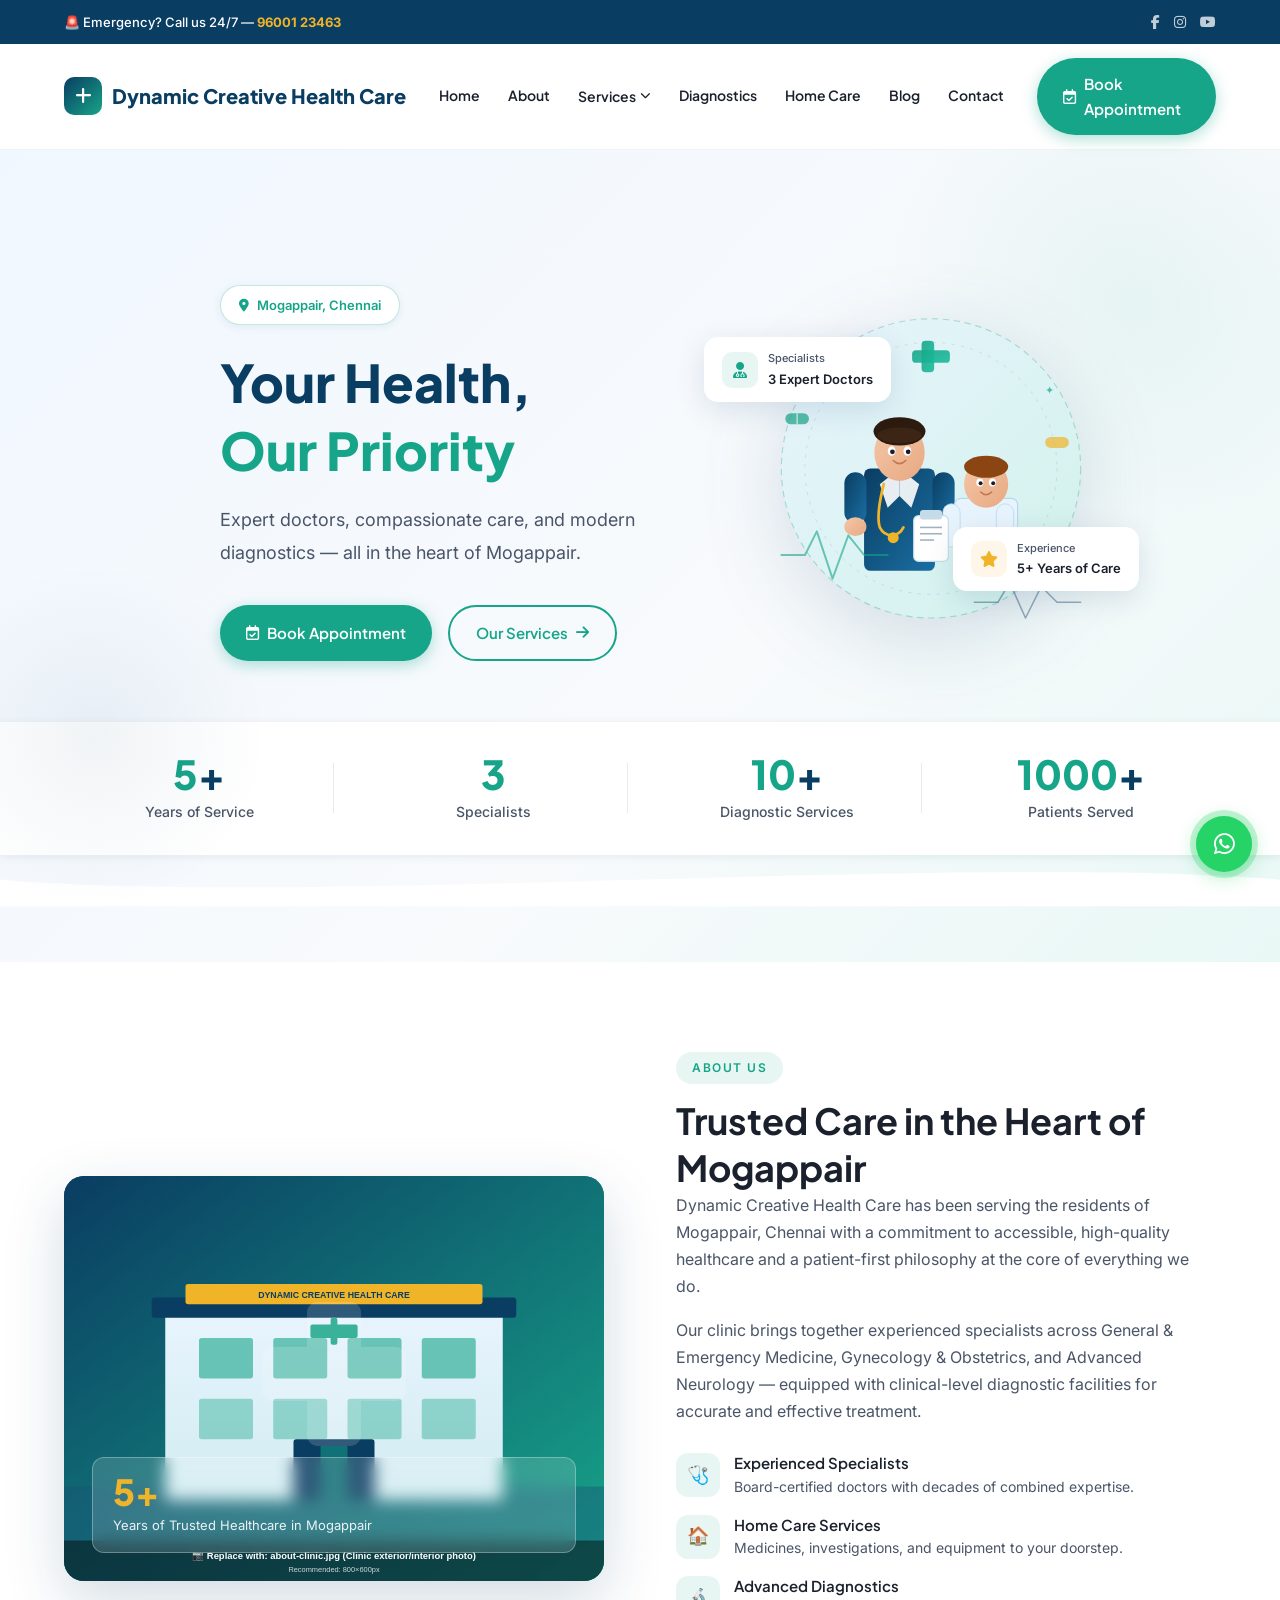
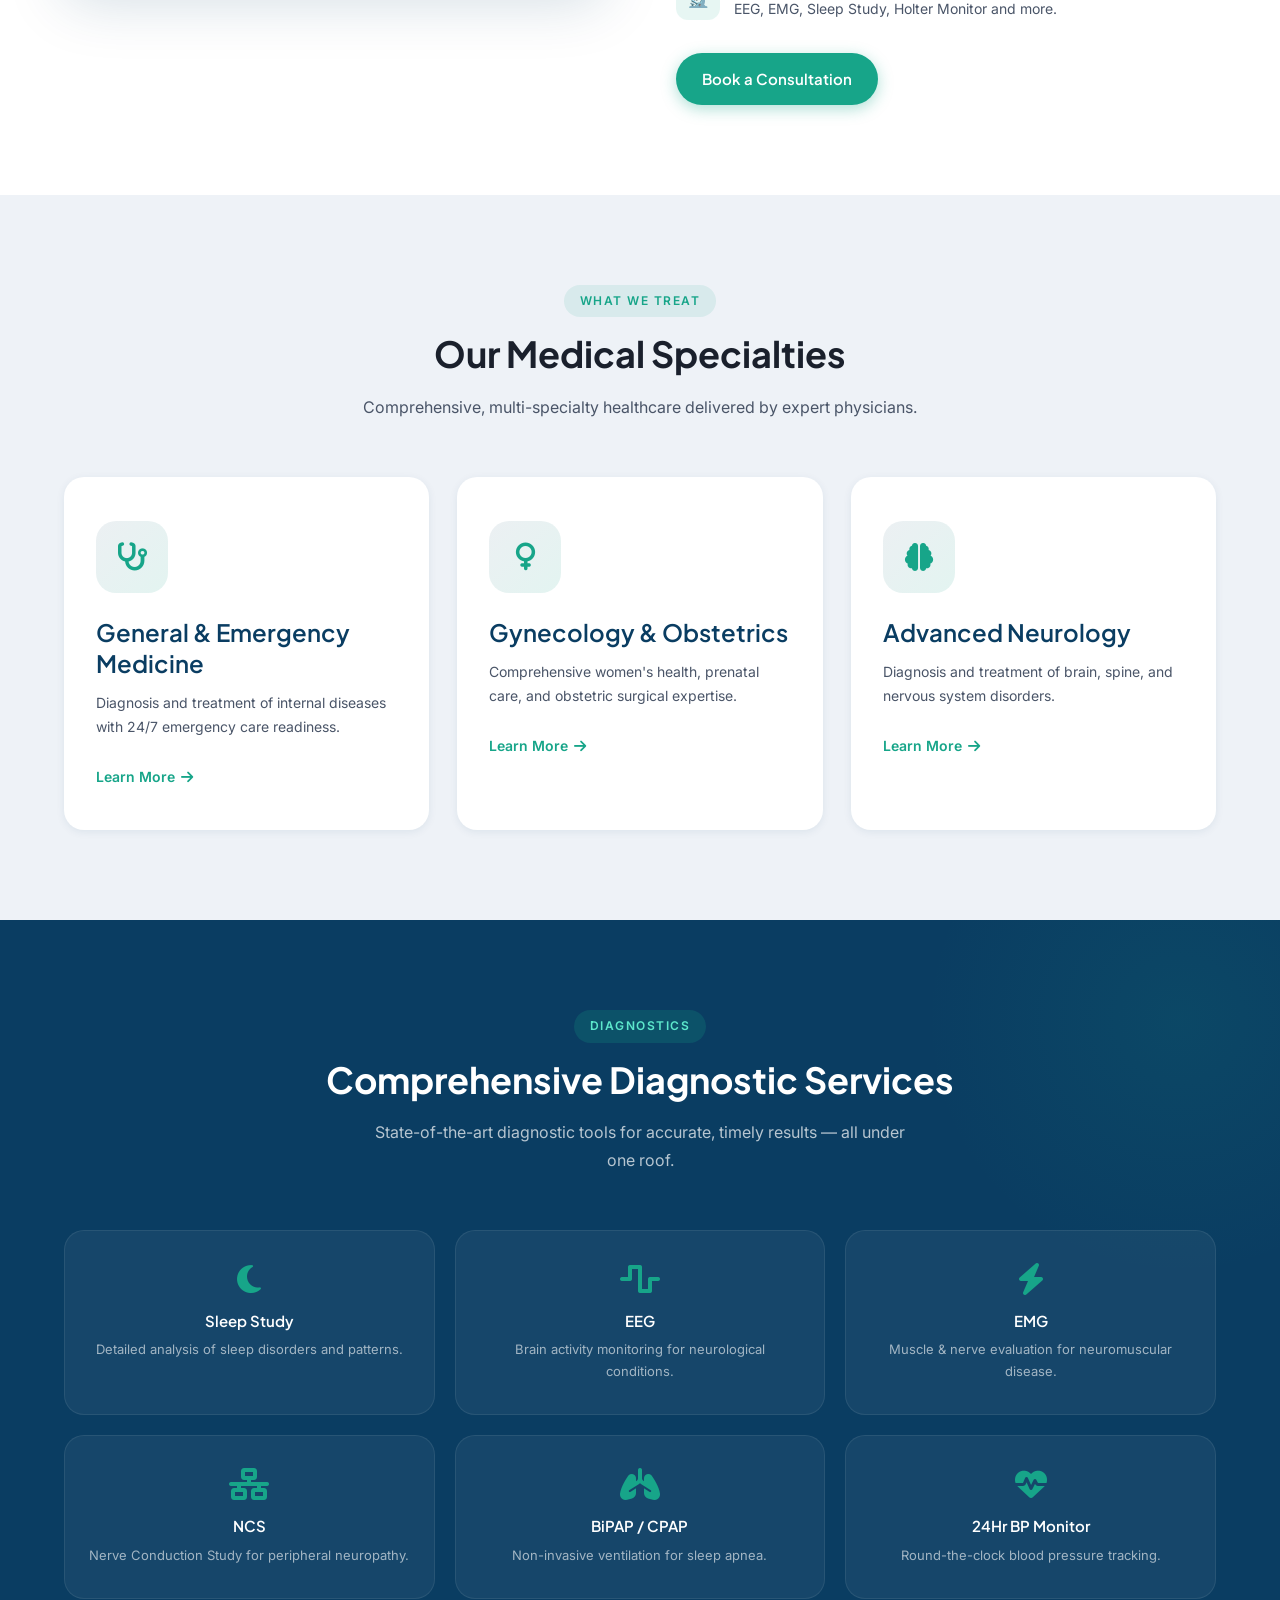
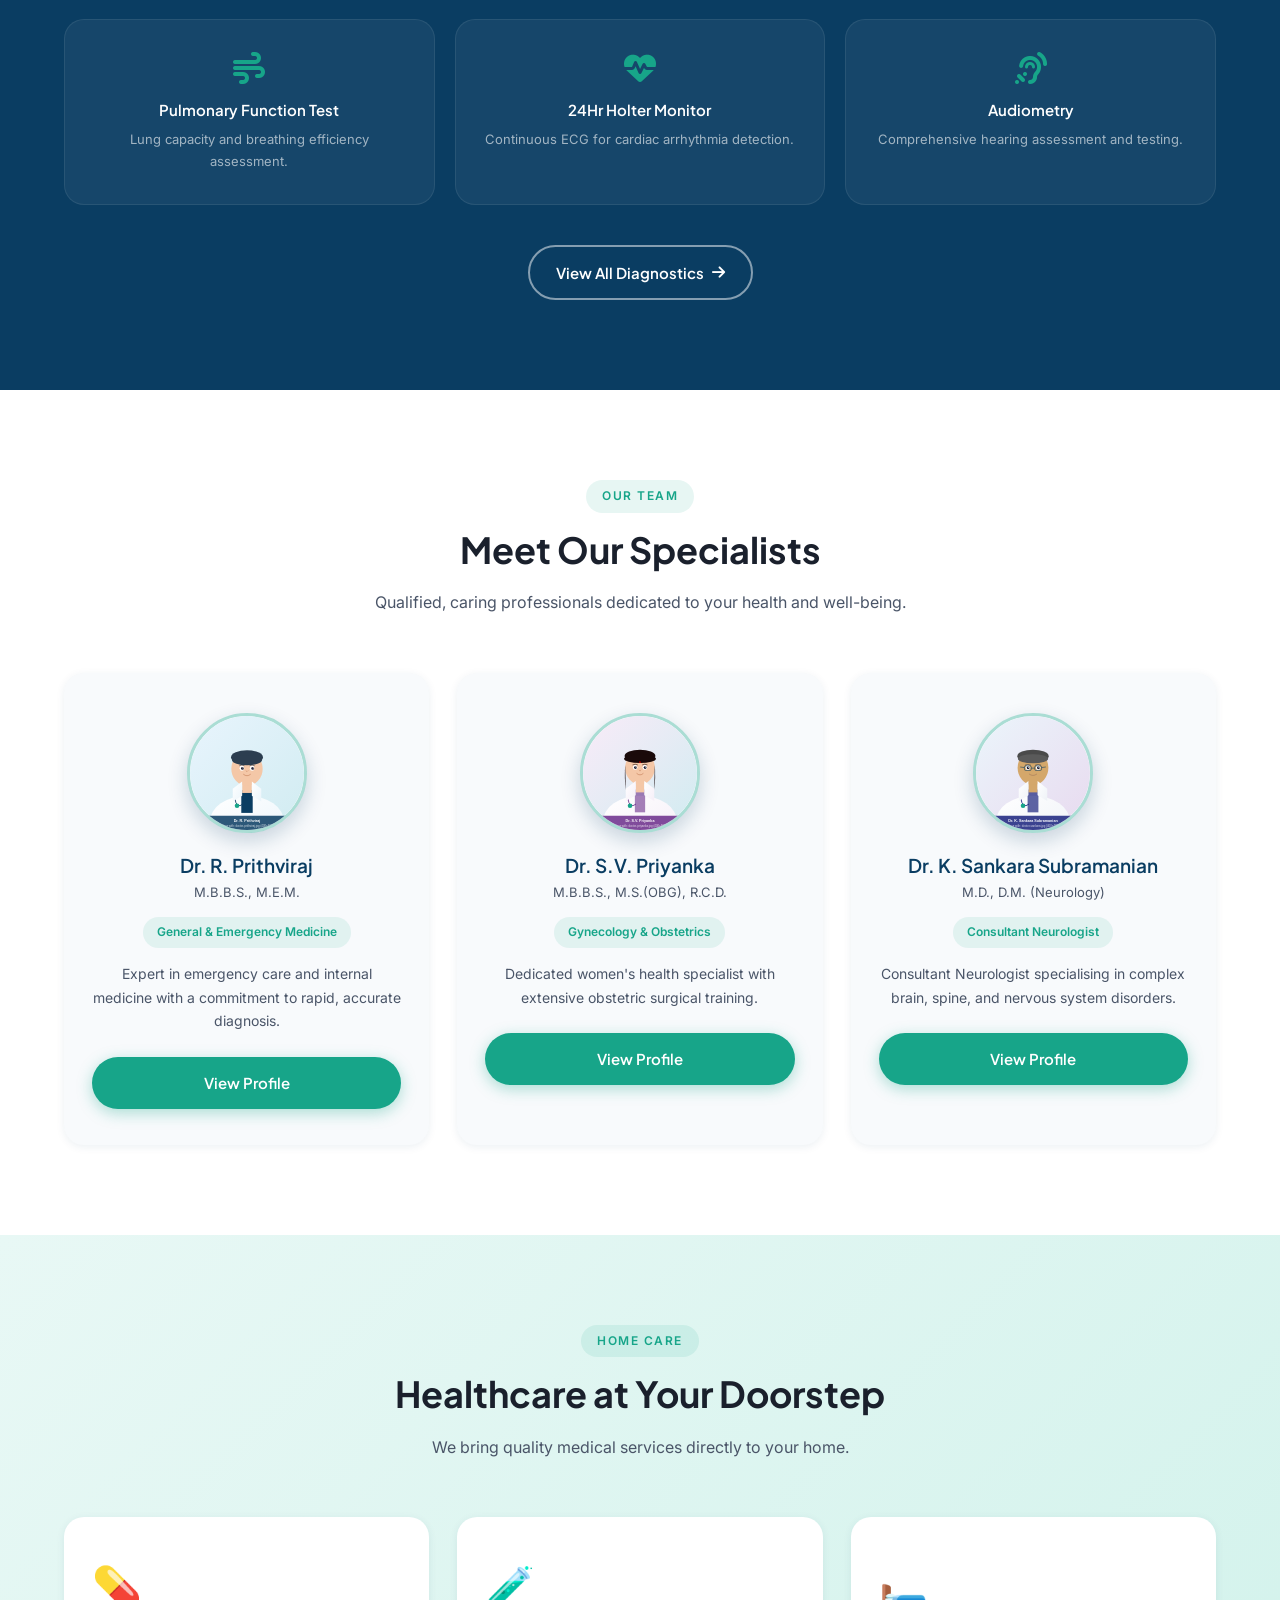
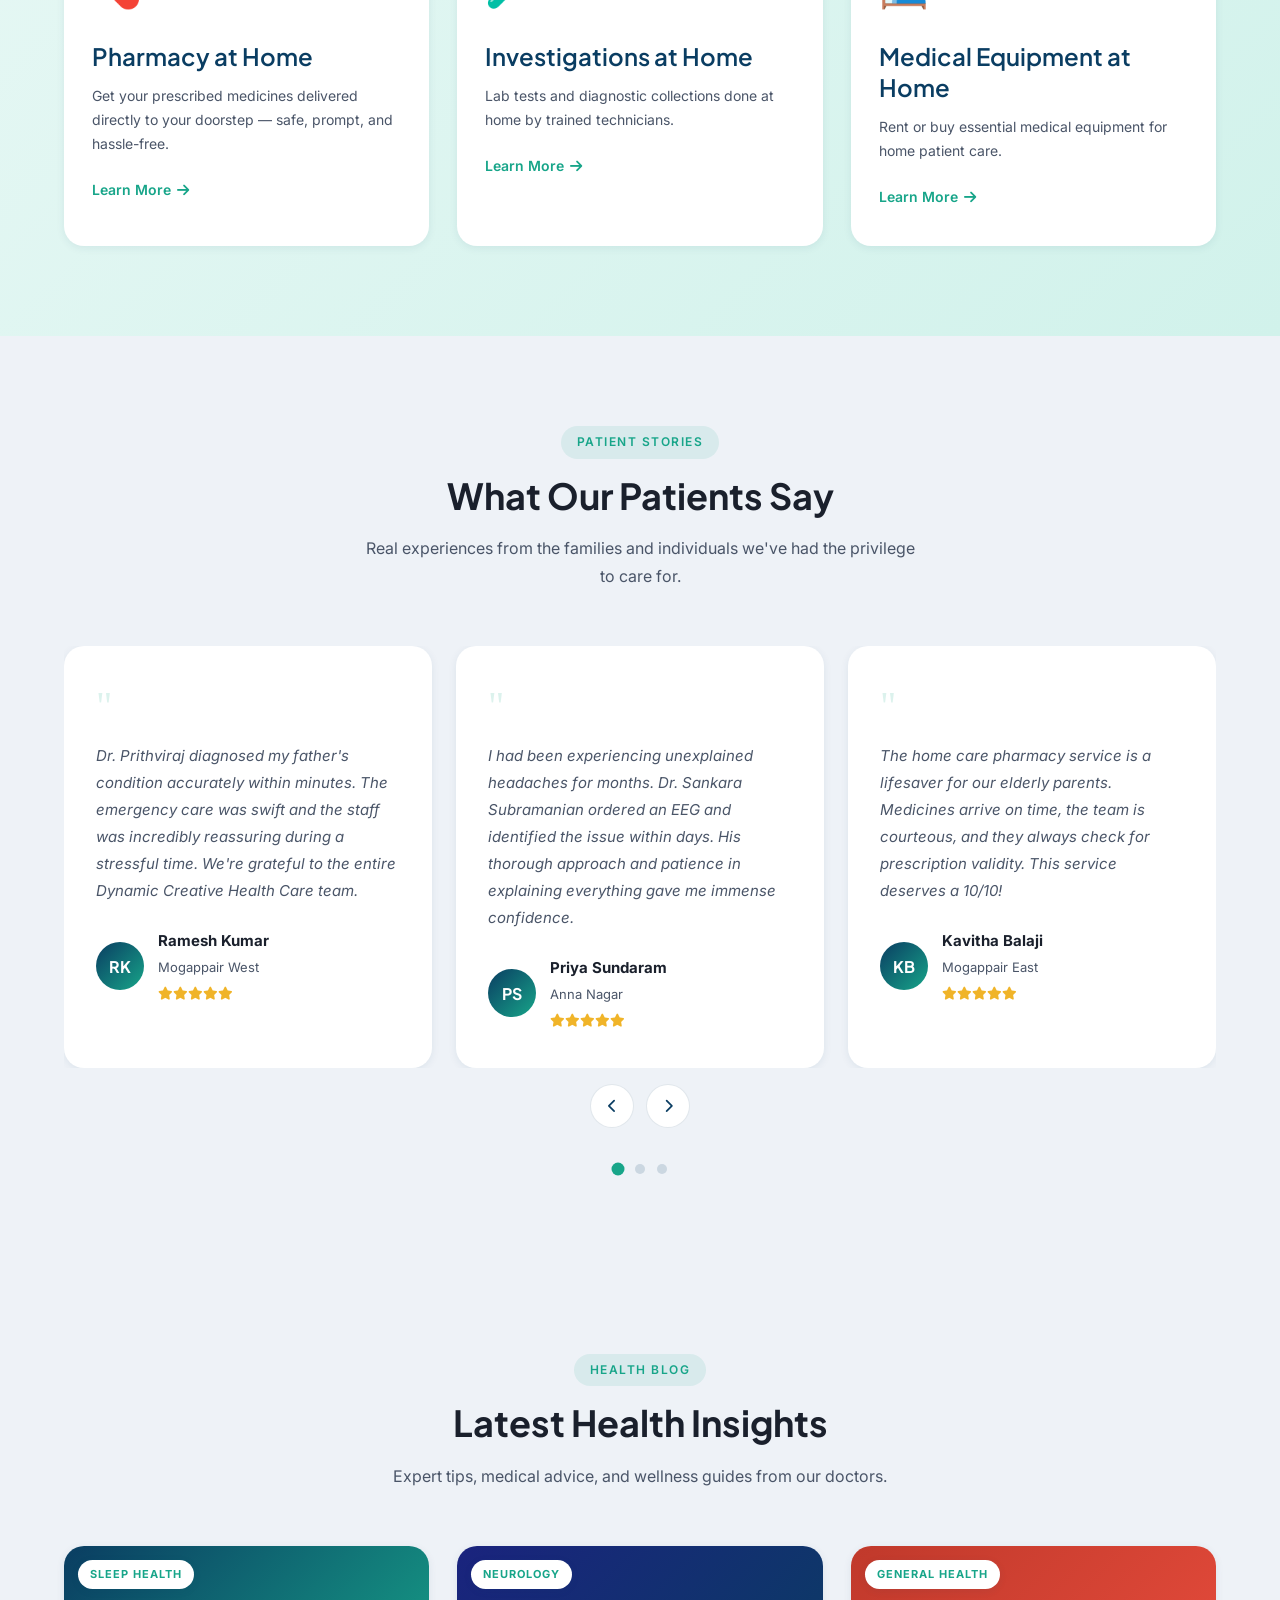
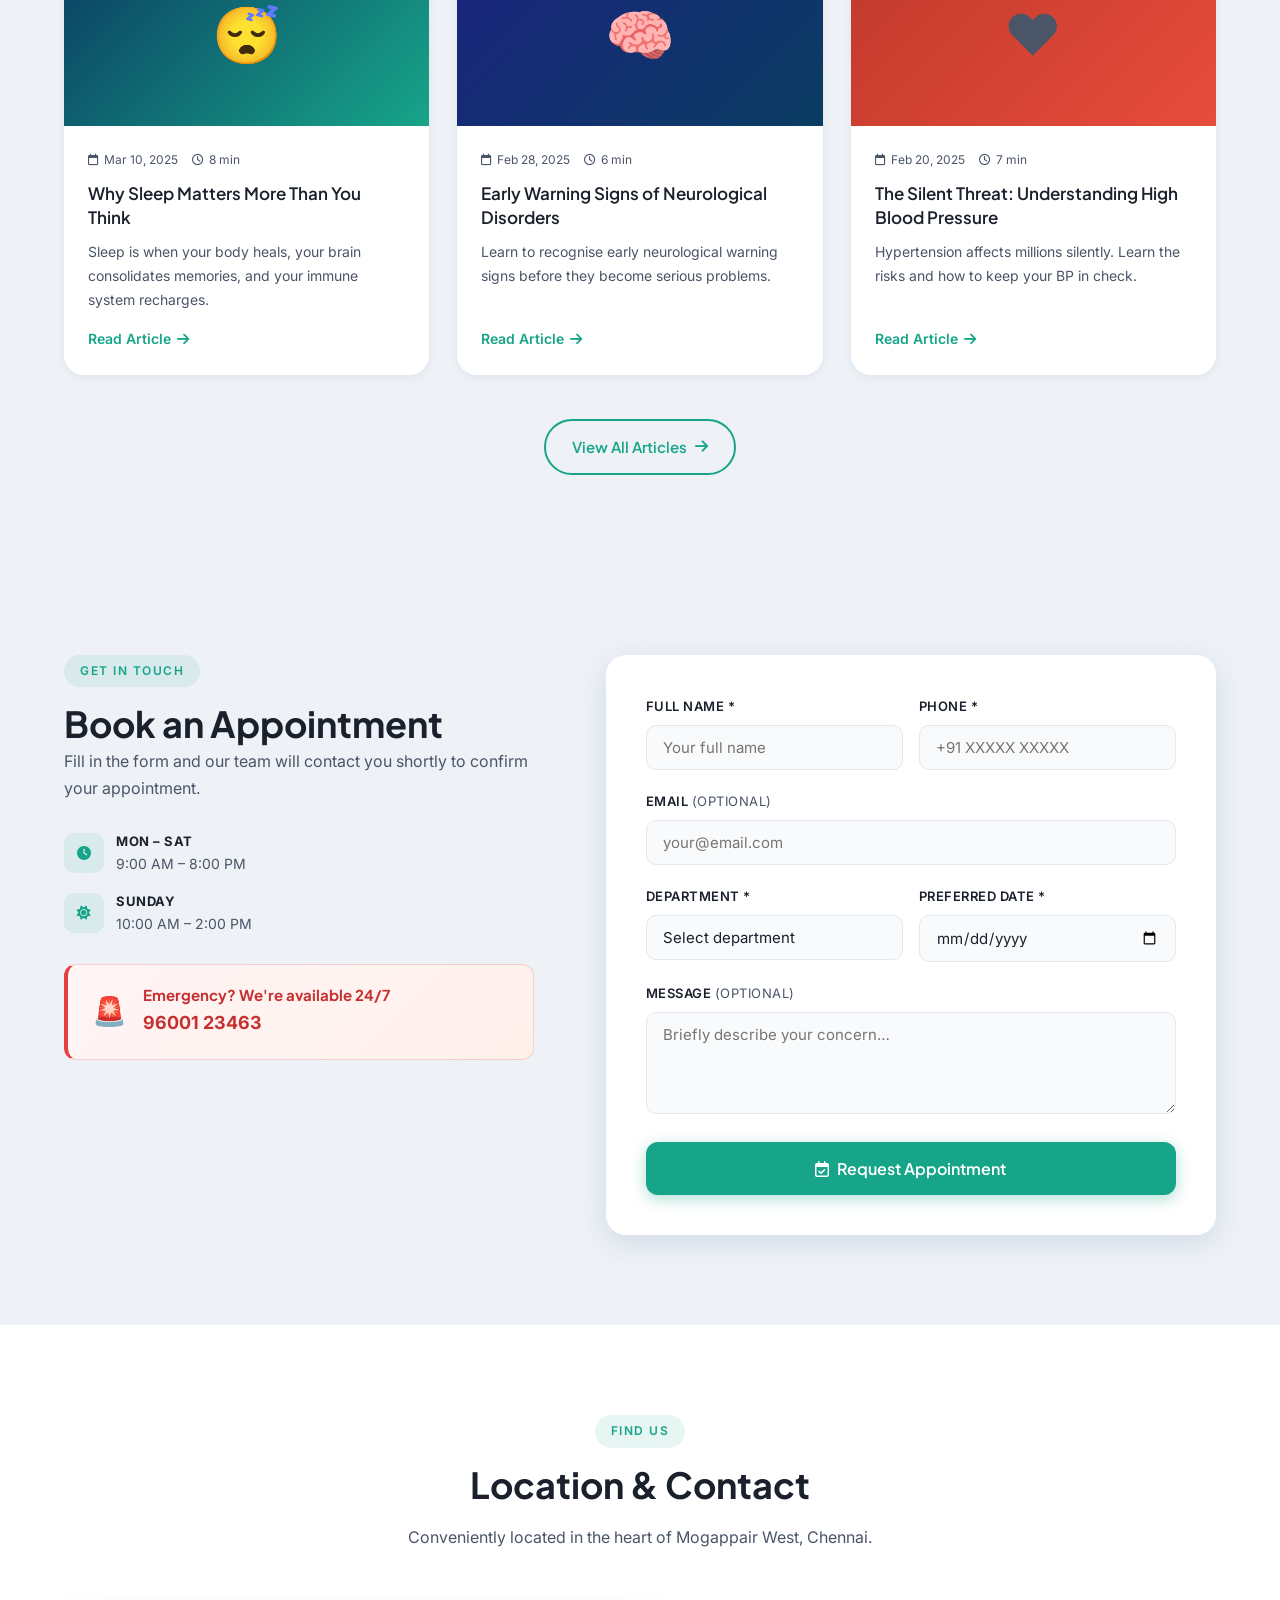
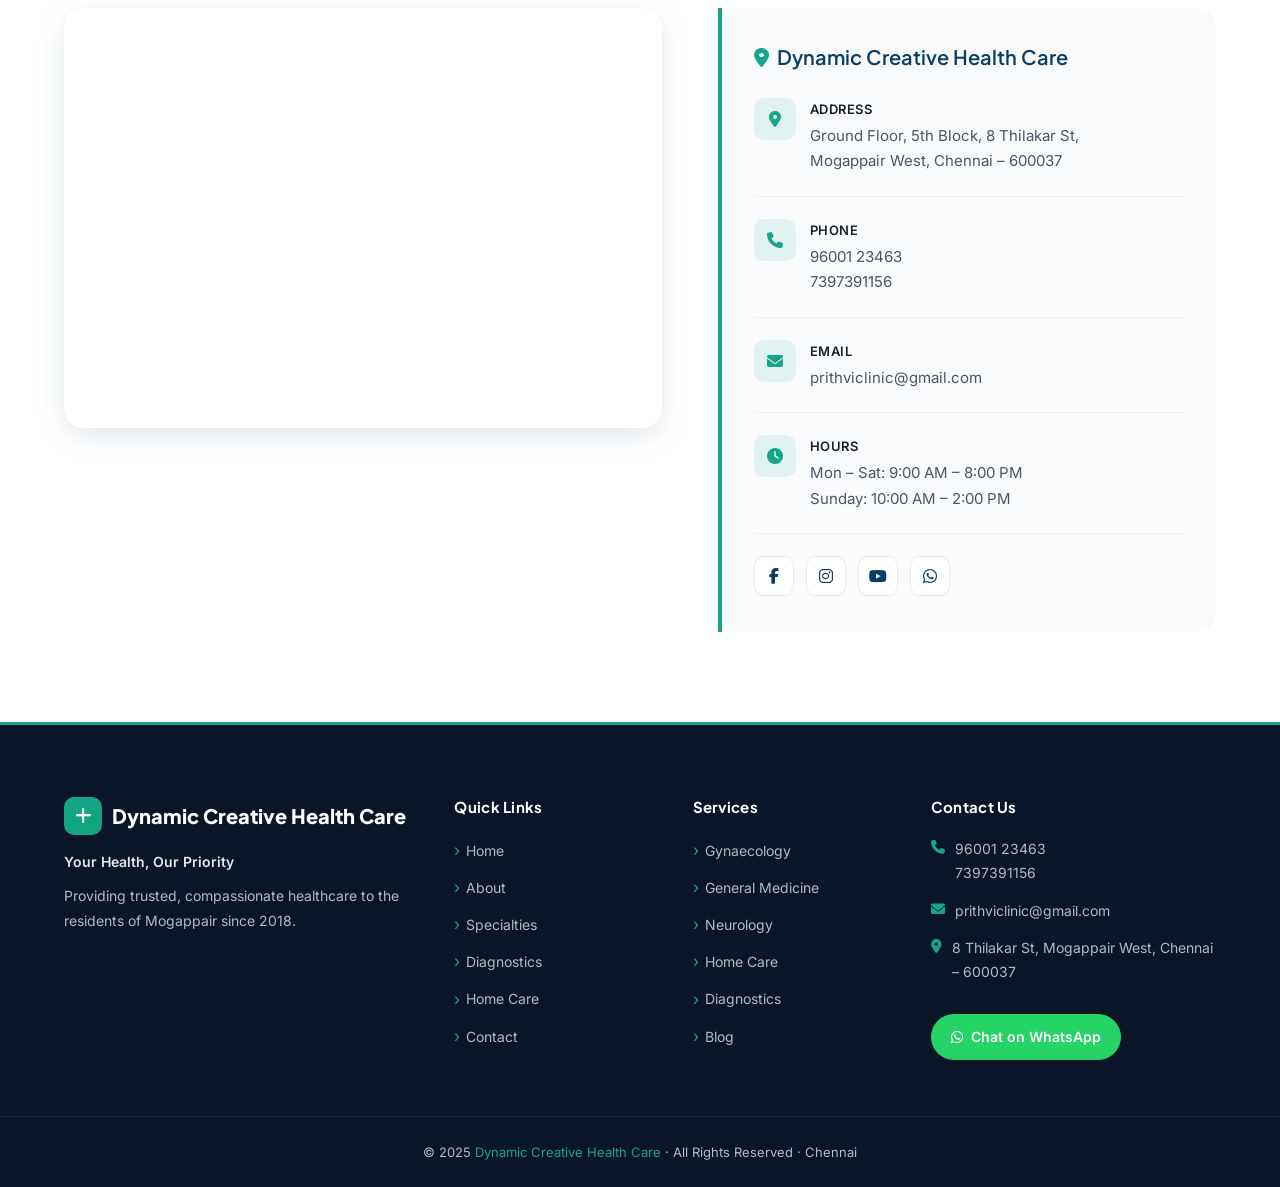
<file: index.html>
<!DOCTYPE html>
<html lang="en">
<head>
  <meta charset="UTF-8" />
  <meta name="viewport" content="width=device-width, initial-scale=1.0" />
  <title>Dynamic Creative Health Care | Trusted Healthcare in Mogappair, Chennai</title>
  <meta name="description" content="Dynamic Creative Health Care in Mogappair, Chennai offers General Medicine, Gynecology, Neurology, and advanced diagnostics. Book an appointment today." />
  <meta name="keywords" content="clinic Chennai, doctor Mogappair, gynecology Chennai, neurology Chennai, general medicine Chennai" />
  <meta property="og:title" content="Dynamic Creative Health Care" />
  <meta property="og:description" content="Your Health, Our Priority — Expert care in Mogappair, Chennai" />
  <link rel="canonical" href="https://dynamiccreativehealthcare.com" />
  <link rel="preconnect" href="https://fonts.googleapis.com" />
  <link rel="preconnect" href="https://fonts.gstatic.com" crossorigin />
  <link href="https://fonts.googleapis.com/css2?family=Plus+Jakarta+Sans:wght@400;500;600;700;800&family=Inter:wght@400;500;600&display=swap" rel="stylesheet" />
  <link rel="stylesheet" href="https://cdnjs.cloudflare.com/ajax/libs/font-awesome/6.5.1/css/all.min.css" />
  <link rel="stylesheet" href="css/styles.css" />
  <style>
    /* ── Hero ─────────────────────────────────────────────── */
    #hero {
      min-height: calc(100vh - 88px);
      background: linear-gradient(135deg,#f0f7ff 0%,var(--bg) 60%,#e8f8f5 100%);
      display: flex; flex-direction: column; justify-content: center;
      padding: 80px 0 0; position: relative; overflow: hidden;
    }
    #hero::before { content:''; position:absolute; top:-100px; right:-100px; width:500px; height:500px; background:radial-gradient(circle,rgba(23,165,137,.08) 0%,transparent 70%); border-radius:50%; }
    #hero::after  { content:''; position:absolute; bottom:50px; left:-80px; width:350px; height:350px; background:radial-gradient(circle,rgba(10,61,98,.06) 0%,transparent 70%); border-radius:50%; }
    .hero-inner { display:grid; grid-template-columns:55% 45%; align-items:center; gap:60px; position:relative; z-index:1; }
    .hero-badge { display:inline-flex; align-items:center; gap:8px; background:var(--white); border:1px solid rgba(23,165,137,.25); border-radius:50px; padding:8px 18px; font-size:13px; font-weight:600; color:var(--secondary); margin-bottom:24px; box-shadow:var(--shadow-sm); }
    .hero-content h1 { margin-bottom:20px; color:var(--primary); }
    .hero-content h1 span { color:var(--secondary); }
    .hero-content p { font-size:18px; color:var(--text-body); max-width:480px; margin-bottom:36px; line-height:1.8; }
    .hero-buttons { display:flex; gap:16px; flex-wrap:wrap; }
    .hero-visual { display:flex; align-items:center; justify-content:center; position:relative; }
    .hero-svg-wrap { width:100%; max-width:480px; position:relative; }
    .hero-svg-wrap svg { width:100%; height:auto; filter:drop-shadow(0 20px 40px rgba(10,61,98,.15)); }
    .floating-card { position:absolute; background:var(--white); border-radius:14px; padding:12px 18px; box-shadow:var(--shadow-md); display:flex; align-items:center; gap:10px; font-size:13px; font-weight:600; color:var(--text-dark); animation:floatCard 4s ease-in-out infinite; }
    .floating-card .fc-icon { width:36px; height:36px; border-radius:10px; display:flex; align-items:center; justify-content:center; font-size:16px; flex-shrink:0; }
    .floating-card.card-1 { top:10%; left:-10%; animation-delay:0s; }
    .floating-card.card-2 { bottom:15%; right:-5%; animation-delay:2s; }
    @keyframes floatCard { 0%,100%{transform:translateY(0)} 50%{transform:translateY(-10px)} }

    /* ── Stats Bar ────────────────────────────────────────── */
    .stats-bar { background:var(--white); border-top:1px solid rgba(10,61,98,.06); margin-top:60px; padding:32px 0; box-shadow:var(--shadow-sm); }
    .stats-grid { display:grid; grid-template-columns:repeat(4,1fr); gap:24px; text-align:center; }
    .stat-item { position:relative; }
    .stat-item:not(:last-child)::after { content:''; position:absolute; right:0; top:50%; transform:translateY(-50%); width:1px; height:50px; background:rgba(10,61,98,.1); }
    .stat-number { font-family:'Plus Jakarta Sans',sans-serif; font-size:40px; font-weight:800; color:var(--primary); line-height:1; margin-bottom:6px; }
    .stat-number span { color:var(--secondary); }
    .stat-label { font-size:14px; font-weight:500; color:var(--text-body); }
    .wave-divider { display:block; width:100%; line-height:0; margin-top:-2px; }

    /* ── About ────────────────────────────────────────────── */
    #about { background:var(--white); }
    .about-grid { display:grid; grid-template-columns:1fr 1fr; gap:72px; align-items:center; }
    .about-image-wrap { aspect-ratio:4/3; background:linear-gradient(135deg,var(--primary) 0%,var(--secondary) 100%); border-radius:var(--radius-lg); position:relative; overflow:hidden; box-shadow:var(--shadow-lg); }
    .about-image-wrap::before { content:''; position:absolute; inset:0; background:url("data:image/svg+xml,%3Csvg width='100' height='100' viewBox='0 0 100 100' xmlns='http://www.w3.org/2000/svg'%3E%3Cg fill='%23ffffff' fill-opacity='0.04'%3E%3Ccircle cx='25' cy='25' r='25'/%3E%3Ccircle cx='75' cy='75' r='25'/%3E%3C/g%3E%3C/svg%3E") repeat; }
    .about-cross { position:absolute; top:50%; left:50%; transform:translate(-50%,-50%); opacity:.15; }
    .about-cross svg { width:180px; height:180px; }
    .about-overlay-text { position:absolute; bottom:28px; left:28px; right:28px; }
    .about-overlay-badge { background:rgba(255,255,255,.15); backdrop-filter:blur(8px); border:1px solid rgba(255,255,255,.3); border-radius:12px; padding:16px 20px; color:var(--white); }
    .about-overlay-badge .aob-number { font-family:'Plus Jakarta Sans',sans-serif; font-size:36px; font-weight:800; color:var(--accent); line-height:1; }
    .about-overlay-badge .aob-text { font-size:13px; opacity:.9; margin-top:4px; }
    .about-content p { margin-bottom:16px; }
    .about-features { margin:28px 0 32px; display:flex; flex-direction:column; gap:16px; }
    .about-feature { display:flex; align-items:flex-start; gap:14px; }
    .about-feature .af-icon { width:44px; height:44px; background:rgba(23,165,137,.1); border-radius:12px; display:flex; align-items:center; justify-content:center; font-size:18px; flex-shrink:0; }
    .about-feature .af-text h4 { font-size:15px; font-weight:600; color:var(--text-dark); margin-bottom:2px; }
    .about-feature .af-text p { font-size:14px; margin:0; }

    /* ── Specialties ──────────────────────────────────────── */
    #specialties { background:var(--bg-alt); }
    .specialties-grid { display:grid; grid-template-columns:repeat(3,1fr); gap:28px; }
    .specialty-card { background:var(--white); border-radius:var(--radius-lg); padding:40px 32px; box-shadow:var(--shadow-sm); border-top:4px solid transparent; transition:var(--transition); }
    .specialty-card:hover { transform:translateY(-8px); box-shadow:var(--shadow-lg); border-top-color:var(--secondary); }
    .specialty-icon { width:72px; height:72px; background:linear-gradient(135deg,rgba(10,61,98,.08),rgba(23,165,137,.12)); border-radius:var(--radius-lg); display:flex; align-items:center; justify-content:center; font-size:28px; color:var(--secondary); margin-bottom:24px; transition:var(--transition); }
    .specialty-card:hover .specialty-icon { background:linear-gradient(135deg,var(--primary),var(--secondary)); color:var(--white); }
    .specialty-card h3 { margin-bottom:12px; color:var(--primary); }
    .specialty-card p { font-size:14px; margin-bottom:24px; }
    .specialty-card .learn-more { color:var(--secondary); font-weight:600; font-size:14px; display:inline-flex; align-items:center; gap:6px; transition:var(--transition); }
    .specialty-card .learn-more:hover { gap:10px; }

    /* ── Diagnostics ──────────────────────────────────────── */
    #diagnostics { background:var(--primary); position:relative; overflow:hidden; }
    #diagnostics::before { content:''; position:absolute; top:-200px; right:-200px; width:600px; height:600px; background:radial-gradient(circle,rgba(23,165,137,.1) 0%,transparent 60%); border-radius:50%; }
    #diagnostics .section-header h2 { color:var(--white); }
    #diagnostics .section-header p { color:rgba(255,255,255,.7); }
    .diagnostics-grid { display:grid; grid-template-columns:repeat(3,1fr); gap:20px; position:relative; z-index:1; }
    .diagnostic-tile { background:rgba(255,255,255,.05); border:1px solid rgba(255,255,255,.08); border-radius:var(--radius-lg); padding:32px 24px; text-align:center; transition:var(--transition); }
    .diagnostic-tile:hover { background:rgba(255,255,255,.09); border-color:var(--secondary); box-shadow:0 0 25px rgba(23,165,137,.25); transform:scale(1.03); }
    .diagnostic-tile .dt-icon { font-size:32px; color:var(--secondary); margin-bottom:16px; display:block; }
    .diagnostic-tile h4 { font-size:15px; font-weight:600; color:var(--white); margin-bottom:8px; }
    .diagnostic-tile p { font-size:13px; color:rgba(255,255,255,.6); }

    /* ── Doctors ──────────────────────────────────────────── */
    #doctors { background:var(--white); }
    .doctors-grid { display:grid; grid-template-columns:repeat(3,1fr); gap:28px; }
    .doctor-card { background:var(--bg); border-radius:var(--radius-lg); padding:36px 28px; text-align:center; box-shadow:var(--shadow-sm); border-top:4px solid transparent; transition:var(--transition); }
    .doctor-card:hover { transform:translateY(-8px); box-shadow:var(--shadow-lg); border-top-color:var(--secondary); background:var(--white); }
    .doctor-avatar { width:96px; height:96px; border-radius:50%; background:linear-gradient(135deg,var(--primary),var(--secondary)); display:flex; align-items:center; justify-content:center; font-family:'Plus Jakarta Sans',sans-serif; font-size:28px; font-weight:800; color:var(--white); margin:0 auto 20px; box-shadow:0 8px 20px rgba(10,61,98,.2); }
    .doctor-card h3 { font-size:19px; color:var(--primary); margin-bottom:4px; }
    .doctor-quals { font-size:13px; color:var(--text-body); margin-bottom:14px; }
    .doctor-badge { display:inline-block; background:rgba(23,165,137,.1); color:var(--secondary); font-size:12px; font-weight:600; padding:5px 14px; border-radius:50px; margin-bottom:14px; }
    .doctor-desc { font-size:14px; color:var(--text-body); margin-bottom:24px; }

    /* ── Home Care ────────────────────────────────────────── */
    #homecare-home { background:linear-gradient(135deg,#E8F8F5 0%,#D1F2EB 100%); }
    .homecare-grid-home { display:grid; grid-template-columns:repeat(3,1fr); gap:28px; }
    .homecare-card-home { background:var(--white); border-radius:var(--radius-lg); padding:36px 28px; box-shadow:var(--shadow-sm); transition:var(--transition); }
    .homecare-card-home:hover { transform:translateY(-8px); box-shadow:var(--shadow-md); }
    .homecare-icon-home { font-size:40px; margin-bottom:20px; display:block; }
    .homecare-card-home h3 { color:var(--primary); margin-bottom:12px; }
    .homecare-card-home p { font-size:14px; margin-bottom:20px; }
    .homecare-card-home .learn-more { color:var(--secondary); font-weight:600; font-size:14px; display:inline-flex; align-items:center; gap:6px; transition:var(--transition); }
    .homecare-card-home .learn-more:hover { gap:10px; }

    /* ── Appointment ──────────────────────────────────────── */
    #appointment { background:var(--bg-alt); }
    .appointment-grid { display:grid; grid-template-columns:1fr 1.3fr; gap:72px; align-items:start; }
    .emergency-alert { background:linear-gradient(135deg,#fff5f5,#fff0eb); border:1px solid rgba(229,62,62,.2); border-left:4px solid #e53e3e; border-radius:var(--radius); padding:20px 24px; display:flex; align-items:center; gap:16px; }
    .emergency-alert .ea-icon { font-size:28px; flex-shrink:0; }
    .emergency-alert h4 { font-size:15px; color:#c53030; margin-bottom:4px; }
    .emergency-alert a { color:#c53030; font-weight:700; font-size:18px; }
    .form-card { background:var(--white); border-radius:var(--radius-lg); padding:40px; box-shadow:var(--shadow-md); }
    .form-row { display:grid; grid-template-columns:1fr 1fr; gap:16px; }
    .form-group { margin-bottom:20px; }
    .form-group label { display:block; font-size:13px; font-weight:600; color:var(--text-dark); margin-bottom:8px; text-transform:uppercase; letter-spacing:.5px; }
    .form-group input,.form-group select,.form-group textarea { width:100%; padding:12px 16px; border:1.5px solid #e2e8f0; border-radius:10px; font-size:15px; color:var(--text-dark); background:var(--bg); transition:var(--transition); appearance:none; }
    .form-group input:focus,.form-group select:focus,.form-group textarea:focus { outline:none; border-color:var(--secondary); background:var(--white); box-shadow:0 0 0 3px rgba(23,165,137,.1); }
    .form-group textarea { resize:vertical; min-height:100px; }
    .form-group.hidden { display:none; }
    .form-success { display:none; text-align:center; padding:40px 24px; }
    .form-success .fs-icon { width:72px; height:72px; background:rgba(23,165,137,.1); border-radius:50%; display:flex; align-items:center; justify-content:center; font-size:30px; color:var(--secondary); margin:0 auto 20px; }
    .form-success h3 { color:var(--primary); margin-bottom:12px; }

    /* ── Contact ──────────────────────────────────────────── */
    #contact { background:var(--white); }
    .contact-grid { display:grid; grid-template-columns:1.2fr 1fr; gap:56px; align-items:start; }
    .map-wrap { border-radius:var(--radius-lg); overflow:hidden; box-shadow:var(--shadow-md); height:420px; }
    .map-wrap iframe { width:100%; height:100%; border:none; }
    .contact-card { border-left:4px solid var(--secondary); background:var(--bg); border-radius:0 var(--radius-lg) var(--radius-lg) 0; padding:36px 32px; }
    .contact-card h3 { color:var(--primary); margin-bottom:28px; font-size:20px; }
    .contact-item { display:flex; align-items:flex-start; gap:14px; margin-bottom:22px; padding-bottom:22px; border-bottom:1px solid rgba(10,61,98,.06); }
    .contact-item:last-of-type { border-bottom:none; }
    .contact-item .ci-icon { width:42px; height:42px; background:rgba(23,165,137,.1); border-radius:10px; display:flex; align-items:center; justify-content:center; font-size:16px; color:var(--secondary); flex-shrink:0; }
    .contact-item .ci-text strong { display:block; font-size:13px; font-weight:600; color:var(--text-dark); text-transform:uppercase; letter-spacing:.5px; margin-bottom:3px; }
    .contact-item .ci-text span,.contact-item .ci-text a { font-size:15px; color:var(--text-body); display:block; }
    .contact-item .ci-text a:hover { color:var(--secondary); }
    .contact-socials { display:flex; gap:12px; margin-top:20px; }
    .contact-socials a { width:40px; height:40px; background:var(--white); border:1.5px solid rgba(10,61,98,.1); border-radius:10px; display:flex; align-items:center; justify-content:center; font-size:16px; color:var(--primary); transition:var(--transition); }
    .contact-socials a:hover { background:var(--secondary); color:var(--white); border-color:var(--secondary); }

    /* ── Blog Preview ─────────────────────────────────────── */
    #blog-preview { background:var(--bg-alt); }
    .blog-preview-grid { display:grid; grid-template-columns:repeat(3,1fr); gap:28px; }

    /* ── Responsive ───────────────────────────────────────── */
    @media(max-width:900px){
      .hero-inner,.about-grid,.appointment-grid,.contact-grid{ grid-template-columns:1fr; gap:40px; }
      .hero-visual{ order:-1; max-width:380px; margin:0 auto; }
      .hero-content h1,.hero-content p{ text-align:center; max-width:100%; }
      .hero-badge{ margin:0 auto 24px; width:fit-content; display:flex; }
      .hero-buttons{ justify-content:center; }
      .specialties-grid,.doctors-grid,.homecare-grid-home,.blog-preview-grid{ grid-template-columns:repeat(2,1fr); }
      .diagnostics-grid{ grid-template-columns:repeat(2,1fr); }
    }
    @media(max-width:768px){
      section{ padding:64px 0; }
      .specialties-grid,.doctors-grid{ grid-template-columns:1fr; }
      .homecare-grid-home,.blog-preview-grid{ grid-template-columns:1fr; }
      .diagnostics-grid{ grid-template-columns:1fr 1fr; }
      .form-row{ grid-template-columns:1fr; }
      .stats-grid{ grid-template-columns:repeat(2,1fr); }
      .stat-item:nth-child(2)::after{ display:none; }
    }
    @media(max-width:480px){
      .stats-grid{ grid-template-columns:repeat(2,1fr); }
      .stat-item::after{ display:none; }
      .diagnostics-grid{ grid-template-columns:1fr; }
      .hero-buttons{ flex-direction:column; align-items:center; }
      .hero-buttons .btn{ width:100%; justify-content:center; max-width:280px; }
      .form-card{ padding:24px 20px; }
    }
  </style>
</head>
<body>

<!-- ── Emergency Bar ──────────────────────────────────── -->
<div id="emergency-bar">
  <div class="container">
    <div class="emergency-text">🚨 Emergency? Call us 24/7 — <a href="tel:9600123463">96001 23463</a></div>
    <div class="social-icons">
      <a href="#" aria-label="Facebook"><i class="fab fa-facebook-f"></i></a>
      <a href="#" aria-label="Instagram"><i class="fab fa-instagram"></i></a>
      <a href="#" aria-label="YouTube"><i class="fab fa-youtube"></i></a>
    </div>
  </div>
</div>

<!-- ── Navbar ─────────────────────────────────────────── -->
<nav id="navbar">
  <div class="container">
    <a href="index.html" class="nav-logo">
      <div class="logo-icon"><i class="fa-solid fa-plus"></i></div>
      Dynamic Creative Health Care
    </a>
    <div class="nav-links">
      <a href="#hero" class="active">Home</a>
      <a href="#about">About</a>
      <div class="nav-dropdown">
        <button class="nav-drop-toggle">Services <i class="fa-solid fa-chevron-down fa-xs"></i></button>
        <div class="nav-drop-menu">
          <a href="services/general-medicine.html"><i class="fa-solid fa-stethoscope"></i> General Medicine</a>
          <a href="services/gynecology.html"><i class="fa-solid fa-venus"></i> Gynecology</a>
          <a href="services/neurology.html"><i class="fa-solid fa-brain"></i> Neurology</a>
        </div>
      </div>
      <a href="diagnostics.html">Diagnostics</a>
      <a href="homecare.html">Home Care</a>
      <a href="blog/index.html">Blog</a>
      <a href="#contact">Contact</a>
    </div>
    <a href="#appointment" class="btn btn-primary nav-cta">
      <i class="fa-regular fa-calendar-check"></i> Book Appointment
    </a>
    <button class="hamburger" id="hamburger" aria-label="Toggle menu">
      <span></span><span></span><span></span>
    </button>
  </div>
</nav>

<!-- Mobile Nav -->
<div class="mobile-nav" id="mobileNav">
  <a href="#hero"       onclick="closeMobileNav()">Home</a>
  <a href="#about"      onclick="closeMobileNav()">About</a>
  <div class="mobile-divider"></div>
  <a href="services/general-medicine.html" onclick="closeMobileNav()">General Medicine</a>
  <a href="services/gynecology.html"       onclick="closeMobileNav()">Gynecology</a>
  <a href="services/neurology.html"        onclick="closeMobileNav()">Neurology</a>
  <div class="mobile-divider"></div>
  <a href="diagnostics.html"  onclick="closeMobileNav()">Diagnostics</a>
  <a href="homecare.html"     onclick="closeMobileNav()">Home Care</a>
  <a href="blog/index.html"   onclick="closeMobileNav()">Blog</a>
  <a href="#contact"          onclick="closeMobileNav()">Contact</a>
  <a href="#appointment" class="btn btn-primary mobile-nav-cta" onclick="closeMobileNav()">Book Appointment</a>
</div>

<!-- ── Hero ──────────────────────────────────────────── -->
<section id="hero">
  <div class="container">
    <div class="hero-inner">
      <div class="hero-content reveal">
        <div class="hero-badge"><i class="fa-solid fa-location-dot"></i> Mogappair, Chennai</div>
        <h1>Your Health,<br><span>Our Priority</span></h1>
        <p>Expert doctors, compassionate care, and modern diagnostics — all in the heart of Mogappair.</p>
        <div class="hero-buttons">
          <a href="#appointment" class="btn btn-primary"><i class="fa-regular fa-calendar-check"></i> Book Appointment</a>
          <a href="#specialties" class="btn btn-outline">Our Services <i class="fa-solid fa-arrow-right"></i></a>
        </div>
      </div>

      <div class="hero-visual reveal reveal-delay-2">
        <div class="hero-svg-wrap">
          <svg viewBox="0 0 480 420" xmlns="http://www.w3.org/2000/svg" aria-label="Medical illustration">
            <defs>
              <linearGradient id="bgGrad" x1="0%" y1="0%" x2="100%" y2="100%"><stop offset="0%" style="stop-color:#e8f4fd"/><stop offset="100%" style="stop-color:#d1f2eb"/></linearGradient>
              <linearGradient id="blueGrad" x1="0%" y1="0%" x2="100%" y2="100%"><stop offset="0%" style="stop-color:#0A3D62"/><stop offset="100%" style="stop-color:#1a6fa3"/></linearGradient>
              <linearGradient id="tealGrad" x1="0%" y1="0%" x2="100%" y2="100%"><stop offset="0%" style="stop-color:#17A589"/><stop offset="100%" style="stop-color:#1abc9c"/></linearGradient>
              <linearGradient id="skinGrad" x1="0%" y1="0%" x2="100%" y2="100%"><stop offset="0%" style="stop-color:#f4c7a7"/><stop offset="100%" style="stop-color:#e8a882"/></linearGradient>
            </defs>
            <circle cx="240" cy="210" r="190" fill="url(#bgGrad)"/>
            <circle cx="240" cy="210" r="190" fill="none" stroke="#17A589" stroke-width="1.5" stroke-dasharray="8 6" opacity="0.3"/>
            <circle cx="240" cy="210" r="160" fill="none" stroke="#0A3D62" stroke-width="1" stroke-dasharray="4 8" opacity="0.15"/>
            <rect x="155" y="210" width="90" height="130" rx="8" fill="url(#blueGrad)"/>
            <polygon points="200,210 175,230 185,260 200,245" fill="white" opacity="0.9"/>
            <polygon points="200,210 225,230 215,260 200,245" fill="white" opacity="0.9"/>
            <path d="M180 230 Q170 270 175 285 Q180 295 190 295 Q200 295 205 285" fill="none" stroke="#F0B429" stroke-width="3.5" stroke-linecap="round"/>
            <circle cx="192" cy="298" r="7" fill="#F0B429"/>
            <ellipse cx="200" cy="190" rx="32" ry="36" fill="url(#skinGrad)"/>
            <ellipse cx="200" cy="163" rx="33" ry="18" fill="#2d1b10"/>
            <ellipse cx="200" cy="168" rx="28" ry="10" fill="#3d2515"/>
            <ellipse cx="190" cy="188" rx="5" ry="6" fill="white"/><ellipse cx="210" cy="188" rx="5" ry="6" fill="white"/>
            <circle cx="191" cy="189" r="3" fill="#1a1a2e"/><circle cx="211" cy="189" r="3" fill="#1a1a2e"/>
            <path d="M192 200 Q200 208 208 200" fill="none" stroke="#c07850" stroke-width="2" stroke-linecap="round"/>
            <rect x="130" y="215" width="28" height="65" rx="14" fill="url(#blueGrad)"/>
            <rect x="242" y="215" width="28" height="65" rx="14" fill="url(#blueGrad)"/>
            <ellipse cx="144" cy="284" rx="14" ry="12" fill="url(#skinGrad)"/>
            <ellipse cx="256" cy="284" rx="14" ry="12" fill="url(#skinGrad)"/>
            <rect x="270" y="248" width="80" height="100" rx="8" fill="#e8f4fd" stroke="#b8d8f0" stroke-width="1.5"/>
            <ellipse cx="310" cy="230" rx="28" ry="30" fill="url(#skinGrad)"/>
            <ellipse cx="310" cy="208" rx="28" ry="14" fill="#8B4513"/>
            <ellipse cx="302" cy="228" rx="4.5" ry="5" fill="white"/><ellipse cx="318" cy="228" rx="4.5" ry="5" fill="white"/>
            <circle cx="303" cy="229" r="2.5" fill="#1a1a2e"/><circle cx="319" cy="229" r="2.5" fill="#1a1a2e"/>
            <path d="M303 240 Q310 247 317 240" fill="none" stroke="#c07850" stroke-width="2" stroke-linecap="round"/>
            <rect x="255" y="255" width="22" height="55" rx="11" fill="#e8f4fd" stroke="#b8d8f0" stroke-width="1"/>
            <rect x="323" y="255" width="22" height="55" rx="11" fill="#e8f4fd" stroke="#b8d8f0" stroke-width="1"/>
            <rect x="216" y="60" width="48" height="16" rx="5" fill="url(#tealGrad)" opacity="0.9"/>
            <rect x="228" y="48" width="16" height="40" rx="5" fill="url(#tealGrad)" opacity="0.9"/>
            <rect x="218" y="270" width="44" height="58" rx="6" fill="white" stroke="#c5dce8" stroke-width="1.5"/>
            <rect x="226" y="263" width="28" height="12" rx="4" fill="#c5dce8"/>
            <line x1="226" y1="285" x2="254" y2="285" stroke="#a0b4c0" stroke-width="2"/>
            <line x1="226" y1="293" x2="254" y2="293" stroke="#a0b4c0" stroke-width="2"/>
            <line x1="226" y1="301" x2="244" y2="301" stroke="#a0b4c0" stroke-width="2"/>
            <polyline points="50,320 80,320 95,290 115,350 135,295 155,320 185,320" fill="none" stroke="#17A589" stroke-width="2.5" stroke-linecap="round" stroke-linejoin="round" opacity="0.6"/>
            <polyline points="295,380 325,380 340,355 360,400 380,360 400,380 430,380" fill="none" stroke="#0A3D62" stroke-width="2" stroke-linecap="round" stroke-linejoin="round" opacity="0.4"/>
            <rect x="55" y="140" width="30" height="14" rx="7" fill="#17A589" opacity="0.7"/>
            <line x1="70" y1="140" x2="70" y2="154" stroke="white" stroke-width="1.5" opacity="0.8"/>
            <rect x="385" y="170" width="30" height="14" rx="7" fill="#F0B429" opacity="0.7"/>
            <text x="68" y="95" font-size="18" fill="#F0B429" opacity="0.8">✦</text>
            <text x="385" y="115" font-size="14" fill="#17A589" opacity="0.7">✦</text>
          </svg>
          <div class="floating-card card-1">
            <div class="fc-icon" style="background:rgba(23,165,137,.1);color:var(--secondary);"><i class="fa-solid fa-user-doctor"></i></div>
            <div><div style="font-size:11px;color:var(--text-body);font-weight:500;">Specialists</div><div>3 Expert Doctors</div></div>
          </div>
          <div class="floating-card card-2">
            <div class="fc-icon" style="background:rgba(240,180,41,.1);color:var(--accent);"><i class="fa-solid fa-star"></i></div>
            <div><div style="font-size:11px;color:var(--text-body);font-weight:500;">Experience</div><div>5+ Years of Care</div></div>
          </div>
        </div>
      </div>
    </div>
  </div>

  <!-- Stats -->
  <div class="stats-bar">
    <div class="container">
      <div class="stats-grid">
        <div class="stat-item reveal"><div class="stat-number"><span class="counter" data-target="5">0</span>+</div><div class="stat-label">Years of Service</div></div>
        <div class="stat-item reveal reveal-delay-1"><div class="stat-number"><span class="counter" data-target="3">0</span></div><div class="stat-label">Specialists</div></div>
        <div class="stat-item reveal reveal-delay-2"><div class="stat-number"><span class="counter" data-target="10">0</span>+</div><div class="stat-label">Diagnostic Services</div></div>
        <div class="stat-item reveal reveal-delay-3"><div class="stat-number"><span class="counter" data-target="1000">0</span>+</div><div class="stat-label">Patients Served</div></div>
      </div>
    </div>
  </div>
  <svg class="wave-divider" viewBox="0 0 1440 60" preserveAspectRatio="none" xmlns="http://www.w3.org/2000/svg">
    <path d="M0,30 C360,60 1080,0 1440,30 L1440,60 L0,60 Z" fill="#ffffff"/>
  </svg>
</section>

<!-- ── About ──────────────────────────────────────────── -->
<section id="about">
  <div class="container">
    <div class="about-grid">
      <div class="about-image-wrap reveal">
        <img src="images/about-clinic.svg" alt="Dynamic Creative Health Care Clinic" class="about-img">
        <div class="about-cross">
          <svg viewBox="0 0 100 100" fill="none" xmlns="http://www.w3.org/2000/svg">
            <rect x="35" y="10" width="30" height="80" rx="6" fill="white"/>
            <rect x="10" y="35" width="80" height="30" rx="6" fill="white"/>
          </svg>
        </div>
        <div class="about-overlay-text">
          <div class="about-overlay-badge">
            <div class="aob-number">5+</div>
            <div class="aob-text">Years of Trusted Healthcare in Mogappair</div>
          </div>
        </div>
      </div>
      <div class="about-content reveal reveal-delay-1">
        <span class="section-label">About Us</span>
        <h2>Trusted Care in the Heart of Mogappair</h2>
        <p>Dynamic Creative Health Care has been serving the residents of Mogappair, Chennai with a commitment to accessible, high-quality healthcare and a patient-first philosophy at the core of everything we do.</p>
        <p>Our clinic brings together experienced specialists across General &amp; Emergency Medicine, Gynecology &amp; Obstetrics, and Advanced Neurology — equipped with clinical-level diagnostic facilities for accurate and effective treatment.</p>
        <div class="about-features">
          <div class="about-feature">
            <div class="af-icon">🩺</div>
            <div class="af-text"><h4>Experienced Specialists</h4><p>Board-certified doctors with decades of combined expertise.</p></div>
          </div>
          <div class="about-feature">
            <div class="af-icon">🏠</div>
            <div class="af-text"><h4>Home Care Services</h4><p>Medicines, investigations, and equipment to your doorstep.</p></div>
          </div>
          <div class="about-feature">
            <div class="af-icon">🔬</div>
            <div class="af-text"><h4>Advanced Diagnostics</h4><p>EEG, EMG, Sleep Study, Holter Monitor and more.</p></div>
          </div>
        </div>
        <a href="#appointment" class="btn btn-primary">Book a Consultation</a>
      </div>
    </div>
  </div>
</section>

<!-- ── Specialties ────────────────────────────────────── -->
<section id="specialties">
  <div class="container">
    <div class="section-header reveal">
      <span class="section-label">What We Treat</span>
      <h2>Our Medical Specialties</h2>
      <p>Comprehensive, multi-specialty healthcare delivered by expert physicians.</p>
    </div>
    <div class="specialties-grid">
      <div class="specialty-card reveal">
        <div class="specialty-icon"><i class="fa-solid fa-stethoscope"></i></div>
        <h3>General &amp; Emergency Medicine</h3>
        <p>Diagnosis and treatment of internal diseases with 24/7 emergency care readiness.</p>
        <a href="services/general-medicine.html" class="learn-more">Learn More <i class="fa-solid fa-arrow-right"></i></a>
      </div>
      <div class="specialty-card reveal reveal-delay-1">
        <div class="specialty-icon"><i class="fa-solid fa-venus"></i></div>
        <h3>Gynecology &amp; Obstetrics</h3>
        <p>Comprehensive women's health, prenatal care, and obstetric surgical expertise.</p>
        <a href="services/gynecology.html" class="learn-more">Learn More <i class="fa-solid fa-arrow-right"></i></a>
      </div>
      <div class="specialty-card reveal reveal-delay-2">
        <div class="specialty-icon"><i class="fa-solid fa-brain"></i></div>
        <h3>Advanced Neurology</h3>
        <p>Diagnosis and treatment of brain, spine, and nervous system disorders.</p>
        <a href="services/neurology.html" class="learn-more">Learn More <i class="fa-solid fa-arrow-right"></i></a>
      </div>
    </div>
  </div>
</section>

<!-- ── Diagnostics ────────────────────────────────────── -->
<section id="diagnostics">
  <div class="container">
    <div class="section-header reveal">
      <span class="section-label light">Diagnostics</span>
      <h2>Comprehensive Diagnostic Services</h2>
      <p>State-of-the-art diagnostic tools for accurate, timely results — all under one roof.</p>
    </div>
    <div class="diagnostics-grid">
      <div class="diagnostic-tile reveal"><i class="fa-solid fa-moon dt-icon"></i><h4>Sleep Study</h4><p>Detailed analysis of sleep disorders and patterns.</p></div>
      <div class="diagnostic-tile reveal reveal-delay-1"><i class="fa-solid fa-wave-square dt-icon"></i><h4>EEG</h4><p>Brain activity monitoring for neurological conditions.</p></div>
      <div class="diagnostic-tile reveal reveal-delay-2"><i class="fa-solid fa-bolt dt-icon"></i><h4>EMG</h4><p>Muscle &amp; nerve evaluation for neuromuscular disease.</p></div>
      <div class="diagnostic-tile reveal"><i class="fa-solid fa-network-wired dt-icon"></i><h4>NCS</h4><p>Nerve Conduction Study for peripheral neuropathy.</p></div>
      <div class="diagnostic-tile reveal reveal-delay-1"><i class="fa-solid fa-lungs dt-icon"></i><h4>BiPAP / CPAP</h4><p>Non-invasive ventilation for sleep apnea.</p></div>
      <div class="diagnostic-tile reveal reveal-delay-2"><i class="fa-solid fa-heart-pulse dt-icon"></i><h4>24Hr BP Monitor</h4><p>Round-the-clock blood pressure tracking.</p></div>
      <div class="diagnostic-tile reveal"><i class="fa-solid fa-wind dt-icon"></i><h4>Pulmonary Function Test</h4><p>Lung capacity and breathing efficiency assessment.</p></div>
      <div class="diagnostic-tile reveal reveal-delay-1"><i class="fa-solid fa-heartbeat dt-icon"></i><h4>24Hr Holter Monitor</h4><p>Continuous ECG for cardiac arrhythmia detection.</p></div>
      <div class="diagnostic-tile reveal reveal-delay-2"><i class="fa-solid fa-ear-listen dt-icon"></i><h4>Audiometry</h4><p>Comprehensive hearing assessment and testing.</p></div>
    </div>
    <div style="text-align:center;margin-top:40px;" class="reveal">
      <a href="diagnostics.html" class="btn btn-outline" style="color:white;border-color:rgba(255,255,255,0.5);">View All Diagnostics <i class="fa-solid fa-arrow-right"></i></a>
    </div>
  </div>
</section>

<!-- ── Doctors ────────────────────────────────────────── -->
<section id="doctors">
  <div class="container">
    <div class="section-header reveal">
      <span class="section-label">Our Team</span>
      <h2>Meet Our Specialists</h2>
      <p>Qualified, caring professionals dedicated to your health and well-being.</p>
    </div>
    <div class="doctors-grid">
      <div class="doctor-card reveal">
        <div class="doctor-avatar-img"><img src="images/doctor-prithviraj.svg" alt="Dr. R. Prithviraj"></div>
        <h3>Dr. R. Prithviraj</h3>
        <p class="doctor-quals">M.B.B.S., M.E.M.</p>
        <span class="doctor-badge">General &amp; Emergency Medicine</span>
        <p class="doctor-desc">Expert in emergency care and internal medicine with a commitment to rapid, accurate diagnosis.</p>
        <a href="services/general-medicine.html" class="btn btn-primary btn-full">View Profile</a>
      </div>
      <div class="doctor-card reveal reveal-delay-1">
        <div class="doctor-avatar-img"><img src="images/doctor-priyanka.svg" alt="Dr. S.V. Priyanka"></div>
        <h3>Dr. S.V. Priyanka</h3>
        <p class="doctor-quals">M.B.B.S., M.S.(OBG), R.C.D.</p>
        <span class="doctor-badge">Gynecology &amp; Obstetrics</span>
        <p class="doctor-desc">Dedicated women's health specialist with extensive obstetric surgical training.</p>
        <a href="services/gynecology.html" class="btn btn-primary btn-full">View Profile</a>
      </div>
      <div class="doctor-card reveal reveal-delay-2">
        <div class="doctor-avatar-img"><img src="images/doctor-sankara.svg" alt="Dr. K. Sankara Subramanian"></div>
        <h3>Dr. K. Sankara Subramanian</h3>
        <p class="doctor-quals">M.D., D.M. (Neurology)</p>
        <span class="doctor-badge">Consultant Neurologist</span>
        <p class="doctor-desc">Consultant Neurologist specialising in complex brain, spine, and nervous system disorders.</p>
        <a href="services/neurology.html" class="btn btn-primary btn-full">View Profile</a>
      </div>
    </div>
  </div>
</section>

<!-- ── Home Care ──────────────────────────────────────── -->
<section id="homecare-home">
  <div class="container">
    <div class="section-header reveal">
      <span class="section-label">Home Care</span>
      <h2>Healthcare at Your Doorstep</h2>
      <p>We bring quality medical services directly to your home.</p>
    </div>
    <div class="homecare-grid-home">
      <div class="homecare-card-home reveal">
        <span class="homecare-icon-home">💊</span>
        <h3>Pharmacy at Home</h3>
        <p>Get your prescribed medicines delivered directly to your doorstep — safe, prompt, and hassle-free.</p>
        <a href="homecare.html" class="learn-more">Learn More <i class="fa-solid fa-arrow-right"></i></a>
      </div>
      <div class="homecare-card-home reveal reveal-delay-1">
        <span class="homecare-icon-home">🧪</span>
        <h3>Investigations at Home</h3>
        <p>Lab tests and diagnostic collections done at home by trained technicians.</p>
        <a href="homecare.html" class="learn-more">Learn More <i class="fa-solid fa-arrow-right"></i></a>
      </div>
      <div class="homecare-card-home reveal reveal-delay-2">
        <span class="homecare-icon-home">🛏️</span>
        <h3>Medical Equipment at Home</h3>
        <p>Rent or buy essential medical equipment for home patient care.</p>
        <a href="homecare.html" class="learn-more">Learn More <i class="fa-solid fa-arrow-right"></i></a>
      </div>
    </div>
  </div>
</section>

<!-- ── Testimonials ───────────────────────────────────── -->
<section id="testimonials">
  <div class="container">
    <div class="section-header reveal">
      <span class="section-label">Patient Stories</span>
      <h2>What Our Patients Say</h2>
      <p>Real experiences from the families and individuals we've had the privilege to care for.</p>
    </div>
    <div class="testimonials-wrap reveal">
      <div style="overflow:hidden;">
        <div class="testimonials-track">

          <div class="testimonial-card">
            <div class="quote-icon">"</div>
            <p>Dr. Prithviraj diagnosed my father's condition accurately within minutes. The emergency care was swift and the staff was incredibly reassuring during a stressful time. We're grateful to the entire Dynamic Creative Health Care team.</p>
            <div class="testimonial-author">
              <div class="ta-avatar">RK</div>
              <div class="ta-info">
                <strong>Ramesh Kumar</strong>
                <span>Mogappair West</span>
                <div class="ta-stars"><i class="fa-solid fa-star"></i><i class="fa-solid fa-star"></i><i class="fa-solid fa-star"></i><i class="fa-solid fa-star"></i><i class="fa-solid fa-star"></i></div>
              </div>
            </div>
          </div>

          <div class="testimonial-card">
            <div class="quote-icon">"</div>
            <p>I had been experiencing unexplained headaches for months. Dr. Sankara Subramanian ordered an EEG and identified the issue within days. His thorough approach and patience in explaining everything gave me immense confidence.</p>
            <div class="testimonial-author">
              <div class="ta-avatar">PS</div>
              <div class="ta-info">
                <strong>Priya Sundaram</strong>
                <span>Anna Nagar</span>
                <div class="ta-stars"><i class="fa-solid fa-star"></i><i class="fa-solid fa-star"></i><i class="fa-solid fa-star"></i><i class="fa-solid fa-star"></i><i class="fa-solid fa-star"></i></div>
              </div>
            </div>
          </div>

          <div class="testimonial-card">
            <div class="quote-icon">"</div>
            <p>The home care pharmacy service is a lifesaver for our elderly parents. Medicines arrive on time, the team is courteous, and they always check for prescription validity. This service deserves a 10/10!</p>
            <div class="testimonial-author">
              <div class="ta-avatar">KB</div>
              <div class="ta-info">
                <strong>Kavitha Balaji</strong>
                <span>Mogappair East</span>
                <div class="ta-stars"><i class="fa-solid fa-star"></i><i class="fa-solid fa-star"></i><i class="fa-solid fa-star"></i><i class="fa-solid fa-star"></i><i class="fa-solid fa-star"></i></div>
              </div>
            </div>
          </div>

          <div class="testimonial-card">
            <div class="quote-icon">"</div>
            <p>I underwent a Sleep Study at Dynamic Creative Health Care and was diagnosed with sleep apnea. After starting CPAP therapy, my quality of life has transformed completely. I wake up refreshed for the first time in years. Thank you!</p>
            <div class="testimonial-author">
              <div class="ta-avatar">SR</div>
              <div class="ta-info">
                <strong>Suresh Raghavan</strong>
                <span>Ambattur</span>
                <div class="ta-stars"><i class="fa-solid fa-star"></i><i class="fa-solid fa-star"></i><i class="fa-solid fa-star"></i><i class="fa-solid fa-star"></i><i class="fa-solid fa-star"></i></div>
              </div>
            </div>
          </div>

          <div class="testimonial-card">
            <div class="quote-icon">"</div>
            <p>Dynamic Creative Health Care is our family's go-to healthcare centre. The doctors take time to listen, explain, and never rush consultations. Clean facility, friendly staff, and genuinely caring doctors. Highly recommend!</p>
            <div class="testimonial-author">
              <div class="ta-avatar">MK</div>
              <div class="ta-info">
                <strong>Meena Krishnan</strong>
                <span>Mogappair West</span>
                <div class="ta-stars"><i class="fa-solid fa-star"></i><i class="fa-solid fa-star"></i><i class="fa-solid fa-star"></i><i class="fa-solid fa-star"></i><i class="fa-solid fa-star-half-stroke"></i></div>
              </div>
            </div>
          </div>

        </div><!-- .testimonials-track -->
      </div>

      <div class="testimonials-arrows">
        <button class="t-arrow" id="tPrev"><i class="fa-solid fa-chevron-left"></i></button>
        <button class="t-arrow" id="tNext"><i class="fa-solid fa-chevron-right"></i></button>
      </div>
      <div class="testimonials-nav">
        <button class="t-dot active"></button>
        <button class="t-dot"></button>
        <button class="t-dot"></button>
      </div>
    </div>
  </div>
</section>

<!-- ── Blog Preview ───────────────────────────────────── -->
<section id="blog-preview">
  <div class="container">
    <div class="section-header reveal">
      <span class="section-label">Health Blog</span>
      <h2>Latest Health Insights</h2>
      <p>Expert tips, medical advice, and wellness guides from our doctors.</p>
    </div>
    <div class="blog-preview-grid">
      <div class="blog-card reveal" style="background:var(--white);border-radius:var(--radius-lg);overflow:hidden;box-shadow:var(--shadow-sm);display:flex;flex-direction:column;transition:var(--transition);">
        <div class="blog-card-thumb" style="height:180px;background:linear-gradient(135deg,#0A3D62,#17A589);display:flex;align-items:center;justify-content:center;position:relative;">
          <span style="font-size:56px;">😴</span>
          <span class="blog-cat-badge">Sleep Health</span>
        </div>
        <div class="blog-card-body" style="padding:24px;flex:1;display:flex;flex-direction:column;">
          <div class="blog-meta"><span><i class="fa-regular fa-calendar"></i> Mar 10, 2025</span><span><i class="fa-regular fa-clock"></i> 8 min</span></div>
          <h3 style="font-size:17px;margin-bottom:10px;color:var(--text-dark);line-height:1.4;"><a href="blog/sleep-health.html" style="transition:var(--transition);">Why Sleep Matters More Than You Think</a></h3>
          <p style="font-size:14px;flex:1;margin-bottom:16px;">Sleep is when your body heals, your brain consolidates memories, and your immune system recharges.</p>
          <a href="blog/sleep-health.html" class="blog-read-more">Read Article <i class="fa-solid fa-arrow-right"></i></a>
        </div>
      </div>

      <div class="blog-card reveal reveal-delay-1" style="background:var(--white);border-radius:var(--radius-lg);overflow:hidden;box-shadow:var(--shadow-sm);display:flex;flex-direction:column;transition:var(--transition);">
        <div class="blog-card-thumb" style="height:180px;background:linear-gradient(135deg,#1a237e,#0A3D62);display:flex;align-items:center;justify-content:center;position:relative;">
          <span style="font-size:56px;">🧠</span>
          <span class="blog-cat-badge">Neurology</span>
        </div>
        <div class="blog-card-body" style="padding:24px;flex:1;display:flex;flex-direction:column;">
          <div class="blog-meta"><span><i class="fa-regular fa-calendar"></i> Feb 28, 2025</span><span><i class="fa-regular fa-clock"></i> 6 min</span></div>
          <h3 style="font-size:17px;margin-bottom:10px;color:var(--text-dark);line-height:1.4;"><a href="blog/neurology-signs.html" style="transition:var(--transition);">Early Warning Signs of Neurological Disorders</a></h3>
          <p style="font-size:14px;flex:1;margin-bottom:16px;">Learn to recognise early neurological warning signs before they become serious problems.</p>
          <a href="blog/neurology-signs.html" class="blog-read-more">Read Article <i class="fa-solid fa-arrow-right"></i></a>
        </div>
      </div>

      <div class="blog-card reveal reveal-delay-2" style="background:var(--white);border-radius:var(--radius-lg);overflow:hidden;box-shadow:var(--shadow-sm);display:flex;flex-direction:column;transition:var(--transition);">
        <div class="blog-card-thumb" style="height:180px;background:linear-gradient(135deg,#c0392b,#e74c3c);display:flex;align-items:center;justify-content:center;position:relative;">
          <span style="font-size:56px;">❤️</span>
          <span class="blog-cat-badge">General Health</span>
        </div>
        <div class="blog-card-body" style="padding:24px;flex:1;display:flex;flex-direction:column;">
          <div class="blog-meta"><span><i class="fa-regular fa-calendar"></i> Feb 20, 2025</span><span><i class="fa-regular fa-clock"></i> 7 min</span></div>
          <h3 style="font-size:17px;margin-bottom:10px;color:var(--text-dark);line-height:1.4;"><a href="blog/blood-pressure.html" style="transition:var(--transition);">The Silent Threat: Understanding High Blood Pressure</a></h3>
          <p style="font-size:14px;flex:1;margin-bottom:16px;">Hypertension affects millions silently. Learn the risks and how to keep your BP in check.</p>
          <a href="blog/blood-pressure.html" class="blog-read-more">Read Article <i class="fa-solid fa-arrow-right"></i></a>
        </div>
      </div>
    </div>
    <div style="text-align:center;margin-top:44px;" class="reveal">
      <a href="blog/index.html" class="btn btn-outline">View All Articles <i class="fa-solid fa-arrow-right"></i></a>
    </div>
  </div>
</section>

<!-- ── Appointment ────────────────────────────────────── -->
<section id="appointment">
  <div class="container">
    <div class="appointment-grid">
      <div class="reveal">
        <span class="section-label">Get in Touch</span>
        <h2>Book an Appointment</h2>
        <p style="margin-bottom:28px;">Fill in the form and our team will contact you shortly to confirm your appointment.</p>
        <div style="display:flex;flex-direction:column;gap:14px;margin-bottom:28px;">
          <div style="display:flex;align-items:center;gap:12px;font-size:14px;">
            <div style="width:40px;height:40px;background:rgba(23,165,137,.1);border-radius:10px;display:flex;align-items:center;justify-content:center;color:var(--secondary);flex-shrink:0;"><i class="fa-solid fa-clock"></i></div>
            <div><strong style="display:block;color:var(--text-dark);font-size:13px;text-transform:uppercase;letter-spacing:.5px;">Mon – Sat</strong>9:00 AM – 8:00 PM</div>
          </div>
          <div style="display:flex;align-items:center;gap:12px;font-size:14px;">
            <div style="width:40px;height:40px;background:rgba(23,165,137,.1);border-radius:10px;display:flex;align-items:center;justify-content:center;color:var(--secondary);flex-shrink:0;"><i class="fa-solid fa-sun"></i></div>
            <div><strong style="display:block;color:var(--text-dark);font-size:13px;text-transform:uppercase;letter-spacing:.5px;">Sunday</strong>10:00 AM – 2:00 PM</div>
          </div>
        </div>
        <div class="emergency-alert">
          <div class="ea-icon">🚨</div>
          <div><h4>Emergency? We're available 24/7</h4><a href="tel:9600123463">96001 23463</a></div>
        </div>
      </div>

      <div class="reveal reveal-delay-1">
        <div class="form-card">
          <div id="appointmentForm">
            <form name="appointment" netlify netlify-honeypot="bot-field">
              <input type="hidden" name="form-name" value="appointment"/>
              <div class="form-group hidden"><label>Don't fill: <input name="bot-field"/></label></div>
              <div class="form-row">
                <div class="form-group"><label for="name">Full Name *</label><input type="text" id="name" name="name" placeholder="Your full name" required/></div>
                <div class="form-group"><label for="phone">Phone *</label><input type="tel" id="phone" name="phone" placeholder="+91 XXXXX XXXXX" required/></div>
              </div>
              <div class="form-group"><label for="email">Email <span style="font-weight:400;color:var(--text-body)">(Optional)</span></label><input type="email" id="email" name="email" placeholder="your@email.com"/></div>
              <div class="form-row">
                <div class="form-group">
                  <label for="department">Department *</label>
                  <select id="department" name="department" required>
                    <option value="" disabled selected>Select department</option>
                    <option>General Medicine</option><option>Gynecology</option>
                    <option>Neurology</option><option>Other</option>
                  </select>
                </div>
                <div class="form-group"><label for="date">Preferred Date *</label><input type="date" id="date" name="date" required/></div>
              </div>
              <div class="form-group"><label for="message">Message <span style="font-weight:400;color:var(--text-body)">(Optional)</span></label><textarea id="message" name="message" rows="4" placeholder="Briefly describe your concern…"></textarea></div>
              <button type="submit" class="btn btn-primary btn-full" style="border-radius:12px;padding:16px;font-size:16px;">
                <i class="fa-regular fa-calendar-check"></i> Request Appointment
              </button>
            </form>
          </div>
          <div class="form-success" id="formSuccess">
            <div class="fs-icon"><i class="fa-solid fa-circle-check"></i></div>
            <h3>Appointment Requested!</h3>
            <p>Thank you! Our team will call you shortly to confirm.</p>
            <a href="tel:9600123463" class="btn btn-primary" style="margin-top:20px;"><i class="fa-solid fa-phone"></i> Call Us Now</a>
          </div>
        </div>
      </div>
    </div>
  </div>
</section>

<!-- ── Contact ────────────────────────────────────────── -->
<section id="contact">
  <div class="container">
    <div class="section-header reveal">
      <span class="section-label">Find Us</span>
      <h2>Location &amp; Contact</h2>
      <p>Conveniently located in the heart of Mogappair West, Chennai.</p>
    </div>
    <div class="contact-grid">
      <div class="map-wrap reveal">
        <iframe src="https://maps.google.com/maps?q=Dynamic+Creative+Health+Care+Mogappair+West+Chennai&output=embed" title="Dynamic Creative Health Care Location" allowfullscreen loading="lazy" referrerpolicy="no-referrer-when-downgrade"></iframe>
      </div>
      <div class="reveal reveal-delay-1">
        <div class="contact-card">
          <h3><i class="fa-solid fa-location-dot" style="color:var(--secondary);margin-right:8px;"></i>Dynamic Creative Health Care</h3>
          <div class="contact-item">
            <div class="ci-icon"><i class="fa-solid fa-location-dot"></i></div>
            <div class="ci-text"><strong>Address</strong><span>Ground Floor, 5th Block, 8 Thilakar St,</span><span>Mogappair West, Chennai – 600037</span></div>
          </div>
          <div class="contact-item">
            <div class="ci-icon"><i class="fa-solid fa-phone"></i></div>
            <div class="ci-text"><strong>Phone</strong><a href="tel:9600123463">96001 23463</a><a href="tel:7397391156">7397391156</a></div>
          </div>
          <div class="contact-item">
            <div class="ci-icon"><i class="fa-solid fa-envelope"></i></div>
            <div class="ci-text"><strong>Email</strong><a href="mailto:prithviclinic@gmail.com">prithviclinic@gmail.com</a></div>
          </div>
          <div class="contact-item">
            <div class="ci-icon"><i class="fa-solid fa-clock"></i></div>
            <div class="ci-text"><strong>Hours</strong><span>Mon – Sat: 9:00 AM – 8:00 PM</span><span>Sunday: 10:00 AM – 2:00 PM</span></div>
          </div>
          <div class="contact-socials">
            <a href="#" aria-label="Facebook"><i class="fab fa-facebook-f"></i></a>
            <a href="#" aria-label="Instagram"><i class="fab fa-instagram"></i></a>
            <a href="#" aria-label="YouTube"><i class="fab fa-youtube"></i></a>
            <a href="https://wa.me/917397391156" aria-label="WhatsApp"><i class="fab fa-whatsapp"></i></a>
          </div>
        </div>
      </div>
    </div>
  </div>
</section>

<!-- ── Footer ─────────────────────────────────────────── -->
<footer id="footer">
  <div class="container">
    <div class="footer-grid">
      <div class="footer-col">
        <div class="footer-logo"><div class="fl-icon"><i class="fa-solid fa-plus"></i></div>Dynamic Creative Health Care</div>
        <p style="margin-bottom:8px;font-weight:600;color:rgba(255,255,255,.9);">Your Health, Our Priority</p>
        <p>Providing trusted, compassionate healthcare to the residents of Mogappair since 2018.</p>
      </div>
      <div class="footer-col">
        <h4>Quick Links</h4>
        <nav class="footer-links">
          <a href="index.html">Home</a>
          <a href="#about">About</a>
          <a href="#specialties">Specialties</a>
          <a href="diagnostics.html">Diagnostics</a>
          <a href="homecare.html">Home Care</a>
          <a href="#contact">Contact</a>
        </nav>
      </div>
      <div class="footer-col">
        <h4>Services</h4>
        <nav class="footer-links">
          <a href="services/gynecology.html">Gynaecology</a>
          <a href="services/general-medicine.html">General Medicine</a>
          <a href="services/neurology.html">Neurology</a>
          <a href="homecare.html">Home Care</a>
          <a href="diagnostics.html">Diagnostics</a>
          <a href="blog/index.html">Blog</a>
        </nav>
      </div>
      <div class="footer-col">
        <h4>Contact Us</h4>
        <div class="footer-contact-item"><i class="fa-solid fa-phone"></i><div><a href="tel:9600123463">96001 23463</a><br/><a href="tel:7397391156">7397391156</a></div></div>
        <div class="footer-contact-item"><i class="fa-solid fa-envelope"></i><a href="mailto:prithviclinic@gmail.com">prithviclinic@gmail.com</a></div>
        <div class="footer-contact-item"><i class="fa-solid fa-location-dot"></i><span>8 Thilakar St, Mogappair West, Chennai – 600037</span></div>
        <a href="https://wa.me/917397391156" class="footer-wa-btn" target="_blank" rel="noopener"><i class="fab fa-whatsapp"></i> Chat on WhatsApp</a>
      </div>
    </div>
  </div>
  <div class="footer-bottom"><div class="container">© 2025 <span>Dynamic Creative Health Care</span> · All Rights Reserved · Chennai</div></div>
</footer>

<!-- ── Floating Elements ──────────────────────────────── -->
<div class="float-wrap">
  <button id="scrollTop" aria-label="Scroll to top"><i class="fa-solid fa-chevron-up"></i></button>
  <div class="wa-float">
    <div class="wa-pulse"></div>
    <a href="https://wa.me/917397391156" target="_blank" rel="noopener" aria-label="WhatsApp"><i class="fab fa-whatsapp"></i></a>
    <div class="wa-tooltip">Chat with us</div>
  </div>
</div>

<script src="js/main.js"></script>
</body>
</html>
</file>
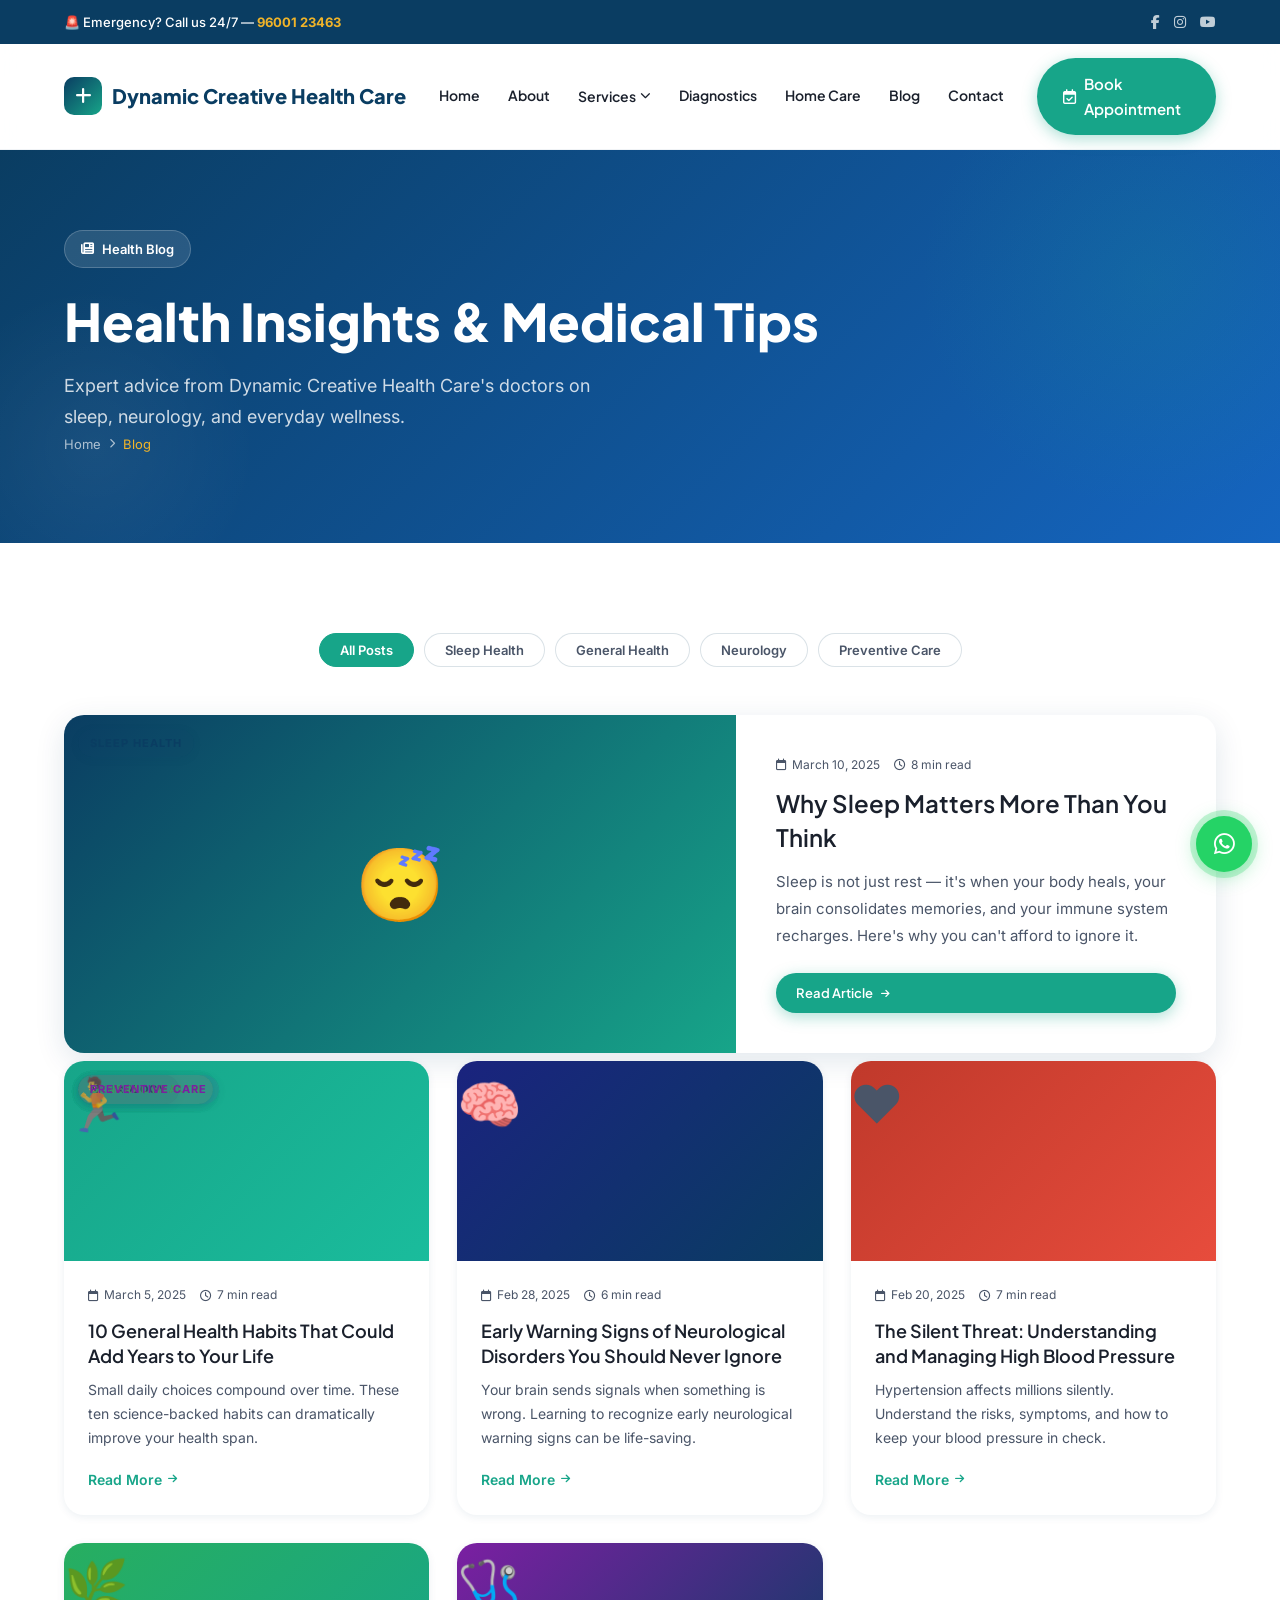
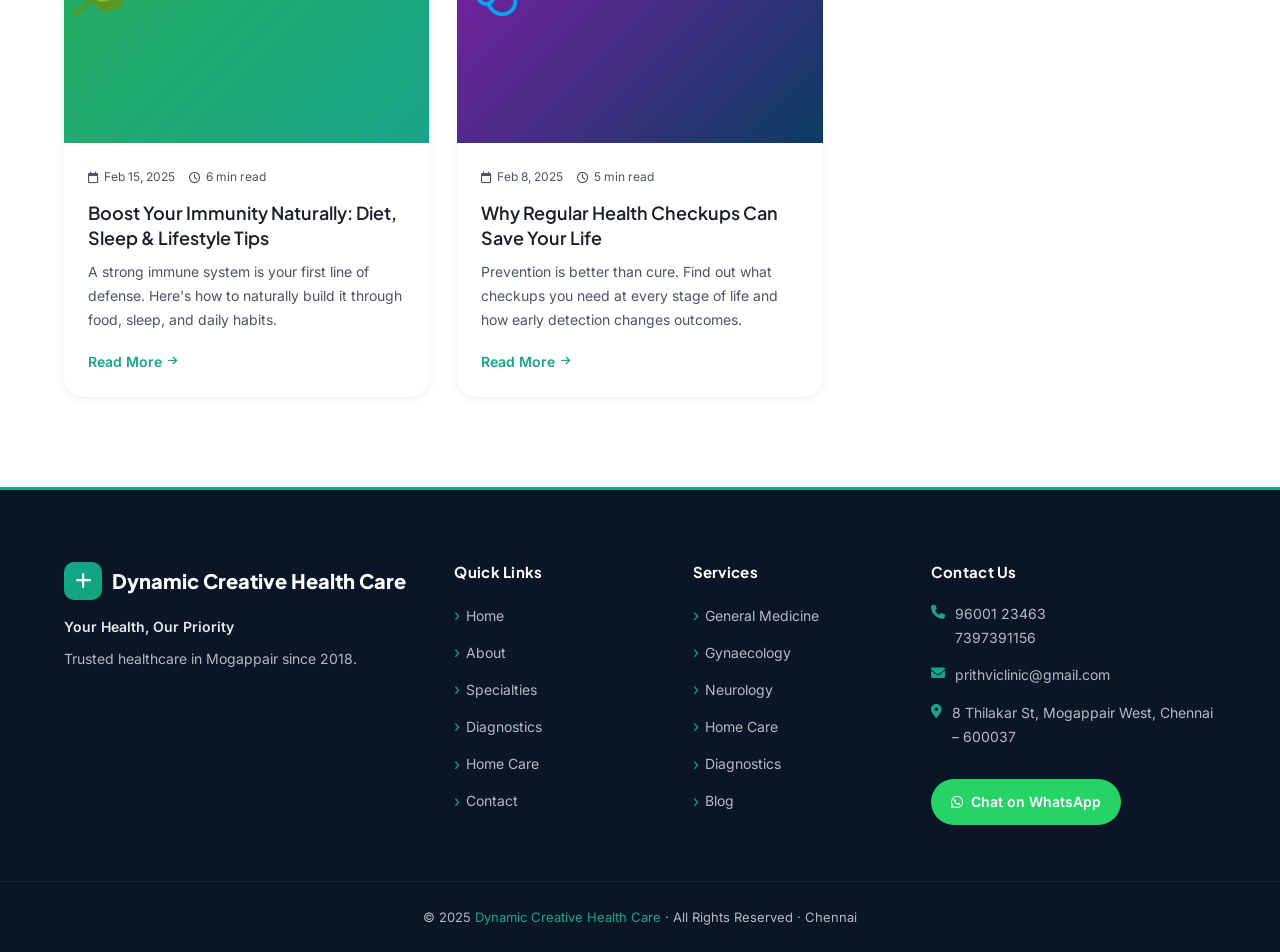
<file: blog/index.html>
<!DOCTYPE html>
<html lang="en">
<head>
  <meta charset="UTF-8"/>
  <meta name="viewport" content="width=device-width,initial-scale=1.0"/>
  <title>Health Blog | Dynamic Creative Health Care</title>
  <meta name="description" content="Expert health insights and medical tips from Dynamic Creative Health Care's doctors on sleep, neurology, general wellness, and preventive care."/>
  <link rel="preconnect" href="https://fonts.googleapis.com"/>
  <link rel="preconnect" href="https://fonts.gstatic.com" crossorigin/>
  <link href="https://fonts.googleapis.com/css2?family=Plus+Jakarta+Sans:wght@400;500;600;700;800&family=Inter:wght@400;500;600&display=swap" rel="stylesheet"/>
  <link rel="stylesheet" href="https://cdnjs.cloudflare.com/ajax/libs/font-awesome/6.5.1/css/all.min.css"/>
  <link rel="stylesheet" href="../css/styles.css"/>
</head>
<body>

  <!-- Emergency Bar -->
  <div id="emergency-bar">
    <div class="container">
      <div class="emergency-text">🚨 Emergency? Call us 24/7 — <a href="tel:9600123463">96001 23463</a></div>
      <div class="social-icons">
        <a href="#" aria-label="Facebook"><i class="fab fa-facebook-f"></i></a>
        <a href="#" aria-label="Instagram"><i class="fab fa-instagram"></i></a>
        <a href="#" aria-label="YouTube"><i class="fab fa-youtube"></i></a>
      </div>
    </div>
  </div>

  <!-- Navbar -->
  <nav id="navbar">
    <div class="container">
      <a href="../index.html" class="nav-logo">
        <div class="logo-icon"><i class="fa-solid fa-plus"></i></div>
        Dynamic Creative Health Care
      </a>
      <div class="nav-links">
        <a href="../index.html">Home</a>
        <a href="../index.html#about">About</a>
        <div class="nav-dropdown">
          <button class="nav-drop-toggle">Services <i class="fa-solid fa-chevron-down fa-xs"></i></button>
          <div class="nav-drop-menu">
            <a href="../services/general-medicine.html"><i class="fa-solid fa-stethoscope"></i> General Medicine</a>
            <a href="../services/gynecology.html"><i class="fa-solid fa-venus"></i> Gynecology</a>
            <a href="../services/neurology.html"><i class="fa-solid fa-brain"></i> Neurology</a>
          </div>
        </div>
        <a href="../diagnostics.html">Diagnostics</a>
        <a href="../homecare.html">Home Care</a>
        <a href="index.html" class="active">Blog</a>
        <a href="../index.html#contact">Contact</a>
      </div>
      <a href="../index.html#appointment" class="btn btn-primary nav-cta">
        <i class="fa-regular fa-calendar-check"></i> Book Appointment
      </a>
      <button class="hamburger" id="hamburger"><span></span><span></span><span></span></button>
    </div>
  </nav>
  <div class="mobile-nav" id="mobileNav">
    <a href="../index.html" onclick="closeMobileNav()">Home</a>
    <a href="../index.html#about" onclick="closeMobileNav()">About</a>
    <div class="mobile-divider"></div>
    <a href="../services/general-medicine.html" onclick="closeMobileNav()">General Medicine</a>
    <a href="../services/gynecology.html" onclick="closeMobileNav()">Gynecology</a>
    <a href="../services/neurology.html" onclick="closeMobileNav()">Neurology</a>
    <div class="mobile-divider"></div>
    <a href="../diagnostics.html" onclick="closeMobileNav()">Diagnostics</a>
    <a href="../homecare.html" onclick="closeMobileNav()">Home Care</a>
    <a href="index.html" onclick="closeMobileNav()">Blog</a>
    <a href="../index.html#contact" onclick="closeMobileNav()">Contact</a>
    <a href="../index.html#appointment" class="btn btn-primary mobile-nav-cta" onclick="closeMobileNav()">Book Appointment</a>
  </div>

  <!-- Page Hero -->
  <section class="page-hero">
    <div class="container">
      <div class="ph-badge"><i class="fa-solid fa-newspaper"></i> Health Blog</div>
      <h1>Health Insights &amp; Medical Tips</h1>
      <p>Expert advice from Dynamic Creative Health Care's doctors on sleep, neurology, and everyday wellness.</p>
      <nav class="breadcrumb" aria-label="Breadcrumb">
        <a href="../index.html">Home</a>
        <i class="fa-solid fa-chevron-right fa-xs"></i>
        <span>Blog</span>
      </nav>
    </div>
  </section>

  <!-- Blog Listing Section -->
  <section style="padding:90px 0;background:#fff;">
    <div class="container">

      <!-- Filter Buttons -->
      <div class="blog-filters reveal">
        <button class="filter-btn active" data-filter="all">All Posts</button>
        <button class="filter-btn" data-filter="sleep">Sleep Health</button>
        <button class="filter-btn" data-filter="general">General Health</button>
        <button class="filter-btn" data-filter="neurology">Neurology</button>
        <button class="filter-btn" data-filter="preventive">Preventive Care</button>
      </div>

      <!-- Featured Card -->
      <div class="blog-featured reveal" data-cat="sleep">
        <div class="blog-featured-thumb" style="background:linear-gradient(135deg,#0A3D62,#17A589);">
          <span style="font-size:72px;">😴</span>
        </div>
        <div class="blog-featured-content">
          <span class="blog-cat-badge" style="background:rgba(10,61,98,0.1);color:#0A3D62;">Sleep Health</span>
          <div class="blog-meta">
            <span><i class="fa-regular fa-calendar"></i> March 10, 2025</span>
            <span><i class="fa-regular fa-clock"></i> 8 min read</span>
          </div>
          <h3><a href="sleep-health.html">Why Sleep Matters More Than You Think</a></h3>
          <p>Sleep is not just rest — it's when your body heals, your brain consolidates memories, and your immune system recharges. Here's why you can't afford to ignore it.</p>
          <a href="sleep-health.html" class="btn btn-primary btn-sm">Read Article <i class="fa-solid fa-arrow-right fa-xs"></i></a>
        </div>
      </div>

      <!-- Blog Grid -->
      <div class="blog-grid reveal">

        <!-- Card 1 -->
        <article class="blog-card" data-cat="general">
          <div class="blog-card-thumb" style="background:linear-gradient(135deg,#17A589,#1abc9c);">
            <span style="font-size:52px;">🏃</span>
          </div>
          <div class="blog-card-body">
            <span class="blog-cat-badge" style="background:rgba(23,165,137,0.1);color:#17A589;">General Health</span>
            <div class="blog-meta">
              <span><i class="fa-regular fa-calendar"></i> March 5, 2025</span>
              <span><i class="fa-regular fa-clock"></i> 7 min read</span>
            </div>
            <h3><a href="general-health-habits.html">10 General Health Habits That Could Add Years to Your Life</a></h3>
            <p>Small daily choices compound over time. These ten science-backed habits can dramatically improve your health span.</p>
            <a href="general-health-habits.html" class="blog-read-more">Read More <i class="fa-solid fa-arrow-right fa-xs"></i></a>
          </div>
        </article>

        <!-- Card 2 -->
        <article class="blog-card" data-cat="neurology">
          <div class="blog-card-thumb" style="background:linear-gradient(135deg,#1a237e,#0A3D62);">
            <span style="font-size:52px;">🧠</span>
          </div>
          <div class="blog-card-body">
            <span class="blog-cat-badge" style="background:rgba(10,61,98,0.1);color:#0A3D62;">Neurology</span>
            <div class="blog-meta">
              <span><i class="fa-regular fa-calendar"></i> Feb 28, 2025</span>
              <span><i class="fa-regular fa-clock"></i> 6 min read</span>
            </div>
            <h3><a href="neurology-signs.html">Early Warning Signs of Neurological Disorders You Should Never Ignore</a></h3>
            <p>Your brain sends signals when something is wrong. Learning to recognize early neurological warning signs can be life-saving.</p>
            <a href="neurology-signs.html" class="blog-read-more">Read More <i class="fa-solid fa-arrow-right fa-xs"></i></a>
          </div>
        </article>

        <!-- Card 3 -->
        <article class="blog-card" data-cat="general">
          <div class="blog-card-thumb" style="background:linear-gradient(135deg,#c0392b,#e74c3c);">
            <span style="font-size:52px;">❤️</span>
          </div>
          <div class="blog-card-body">
            <span class="blog-cat-badge" style="background:rgba(231,76,60,0.1);color:#c0392b;">General Health</span>
            <div class="blog-meta">
              <span><i class="fa-regular fa-calendar"></i> Feb 20, 2025</span>
              <span><i class="fa-regular fa-clock"></i> 7 min read</span>
            </div>
            <h3><a href="blood-pressure.html">The Silent Threat: Understanding and Managing High Blood Pressure</a></h3>
            <p>Hypertension affects millions silently. Understand the risks, symptoms, and how to keep your blood pressure in check.</p>
            <a href="blood-pressure.html" class="blog-read-more">Read More <i class="fa-solid fa-arrow-right fa-xs"></i></a>
          </div>
        </article>

        <!-- Card 4 -->
        <article class="blog-card" data-cat="general">
          <div class="blog-card-thumb" style="background:linear-gradient(135deg,#27ae60,#17A589);">
            <span style="font-size:52px;">🌿</span>
          </div>
          <div class="blog-card-body">
            <span class="blog-cat-badge" style="background:rgba(39,174,96,0.1);color:#27ae60;">General Health</span>
            <div class="blog-meta">
              <span><i class="fa-regular fa-calendar"></i> Feb 15, 2025</span>
              <span><i class="fa-regular fa-clock"></i> 6 min read</span>
            </div>
            <h3><a href="immunity.html">Boost Your Immunity Naturally: Diet, Sleep &amp; Lifestyle Tips</a></h3>
            <p>A strong immune system is your first line of defense. Here's how to naturally build it through food, sleep, and daily habits.</p>
            <a href="immunity.html" class="blog-read-more">Read More <i class="fa-solid fa-arrow-right fa-xs"></i></a>
          </div>
        </article>

        <!-- Card 5 -->
        <article class="blog-card" data-cat="preventive">
          <div class="blog-card-thumb" style="background:linear-gradient(135deg,#7b1fa2,#0A3D62);">
            <span style="font-size:52px;">🩺</span>
          </div>
          <div class="blog-card-body">
            <span class="blog-cat-badge" style="background:rgba(123,31,162,0.1);color:#7b1fa2;">Preventive Care</span>
            <div class="blog-meta">
              <span><i class="fa-regular fa-calendar"></i> Feb 8, 2025</span>
              <span><i class="fa-regular fa-clock"></i> 5 min read</span>
            </div>
            <h3><a href="health-checkups.html">Why Regular Health Checkups Can Save Your Life</a></h3>
            <p>Prevention is better than cure. Find out what checkups you need at every stage of life and how early detection changes outcomes.</p>
            <a href="health-checkups.html" class="blog-read-more">Read More <i class="fa-solid fa-arrow-right fa-xs"></i></a>
          </div>
        </article>

      </div><!-- /.blog-grid -->
    </div><!-- /.container -->
  </section>

  <!-- Footer -->
  <footer id="footer">
    <div class="container">
      <div class="footer-grid">
        <div class="footer-col">
          <div class="footer-logo"><div class="fl-icon"><i class="fa-solid fa-plus"></i></div>Dynamic Creative Health Care</div>
          <p style="margin-bottom:6px;font-weight:600;color:rgba(255,255,255,0.9);">Your Health, Our Priority</p>
          <p>Trusted healthcare in Mogappair since 2018.</p>
        </div>
        <div class="footer-col">
          <h4>Quick Links</h4>
          <nav class="footer-links">
            <a href="../index.html">Home</a>
            <a href="../index.html#about">About</a>
            <a href="../index.html#specialties">Specialties</a>
            <a href="../diagnostics.html">Diagnostics</a>
            <a href="../homecare.html">Home Care</a>
            <a href="../index.html#contact">Contact</a>
          </nav>
        </div>
        <div class="footer-col">
          <h4>Services</h4>
          <nav class="footer-links">
            <a href="../services/general-medicine.html">General Medicine</a>
            <a href="../services/gynecology.html">Gynaecology</a>
            <a href="../services/neurology.html">Neurology</a>
            <a href="../homecare.html">Home Care</a>
            <a href="../diagnostics.html">Diagnostics</a>
            <a href="index.html">Blog</a>
          </nav>
        </div>
        <div class="footer-col">
          <h4>Contact Us</h4>
          <div class="footer-contact-item"><i class="fa-solid fa-phone"></i><div><a href="tel:9600123463">96001 23463</a><br/><a href="tel:7397391156">7397391156</a></div></div>
          <div class="footer-contact-item"><i class="fa-solid fa-envelope"></i><a href="mailto:prithviclinic@gmail.com">prithviclinic@gmail.com</a></div>
          <div class="footer-contact-item"><i class="fa-solid fa-location-dot"></i><span>8 Thilakar St, Mogappair West, Chennai – 600037</span></div>
          <a href="https://wa.me/917397391156" class="footer-wa-btn" target="_blank"><i class="fab fa-whatsapp"></i> Chat on WhatsApp</a>
        </div>
      </div>
    </div>
    <div class="footer-bottom"><div class="container">© 2025 <span>Dynamic Creative Health Care</span> · All Rights Reserved · Chennai</div></div>
  </footer>

  <!-- Floating Elements -->
  <div class="float-wrap">
    <button id="scrollTop" aria-label="Scroll to top"><i class="fa-solid fa-chevron-up"></i></button>
    <div class="wa-float">
      <div class="wa-pulse"></div>
      <a href="https://wa.me/917397391156" target="_blank" rel="noopener" aria-label="WhatsApp"><i class="fab fa-whatsapp"></i></a>
      <div class="wa-tooltip">Chat with us</div>
    </div>
  </div>

  <script src="../js/main.js"></script>
  <script>
    // Blog filter functionality
    const filterBtns = document.querySelectorAll('.filter-btn');
    const featuredCard = document.querySelector('.blog-featured');
    const blogCards = document.querySelectorAll('.blog-card');

    filterBtns.forEach(btn => {
      btn.addEventListener('click', () => {
        filterBtns.forEach(b => b.classList.remove('active'));
        btn.classList.add('active');
        const filter = btn.getAttribute('data-filter');

        // Handle featured card
        if (filter === 'all' || featuredCard.getAttribute('data-cat') === filter) {
          featuredCard.style.display = '';
        } else {
          featuredCard.style.display = 'none';
        }

        // Handle regular cards
        blogCards.forEach(card => {
          if (filter === 'all' || card.getAttribute('data-cat') === filter) {
            card.style.display = '';
          } else {
            card.style.display = 'none';
          }
        });
      });
    });
  </script>
</body>
</html>
</file>
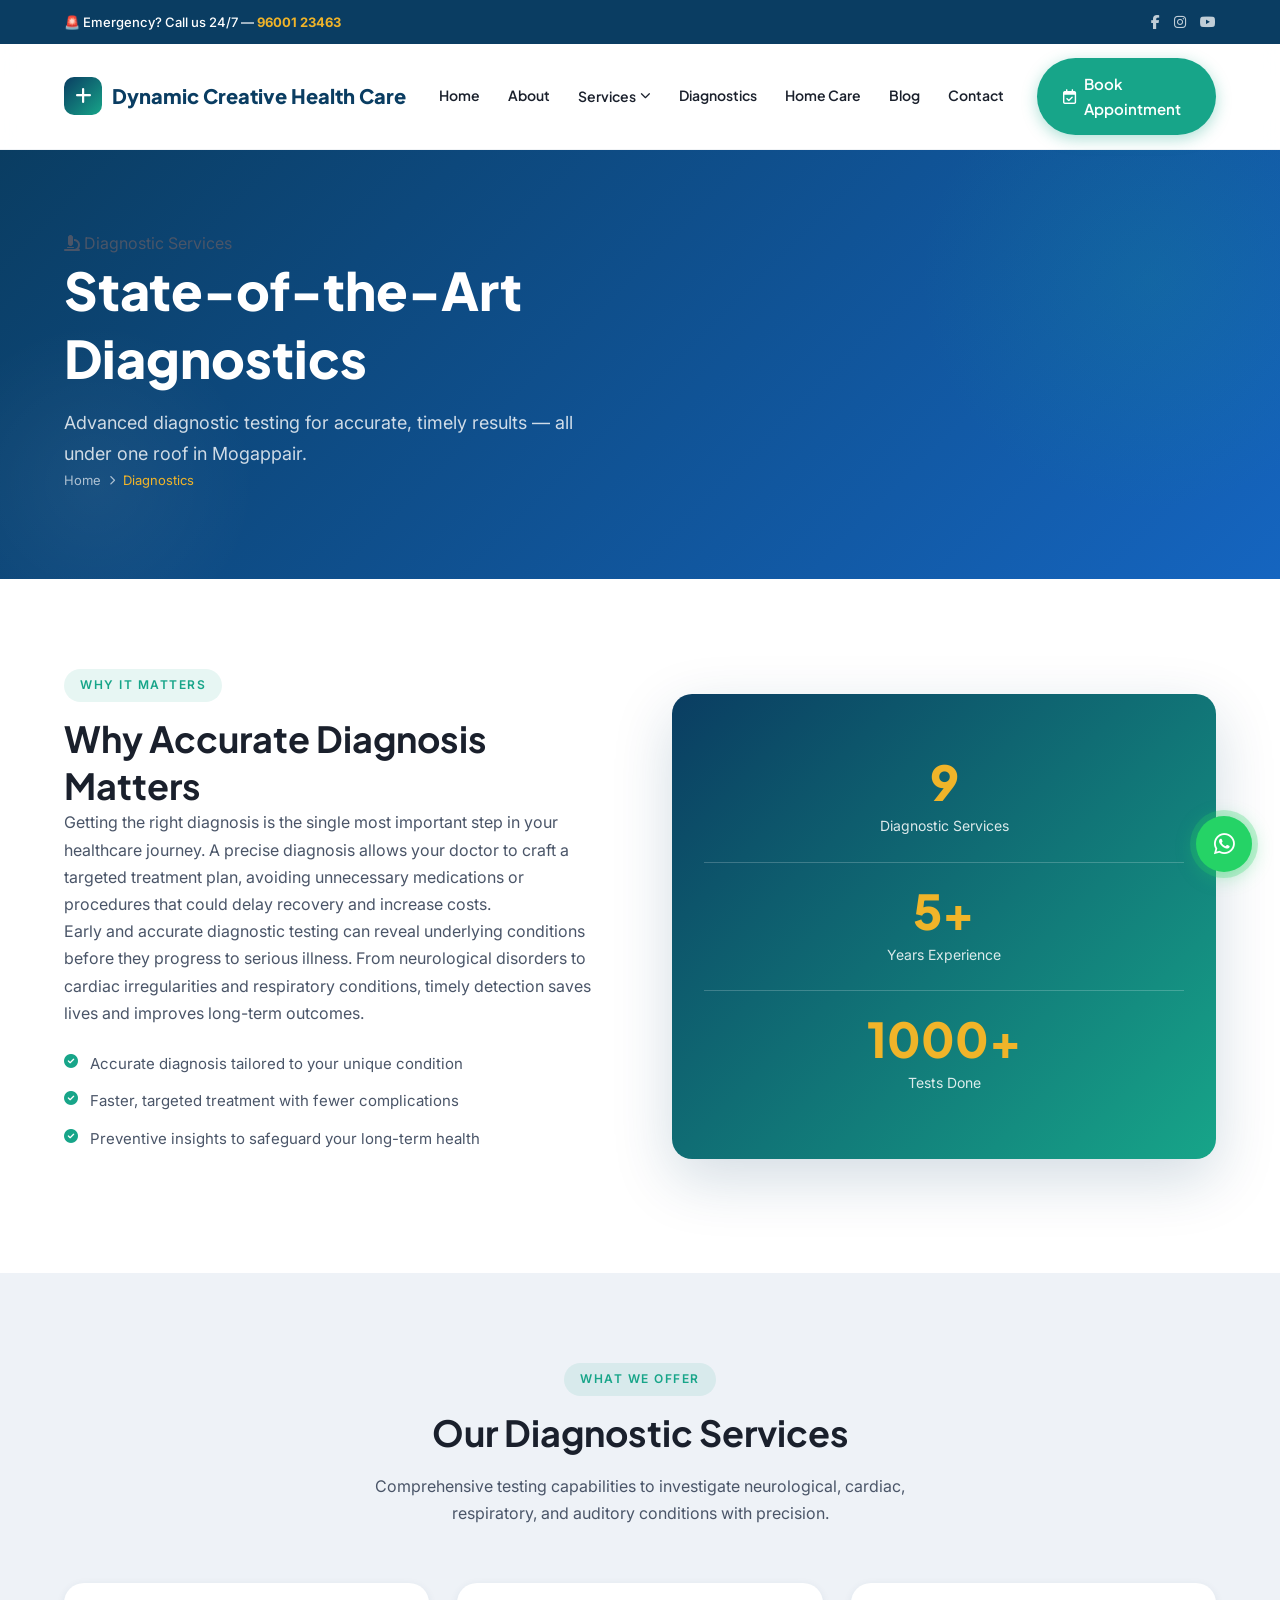
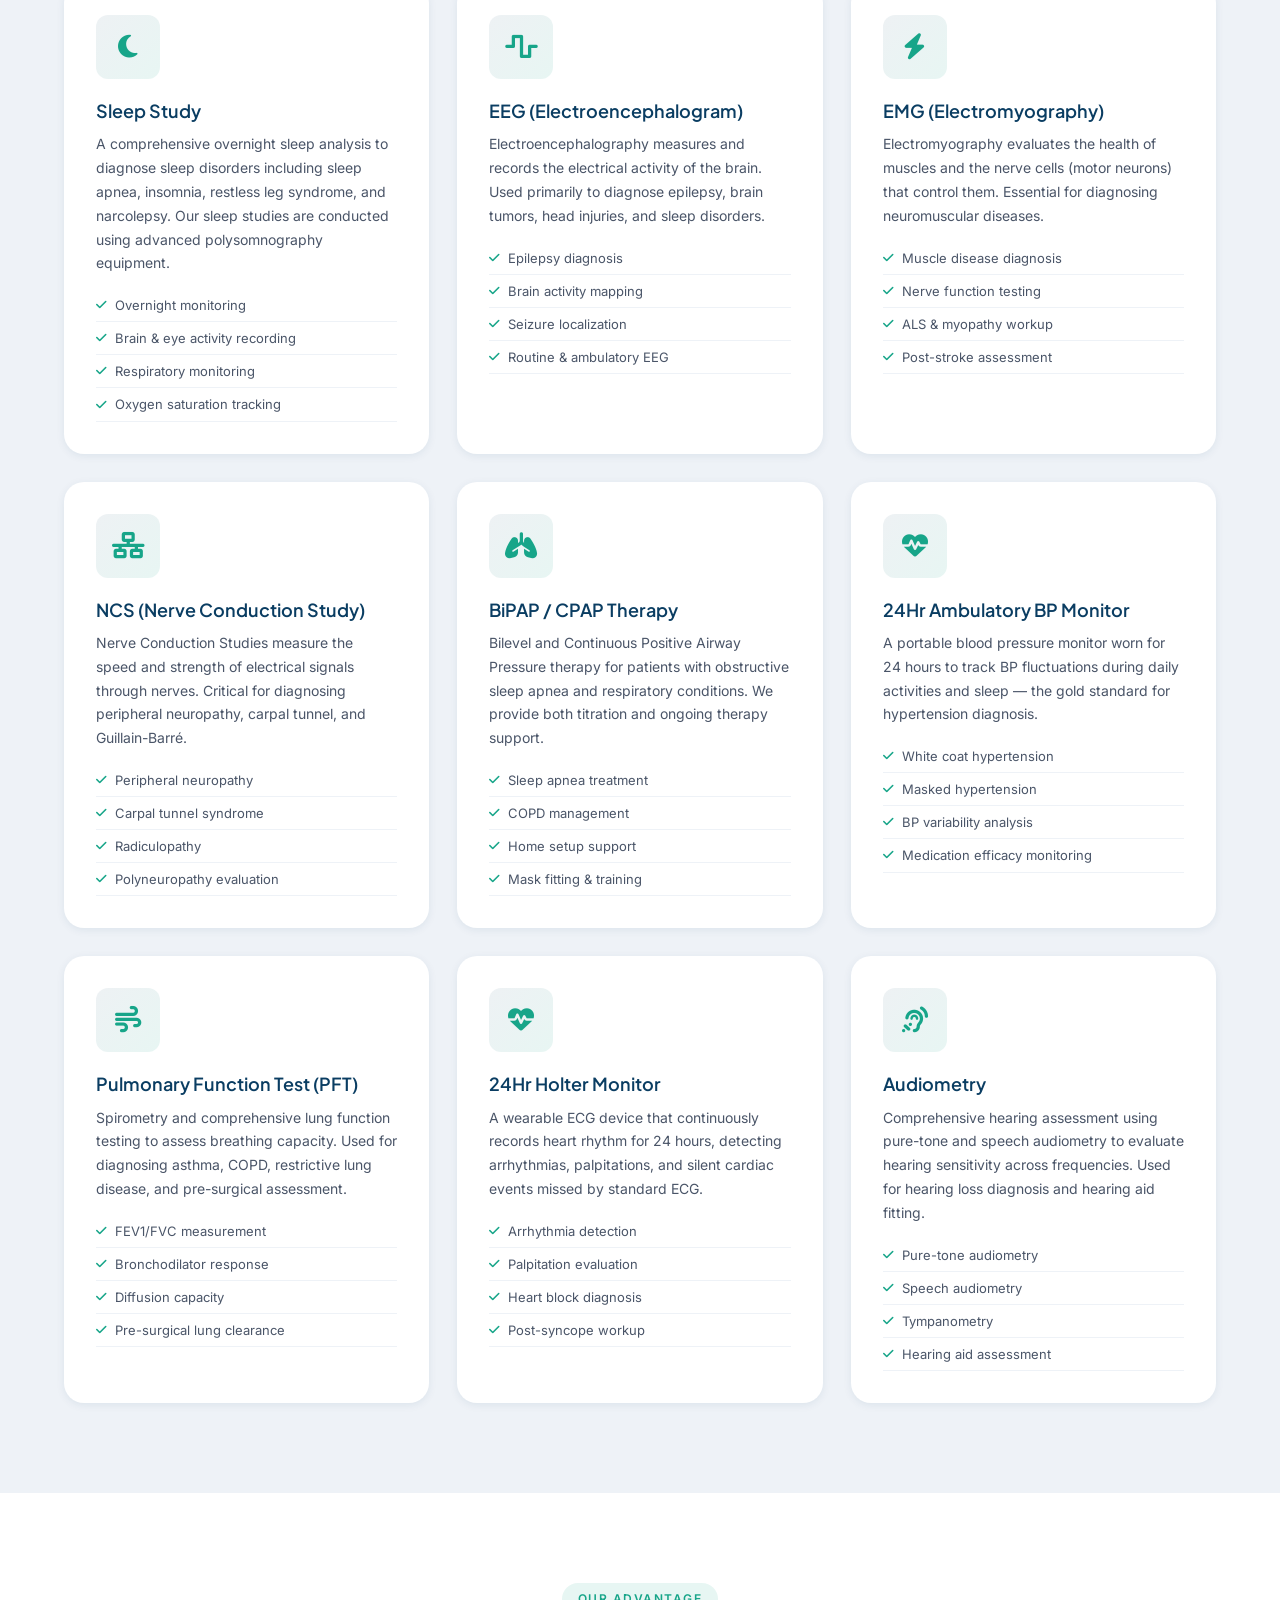
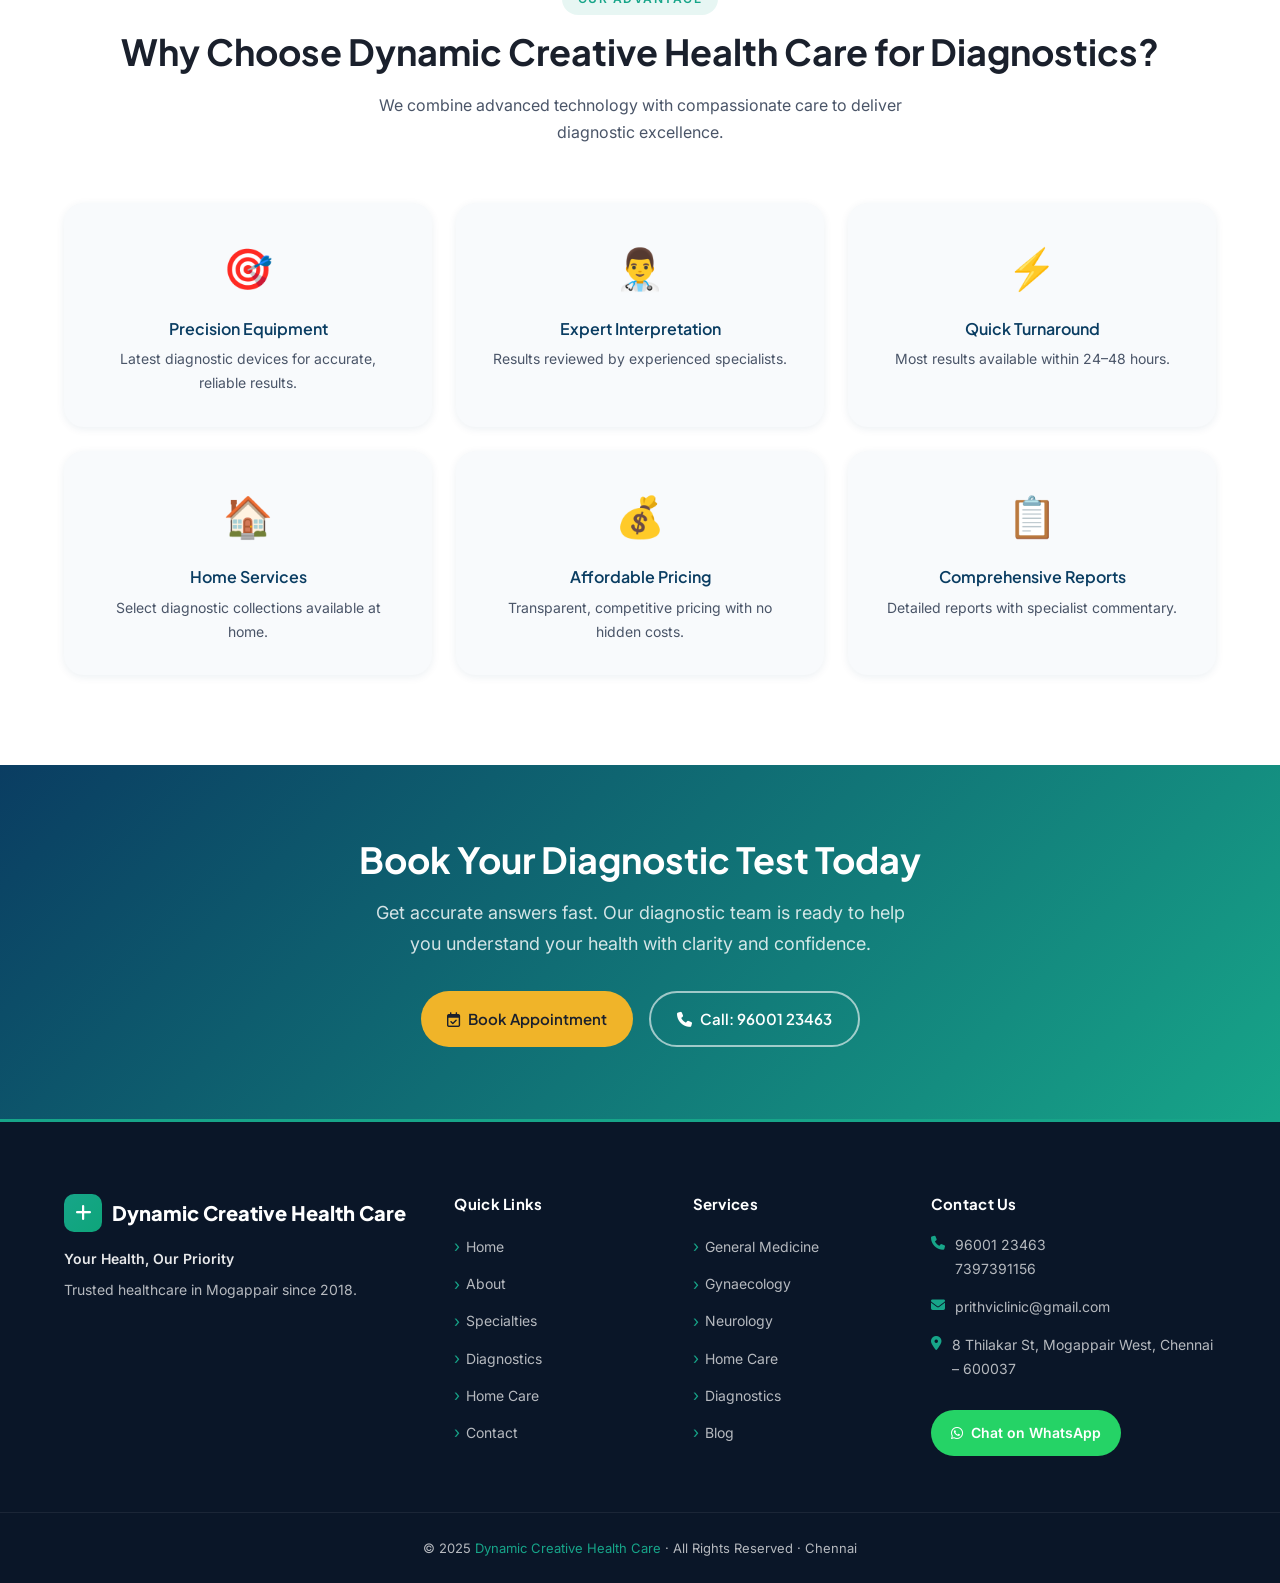
<file: diagnostics.html>
<!DOCTYPE html>
<html lang="en">
<head>
  <meta charset="UTF-8"/>
  <meta name="viewport" content="width=device-width,initial-scale=1.0"/>
  <title>Diagnostic Services | Dynamic Creative Health Care</title>
  <meta name="description" content="State-of-the-art diagnostic services at Dynamic Creative Health Care, Mogappair Chennai. Sleep Study, EEG, EMG, NCS, BiPAP, Holter Monitor, Pulmonary Function Test and more."/>
  <link rel="preconnect" href="https://fonts.googleapis.com"/>
  <link rel="preconnect" href="https://fonts.gstatic.com" crossorigin/>
  <link href="https://fonts.googleapis.com/css2?family=Plus+Jakarta+Sans:wght@400;500;600;700;800&family=Inter:wght@400;500;600&display=swap" rel="stylesheet"/>
  <link rel="stylesheet" href="https://cdnjs.cloudflare.com/ajax/libs/font-awesome/6.5.1/css/all.min.css"/>
  <link rel="stylesheet" href="css/styles.css"/>
</head>
<body>

  <!-- Emergency Bar -->
  <div id="emergency-bar">
    <div class="container">
      <div class="emergency-text">🚨 Emergency? Call us 24/7 — <a href="tel:9600123463">96001 23463</a></div>
      <div class="social-icons">
        <a href="#" aria-label="Facebook"><i class="fab fa-facebook-f"></i></a>
        <a href="#" aria-label="Instagram"><i class="fab fa-instagram"></i></a>
        <a href="#" aria-label="YouTube"><i class="fab fa-youtube"></i></a>
      </div>
    </div>
  </div>

  <!-- Navbar -->
  <nav id="navbar">
    <div class="container">
      <a href="index.html" class="nav-logo">
        <div class="logo-icon"><i class="fa-solid fa-plus"></i></div>
        Dynamic Creative Health Care
      </a>
      <div class="nav-links">
        <a href="index.html">Home</a>
        <a href="index.html#about">About</a>
        <div class="nav-dropdown">
          <button class="nav-drop-toggle">Services <i class="fa-solid fa-chevron-down fa-xs"></i></button>
          <div class="nav-drop-menu">
            <a href="services/general-medicine.html"><i class="fa-solid fa-stethoscope"></i> General Medicine</a>
            <a href="services/gynecology.html"><i class="fa-solid fa-venus"></i> Gynecology</a>
            <a href="services/neurology.html"><i class="fa-solid fa-brain"></i> Neurology</a>
          </div>
        </div>
        <a href="diagnostics.html" class="active">Diagnostics</a>
        <a href="homecare.html">Home Care</a>
        <a href="blog/index.html">Blog</a>
        <a href="index.html#contact">Contact</a>
      </div>
      <a href="index.html#appointment" class="btn btn-primary nav-cta">
        <i class="fa-regular fa-calendar-check"></i> Book Appointment
      </a>
      <button class="hamburger" id="hamburger"><span></span><span></span><span></span></button>
    </div>
  </nav>
  <div class="mobile-nav" id="mobileNav">
    <a href="index.html" onclick="closeMobileNav()">Home</a>
    <a href="index.html#about" onclick="closeMobileNav()">About</a>
    <div class="mobile-divider"></div>
    <a href="services/general-medicine.html" onclick="closeMobileNav()">General Medicine</a>
    <a href="services/gynecology.html" onclick="closeMobileNav()">Gynecology</a>
    <a href="services/neurology.html" onclick="closeMobileNav()">Neurology</a>
    <div class="mobile-divider"></div>
    <a href="diagnostics.html" onclick="closeMobileNav()">Diagnostics</a>
    <a href="homecare.html" onclick="closeMobileNav()">Home Care</a>
    <a href="blog/index.html" onclick="closeMobileNav()">Blog</a>
    <a href="index.html#contact" onclick="closeMobileNav()">Contact</a>
    <a href="index.html#appointment" class="btn btn-primary mobile-nav-cta" onclick="closeMobileNav()">Book Appointment</a>
  </div>

  <!-- Page Hero -->
  <section class="page-hero">
    <div class="container">
      <div class="page-hero-content">
        <span class="hero-badge"><i class="fa-solid fa-microscope"></i> Diagnostic Services</span>
        <h1>State-of-the-Art Diagnostics</h1>
        <p>Advanced diagnostic testing for accurate, timely results — all under one roof in Mogappair.</p>
        <nav class="breadcrumb" aria-label="Breadcrumb">
          <a href="index.html">Home</a>
          <i class="fa-solid fa-chevron-right fa-xs"></i>
          <span>Diagnostics</span>
        </nav>
      </div>
    </div>
  </section>

  <!-- Section 1: Why Accurate Diagnosis Matters -->
  <section class="section section-white reveal">
    <div class="container">
      <div class="two-col-grid align-center">
        <div class="col-text">
          <span class="section-label">Why It Matters</span>
          <h2>Why Accurate Diagnosis Matters</h2>
          <p>Getting the right diagnosis is the single most important step in your healthcare journey. A precise diagnosis allows your doctor to craft a targeted treatment plan, avoiding unnecessary medications or procedures that could delay recovery and increase costs.</p>
          <p>Early and accurate diagnostic testing can reveal underlying conditions before they progress to serious illness. From neurological disorders to cardiac irregularities and respiratory conditions, timely detection saves lives and improves long-term outcomes.</p>
          <ul class="check-list">
            <li><i class="fa-solid fa-circle-check"></i> Accurate diagnosis tailored to your unique condition</li>
            <li><i class="fa-solid fa-circle-check"></i> Faster, targeted treatment with fewer complications</li>
            <li><i class="fa-solid fa-circle-check"></i> Preventive insights to safeguard your long-term health</li>
          </ul>
        </div>
        <div class="col-visual">
          <div class="diag-stats-box reveal">
            <div class="diag-stat-item">
              <div class="diag-stat-number">9</div>
              <div class="diag-stat-label">Diagnostic Services</div>
            </div>
            <div class="diag-stat-divider"></div>
            <div class="diag-stat-item">
              <div class="diag-stat-number">5+</div>
              <div class="diag-stat-label">Years Experience</div>
            </div>
            <div class="diag-stat-divider"></div>
            <div class="diag-stat-item">
              <div class="diag-stat-number">1000+</div>
              <div class="diag-stat-label">Tests Done</div>
            </div>
          </div>
        </div>
      </div>
    </div>
  </section>

  <!-- Section 2: Diagnostic Services Grid -->
  <section class="section section-bg-alt reveal">
    <div class="container">
      <div class="section-header">
        <span class="section-label">What We Offer</span>
        <h2>Our Diagnostic Services</h2>
        <p>Comprehensive testing capabilities to investigate neurological, cardiac, respiratory, and auditory conditions with precision.</p>
      </div>
      <div class="diag-detail-grid">

        <!-- Sleep Study -->
        <div class="diag-detail-card reveal">
          <div class="diag-card-icon">
            <i class="fa-solid fa-moon"></i>
          </div>
          <h3>Sleep Study</h3>
          <p>A comprehensive overnight sleep analysis to diagnose sleep disorders including sleep apnea, insomnia, restless leg syndrome, and narcolepsy. Our sleep studies are conducted using advanced polysomnography equipment.</p>
          <ul class="diag-card-list">
            <li><i class="fa-solid fa-check"></i> Overnight monitoring</li>
            <li><i class="fa-solid fa-check"></i> Brain &amp; eye activity recording</li>
            <li><i class="fa-solid fa-check"></i> Respiratory monitoring</li>
            <li><i class="fa-solid fa-check"></i> Oxygen saturation tracking</li>
          </ul>
        </div>

        <!-- EEG -->
        <div class="diag-detail-card reveal">
          <div class="diag-card-icon">
            <i class="fa-solid fa-wave-square"></i>
          </div>
          <h3>EEG (Electroencephalogram)</h3>
          <p>Electroencephalography measures and records the electrical activity of the brain. Used primarily to diagnose epilepsy, brain tumors, head injuries, and sleep disorders.</p>
          <ul class="diag-card-list">
            <li><i class="fa-solid fa-check"></i> Epilepsy diagnosis</li>
            <li><i class="fa-solid fa-check"></i> Brain activity mapping</li>
            <li><i class="fa-solid fa-check"></i> Seizure localization</li>
            <li><i class="fa-solid fa-check"></i> Routine &amp; ambulatory EEG</li>
          </ul>
        </div>

        <!-- EMG -->
        <div class="diag-detail-card reveal">
          <div class="diag-card-icon">
            <i class="fa-solid fa-bolt"></i>
          </div>
          <h3>EMG (Electromyography)</h3>
          <p>Electromyography evaluates the health of muscles and the nerve cells (motor neurons) that control them. Essential for diagnosing neuromuscular diseases.</p>
          <ul class="diag-card-list">
            <li><i class="fa-solid fa-check"></i> Muscle disease diagnosis</li>
            <li><i class="fa-solid fa-check"></i> Nerve function testing</li>
            <li><i class="fa-solid fa-check"></i> ALS &amp; myopathy workup</li>
            <li><i class="fa-solid fa-check"></i> Post-stroke assessment</li>
          </ul>
        </div>

        <!-- NCS -->
        <div class="diag-detail-card reveal">
          <div class="diag-card-icon">
            <i class="fa-solid fa-network-wired"></i>
          </div>
          <h3>NCS (Nerve Conduction Study)</h3>
          <p>Nerve Conduction Studies measure the speed and strength of electrical signals through nerves. Critical for diagnosing peripheral neuropathy, carpal tunnel, and Guillain-Barré.</p>
          <ul class="diag-card-list">
            <li><i class="fa-solid fa-check"></i> Peripheral neuropathy</li>
            <li><i class="fa-solid fa-check"></i> Carpal tunnel syndrome</li>
            <li><i class="fa-solid fa-check"></i> Radiculopathy</li>
            <li><i class="fa-solid fa-check"></i> Polyneuropathy evaluation</li>
          </ul>
        </div>

        <!-- BiPAP / CPAP -->
        <div class="diag-detail-card reveal">
          <div class="diag-card-icon">
            <i class="fa-solid fa-lungs"></i>
          </div>
          <h3>BiPAP / CPAP Therapy</h3>
          <p>Bilevel and Continuous Positive Airway Pressure therapy for patients with obstructive sleep apnea and respiratory conditions. We provide both titration and ongoing therapy support.</p>
          <ul class="diag-card-list">
            <li><i class="fa-solid fa-check"></i> Sleep apnea treatment</li>
            <li><i class="fa-solid fa-check"></i> COPD management</li>
            <li><i class="fa-solid fa-check"></i> Home setup support</li>
            <li><i class="fa-solid fa-check"></i> Mask fitting &amp; training</li>
          </ul>
        </div>

        <!-- 24Hr Ambulatory BP -->
        <div class="diag-detail-card reveal">
          <div class="diag-card-icon">
            <i class="fa-solid fa-heart-pulse"></i>
          </div>
          <h3>24Hr Ambulatory BP Monitor</h3>
          <p>A portable blood pressure monitor worn for 24 hours to track BP fluctuations during daily activities and sleep — the gold standard for hypertension diagnosis.</p>
          <ul class="diag-card-list">
            <li><i class="fa-solid fa-check"></i> White coat hypertension</li>
            <li><i class="fa-solid fa-check"></i> Masked hypertension</li>
            <li><i class="fa-solid fa-check"></i> BP variability analysis</li>
            <li><i class="fa-solid fa-check"></i> Medication efficacy monitoring</li>
          </ul>
        </div>

        <!-- PFT -->
        <div class="diag-detail-card reveal">
          <div class="diag-card-icon">
            <i class="fa-solid fa-wind"></i>
          </div>
          <h3>Pulmonary Function Test (PFT)</h3>
          <p>Spirometry and comprehensive lung function testing to assess breathing capacity. Used for diagnosing asthma, COPD, restrictive lung disease, and pre-surgical assessment.</p>
          <ul class="diag-card-list">
            <li><i class="fa-solid fa-check"></i> FEV1/FVC measurement</li>
            <li><i class="fa-solid fa-check"></i> Bronchodilator response</li>
            <li><i class="fa-solid fa-check"></i> Diffusion capacity</li>
            <li><i class="fa-solid fa-check"></i> Pre-surgical lung clearance</li>
          </ul>
        </div>

        <!-- 24Hr Holter Monitor -->
        <div class="diag-detail-card reveal">
          <div class="diag-card-icon">
            <i class="fa-solid fa-heartbeat"></i>
          </div>
          <h3>24Hr Holter Monitor</h3>
          <p>A wearable ECG device that continuously records heart rhythm for 24 hours, detecting arrhythmias, palpitations, and silent cardiac events missed by standard ECG.</p>
          <ul class="diag-card-list">
            <li><i class="fa-solid fa-check"></i> Arrhythmia detection</li>
            <li><i class="fa-solid fa-check"></i> Palpitation evaluation</li>
            <li><i class="fa-solid fa-check"></i> Heart block diagnosis</li>
            <li><i class="fa-solid fa-check"></i> Post-syncope workup</li>
          </ul>
        </div>

        <!-- Audiometry -->
        <div class="diag-detail-card reveal">
          <div class="diag-card-icon">
            <i class="fa-solid fa-ear-listen"></i>
          </div>
          <h3>Audiometry</h3>
          <p>Comprehensive hearing assessment using pure-tone and speech audiometry to evaluate hearing sensitivity across frequencies. Used for hearing loss diagnosis and hearing aid fitting.</p>
          <ul class="diag-card-list">
            <li><i class="fa-solid fa-check"></i> Pure-tone audiometry</li>
            <li><i class="fa-solid fa-check"></i> Speech audiometry</li>
            <li><i class="fa-solid fa-check"></i> Tympanometry</li>
            <li><i class="fa-solid fa-check"></i> Hearing aid assessment</li>
          </ul>
        </div>

      </div>
    </div>
  </section>

  <!-- Section 3: Why Choose Us -->
  <section class="section section-white reveal">
    <div class="container">
      <div class="section-header">
        <span class="section-label">Our Advantage</span>
        <h2>Why Choose Dynamic Creative Health Care for Diagnostics?</h2>
        <p>We combine advanced technology with compassionate care to deliver diagnostic excellence.</p>
      </div>
      <div class="why-diag-grid">

        <div class="why-diag-card reveal">
          <div class="why-diag-emoji">🎯</div>
          <h3>Precision Equipment</h3>
          <p>Latest diagnostic devices for accurate, reliable results.</p>
        </div>

        <div class="why-diag-card reveal">
          <div class="why-diag-emoji">👨‍⚕️</div>
          <h3>Expert Interpretation</h3>
          <p>Results reviewed by experienced specialists.</p>
        </div>

        <div class="why-diag-card reveal">
          <div class="why-diag-emoji">⚡</div>
          <h3>Quick Turnaround</h3>
          <p>Most results available within 24–48 hours.</p>
        </div>

        <div class="why-diag-card reveal">
          <div class="why-diag-emoji">🏠</div>
          <h3>Home Services</h3>
          <p>Select diagnostic collections available at home.</p>
        </div>

        <div class="why-diag-card reveal">
          <div class="why-diag-emoji">💰</div>
          <h3>Affordable Pricing</h3>
          <p>Transparent, competitive pricing with no hidden costs.</p>
        </div>

        <div class="why-diag-card reveal">
          <div class="why-diag-emoji">📋</div>
          <h3>Comprehensive Reports</h3>
          <p>Detailed reports with specialist commentary.</p>
        </div>

      </div>
    </div>
  </section>

  <!-- Section 4: CTA Band -->
  <section class="cta-band reveal">
    <div class="container">
      <div class="cta-band-content">
        <h2>Book Your Diagnostic Test Today</h2>
        <p>Get accurate answers fast. Our diagnostic team is ready to help you understand your health with clarity and confidence.</p>
        <div class="cta-band-actions">
          <a href="index.html#appointment" class="btn btn-accent">
            <i class="fa-regular fa-calendar-check"></i> Book Appointment
          </a>
          <a href="tel:9600123463" class="btn btn-outline-white">
            <i class="fa-solid fa-phone"></i> Call: 96001 23463
          </a>
        </div>
      </div>
    </div>
  </section>

  <!-- Footer -->
  <footer id="footer">
    <div class="container">
      <div class="footer-grid">
        <div class="footer-col">
          <div class="footer-logo"><div class="fl-icon"><i class="fa-solid fa-plus"></i></div>Dynamic Creative Health Care</div>
          <p style="margin-bottom:6px;font-weight:600;color:rgba(255,255,255,0.9);">Your Health, Our Priority</p>
          <p>Trusted healthcare in Mogappair since 2018.</p>
        </div>
        <div class="footer-col">
          <h4>Quick Links</h4>
          <nav class="footer-links">
            <a href="index.html">Home</a>
            <a href="index.html#about">About</a>
            <a href="index.html#specialties">Specialties</a>
            <a href="diagnostics.html">Diagnostics</a>
            <a href="homecare.html">Home Care</a>
            <a href="index.html#contact">Contact</a>
          </nav>
        </div>
        <div class="footer-col">
          <h4>Services</h4>
          <nav class="footer-links">
            <a href="services/general-medicine.html">General Medicine</a>
            <a href="services/gynecology.html">Gynaecology</a>
            <a href="services/neurology.html">Neurology</a>
            <a href="homecare.html">Home Care</a>
            <a href="diagnostics.html">Diagnostics</a>
            <a href="blog/index.html">Blog</a>
          </nav>
        </div>
        <div class="footer-col">
          <h4>Contact Us</h4>
          <div class="footer-contact-item"><i class="fa-solid fa-phone"></i><div><a href="tel:9600123463">96001 23463</a><br/><a href="tel:7397391156">7397391156</a></div></div>
          <div class="footer-contact-item"><i class="fa-solid fa-envelope"></i><a href="mailto:prithviclinic@gmail.com">prithviclinic@gmail.com</a></div>
          <div class="footer-contact-item"><i class="fa-solid fa-location-dot"></i><span>8 Thilakar St, Mogappair West, Chennai – 600037</span></div>
          <a href="https://wa.me/917397391156" class="footer-wa-btn" target="_blank"><i class="fab fa-whatsapp"></i> Chat on WhatsApp</a>
        </div>
      </div>
    </div>
    <div class="footer-bottom"><div class="container">© 2025 <span>Dynamic Creative Health Care</span> · All Rights Reserved · Chennai</div></div>
  </footer>

  <!-- Floating Elements -->
  <div class="float-wrap">
    <button id="scrollTop" aria-label="Scroll to top"><i class="fa-solid fa-chevron-up"></i></button>
    <div class="wa-float">
      <div class="wa-pulse"></div>
      <a href="https://wa.me/917397391156" target="_blank" rel="noopener" aria-label="WhatsApp"><i class="fab fa-whatsapp"></i></a>
      <div class="wa-tooltip">Chat with us</div>
    </div>
  </div>

  <script src="js/main.js"></script>
</body>
</html>
</file>
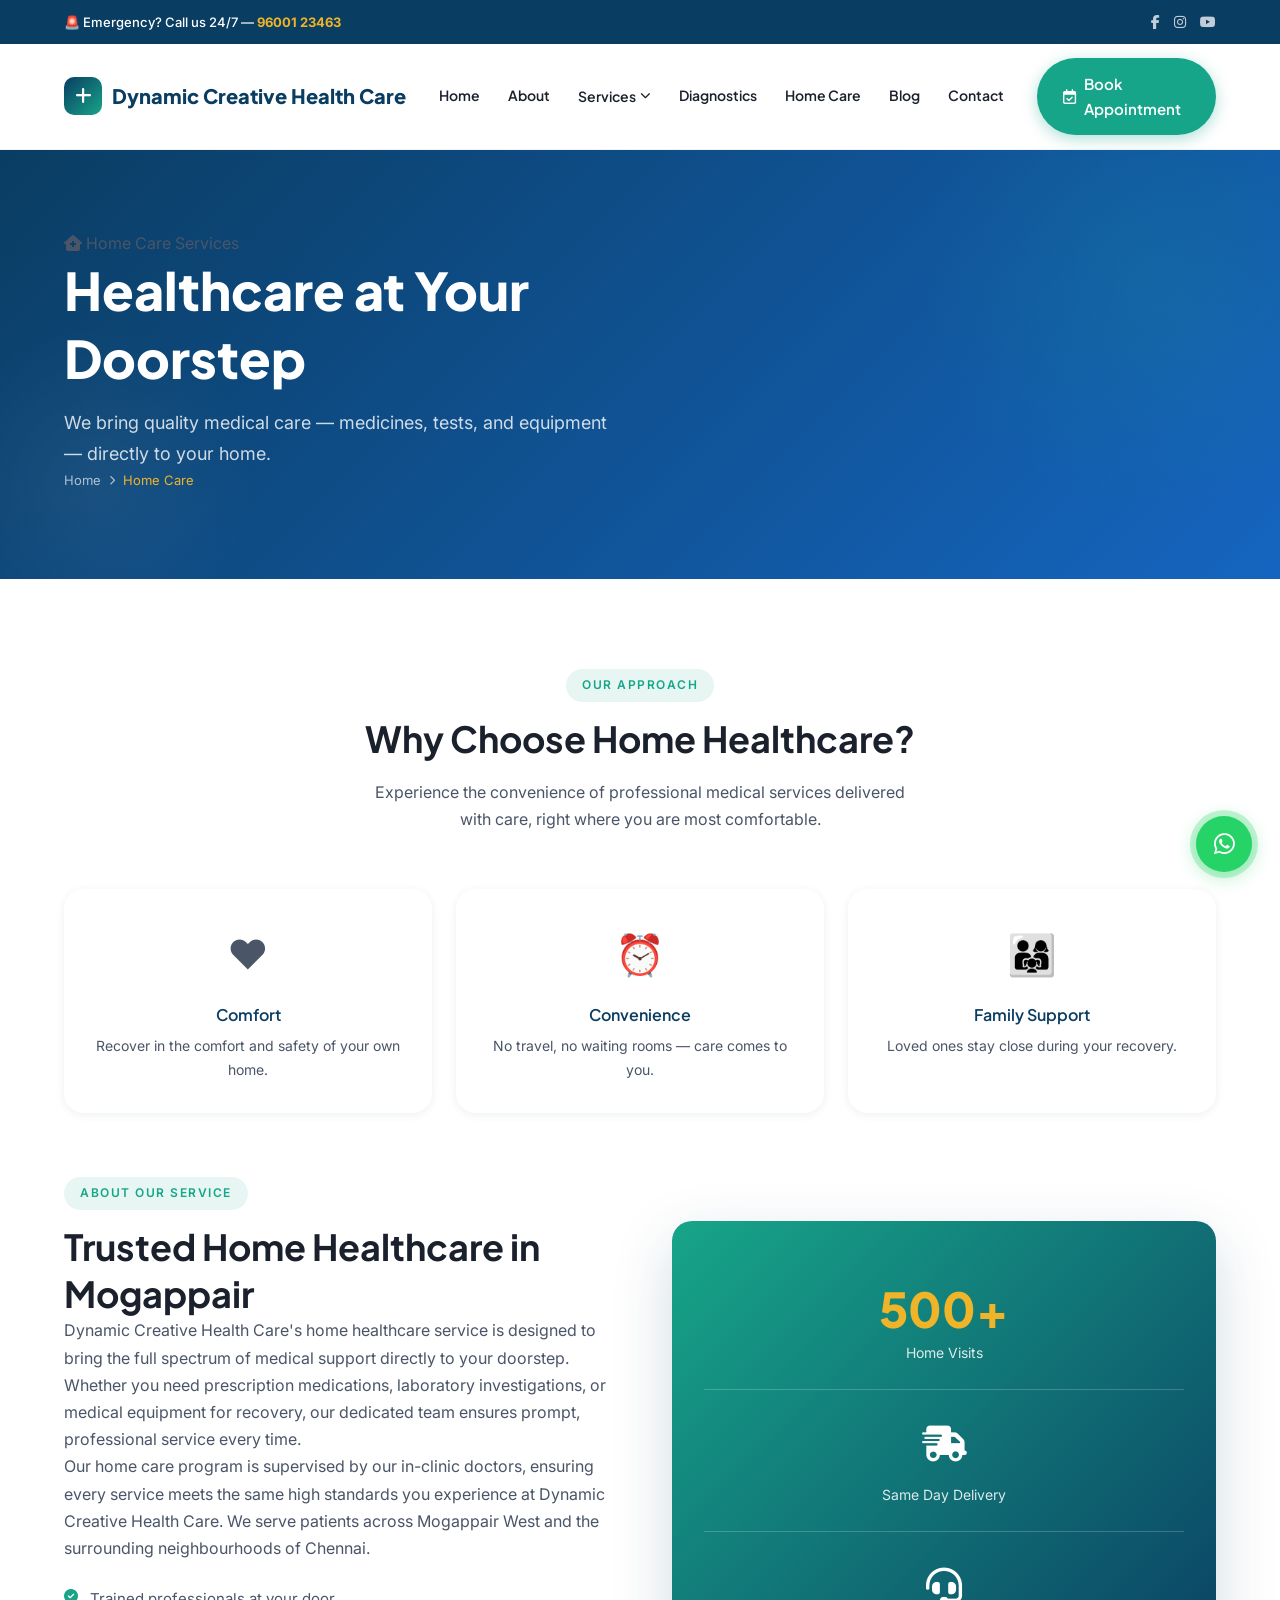
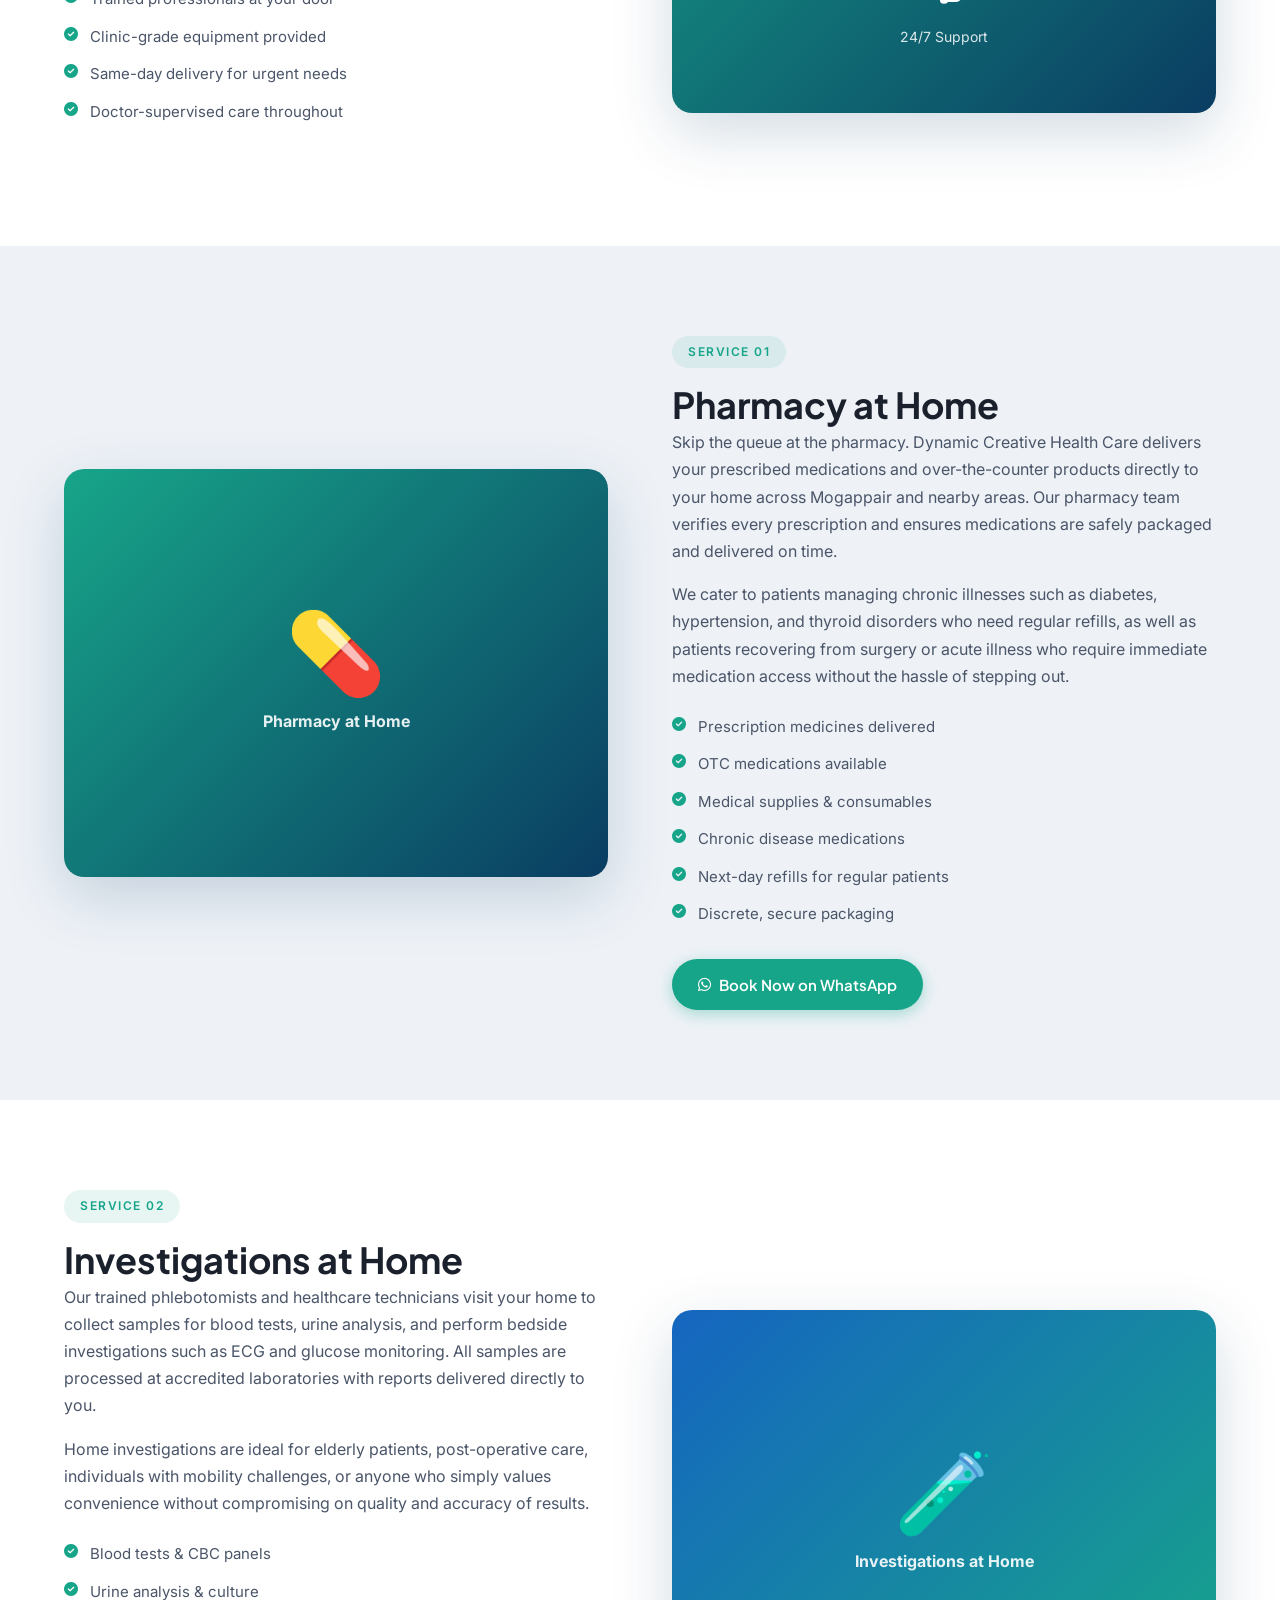
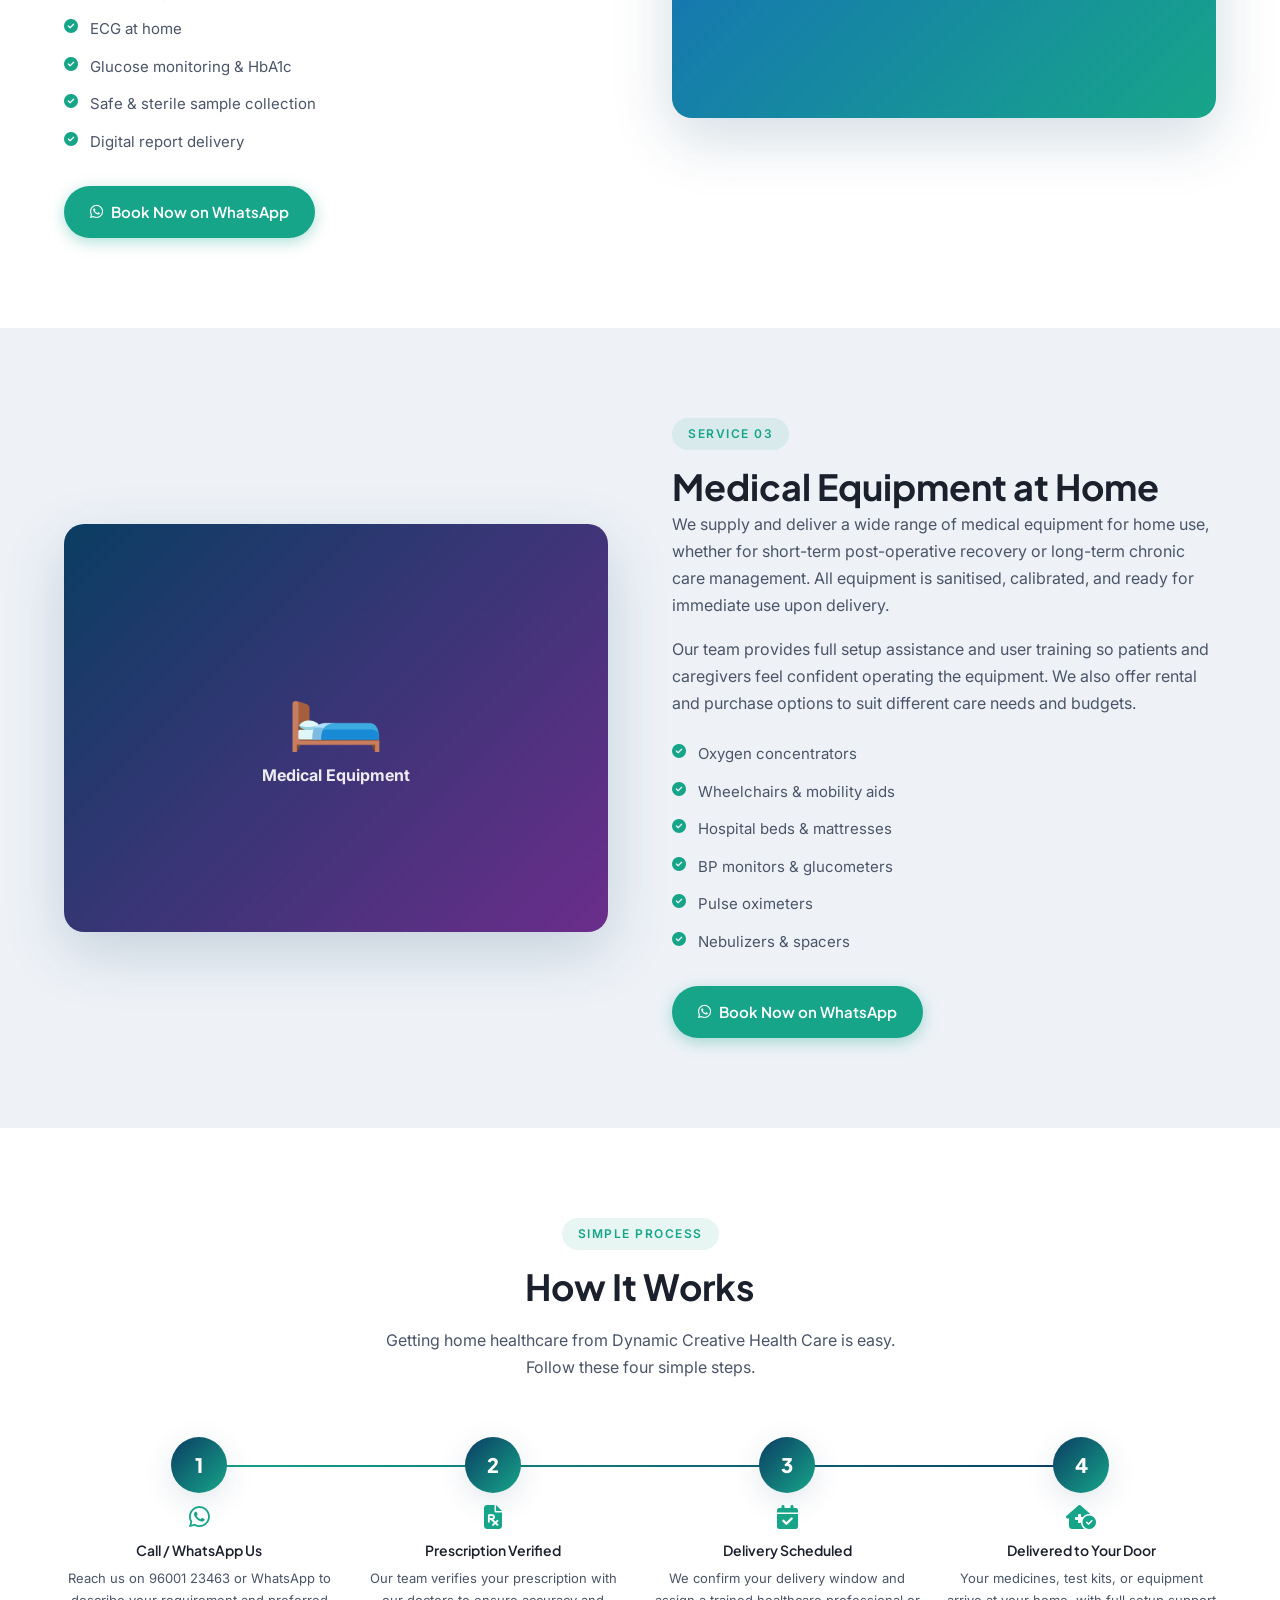
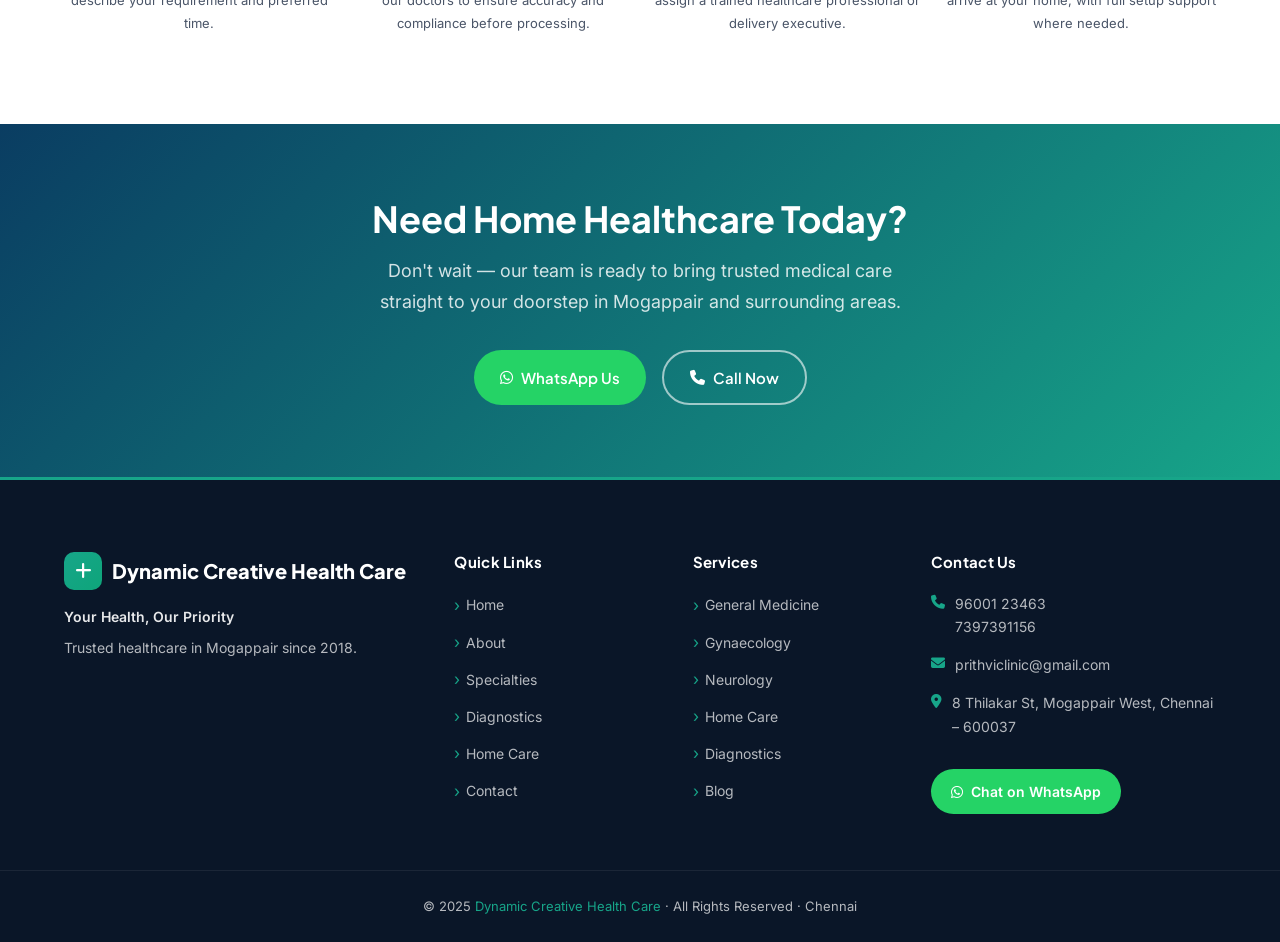
<file: homecare.html>
<!DOCTYPE html>
<html lang="en">
<head>
  <meta charset="UTF-8"/>
  <meta name="viewport" content="width=device-width,initial-scale=1.0"/>
  <title>Home Care Services | Dynamic Creative Health Care</title>
  <meta name="description" content="Dynamic Creative Health Care brings pharmacy, lab investigations, and medical equipment to your doorstep in Mogappair, Chennai."/>
  <link rel="preconnect" href="https://fonts.googleapis.com"/>
  <link rel="preconnect" href="https://fonts.gstatic.com" crossorigin/>
  <link href="https://fonts.googleapis.com/css2?family=Plus+Jakarta+Sans:wght@400;500;600;700;800&family=Inter:wght@400;500;600&display=swap" rel="stylesheet"/>
  <link rel="stylesheet" href="https://cdnjs.cloudflare.com/ajax/libs/font-awesome/6.5.1/css/all.min.css"/>
  <link rel="stylesheet" href="css/styles.css"/>
</head>
<body>

  <!-- Emergency Bar -->
  <div id="emergency-bar">
    <div class="container">
      <div class="emergency-text">🚨 Emergency? Call us 24/7 — <a href="tel:9600123463">96001 23463</a></div>
      <div class="social-icons">
        <a href="#" aria-label="Facebook"><i class="fab fa-facebook-f"></i></a>
        <a href="#" aria-label="Instagram"><i class="fab fa-instagram"></i></a>
        <a href="#" aria-label="YouTube"><i class="fab fa-youtube"></i></a>
      </div>
    </div>
  </div>

  <!-- Navbar -->
  <nav id="navbar">
    <div class="container">
      <a href="index.html" class="nav-logo">
        <div class="logo-icon"><i class="fa-solid fa-plus"></i></div>
        Dynamic Creative Health Care
      </a>
      <div class="nav-links">
        <a href="index.html">Home</a>
        <a href="index.html#about">About</a>
        <div class="nav-dropdown">
          <button class="nav-drop-toggle">Services <i class="fa-solid fa-chevron-down fa-xs"></i></button>
          <div class="nav-drop-menu">
            <a href="services/general-medicine.html"><i class="fa-solid fa-stethoscope"></i> General Medicine</a>
            <a href="services/gynecology.html"><i class="fa-solid fa-venus"></i> Gynecology</a>
            <a href="services/neurology.html"><i class="fa-solid fa-brain"></i> Neurology</a>
          </div>
        </div>
        <a href="diagnostics.html">Diagnostics</a>
        <a href="homecare.html" class="active">Home Care</a>
        <a href="blog/index.html">Blog</a>
        <a href="index.html#contact">Contact</a>
      </div>
      <a href="index.html#appointment" class="btn btn-primary nav-cta">
        <i class="fa-regular fa-calendar-check"></i> Book Appointment
      </a>
      <button class="hamburger" id="hamburger"><span></span><span></span><span></span></button>
    </div>
  </nav>
  <div class="mobile-nav" id="mobileNav">
    <a href="index.html" onclick="closeMobileNav()">Home</a>
    <a href="index.html#about" onclick="closeMobileNav()">About</a>
    <div class="mobile-divider"></div>
    <a href="services/general-medicine.html" onclick="closeMobileNav()">General Medicine</a>
    <a href="services/gynecology.html" onclick="closeMobileNav()">Gynecology</a>
    <a href="services/neurology.html" onclick="closeMobileNav()">Neurology</a>
    <div class="mobile-divider"></div>
    <a href="diagnostics.html" onclick="closeMobileNav()">Diagnostics</a>
    <a href="homecare.html" onclick="closeMobileNav()">Home Care</a>
    <a href="blog/index.html" onclick="closeMobileNav()">Blog</a>
    <a href="index.html#contact" onclick="closeMobileNav()">Contact</a>
    <a href="index.html#appointment" class="btn btn-primary mobile-nav-cta" onclick="closeMobileNav()">Book Appointment</a>
  </div>

  <!-- Page Hero -->
  <section class="page-hero">
    <div class="container">
      <div class="page-hero-content">
        <span class="hero-badge"><i class="fa-solid fa-house-medical"></i> Home Care Services</span>
        <h1>Healthcare at Your Doorstep</h1>
        <p>We bring quality medical care — medicines, tests, and equipment — directly to your home.</p>
        <nav class="breadcrumb" aria-label="Breadcrumb">
          <a href="index.html">Home</a>
          <i class="fa-solid fa-chevron-right fa-xs"></i>
          <span>Home Care</span>
        </nav>
      </div>
    </div>
  </section>

  <!-- Section 1: Overview -->
  <section class="section section-white reveal">
    <div class="container">

      <!-- Why Choose Home Healthcare -->
      <div class="section-header">
        <span class="section-label">Our Approach</span>
        <h2>Why Choose Home Healthcare?</h2>
        <p>Experience the convenience of professional medical services delivered with care, right where you are most comfortable.</p>
      </div>
      <div class="homecare-info-grid reveal">
        <div class="homecare-info-card">
          <div class="homecare-info-emoji">❤️</div>
          <h3>Comfort</h3>
          <p>Recover in the comfort and safety of your own home.</p>
        </div>
        <div class="homecare-info-card">
          <div class="homecare-info-emoji">⏰</div>
          <h3>Convenience</h3>
          <p>No travel, no waiting rooms — care comes to you.</p>
        </div>
        <div class="homecare-info-card">
          <div class="homecare-info-emoji">👨‍👩‍👧</div>
          <h3>Family Support</h3>
          <p>Loved ones stay close during your recovery.</p>
        </div>
      </div>

      <!-- Two-col: Text + Stats -->
      <div class="two-col-grid align-center" style="margin-top:64px;">
        <div class="col-text">
          <span class="section-label">About Our Service</span>
          <h2>Trusted Home Healthcare in Mogappair</h2>
          <p>Dynamic Creative Health Care's home healthcare service is designed to bring the full spectrum of medical support directly to your doorstep. Whether you need prescription medications, laboratory investigations, or medical equipment for recovery, our dedicated team ensures prompt, professional service every time.</p>
          <p>Our home care program is supervised by our in-clinic doctors, ensuring every service meets the same high standards you experience at Dynamic Creative Health Care. We serve patients across Mogappair West and the surrounding neighbourhoods of Chennai.</p>
          <ul class="check-list">
            <li><i class="fa-solid fa-circle-check"></i> Trained professionals at your door</li>
            <li><i class="fa-solid fa-circle-check"></i> Clinic-grade equipment provided</li>
            <li><i class="fa-solid fa-circle-check"></i> Same-day delivery for urgent needs</li>
            <li><i class="fa-solid fa-circle-check"></i> Doctor-supervised care throughout</li>
          </ul>
        </div>
        <div class="col-visual">
          <div class="homecare-stats-box reveal">
            <div class="homecare-stat-item">
              <div class="homecare-stat-number">500+</div>
              <div class="homecare-stat-label">Home Visits</div>
            </div>
            <div class="homecare-stat-divider"></div>
            <div class="homecare-stat-item">
              <div class="homecare-stat-icon"><i class="fa-solid fa-truck-fast"></i></div>
              <div class="homecare-stat-label">Same Day Delivery</div>
            </div>
            <div class="homecare-stat-divider"></div>
            <div class="homecare-stat-item">
              <div class="homecare-stat-icon"><i class="fa-solid fa-headset"></i></div>
              <div class="homecare-stat-label">24/7 Support</div>
            </div>
          </div>
        </div>
      </div>
    </div>
  </section>

  <!-- Section 2: Pharmacy at Home -->
  <section class="section section-bg-alt reveal">
    <div class="container">
      <div class="homecare-detail-section">

        <div class="homecare-visual-block" style="background:linear-gradient(135deg,#17A589,#0A3D62);">
          <div class="homecare-visual-emoji">💊</div>
          <div class="homecare-visual-label">Pharmacy at Home</div>
        </div>

        <div class="homecare-detail-content">
          <span class="section-label">Service 01</span>
          <h2>Pharmacy at Home</h2>
          <p>Skip the queue at the pharmacy. Dynamic Creative Health Care delivers your prescribed medications and over-the-counter products directly to your home across Mogappair and nearby areas. Our pharmacy team verifies every prescription and ensures medications are safely packaged and delivered on time.</p>
          <p>We cater to patients managing chronic illnesses such as diabetes, hypertension, and thyroid disorders who need regular refills, as well as patients recovering from surgery or acute illness who require immediate medication access without the hassle of stepping out.</p>
          <ul class="check-list">
            <li><i class="fa-solid fa-circle-check"></i> Prescription medicines delivered</li>
            <li><i class="fa-solid fa-circle-check"></i> OTC medications available</li>
            <li><i class="fa-solid fa-circle-check"></i> Medical supplies &amp; consumables</li>
            <li><i class="fa-solid fa-circle-check"></i> Chronic disease medications</li>
            <li><i class="fa-solid fa-circle-check"></i> Next-day refills for regular patients</li>
            <li><i class="fa-solid fa-circle-check"></i> Discrete, secure packaging</li>
          </ul>
          <a href="https://wa.me/917397391156" class="btn btn-primary" target="_blank" rel="noopener">
            <i class="fab fa-whatsapp"></i> Book Now on WhatsApp
          </a>
        </div>

      </div>
    </div>
  </section>

  <!-- Section 3: Investigations at Home -->
  <section class="section section-white reveal">
    <div class="container">
      <div class="homecare-detail-section reverse">

        <div class="homecare-visual-block" style="background:linear-gradient(135deg,#1565c0,#17A589);">
          <div class="homecare-visual-emoji">🧪</div>
          <div class="homecare-visual-label">Investigations at Home</div>
        </div>

        <div class="homecare-detail-content">
          <span class="section-label">Service 02</span>
          <h2>Investigations at Home</h2>
          <p>Our trained phlebotomists and healthcare technicians visit your home to collect samples for blood tests, urine analysis, and perform bedside investigations such as ECG and glucose monitoring. All samples are processed at accredited laboratories with reports delivered directly to you.</p>
          <p>Home investigations are ideal for elderly patients, post-operative care, individuals with mobility challenges, or anyone who simply values convenience without compromising on quality and accuracy of results.</p>
          <ul class="check-list">
            <li><i class="fa-solid fa-circle-check"></i> Blood tests &amp; CBC panels</li>
            <li><i class="fa-solid fa-circle-check"></i> Urine analysis &amp; culture</li>
            <li><i class="fa-solid fa-circle-check"></i> ECG at home</li>
            <li><i class="fa-solid fa-circle-check"></i> Glucose monitoring &amp; HbA1c</li>
            <li><i class="fa-solid fa-circle-check"></i> Safe &amp; sterile sample collection</li>
            <li><i class="fa-solid fa-circle-check"></i> Digital report delivery</li>
          </ul>
          <a href="https://wa.me/917397391156" class="btn btn-primary" target="_blank" rel="noopener">
            <i class="fab fa-whatsapp"></i> Book Now on WhatsApp
          </a>
        </div>

      </div>
    </div>
  </section>

  <!-- Section 4: Medical Equipment -->
  <section class="section section-bg-alt reveal">
    <div class="container">
      <div class="homecare-detail-section">

        <div class="homecare-visual-block" style="background:linear-gradient(135deg,#0A3D62,#6b2d8b);">
          <div class="homecare-visual-emoji">🛏️</div>
          <div class="homecare-visual-label">Medical Equipment</div>
        </div>

        <div class="homecare-detail-content">
          <span class="section-label">Service 03</span>
          <h2>Medical Equipment at Home</h2>
          <p>We supply and deliver a wide range of medical equipment for home use, whether for short-term post-operative recovery or long-term chronic care management. All equipment is sanitised, calibrated, and ready for immediate use upon delivery.</p>
          <p>Our team provides full setup assistance and user training so patients and caregivers feel confident operating the equipment. We also offer rental and purchase options to suit different care needs and budgets.</p>
          <ul class="check-list">
            <li><i class="fa-solid fa-circle-check"></i> Oxygen concentrators</li>
            <li><i class="fa-solid fa-circle-check"></i> Wheelchairs &amp; mobility aids</li>
            <li><i class="fa-solid fa-circle-check"></i> Hospital beds &amp; mattresses</li>
            <li><i class="fa-solid fa-circle-check"></i> BP monitors &amp; glucometers</li>
            <li><i class="fa-solid fa-circle-check"></i> Pulse oximeters</li>
            <li><i class="fa-solid fa-circle-check"></i> Nebulizers &amp; spacers</li>
          </ul>
          <a href="https://wa.me/917397391156" class="btn btn-primary" target="_blank" rel="noopener">
            <i class="fab fa-whatsapp"></i> Book Now on WhatsApp
          </a>
        </div>

      </div>
    </div>
  </section>

  <!-- Section 5: How It Works -->
  <section class="section section-white reveal">
    <div class="container">
      <div class="section-header">
        <span class="section-label">Simple Process</span>
        <h2>How It Works</h2>
        <p>Getting home healthcare from Dynamic Creative Health Care is easy. Follow these four simple steps.</p>
      </div>
      <div class="process-steps">

        <div class="process-step reveal">
          <div class="process-step-number">1</div>
          <i class="process-step-icon fa-brands fa-whatsapp"></i>
          <h4>Call / WhatsApp Us</h4>
          <p>Reach us on <a href="tel:9600123463">96001 23463</a> or <a href="https://wa.me/917397391156" target="_blank" rel="noopener">WhatsApp</a> to describe your requirement and preferred time.</p>
        </div>

        <div class="process-step reveal reveal-delay-1">
          <div class="process-step-number">2</div>
          <i class="process-step-icon fa-solid fa-file-prescription"></i>
          <h4>Prescription Verified</h4>
          <p>Our team verifies your prescription with our doctors to ensure accuracy and compliance before processing.</p>
        </div>

        <div class="process-step reveal reveal-delay-2">
          <div class="process-step-number">3</div>
          <i class="process-step-icon fa-solid fa-calendar-check"></i>
          <h4>Delivery Scheduled</h4>
          <p>We confirm your delivery window and assign a trained healthcare professional or delivery executive.</p>
        </div>

        <div class="process-step reveal reveal-delay-3">
          <div class="process-step-number">4</div>
          <i class="process-step-icon fa-solid fa-house-medical-circle-check"></i>
          <h4>Delivered to Your Door</h4>
          <p>Your medicines, test kits, or equipment arrive at your home, with full setup support where needed.</p>
        </div>

      </div>
    </div>
  </section>

  <!-- Section 6: CTA Band -->
  <section class="cta-band reveal">
    <div class="container">
      <div class="cta-band-content">
        <h2>Need Home Healthcare Today?</h2>
        <p>Don't wait — our team is ready to bring trusted medical care straight to your doorstep in Mogappair and surrounding areas.</p>
        <div class="cta-band-actions">
          <a href="https://wa.me/917397391156" class="btn btn-whatsapp" target="_blank" rel="noopener">
            <i class="fab fa-whatsapp"></i> WhatsApp Us
          </a>
          <a href="tel:9600123463" class="btn btn-outline-white">
            <i class="fa-solid fa-phone"></i> Call Now
          </a>
        </div>
      </div>
    </div>
  </section>

  <!-- Footer -->
  <footer id="footer">
    <div class="container">
      <div class="footer-grid">
        <div class="footer-col">
          <div class="footer-logo"><div class="fl-icon"><i class="fa-solid fa-plus"></i></div>Dynamic Creative Health Care</div>
          <p style="margin-bottom:6px;font-weight:600;color:rgba(255,255,255,0.9);">Your Health, Our Priority</p>
          <p>Trusted healthcare in Mogappair since 2018.</p>
        </div>
        <div class="footer-col">
          <h4>Quick Links</h4>
          <nav class="footer-links">
            <a href="index.html">Home</a>
            <a href="index.html#about">About</a>
            <a href="index.html#specialties">Specialties</a>
            <a href="diagnostics.html">Diagnostics</a>
            <a href="homecare.html">Home Care</a>
            <a href="index.html#contact">Contact</a>
          </nav>
        </div>
        <div class="footer-col">
          <h4>Services</h4>
          <nav class="footer-links">
            <a href="services/general-medicine.html">General Medicine</a>
            <a href="services/gynecology.html">Gynaecology</a>
            <a href="services/neurology.html">Neurology</a>
            <a href="homecare.html">Home Care</a>
            <a href="diagnostics.html">Diagnostics</a>
            <a href="blog/index.html">Blog</a>
          </nav>
        </div>
        <div class="footer-col">
          <h4>Contact Us</h4>
          <div class="footer-contact-item"><i class="fa-solid fa-phone"></i><div><a href="tel:9600123463">96001 23463</a><br/><a href="tel:7397391156">7397391156</a></div></div>
          <div class="footer-contact-item"><i class="fa-solid fa-envelope"></i><a href="mailto:prithviclinic@gmail.com">prithviclinic@gmail.com</a></div>
          <div class="footer-contact-item"><i class="fa-solid fa-location-dot"></i><span>8 Thilakar St, Mogappair West, Chennai – 600037</span></div>
          <a href="https://wa.me/917397391156" class="footer-wa-btn" target="_blank"><i class="fab fa-whatsapp"></i> Chat on WhatsApp</a>
        </div>
      </div>
    </div>
    <div class="footer-bottom"><div class="container">© 2025 <span>Dynamic Creative Health Care</span> · All Rights Reserved · Chennai</div></div>
  </footer>

  <!-- Floating Elements -->
  <div class="float-wrap">
    <button id="scrollTop" aria-label="Scroll to top"><i class="fa-solid fa-chevron-up"></i></button>
    <div class="wa-float">
      <div class="wa-pulse"></div>
      <a href="https://wa.me/917397391156" target="_blank" rel="noopener" aria-label="WhatsApp"><i class="fab fa-whatsapp"></i></a>
      <div class="wa-tooltip">Chat with us</div>
    </div>
  </div>

  <script src="js/main.js"></script>
</body>
</html>
</file>
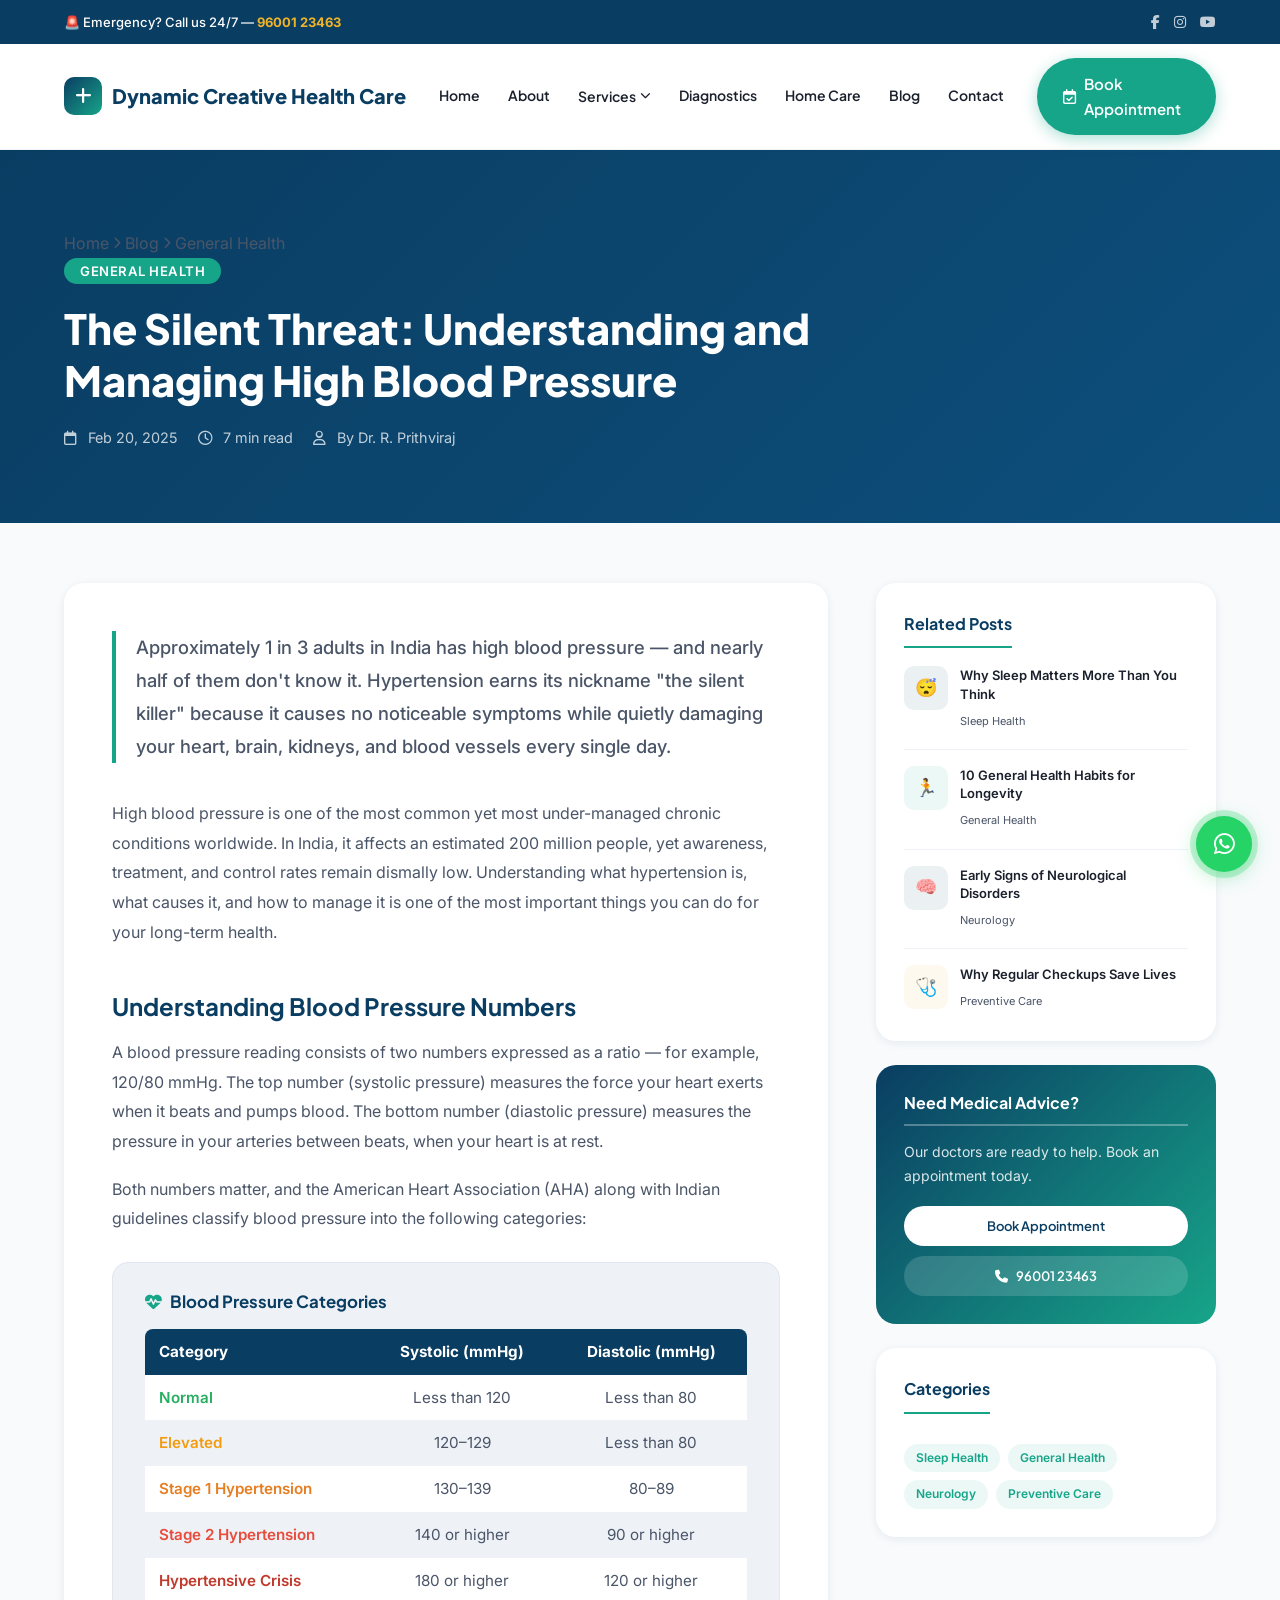
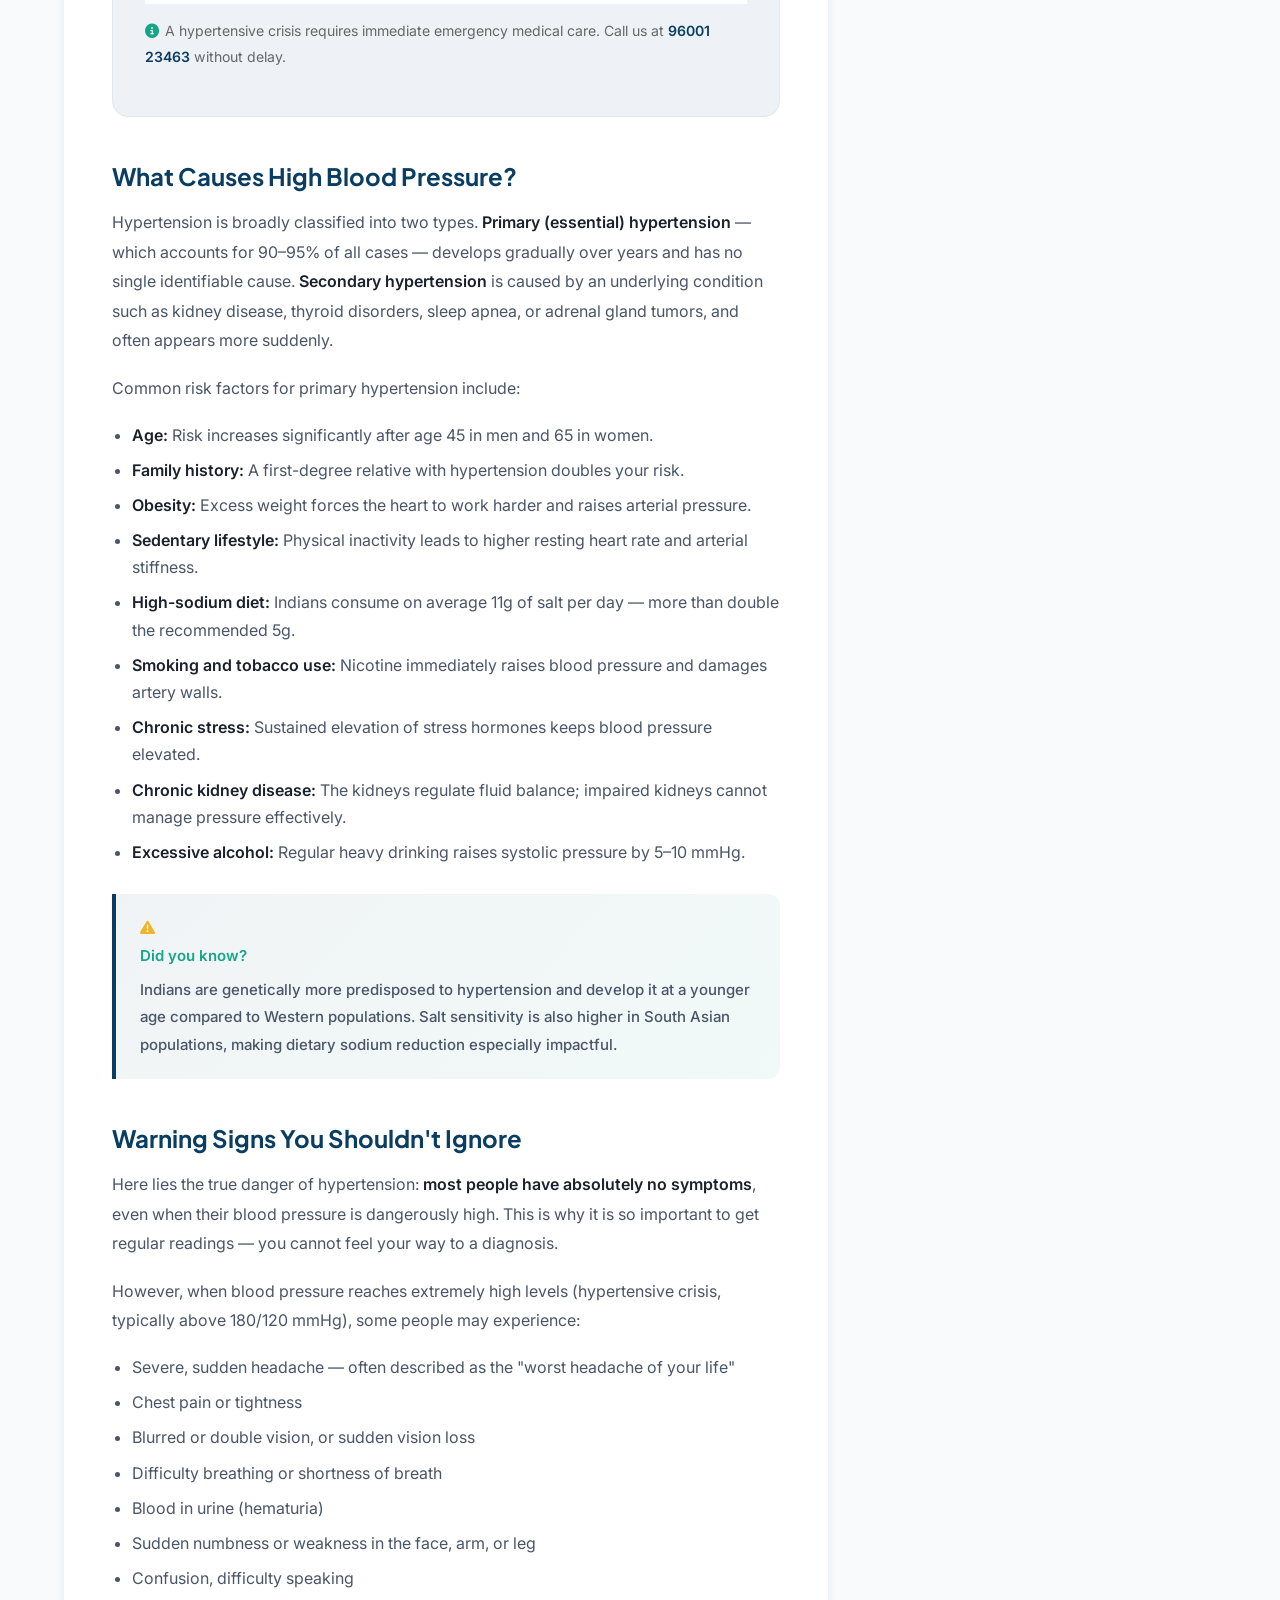
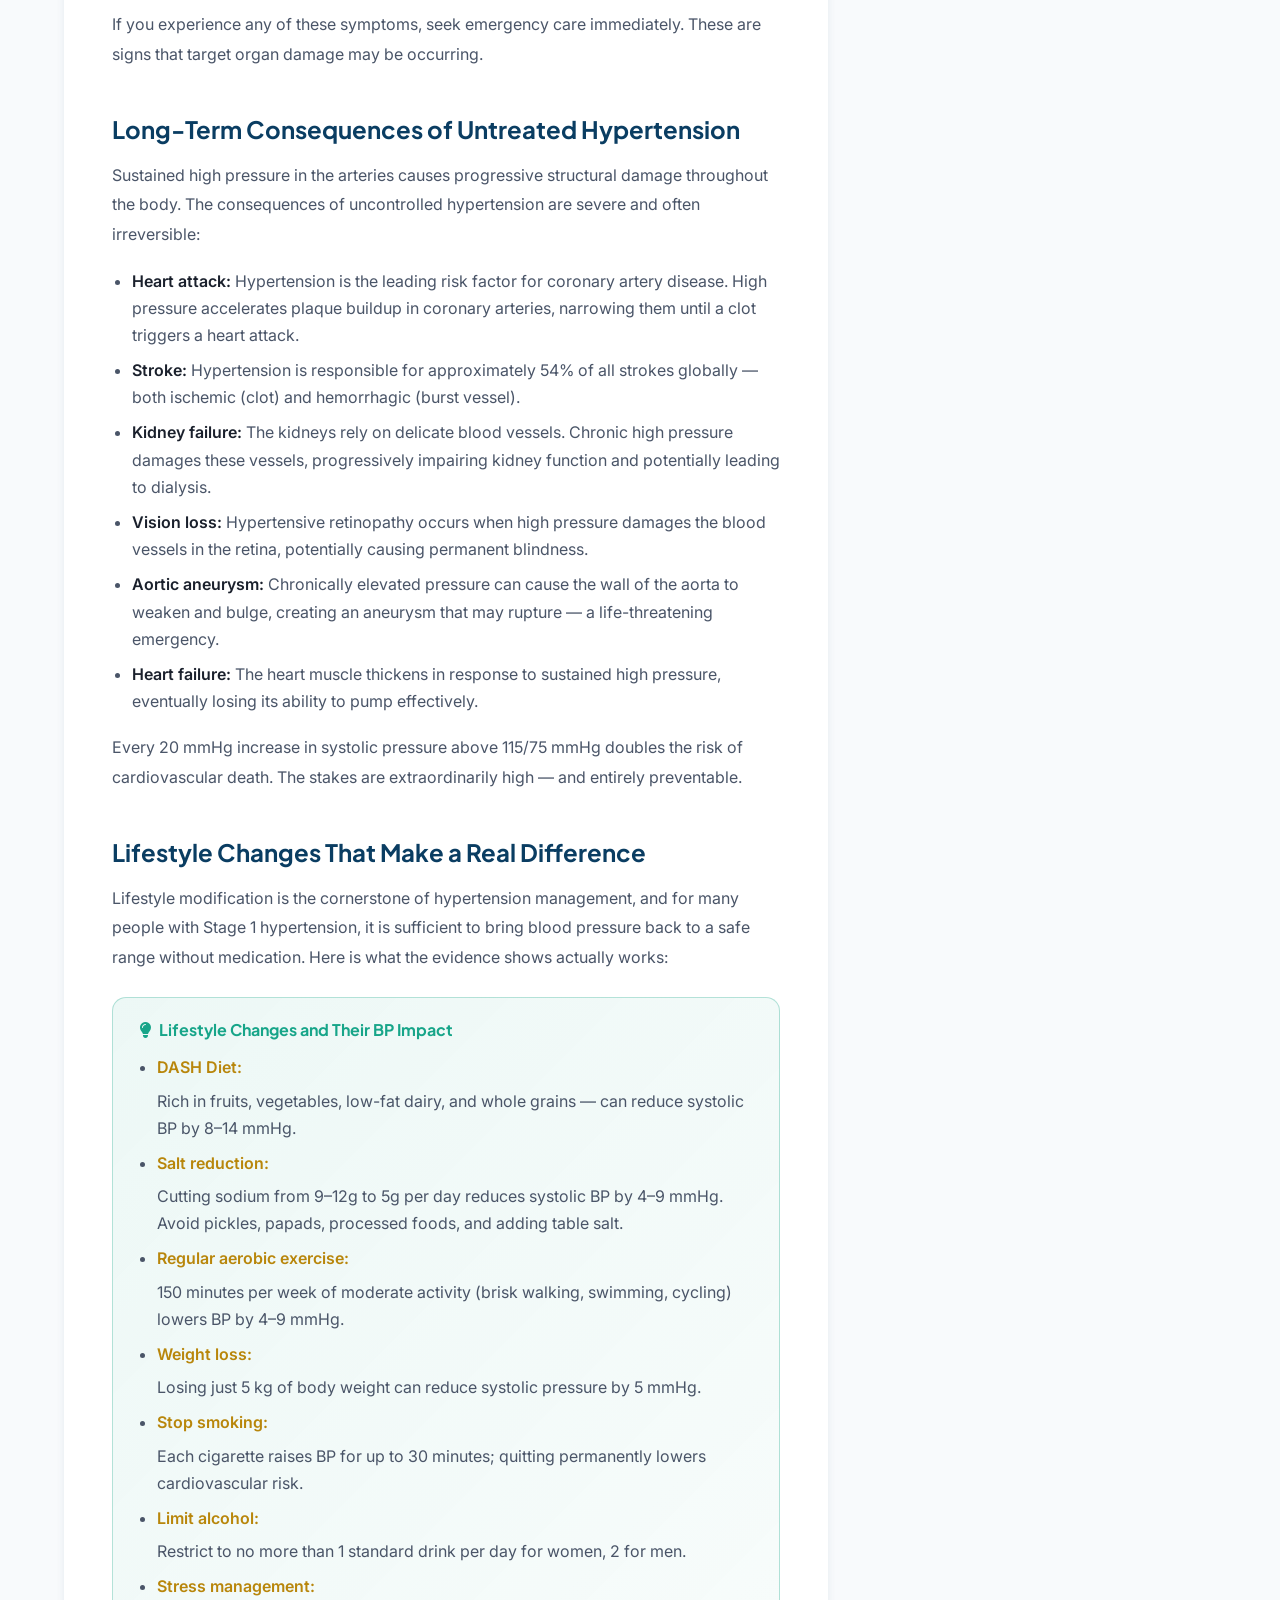
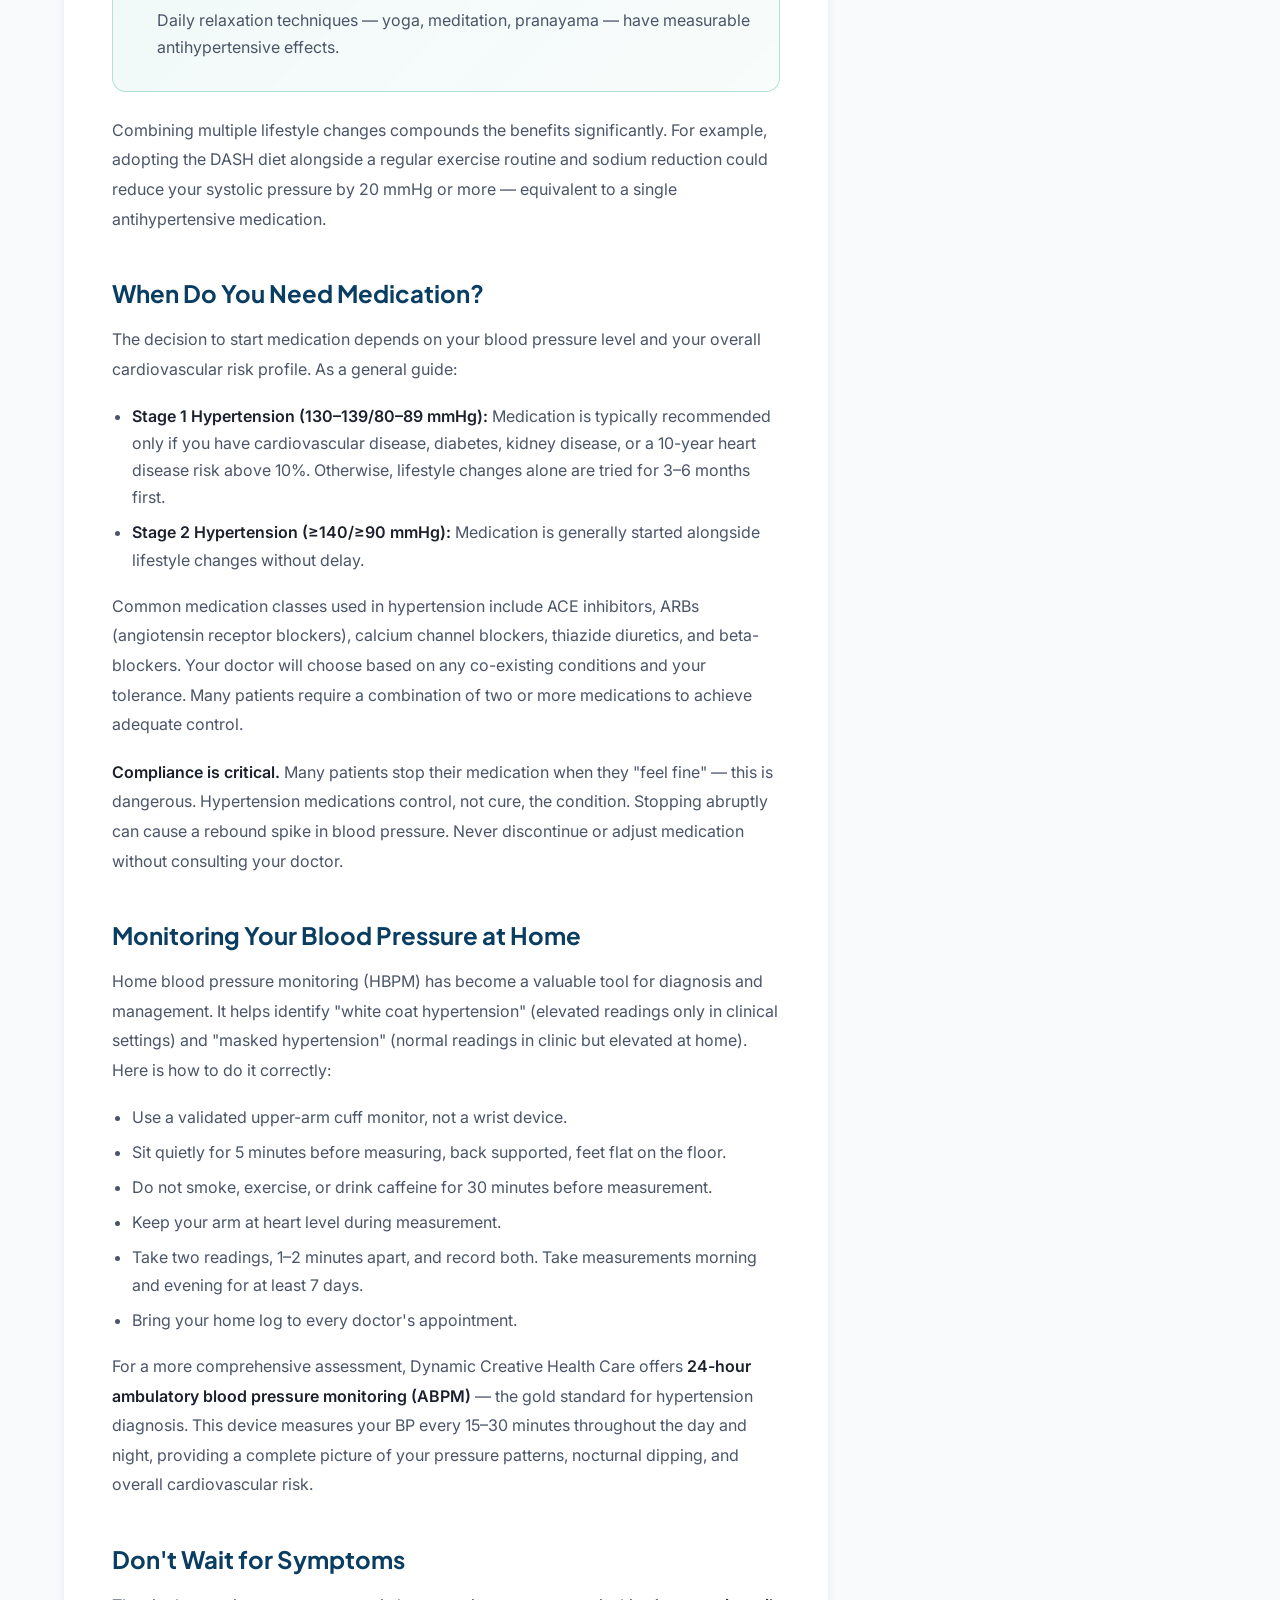
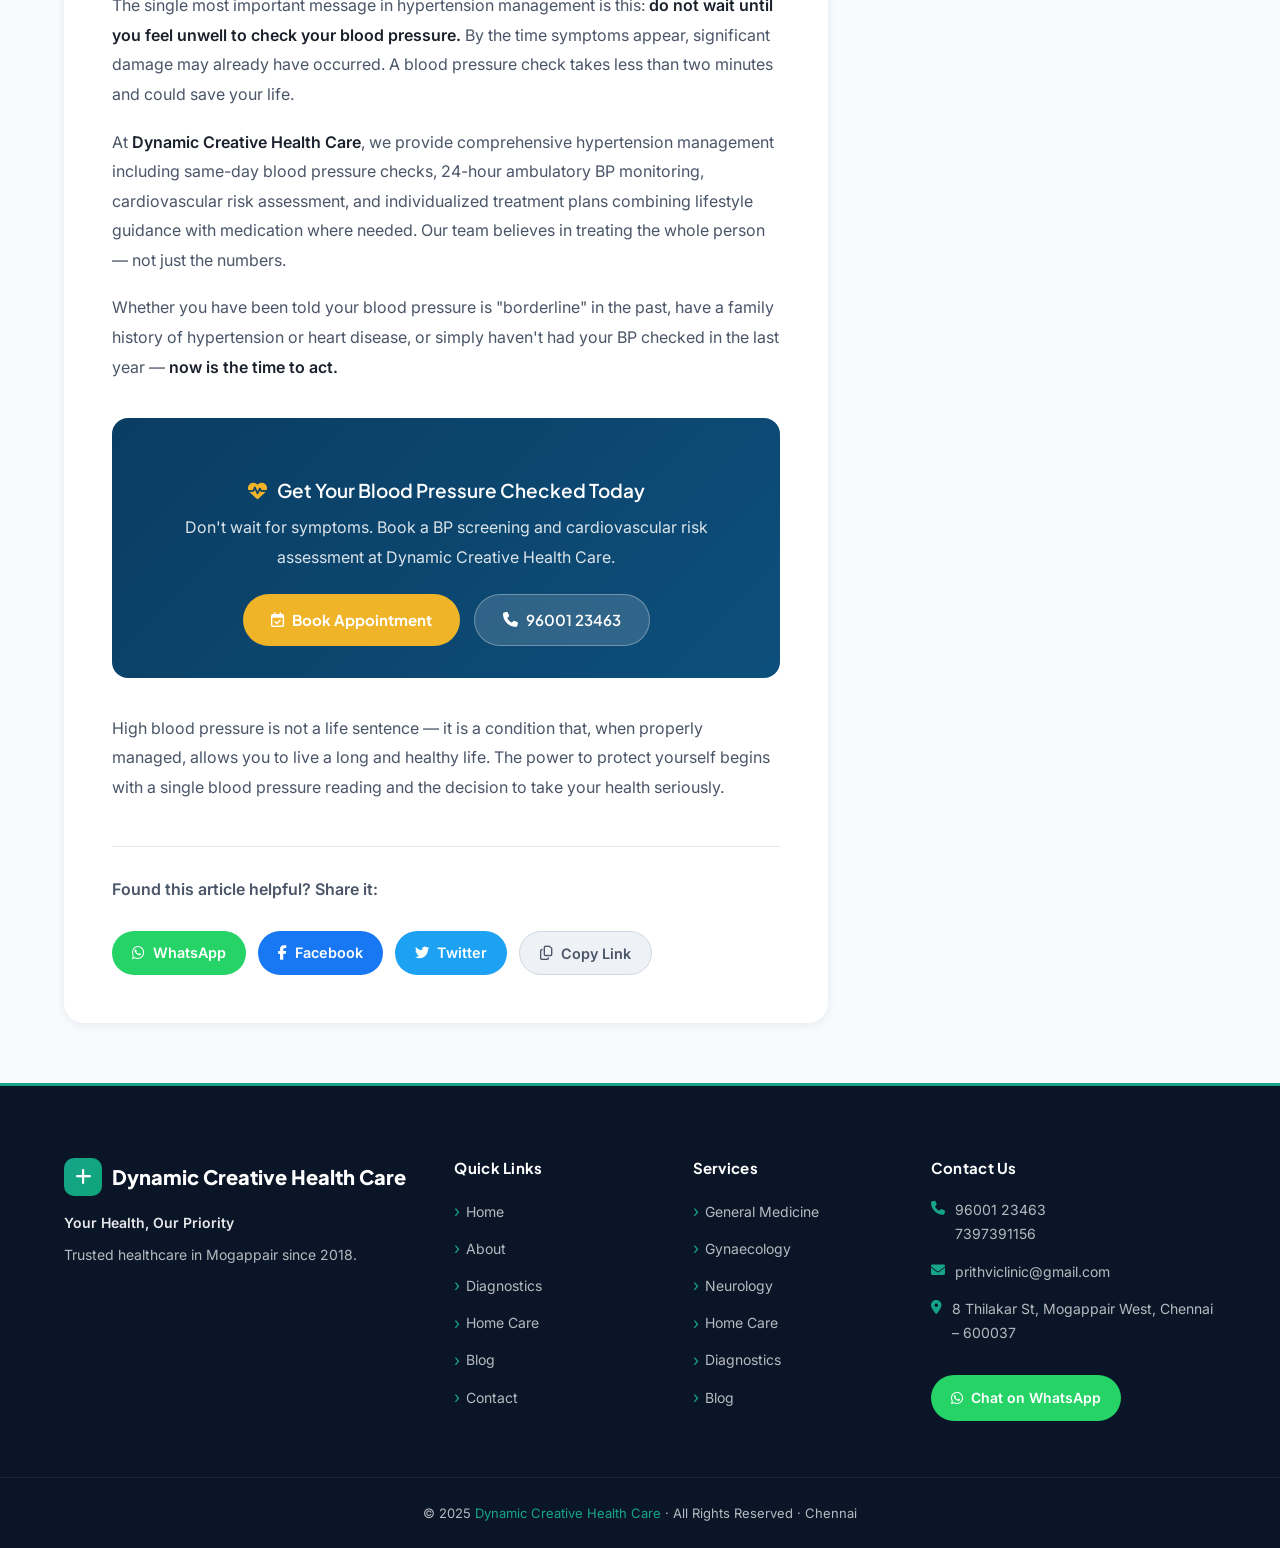
<file: blog/blood-pressure.html>
<!DOCTYPE html>
<html lang="en">
<head>
  <meta charset="UTF-8"/>
  <meta name="viewport" content="width=device-width,initial-scale=1.0"/>
  <title>The Silent Threat: Understanding and Managing High Blood Pressure | Dynamic Creative Health Care Blog</title>
  <meta name="description" content="Learn about hypertension — the silent killer. Understand blood pressure numbers, causes, warning signs, lifestyle changes and when medication is needed."/>
  <link rel="preconnect" href="https://fonts.googleapis.com"/>
  <link rel="preconnect" href="https://fonts.gstatic.com" crossorigin/>
  <link href="https://fonts.googleapis.com/css2?family=Plus+Jakarta+Sans:wght@400;500;600;700;800&family=Inter:wght@400;500;600&display=swap" rel="stylesheet"/>
  <link rel="stylesheet" href="https://cdnjs.cloudflare.com/ajax/libs/font-awesome/6.5.1/css/all.min.css"/>
  <link rel="stylesheet" href="../css/styles.css"/>
</head>
<body>

  <!-- Emergency Bar -->
  <div id="emergency-bar">
    <div class="container">
      <div class="emergency-text">🚨 Emergency? Call us 24/7 — <a href="tel:9600123463">96001 23463</a></div>
      <div class="social-icons">
        <a href="#" aria-label="Facebook"><i class="fab fa-facebook-f"></i></a>
        <a href="#" aria-label="Instagram"><i class="fab fa-instagram"></i></a>
        <a href="#" aria-label="YouTube"><i class="fab fa-youtube"></i></a>
      </div>
    </div>
  </div>

  <!-- Navbar -->
  <nav id="navbar">
    <div class="container">
      <a href="../index.html" class="nav-logo">
        <div class="logo-icon"><i class="fa-solid fa-plus"></i></div>
        Dynamic Creative Health Care
      </a>
      <div class="nav-links">
        <a href="../index.html">Home</a>
        <a href="../index.html#about">About</a>
        <div class="nav-dropdown">
          <button class="nav-drop-toggle">Services <i class="fa-solid fa-chevron-down fa-xs"></i></button>
          <div class="nav-drop-menu">
            <a href="../services/general-medicine.html"><i class="fa-solid fa-stethoscope"></i> General Medicine</a>
            <a href="../services/gynecology.html"><i class="fa-solid fa-venus"></i> Gynecology</a>
            <a href="../services/neurology.html"><i class="fa-solid fa-brain"></i> Neurology</a>
          </div>
        </div>
        <a href="../diagnostics.html">Diagnostics</a>
        <a href="../homecare.html">Home Care</a>
        <a href="index.html" class="active">Blog</a>
        <a href="../index.html#contact">Contact</a>
      </div>
      <a href="../index.html#appointment" class="btn btn-primary nav-cta">
        <i class="fa-regular fa-calendar-check"></i> Book Appointment
      </a>
      <button class="hamburger" id="hamburger"><span></span><span></span><span></span></button>
    </div>
  </nav>
  <div class="mobile-nav" id="mobileNav">
    <a href="../index.html" onclick="closeMobileNav()">Home</a>
    <a href="../index.html#about" onclick="closeMobileNav()">About</a>
    <div class="mobile-divider"></div>
    <a href="../services/general-medicine.html" onclick="closeMobileNav()">General Medicine</a>
    <a href="../services/gynecology.html" onclick="closeMobileNav()">Gynecology</a>
    <a href="../services/neurology.html" onclick="closeMobileNav()">Neurology</a>
    <div class="mobile-divider"></div>
    <a href="../diagnostics.html" onclick="closeMobileNav()">Diagnostics</a>
    <a href="../homecare.html" onclick="closeMobileNav()">Home Care</a>
    <a href="index.html" onclick="closeMobileNav()">Blog</a>
    <a href="../index.html#contact" onclick="closeMobileNav()">Contact</a>
    <a href="../index.html#appointment" class="btn btn-primary mobile-nav-cta" onclick="closeMobileNav()">Book Appointment</a>
  </div>

  <!-- Page Hero -->
  <section class="blog-hero" style="background:linear-gradient(135deg,var(--primary) 0%,#0d4f7c 100%);padding:80px 0 60px;margin-top:0;">
    <div class="container">
      <nav class="breadcrumb" aria-label="Breadcrumb">
        <a href="../index.html">Home</a>
        <i class="fa-solid fa-chevron-right fa-xs"></i>
        <a href="index.html">Blog</a>
        <i class="fa-solid fa-chevron-right fa-xs"></i>
        <span>General Health</span>
      </nav>
      <div class="blog-hero-content" style="max-width:780px;">
        <span class="blog-badge" style="background:var(--secondary);color:#fff;padding:5px 16px;border-radius:50px;font-size:0.82rem;font-weight:600;letter-spacing:0.04em;text-transform:uppercase;">General Health</span>
        <h1 style="color:#fff;font-size:clamp(1.8rem,4vw,2.6rem);margin:18px 0 20px;line-height:1.25;font-family:'Plus Jakarta Sans',sans-serif;font-weight:800;">The Silent Threat: Understanding and Managing High Blood Pressure</h1>
        <div class="blog-meta" style="display:flex;flex-wrap:wrap;gap:20px;color:rgba(255,255,255,0.75);font-size:0.9rem;">
          <span><i class="fa-regular fa-calendar" style="margin-right:6px;"></i>Feb 20, 2025</span>
          <span><i class="fa-regular fa-clock" style="margin-right:6px;"></i>7 min read</span>
          <span><i class="fa-regular fa-user" style="margin-right:6px;"></i>By Dr. R. Prithviraj</span>
        </div>
      </div>
    </div>
  </section>

  <!-- Blog Post Layout -->
  <section style="background:var(--bg);padding:60px 0;">
    <div class="container">
      <div class="blog-post-layout">

        <!-- Main Article -->
        <article class="blog-article">

          <p class="blog-lead reveal" style="font-size:1.15rem;line-height:1.8;color:var(--dark);font-weight:500;border-left:4px solid var(--secondary);padding-left:20px;margin-bottom:36px;">
            Approximately 1 in 3 adults in India has high blood pressure — and nearly half of them don't know it. Hypertension earns its nickname "the silent killer" because it causes no noticeable symptoms while quietly damaging your heart, brain, kidneys, and blood vessels every single day.
          </p>

          <p class="reveal">High blood pressure is one of the most common yet most under-managed chronic conditions worldwide. In India, it affects an estimated 200 million people, yet awareness, treatment, and control rates remain dismally low. Understanding what hypertension is, what causes it, and how to manage it is one of the most important things you can do for your long-term health.</p>

          <!-- Section: Understanding Numbers -->
          <h2 class="reveal" style="margin-top:44px;">Understanding Blood Pressure Numbers</h2>
          <p class="reveal">A blood pressure reading consists of two numbers expressed as a ratio — for example, 120/80 mmHg. The top number (systolic pressure) measures the force your heart exerts when it beats and pumps blood. The bottom number (diastolic pressure) measures the pressure in your arteries between beats, when your heart is at rest.</p>
          <p class="reveal">Both numbers matter, and the American Heart Association (AHA) along with Indian guidelines classify blood pressure into the following categories:</p>

          <div class="blog-infobox reveal" style="background:var(--bg-alt);border-radius:16px;padding:28px 32px;margin:28px 0;border:1px solid #e0e7ef;">
            <h4 style="margin-bottom:16px;color:var(--primary);font-size:1.05rem;"><i class="fa-solid fa-heart-pulse" style="margin-right:8px;color:var(--secondary);"></i>Blood Pressure Categories</h4>
            <table style="width:100%;border-collapse:collapse;font-size:0.95rem;">
              <thead>
                <tr style="background:var(--primary);color:#fff;">
                  <th style="padding:10px 14px;text-align:left;border-radius:8px 0 0 0;">Category</th>
                  <th style="padding:10px 14px;text-align:center;">Systolic (mmHg)</th>
                  <th style="padding:10px 14px;text-align:center;border-radius:0 8px 0 0;">Diastolic (mmHg)</th>
                </tr>
              </thead>
              <tbody>
                <tr style="background:#fff;">
                  <td style="padding:10px 14px;font-weight:600;color:#27ae60;">Normal</td>
                  <td style="padding:10px 14px;text-align:center;">Less than 120</td>
                  <td style="padding:10px 14px;text-align:center;">Less than 80</td>
                </tr>
                <tr style="background:var(--bg-alt);">
                  <td style="padding:10px 14px;font-weight:600;color:#f39c12;">Elevated</td>
                  <td style="padding:10px 14px;text-align:center;">120–129</td>
                  <td style="padding:10px 14px;text-align:center;">Less than 80</td>
                </tr>
                <tr style="background:#fff;">
                  <td style="padding:10px 14px;font-weight:600;color:#e67e22;">Stage 1 Hypertension</td>
                  <td style="padding:10px 14px;text-align:center;">130–139</td>
                  <td style="padding:10px 14px;text-align:center;">80–89</td>
                </tr>
                <tr style="background:var(--bg-alt);">
                  <td style="padding:10px 14px;font-weight:600;color:#e74c3c;">Stage 2 Hypertension</td>
                  <td style="padding:10px 14px;text-align:center;">140 or higher</td>
                  <td style="padding:10px 14px;text-align:center;">90 or higher</td>
                </tr>
                <tr style="background:#fff;">
                  <td style="padding:10px 14px;font-weight:600;color:#c0392b;">Hypertensive Crisis</td>
                  <td style="padding:10px 14px;text-align:center;">180 or higher</td>
                  <td style="padding:10px 14px;text-align:center;">120 or higher</td>
                </tr>
              </tbody>
            </table>
            <p style="margin-top:14px;font-size:0.88rem;color:#666;"><i class="fa-solid fa-circle-info" style="margin-right:6px;color:var(--secondary);"></i>A hypertensive crisis requires immediate emergency medical care. Call us at <a href="tel:9600123463" style="color:var(--primary);font-weight:600;">96001 23463</a> without delay.</p>
          </div>

          <!-- Section: Causes -->
          <h2 class="reveal" style="margin-top:44px;">What Causes High Blood Pressure?</h2>
          <p class="reveal">Hypertension is broadly classified into two types. <strong>Primary (essential) hypertension</strong> — which accounts for 90–95% of all cases — develops gradually over years and has no single identifiable cause. <strong>Secondary hypertension</strong> is caused by an underlying condition such as kidney disease, thyroid disorders, sleep apnea, or adrenal gland tumors, and often appears more suddenly.</p>
          <p class="reveal">Common risk factors for primary hypertension include:</p>
          <ul class="blog-list reveal" style="padding-left:20px;line-height:2;">
            <li><strong>Age:</strong> Risk increases significantly after age 45 in men and 65 in women.</li>
            <li><strong>Family history:</strong> A first-degree relative with hypertension doubles your risk.</li>
            <li><strong>Obesity:</strong> Excess weight forces the heart to work harder and raises arterial pressure.</li>
            <li><strong>Sedentary lifestyle:</strong> Physical inactivity leads to higher resting heart rate and arterial stiffness.</li>
            <li><strong>High-sodium diet:</strong> Indians consume on average 11g of salt per day — more than double the recommended 5g.</li>
            <li><strong>Smoking and tobacco use:</strong> Nicotine immediately raises blood pressure and damages artery walls.</li>
            <li><strong>Chronic stress:</strong> Sustained elevation of stress hormones keeps blood pressure elevated.</li>
            <li><strong>Chronic kidney disease:</strong> The kidneys regulate fluid balance; impaired kidneys cannot manage pressure effectively.</li>
            <li><strong>Excessive alcohol:</strong> Regular heavy drinking raises systolic pressure by 5–10 mmHg.</li>
          </ul>

          <div class="blog-callout reveal" style="background:linear-gradient(135deg,rgba(10,61,98,0.06),rgba(23,165,137,0.06));border-left:4px solid var(--primary);border-radius:0 12px 12px 0;padding:20px 24px;margin:28px 0;">
            <p style="margin:0;font-weight:500;color:var(--dark);"><i class="fa-solid fa-triangle-exclamation" style="color:var(--accent);margin-right:10px;"></i><strong>Did you know?</strong> Indians are genetically more predisposed to hypertension and develop it at a younger age compared to Western populations. Salt sensitivity is also higher in South Asian populations, making dietary sodium reduction especially impactful.</p>
          </div>

          <!-- Section: Warning Signs -->
          <h2 class="reveal" style="margin-top:44px;">Warning Signs You Shouldn't Ignore</h2>
          <p class="reveal">Here lies the true danger of hypertension: <strong>most people have absolutely no symptoms</strong>, even when their blood pressure is dangerously high. This is why it is so important to get regular readings — you cannot feel your way to a diagnosis.</p>
          <p class="reveal">However, when blood pressure reaches extremely high levels (hypertensive crisis, typically above 180/120 mmHg), some people may experience:</p>
          <ul class="blog-list reveal" style="padding-left:20px;line-height:2;">
            <li>Severe, sudden headache — often described as the "worst headache of your life"</li>
            <li>Chest pain or tightness</li>
            <li>Blurred or double vision, or sudden vision loss</li>
            <li>Difficulty breathing or shortness of breath</li>
            <li>Blood in urine (hematuria)</li>
            <li>Sudden numbness or weakness in the face, arm, or leg</li>
            <li>Confusion, difficulty speaking</li>
          </ul>
          <p class="reveal">If you experience any of these symptoms, seek emergency care immediately. These are signs that target organ damage may be occurring.</p>

          <!-- Section: Consequences -->
          <h2 class="reveal" style="margin-top:44px;">Long-Term Consequences of Untreated Hypertension</h2>
          <p class="reveal">Sustained high pressure in the arteries causes progressive structural damage throughout the body. The consequences of uncontrolled hypertension are severe and often irreversible:</p>
          <ul class="blog-list reveal" style="padding-left:20px;line-height:2;">
            <li><strong>Heart attack:</strong> Hypertension is the leading risk factor for coronary artery disease. High pressure accelerates plaque buildup in coronary arteries, narrowing them until a clot triggers a heart attack.</li>
            <li><strong>Stroke:</strong> Hypertension is responsible for approximately 54% of all strokes globally — both ischemic (clot) and hemorrhagic (burst vessel).</li>
            <li><strong>Kidney failure:</strong> The kidneys rely on delicate blood vessels. Chronic high pressure damages these vessels, progressively impairing kidney function and potentially leading to dialysis.</li>
            <li><strong>Vision loss:</strong> Hypertensive retinopathy occurs when high pressure damages the blood vessels in the retina, potentially causing permanent blindness.</li>
            <li><strong>Aortic aneurysm:</strong> Chronically elevated pressure can cause the wall of the aorta to weaken and bulge, creating an aneurysm that may rupture — a life-threatening emergency.</li>
            <li><strong>Heart failure:</strong> The heart muscle thickens in response to sustained high pressure, eventually losing its ability to pump effectively.</li>
          </ul>
          <p class="reveal">Every 20 mmHg increase in systolic pressure above 115/75 mmHg doubles the risk of cardiovascular death. The stakes are extraordinarily high — and entirely preventable.</p>

          <!-- Section: Lifestyle -->
          <h2 class="reveal" style="margin-top:44px;">Lifestyle Changes That Make a Real Difference</h2>
          <p class="reveal">Lifestyle modification is the cornerstone of hypertension management, and for many people with Stage 1 hypertension, it is sufficient to bring blood pressure back to a safe range without medication. Here is what the evidence shows actually works:</p>

          <div class="blog-tip reveal" style="background:linear-gradient(135deg,rgba(23,165,137,0.08),rgba(23,165,137,0.03));border:1px solid rgba(23,165,137,0.3);border-radius:14px;padding:22px 26px;margin:24px 0;">
            <h4 style="color:var(--secondary);margin-bottom:14px;"><i class="fa-solid fa-lightbulb" style="margin-right:8px;"></i>Lifestyle Changes and Their BP Impact</h4>
            <ul style="padding-left:18px;line-height:2.1;margin:0;">
              <li><strong>DASH Diet:</strong> Rich in fruits, vegetables, low-fat dairy, and whole grains — can reduce systolic BP by 8–14 mmHg.</li>
              <li><strong>Salt reduction:</strong> Cutting sodium from 9–12g to 5g per day reduces systolic BP by 4–9 mmHg. Avoid pickles, papads, processed foods, and adding table salt.</li>
              <li><strong>Regular aerobic exercise:</strong> 150 minutes per week of moderate activity (brisk walking, swimming, cycling) lowers BP by 4–9 mmHg.</li>
              <li><strong>Weight loss:</strong> Losing just 5 kg of body weight can reduce systolic pressure by 5 mmHg.</li>
              <li><strong>Stop smoking:</strong> Each cigarette raises BP for up to 30 minutes; quitting permanently lowers cardiovascular risk.</li>
              <li><strong>Limit alcohol:</strong> Restrict to no more than 1 standard drink per day for women, 2 for men.</li>
              <li><strong>Stress management:</strong> Daily relaxation techniques — yoga, meditation, pranayama — have measurable antihypertensive effects.</li>
            </ul>
          </div>

          <p class="reveal">Combining multiple lifestyle changes compounds the benefits significantly. For example, adopting the DASH diet alongside a regular exercise routine and sodium reduction could reduce your systolic pressure by 20 mmHg or more — equivalent to a single antihypertensive medication.</p>

          <!-- Section: Medication -->
          <h2 class="reveal" style="margin-top:44px;">When Do You Need Medication?</h2>
          <p class="reveal">The decision to start medication depends on your blood pressure level and your overall cardiovascular risk profile. As a general guide:</p>
          <ul class="blog-list reveal" style="padding-left:20px;line-height:2;">
            <li><strong>Stage 1 Hypertension (130–139/80–89 mmHg):</strong> Medication is typically recommended only if you have cardiovascular disease, diabetes, kidney disease, or a 10-year heart disease risk above 10%. Otherwise, lifestyle changes alone are tried for 3–6 months first.</li>
            <li><strong>Stage 2 Hypertension (≥140/≥90 mmHg):</strong> Medication is generally started alongside lifestyle changes without delay.</li>
          </ul>
          <p class="reveal">Common medication classes used in hypertension include ACE inhibitors, ARBs (angiotensin receptor blockers), calcium channel blockers, thiazide diuretics, and beta-blockers. Your doctor will choose based on any co-existing conditions and your tolerance. Many patients require a combination of two or more medications to achieve adequate control.</p>
          <p class="reveal"><strong>Compliance is critical.</strong> Many patients stop their medication when they "feel fine" — this is dangerous. Hypertension medications control, not cure, the condition. Stopping abruptly can cause a rebound spike in blood pressure. Never discontinue or adjust medication without consulting your doctor.</p>

          <!-- Section: Home Monitoring -->
          <h2 class="reveal" style="margin-top:44px;">Monitoring Your Blood Pressure at Home</h2>
          <p class="reveal">Home blood pressure monitoring (HBPM) has become a valuable tool for diagnosis and management. It helps identify "white coat hypertension" (elevated readings only in clinical settings) and "masked hypertension" (normal readings in clinic but elevated at home). Here is how to do it correctly:</p>
          <ul class="blog-list reveal" style="padding-left:20px;line-height:2;">
            <li>Use a validated upper-arm cuff monitor, not a wrist device.</li>
            <li>Sit quietly for 5 minutes before measuring, back supported, feet flat on the floor.</li>
            <li>Do not smoke, exercise, or drink caffeine for 30 minutes before measurement.</li>
            <li>Keep your arm at heart level during measurement.</li>
            <li>Take two readings, 1–2 minutes apart, and record both. Take measurements morning and evening for at least 7 days.</li>
            <li>Bring your home log to every doctor's appointment.</li>
          </ul>
          <p class="reveal">For a more comprehensive assessment, Dynamic Creative Health Care offers <strong>24-hour ambulatory blood pressure monitoring (ABPM)</strong> — the gold standard for hypertension diagnosis. This device measures your BP every 15–30 minutes throughout the day and night, providing a complete picture of your pressure patterns, nocturnal dipping, and overall cardiovascular risk.</p>

          <!-- Section: CTA -->
          <h2 class="reveal" style="margin-top:44px;">Don't Wait for Symptoms</h2>
          <p class="reveal">The single most important message in hypertension management is this: <strong>do not wait until you feel unwell to check your blood pressure.</strong> By the time symptoms appear, significant damage may already have occurred. A blood pressure check takes less than two minutes and could save your life.</p>
          <p class="reveal">At <strong>Dynamic Creative Health Care</strong>, we provide comprehensive hypertension management including same-day blood pressure checks, 24-hour ambulatory BP monitoring, cardiovascular risk assessment, and individualized treatment plans combining lifestyle guidance with medication where needed. Our team believes in treating the whole person — not just the numbers.</p>
          <p class="reveal">Whether you have been told your blood pressure is "borderline" in the past, have a family history of hypertension or heart disease, or simply haven't had your BP checked in the last year — <strong>now is the time to act.</strong></p>

          <div class="blog-cta-box reveal" style="background:linear-gradient(135deg,var(--primary),#0d4f7c);border-radius:16px;padding:32px;margin:36px 0;text-align:center;color:#fff;">
            <h3 style="color:#fff;margin-bottom:10px;"><i class="fa-solid fa-heart-pulse" style="margin-right:10px;color:var(--accent);"></i>Get Your Blood Pressure Checked Today</h3>
            <p style="color:rgba(255,255,255,0.85);margin-bottom:22px;">Don't wait for symptoms. Book a BP screening and cardiovascular risk assessment at Dynamic Creative Health Care.</p>
            <div style="display:flex;gap:14px;justify-content:center;flex-wrap:wrap;">
              <a href="../index.html#appointment" class="btn" style="background:var(--accent);color:var(--dark);font-weight:700;padding:12px 28px;border-radius:50px;text-decoration:none;display:inline-flex;align-items:center;gap:8px;"><i class="fa-regular fa-calendar-check"></i> Book Appointment</a>
              <a href="tel:9600123463" class="btn" style="background:rgba(255,255,255,0.15);color:#fff;font-weight:600;padding:12px 28px;border-radius:50px;text-decoration:none;display:inline-flex;align-items:center;gap:8px;border:1px solid rgba(255,255,255,0.3);"><i class="fa-solid fa-phone"></i> 96001 23463</a>
            </div>
          </div>

          <p class="reveal">High blood pressure is not a life sentence — it is a condition that, when properly managed, allows you to live a long and healthy life. The power to protect yourself begins with a single blood pressure reading and the decision to take your health seriously.</p>

          <!-- Share Buttons -->
          <div class="blog-share reveal" style="margin-top:44px;padding-top:28px;border-top:1px solid #e0e7ef;">
            <p style="font-weight:600;color:var(--dark);margin-bottom:14px;">Found this article helpful? Share it:</p>
            <div style="display:flex;gap:12px;flex-wrap:wrap;">
              <a href="https://wa.me/?text=The%20Silent%20Threat%3A%20Understanding%20High%20Blood%20Pressure%20-%20https%3A%2F%2Fdynamiccreativehealthcare.com%2Fblog%2Fblood-pressure.html" target="_blank" rel="noopener" style="background:#25D366;color:#fff;padding:10px 20px;border-radius:50px;text-decoration:none;font-size:0.9rem;font-weight:600;display:inline-flex;align-items:center;gap:8px;"><i class="fab fa-whatsapp"></i> WhatsApp</a>
              <a href="https://www.facebook.com/sharer/sharer.php?u=https%3A%2F%2Fdynamiccreativehealthcare.com%2Fblog%2Fblood-pressure.html" target="_blank" rel="noopener" style="background:#1877F2;color:#fff;padding:10px 20px;border-radius:50px;text-decoration:none;font-size:0.9rem;font-weight:600;display:inline-flex;align-items:center;gap:8px;"><i class="fab fa-facebook-f"></i> Facebook</a>
              <a href="https://twitter.com/intent/tweet?text=The%20Silent%20Threat%3A%20Understanding%20High%20Blood%20Pressure&url=https%3A%2F%2Fdynamiccreativehealthcare.com%2Fblog%2Fblood-pressure.html" target="_blank" rel="noopener" style="background:#1DA1F2;color:#fff;padding:10px 20px;border-radius:50px;text-decoration:none;font-size:0.9rem;font-weight:600;display:inline-flex;align-items:center;gap:8px;"><i class="fab fa-twitter"></i> Twitter</a>
              <button onclick="navigator.clipboard.writeText(window.location.href);this.textContent='Copied!';" style="background:var(--bg-alt);color:var(--dark);padding:10px 20px;border-radius:50px;border:1px solid #d0d9e4;font-size:0.9rem;font-weight:600;cursor:pointer;display:inline-flex;align-items:center;gap:8px;"><i class="fa-regular fa-copy"></i> Copy Link</button>
            </div>
          </div>

        </article>

        <!-- Sidebar -->
        <aside class="blog-sidebar">
          <div class="sidebar-card">
            <h4>Related Posts</h4>
            <div class="related-post">
              <div class="rp-icon" style="background:rgba(10,61,98,0.08);">😴</div>
              <div class="rp-text">
                <a href="sleep-health.html">Why Sleep Matters More Than You Think</a>
                <span>Sleep Health</span>
              </div>
            </div>
            <div class="related-post">
              <div class="rp-icon" style="background:rgba(23,165,137,0.08);">🏃</div>
              <div class="rp-text">
                <a href="general-health-habits.html">10 General Health Habits for Longevity</a>
                <span>General Health</span>
              </div>
            </div>
            <div class="related-post">
              <div class="rp-icon" style="background:rgba(10,61,98,0.08);">🧠</div>
              <div class="rp-text">
                <a href="neurology-signs.html">Early Signs of Neurological Disorders</a>
                <span>Neurology</span>
              </div>
            </div>
            <div class="related-post">
              <div class="rp-icon" style="background:rgba(240,180,41,0.08);">🩺</div>
              <div class="rp-text">
                <a href="health-checkups.html">Why Regular Checkups Save Lives</a>
                <span>Preventive Care</span>
              </div>
            </div>
          </div>
          <div class="sidebar-cta-card">
            <h4 style="color:white;border-bottom:2px solid rgba(255,255,255,0.3);padding-bottom:10px;margin-bottom:14px;">Need Medical Advice?</h4>
            <p>Our doctors are ready to help. Book an appointment today.</p>
            <a href="../index.html#appointment" class="btn btn-white btn-sm btn-full">Book Appointment</a>
            <a href="tel:9600123463" class="btn btn-sm btn-full" style="margin-top:10px;background:rgba(255,255,255,0.15);color:white;border-radius:50px;justify-content:center;"><i class="fa-solid fa-phone"></i> 96001 23463</a>
          </div>
          <div class="sidebar-card">
            <h4>Categories</h4>
            <div class="tag-list">
              <a href="index.html" class="tag">Sleep Health</a>
              <a href="index.html" class="tag">General Health</a>
              <a href="index.html" class="tag">Neurology</a>
              <a href="index.html" class="tag">Preventive Care</a>
            </div>
          </div>
        </aside>

      </div>
    </div>
  </section>

  <!-- Footer -->
  <footer id="footer">
    <div class="container">
      <div class="footer-grid">
        <div class="footer-col">
          <div class="footer-logo"><div class="fl-icon"><i class="fa-solid fa-plus"></i></div>Dynamic Creative Health Care</div>
          <p style="margin-bottom:6px;font-weight:600;color:rgba(255,255,255,0.9);">Your Health, Our Priority</p>
          <p>Trusted healthcare in Mogappair since 2018.</p>
        </div>
        <div class="footer-col">
          <h4>Quick Links</h4>
          <nav class="footer-links">
            <a href="../index.html">Home</a>
            <a href="../index.html#about">About</a>
            <a href="../diagnostics.html">Diagnostics</a>
            <a href="../homecare.html">Home Care</a>
            <a href="index.html">Blog</a>
            <a href="../index.html#contact">Contact</a>
          </nav>
        </div>
        <div class="footer-col">
          <h4>Services</h4>
          <nav class="footer-links">
            <a href="../services/general-medicine.html">General Medicine</a>
            <a href="../services/gynecology.html">Gynaecology</a>
            <a href="../services/neurology.html">Neurology</a>
            <a href="../homecare.html">Home Care</a>
            <a href="../diagnostics.html">Diagnostics</a>
            <a href="index.html">Blog</a>
          </nav>
        </div>
        <div class="footer-col">
          <h4>Contact Us</h4>
          <div class="footer-contact-item"><i class="fa-solid fa-phone"></i><div><a href="tel:9600123463">96001 23463</a><br/><a href="tel:7397391156">7397391156</a></div></div>
          <div class="footer-contact-item"><i class="fa-solid fa-envelope"></i><a href="mailto:prithviclinic@gmail.com">prithviclinic@gmail.com</a></div>
          <div class="footer-contact-item"><i class="fa-solid fa-location-dot"></i><span>8 Thilakar St, Mogappair West, Chennai – 600037</span></div>
          <a href="https://wa.me/917397391156" class="footer-wa-btn" target="_blank"><i class="fab fa-whatsapp"></i> Chat on WhatsApp</a>
        </div>
      </div>
    </div>
    <div class="footer-bottom"><div class="container">© 2025 <span>Dynamic Creative Health Care</span> · All Rights Reserved · Chennai</div></div>
  </footer>

  <!-- Floating Elements -->
  <div class="float-wrap">
    <button id="scrollTop" aria-label="Scroll to top"><i class="fa-solid fa-chevron-up"></i></button>
    <div class="wa-float">
      <div class="wa-pulse"></div>
      <a href="https://wa.me/917397391156" target="_blank" rel="noopener" aria-label="WhatsApp"><i class="fab fa-whatsapp"></i></a>
      <div class="wa-tooltip">Chat with us</div>
    </div>
  </div>

  <script src="../js/main.js"></script>
</body>
</html>
</file>
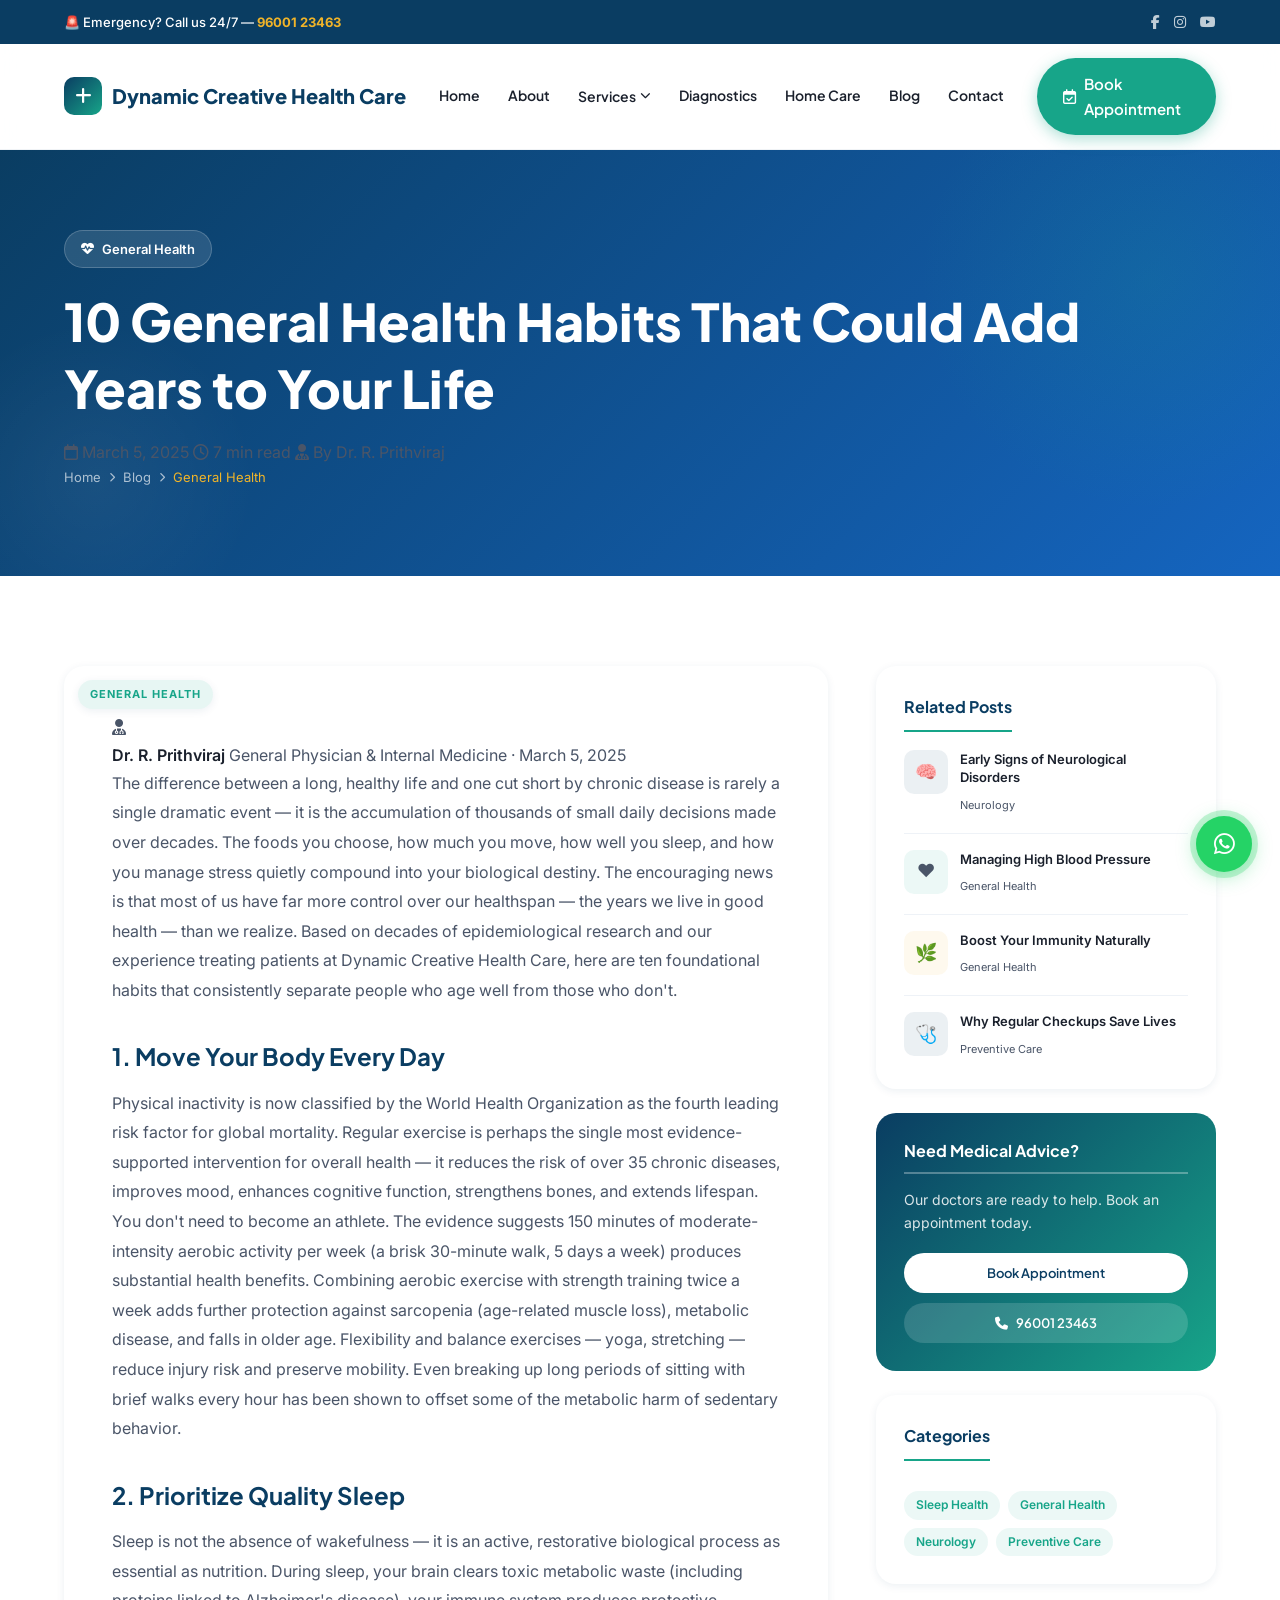
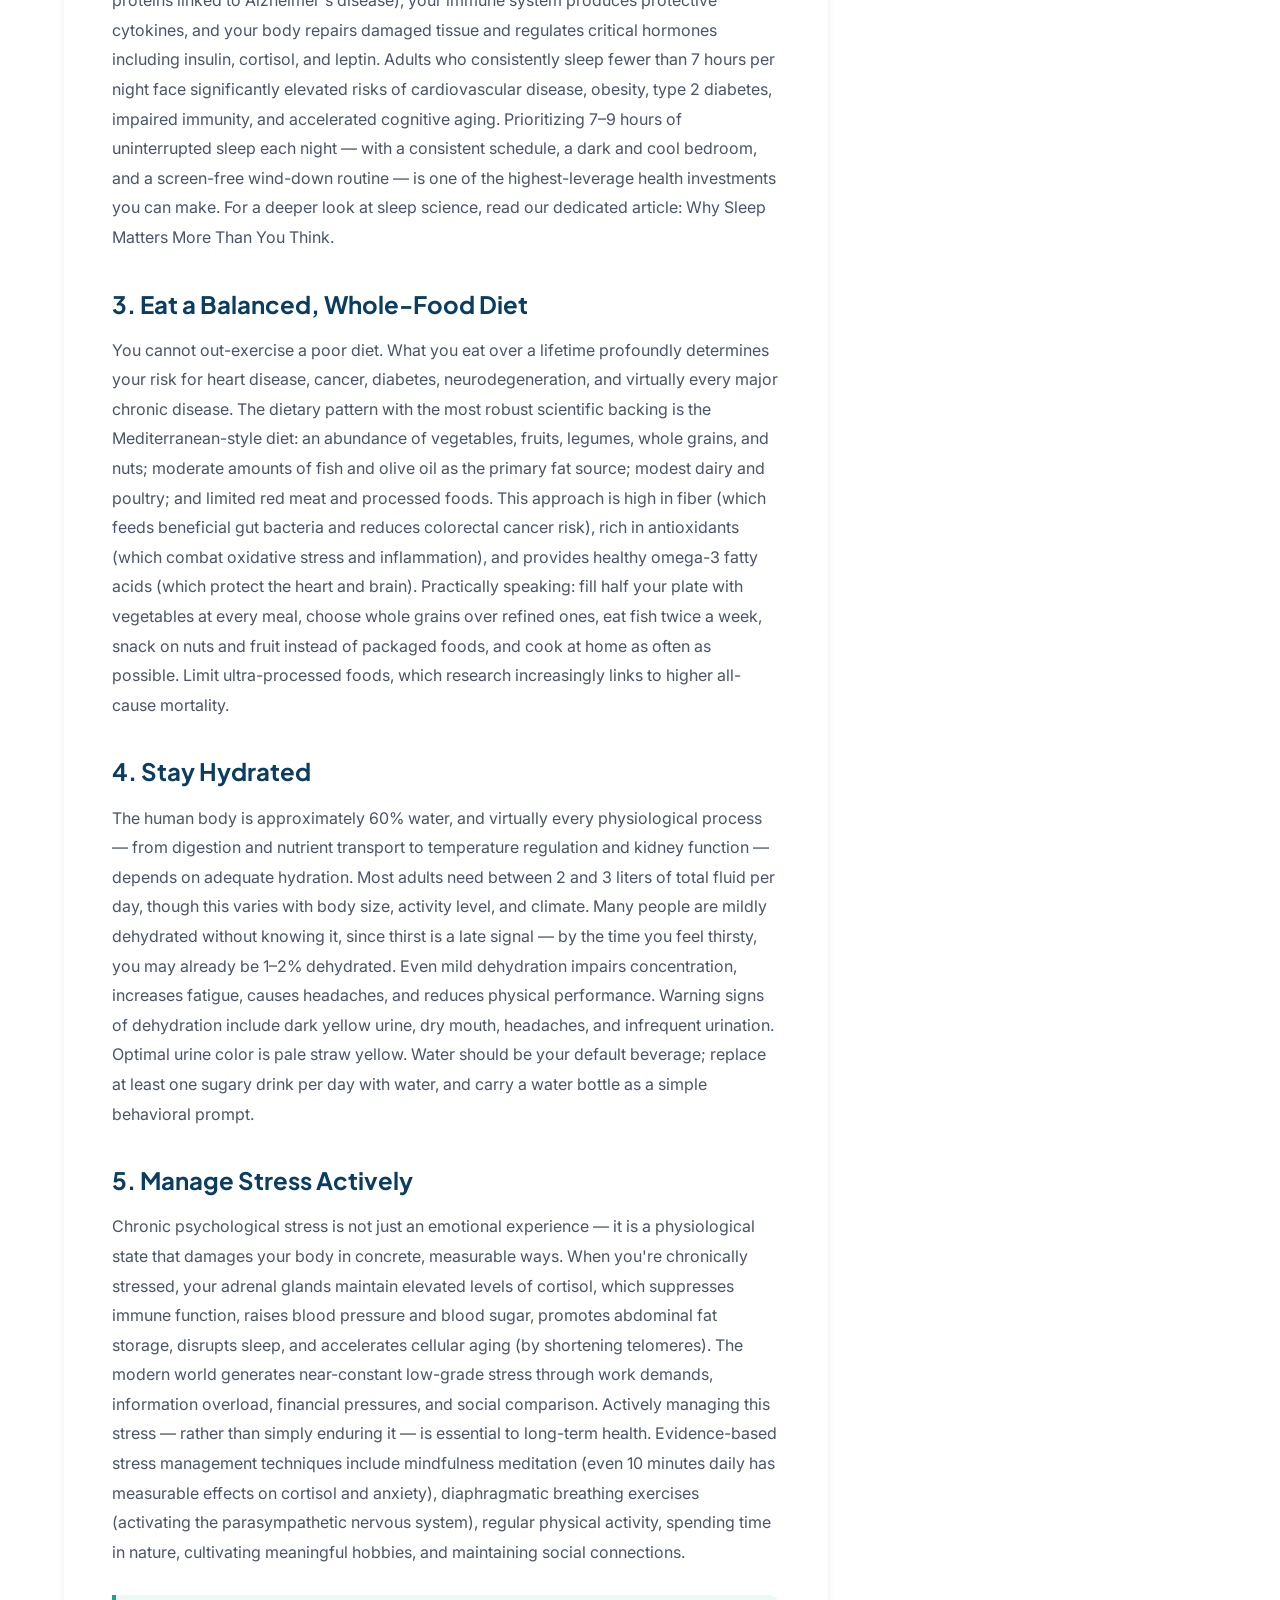
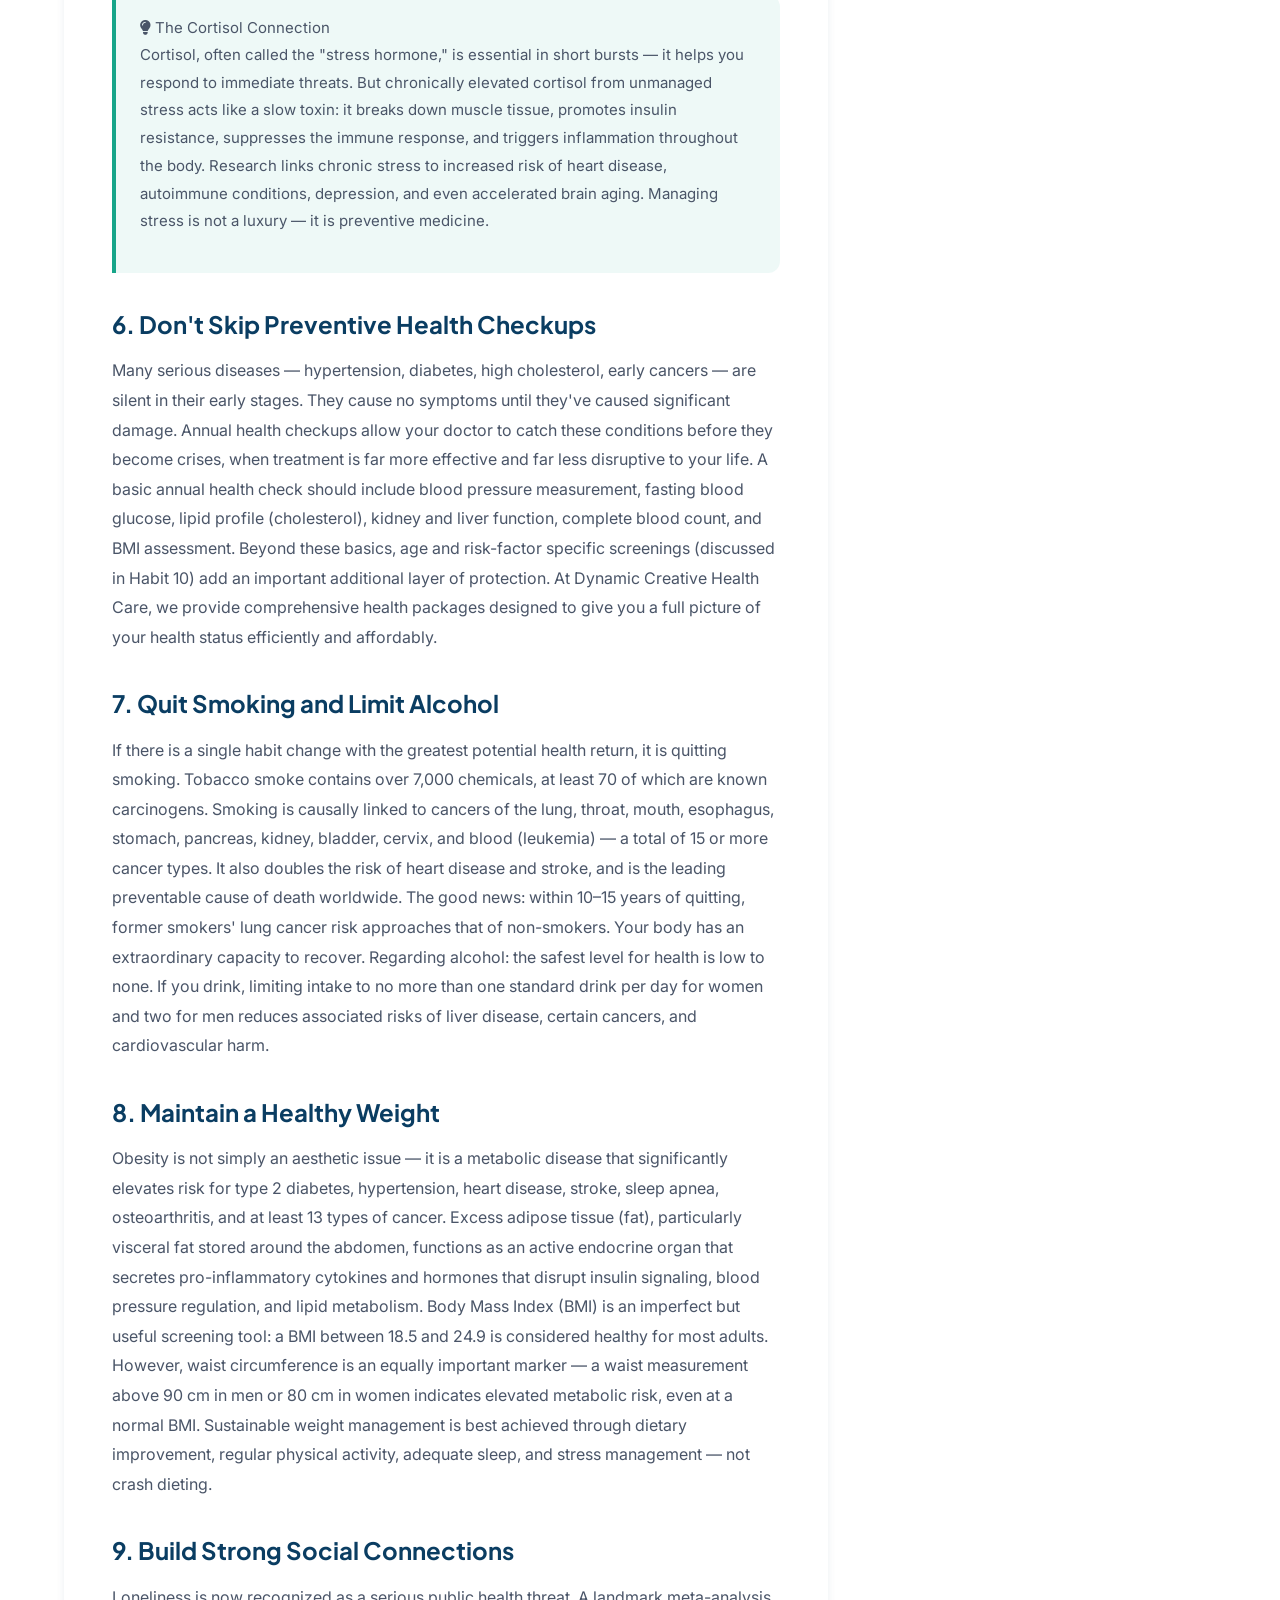
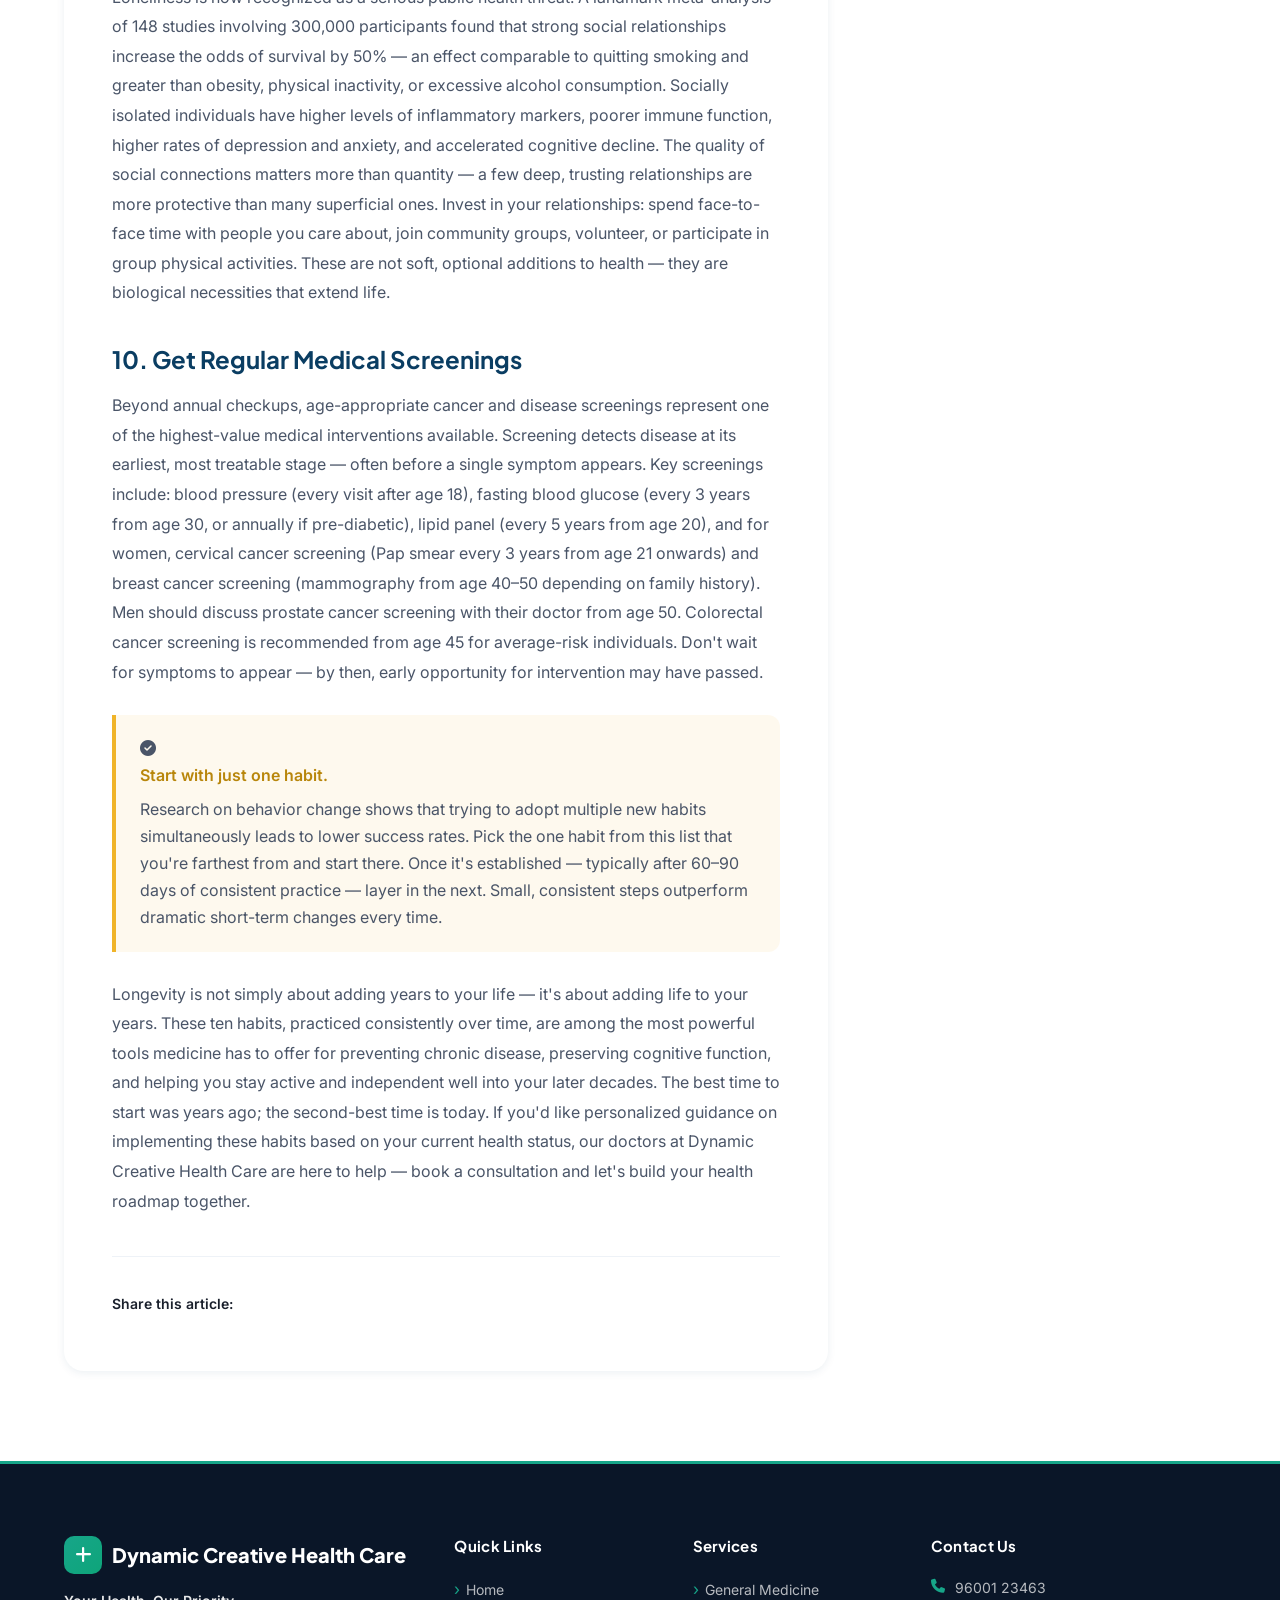
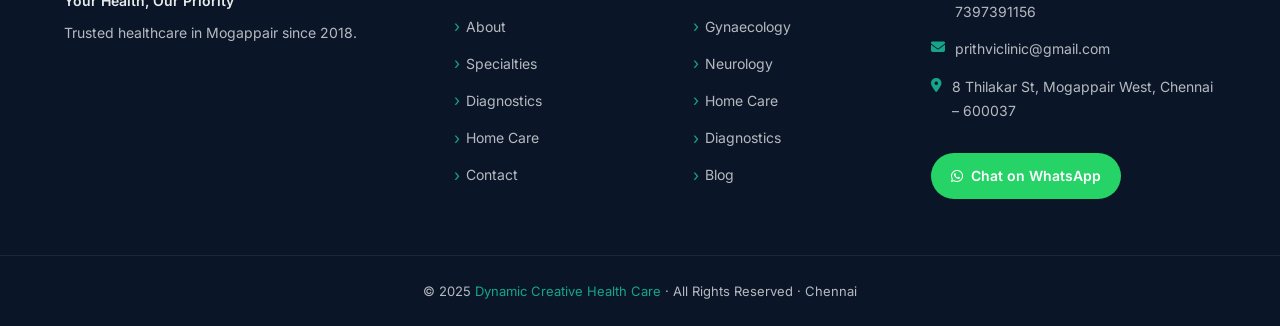
<file: blog/general-health-habits.html>
<!DOCTYPE html>
<html lang="en">
<head>
  <meta charset="UTF-8"/>
  <meta name="viewport" content="width=device-width,initial-scale=1.0"/>
  <title>10 General Health Habits That Could Add Years to Your Life | Dynamic Creative Health Care Blog</title>
  <meta name="description" content="Small daily habits compound over decades. Discover 10 science-backed health habits from Dynamic Creative Health Care that can dramatically extend and improve your quality of life."/>
  <link rel="preconnect" href="https://fonts.googleapis.com"/>
  <link rel="preconnect" href="https://fonts.gstatic.com" crossorigin/>
  <link href="https://fonts.googleapis.com/css2?family=Plus+Jakarta+Sans:wght@400;500;600;700;800&family=Inter:wght@400;500;600&display=swap" rel="stylesheet"/>
  <link rel="stylesheet" href="https://cdnjs.cloudflare.com/ajax/libs/font-awesome/6.5.1/css/all.min.css"/>
  <link rel="stylesheet" href="../css/styles.css"/>
</head>
<body>

  <!-- Emergency Bar -->
  <div id="emergency-bar">
    <div class="container">
      <div class="emergency-text">🚨 Emergency? Call us 24/7 — <a href="tel:9600123463">96001 23463</a></div>
      <div class="social-icons">
        <a href="#" aria-label="Facebook"><i class="fab fa-facebook-f"></i></a>
        <a href="#" aria-label="Instagram"><i class="fab fa-instagram"></i></a>
        <a href="#" aria-label="YouTube"><i class="fab fa-youtube"></i></a>
      </div>
    </div>
  </div>

  <!-- Navbar -->
  <nav id="navbar">
    <div class="container">
      <a href="../index.html" class="nav-logo">
        <div class="logo-icon"><i class="fa-solid fa-plus"></i></div>
        Dynamic Creative Health Care
      </a>
      <div class="nav-links">
        <a href="../index.html">Home</a>
        <a href="../index.html#about">About</a>
        <div class="nav-dropdown">
          <button class="nav-drop-toggle">Services <i class="fa-solid fa-chevron-down fa-xs"></i></button>
          <div class="nav-drop-menu">
            <a href="../services/general-medicine.html"><i class="fa-solid fa-stethoscope"></i> General Medicine</a>
            <a href="../services/gynecology.html"><i class="fa-solid fa-venus"></i> Gynecology</a>
            <a href="../services/neurology.html"><i class="fa-solid fa-brain"></i> Neurology</a>
          </div>
        </div>
        <a href="../diagnostics.html">Diagnostics</a>
        <a href="../homecare.html">Home Care</a>
        <a href="index.html" class="active">Blog</a>
        <a href="../index.html#contact">Contact</a>
      </div>
      <a href="../index.html#appointment" class="btn btn-primary nav-cta">
        <i class="fa-regular fa-calendar-check"></i> Book Appointment
      </a>
      <button class="hamburger" id="hamburger"><span></span><span></span><span></span></button>
    </div>
  </nav>
  <div class="mobile-nav" id="mobileNav">
    <a href="../index.html" onclick="closeMobileNav()">Home</a>
    <a href="../index.html#about" onclick="closeMobileNav()">About</a>
    <div class="mobile-divider"></div>
    <a href="../services/general-medicine.html" onclick="closeMobileNav()">General Medicine</a>
    <a href="../services/gynecology.html" onclick="closeMobileNav()">Gynecology</a>
    <a href="../services/neurology.html" onclick="closeMobileNav()">Neurology</a>
    <div class="mobile-divider"></div>
    <a href="../diagnostics.html" onclick="closeMobileNav()">Diagnostics</a>
    <a href="../homecare.html" onclick="closeMobileNav()">Home Care</a>
    <a href="index.html" onclick="closeMobileNav()">Blog</a>
    <a href="../index.html#contact" onclick="closeMobileNav()">Contact</a>
    <a href="../index.html#appointment" class="btn btn-primary mobile-nav-cta" onclick="closeMobileNav()">Book Appointment</a>
  </div>

  <!-- Page Hero -->
  <section class="page-hero">
    <div class="container">
      <div class="page-hero-badge"><i class="fa-solid fa-heart-pulse"></i> General Health</div>
      <h1>10 General Health Habits That Could Add Years to Your Life</h1>
      <div class="blog-hero-meta">
        <span><i class="fa-regular fa-calendar"></i> March 5, 2025</span>
        <span><i class="fa-regular fa-clock"></i> 7 min read</span>
        <span><i class="fa-solid fa-user-doctor"></i> By Dr. R. Prithviraj</span>
      </div>
      <nav class="breadcrumb" aria-label="Breadcrumb">
        <a href="../index.html">Home</a>
        <i class="fa-solid fa-chevron-right fa-xs"></i>
        <a href="index.html">Blog</a>
        <i class="fa-solid fa-chevron-right fa-xs"></i>
        <span>General Health</span>
      </nav>
    </div>
  </section>

  <!-- Blog Post Layout -->
  <section class="section-pad" style="background:#fff;">
    <div class="container">
      <div class="blog-post-layout">

        <!-- Article -->
        <article class="blog-article reveal">

          <!-- Article Meta -->
          <div class="article-meta-bar">
            <div class="article-meta-info">
              <div class="article-author-avatar"><i class="fa-solid fa-user-doctor"></i></div>
              <div>
                <strong>Dr. R. Prithviraj</strong>
                <span>General Physician &amp; Internal Medicine · March 5, 2025</span>
              </div>
            </div>
            <span class="blog-cat-badge" style="background:rgba(23,165,137,0.1);color:#17A589;">General Health</span>
          </div>

          <!-- Intro -->
          <p>The difference between a long, healthy life and one cut short by chronic disease is rarely a single dramatic event — it is the accumulation of thousands of small daily decisions made over decades. The foods you choose, how much you move, how well you sleep, and how you manage stress quietly compound into your biological destiny. The encouraging news is that most of us have far more control over our healthspan — the years we live in good health — than we realize. Based on decades of epidemiological research and our experience treating patients at Dynamic Creative Health Care, here are ten foundational habits that consistently separate people who age well from those who don't.</p>

          <h2>1. Move Your Body Every Day</h2>
          <p>Physical inactivity is now classified by the World Health Organization as the fourth leading risk factor for global mortality. Regular exercise is perhaps the single most evidence-supported intervention for overall health — it reduces the risk of over 35 chronic diseases, improves mood, enhances cognitive function, strengthens bones, and extends lifespan. You don't need to become an athlete. The evidence suggests 150 minutes of moderate-intensity aerobic activity per week (a brisk 30-minute walk, 5 days a week) produces substantial health benefits. Combining aerobic exercise with strength training twice a week adds further protection against sarcopenia (age-related muscle loss), metabolic disease, and falls in older age. Flexibility and balance exercises — yoga, stretching — reduce injury risk and preserve mobility. Even breaking up long periods of sitting with brief walks every hour has been shown to offset some of the metabolic harm of sedentary behavior.</p>

          <h2>2. Prioritize Quality Sleep</h2>
          <p>Sleep is not the absence of wakefulness — it is an active, restorative biological process as essential as nutrition. During sleep, your brain clears toxic metabolic waste (including proteins linked to Alzheimer's disease), your immune system produces protective cytokines, and your body repairs damaged tissue and regulates critical hormones including insulin, cortisol, and leptin. Adults who consistently sleep fewer than 7 hours per night face significantly elevated risks of cardiovascular disease, obesity, type 2 diabetes, impaired immunity, and accelerated cognitive aging. Prioritizing 7–9 hours of uninterrupted sleep each night — with a consistent schedule, a dark and cool bedroom, and a screen-free wind-down routine — is one of the highest-leverage health investments you can make. For a deeper look at sleep science, read our dedicated article: <a href="sleep-health.html">Why Sleep Matters More Than You Think</a>.</p>

          <h2>3. Eat a Balanced, Whole-Food Diet</h2>
          <p>You cannot out-exercise a poor diet. What you eat over a lifetime profoundly determines your risk for heart disease, cancer, diabetes, neurodegeneration, and virtually every major chronic disease. The dietary pattern with the most robust scientific backing is the Mediterranean-style diet: an abundance of vegetables, fruits, legumes, whole grains, and nuts; moderate amounts of fish and olive oil as the primary fat source; modest dairy and poultry; and limited red meat and processed foods. This approach is high in fiber (which feeds beneficial gut bacteria and reduces colorectal cancer risk), rich in antioxidants (which combat oxidative stress and inflammation), and provides healthy omega-3 fatty acids (which protect the heart and brain). Practically speaking: fill half your plate with vegetables at every meal, choose whole grains over refined ones, eat fish twice a week, snack on nuts and fruit instead of packaged foods, and cook at home as often as possible. Limit ultra-processed foods, which research increasingly links to higher all-cause mortality.</p>

          <h2>4. Stay Hydrated</h2>
          <p>The human body is approximately 60% water, and virtually every physiological process — from digestion and nutrient transport to temperature regulation and kidney function — depends on adequate hydration. Most adults need between 2 and 3 liters of total fluid per day, though this varies with body size, activity level, and climate. Many people are mildly dehydrated without knowing it, since thirst is a late signal — by the time you feel thirsty, you may already be 1–2% dehydrated. Even mild dehydration impairs concentration, increases fatigue, causes headaches, and reduces physical performance. Warning signs of dehydration include dark yellow urine, dry mouth, headaches, and infrequent urination. Optimal urine color is pale straw yellow. Water should be your default beverage; replace at least one sugary drink per day with water, and carry a water bottle as a simple behavioral prompt.</p>

          <h2>5. Manage Stress Actively</h2>
          <p>Chronic psychological stress is not just an emotional experience — it is a physiological state that damages your body in concrete, measurable ways. When you're chronically stressed, your adrenal glands maintain elevated levels of cortisol, which suppresses immune function, raises blood pressure and blood sugar, promotes abdominal fat storage, disrupts sleep, and accelerates cellular aging (by shortening telomeres). The modern world generates near-constant low-grade stress through work demands, information overload, financial pressures, and social comparison. Actively managing this stress — rather than simply enduring it — is essential to long-term health. Evidence-based stress management techniques include mindfulness meditation (even 10 minutes daily has measurable effects on cortisol and anxiety), diaphragmatic breathing exercises (activating the parasympathetic nervous system), regular physical activity, spending time in nature, cultivating meaningful hobbies, and maintaining social connections.</p>

          <div class="blog-callout">
            <div class="blog-callout-title"><i class="fa-solid fa-lightbulb"></i> The Cortisol Connection</div>
            <p>Cortisol, often called the "stress hormone," is essential in short bursts — it helps you respond to immediate threats. But chronically elevated cortisol from unmanaged stress acts like a slow toxin: it breaks down muscle tissue, promotes insulin resistance, suppresses the immune response, and triggers inflammation throughout the body. Research links chronic stress to increased risk of heart disease, autoimmune conditions, depression, and even accelerated brain aging. Managing stress is not a luxury — it is preventive medicine.</p>
          </div>

          <h2>6. Don't Skip Preventive Health Checkups</h2>
          <p>Many serious diseases — hypertension, diabetes, high cholesterol, early cancers — are silent in their early stages. They cause no symptoms until they've caused significant damage. Annual health checkups allow your doctor to catch these conditions before they become crises, when treatment is far more effective and far less disruptive to your life. A basic annual health check should include blood pressure measurement, fasting blood glucose, lipid profile (cholesterol), kidney and liver function, complete blood count, and BMI assessment. Beyond these basics, age and risk-factor specific screenings (discussed in Habit 10) add an important additional layer of protection. At Dynamic Creative Health Care, we provide comprehensive health packages designed to give you a full picture of your health status efficiently and affordably.</p>

          <h2>7. Quit Smoking and Limit Alcohol</h2>
          <p>If there is a single habit change with the greatest potential health return, it is quitting smoking. Tobacco smoke contains over 7,000 chemicals, at least 70 of which are known carcinogens. Smoking is causally linked to cancers of the lung, throat, mouth, esophagus, stomach, pancreas, kidney, bladder, cervix, and blood (leukemia) — a total of 15 or more cancer types. It also doubles the risk of heart disease and stroke, and is the leading preventable cause of death worldwide. The good news: within 10–15 years of quitting, former smokers' lung cancer risk approaches that of non-smokers. Your body has an extraordinary capacity to recover. Regarding alcohol: the safest level for health is low to none. If you drink, limiting intake to no more than one standard drink per day for women and two for men reduces associated risks of liver disease, certain cancers, and cardiovascular harm.</p>

          <h2>8. Maintain a Healthy Weight</h2>
          <p>Obesity is not simply an aesthetic issue — it is a metabolic disease that significantly elevates risk for type 2 diabetes, hypertension, heart disease, stroke, sleep apnea, osteoarthritis, and at least 13 types of cancer. Excess adipose tissue (fat), particularly visceral fat stored around the abdomen, functions as an active endocrine organ that secretes pro-inflammatory cytokines and hormones that disrupt insulin signaling, blood pressure regulation, and lipid metabolism. Body Mass Index (BMI) is an imperfect but useful screening tool: a BMI between 18.5 and 24.9 is considered healthy for most adults. However, waist circumference is an equally important marker — a waist measurement above 90 cm in men or 80 cm in women indicates elevated metabolic risk, even at a normal BMI. Sustainable weight management is best achieved through dietary improvement, regular physical activity, adequate sleep, and stress management — not crash dieting.</p>

          <h2>9. Build Strong Social Connections</h2>
          <p>Loneliness is now recognized as a serious public health threat. A landmark meta-analysis of 148 studies involving 300,000 participants found that strong social relationships increase the odds of survival by 50% — an effect comparable to quitting smoking and greater than obesity, physical inactivity, or excessive alcohol consumption. Socially isolated individuals have higher levels of inflammatory markers, poorer immune function, higher rates of depression and anxiety, and accelerated cognitive decline. The quality of social connections matters more than quantity — a few deep, trusting relationships are more protective than many superficial ones. Invest in your relationships: spend face-to-face time with people you care about, join community groups, volunteer, or participate in group physical activities. These are not soft, optional additions to health — they are biological necessities that extend life.</p>

          <h2>10. Get Regular Medical Screenings</h2>
          <p>Beyond annual checkups, age-appropriate cancer and disease screenings represent one of the highest-value medical interventions available. Screening detects disease at its earliest, most treatable stage — often before a single symptom appears. Key screenings include: blood pressure (every visit after age 18), fasting blood glucose (every 3 years from age 30, or annually if pre-diabetic), lipid panel (every 5 years from age 20), and for women, cervical cancer screening (Pap smear every 3 years from age 21 onwards) and breast cancer screening (mammography from age 40–50 depending on family history). Men should discuss prostate cancer screening with their doctor from age 50. Colorectal cancer screening is recommended from age 45 for average-risk individuals. Don't wait for symptoms to appear — by then, early opportunity for intervention may have passed.</p>

          <div class="blog-tip">
            <i class="fa-solid fa-circle-check"></i>
            <div><strong>Start with just one habit.</strong> Research on behavior change shows that trying to adopt multiple new habits simultaneously leads to lower success rates. Pick the one habit from this list that you're farthest from and start there. Once it's established — typically after 60–90 days of consistent practice — layer in the next. Small, consistent steps outperform dramatic short-term changes every time.</div>
          </div>

          <p>Longevity is not simply about adding years to your life — it's about adding life to your years. These ten habits, practiced consistently over time, are among the most powerful tools medicine has to offer for preventing chronic disease, preserving cognitive function, and helping you stay active and independent well into your later decades. The best time to start was years ago; the second-best time is today. If you'd like personalized guidance on implementing these habits based on your current health status, our doctors at Dynamic Creative Health Care are here to help — book a consultation and let's build your health roadmap together.</p>

          <!-- Share Buttons -->
          <div class="blog-share">
            <span>Share this article:</span>
            <a href="https://wa.me/?text=10%20General%20Health%20Habits%20That%20Could%20Add%20Years%20to%20Your%20Life%20-%20Prithvi%20Clinic%20Blog" target="_blank" rel="noopener" class="share-btn share-wa" aria-label="Share on WhatsApp"><i class="fab fa-whatsapp"></i> WhatsApp</a>
            <a href="https://www.facebook.com/sharer/sharer.php?u=" target="_blank" rel="noopener" class="share-btn share-fb" aria-label="Share on Facebook"><i class="fab fa-facebook-f"></i> Facebook</a>
            <a href="https://twitter.com/intent/tweet?text=10%20General%20Health%20Habits%20That%20Could%20Add%20Years%20to%20Your%20Life%20-%20Prithvi%20Clinic" target="_blank" rel="noopener" class="share-btn share-tw" aria-label="Share on Twitter"><i class="fab fa-x-twitter"></i> Twitter</a>
          </div>

        </article>

        <!-- Sidebar -->
        <aside class="blog-sidebar">
          <div class="sidebar-card">
            <h4>Related Posts</h4>
            <div class="related-post">
              <div class="rp-icon" style="background:rgba(10,61,98,0.08);">🧠</div>
              <div class="rp-text">
                <a href="neurology-signs.html">Early Signs of Neurological Disorders</a>
                <span>Neurology</span>
              </div>
            </div>
            <div class="related-post">
              <div class="rp-icon" style="background:rgba(23,165,137,0.08);">❤️</div>
              <div class="rp-text">
                <a href="blood-pressure.html">Managing High Blood Pressure</a>
                <span>General Health</span>
              </div>
            </div>
            <div class="related-post">
              <div class="rp-icon" style="background:rgba(240,180,41,0.08);">🌿</div>
              <div class="rp-text">
                <a href="immunity.html">Boost Your Immunity Naturally</a>
                <span>General Health</span>
              </div>
            </div>
            <div class="related-post">
              <div class="rp-icon" style="background:rgba(10,61,98,0.08);">🩺</div>
              <div class="rp-text">
                <a href="health-checkups.html">Why Regular Checkups Save Lives</a>
                <span>Preventive Care</span>
              </div>
            </div>
          </div>
          <div class="sidebar-cta-card">
            <h4 style="color:white;border-bottom:2px solid rgba(255,255,255,0.3);padding-bottom:10px;margin-bottom:14px;">Need Medical Advice?</h4>
            <p>Our doctors are ready to help. Book an appointment today.</p>
            <a href="../index.html#appointment" class="btn btn-white btn-sm btn-full">Book Appointment</a>
            <a href="tel:9600123463" class="btn btn-sm btn-full" style="margin-top:10px;background:rgba(255,255,255,0.15);color:white;border-radius:50px;justify-content:center;">
              <i class="fa-solid fa-phone"></i> 96001 23463
            </a>
          </div>
          <div class="sidebar-card">
            <h4>Categories</h4>
            <div class="tag-list">
              <a href="index.html?cat=sleep" class="tag">Sleep Health</a>
              <a href="index.html?cat=general" class="tag">General Health</a>
              <a href="index.html?cat=neurology" class="tag">Neurology</a>
              <a href="index.html?cat=preventive" class="tag">Preventive Care</a>
            </div>
          </div>
        </aside>

      </div><!-- /.blog-post-layout -->
    </div><!-- /.container -->
  </section>

  <!-- Footer -->
  <footer id="footer">
    <div class="container">
      <div class="footer-grid">
        <div class="footer-col">
          <div class="footer-logo"><div class="fl-icon"><i class="fa-solid fa-plus"></i></div>Dynamic Creative Health Care</div>
          <p style="margin-bottom:6px;font-weight:600;color:rgba(255,255,255,0.9);">Your Health, Our Priority</p>
          <p>Trusted healthcare in Mogappair since 2018.</p>
        </div>
        <div class="footer-col">
          <h4>Quick Links</h4>
          <nav class="footer-links">
            <a href="../index.html">Home</a>
            <a href="../index.html#about">About</a>
            <a href="../index.html#specialties">Specialties</a>
            <a href="../diagnostics.html">Diagnostics</a>
            <a href="../homecare.html">Home Care</a>
            <a href="../index.html#contact">Contact</a>
          </nav>
        </div>
        <div class="footer-col">
          <h4>Services</h4>
          <nav class="footer-links">
            <a href="../services/general-medicine.html">General Medicine</a>
            <a href="../services/gynecology.html">Gynaecology</a>
            <a href="../services/neurology.html">Neurology</a>
            <a href="../homecare.html">Home Care</a>
            <a href="../diagnostics.html">Diagnostics</a>
            <a href="index.html">Blog</a>
          </nav>
        </div>
        <div class="footer-col">
          <h4>Contact Us</h4>
          <div class="footer-contact-item"><i class="fa-solid fa-phone"></i><div><a href="tel:9600123463">96001 23463</a><br/><a href="tel:7397391156">7397391156</a></div></div>
          <div class="footer-contact-item"><i class="fa-solid fa-envelope"></i><a href="mailto:prithviclinic@gmail.com">prithviclinic@gmail.com</a></div>
          <div class="footer-contact-item"><i class="fa-solid fa-location-dot"></i><span>8 Thilakar St, Mogappair West, Chennai – 600037</span></div>
          <a href="https://wa.me/917397391156" class="footer-wa-btn" target="_blank"><i class="fab fa-whatsapp"></i> Chat on WhatsApp</a>
        </div>
      </div>
    </div>
    <div class="footer-bottom"><div class="container">© 2025 <span>Dynamic Creative Health Care</span> · All Rights Reserved · Chennai</div></div>
  </footer>

  <!-- Floating Elements -->
  <div class="float-wrap">
    <button id="scrollTop" aria-label="Scroll to top"><i class="fa-solid fa-chevron-up"></i></button>
    <div class="wa-float">
      <div class="wa-pulse"></div>
      <a href="https://wa.me/917397391156" target="_blank" rel="noopener" aria-label="WhatsApp"><i class="fab fa-whatsapp"></i></a>
      <div class="wa-tooltip">Chat with us</div>
    </div>
  </div>

  <script src="../js/main.js"></script>
</body>
</html>
</file>
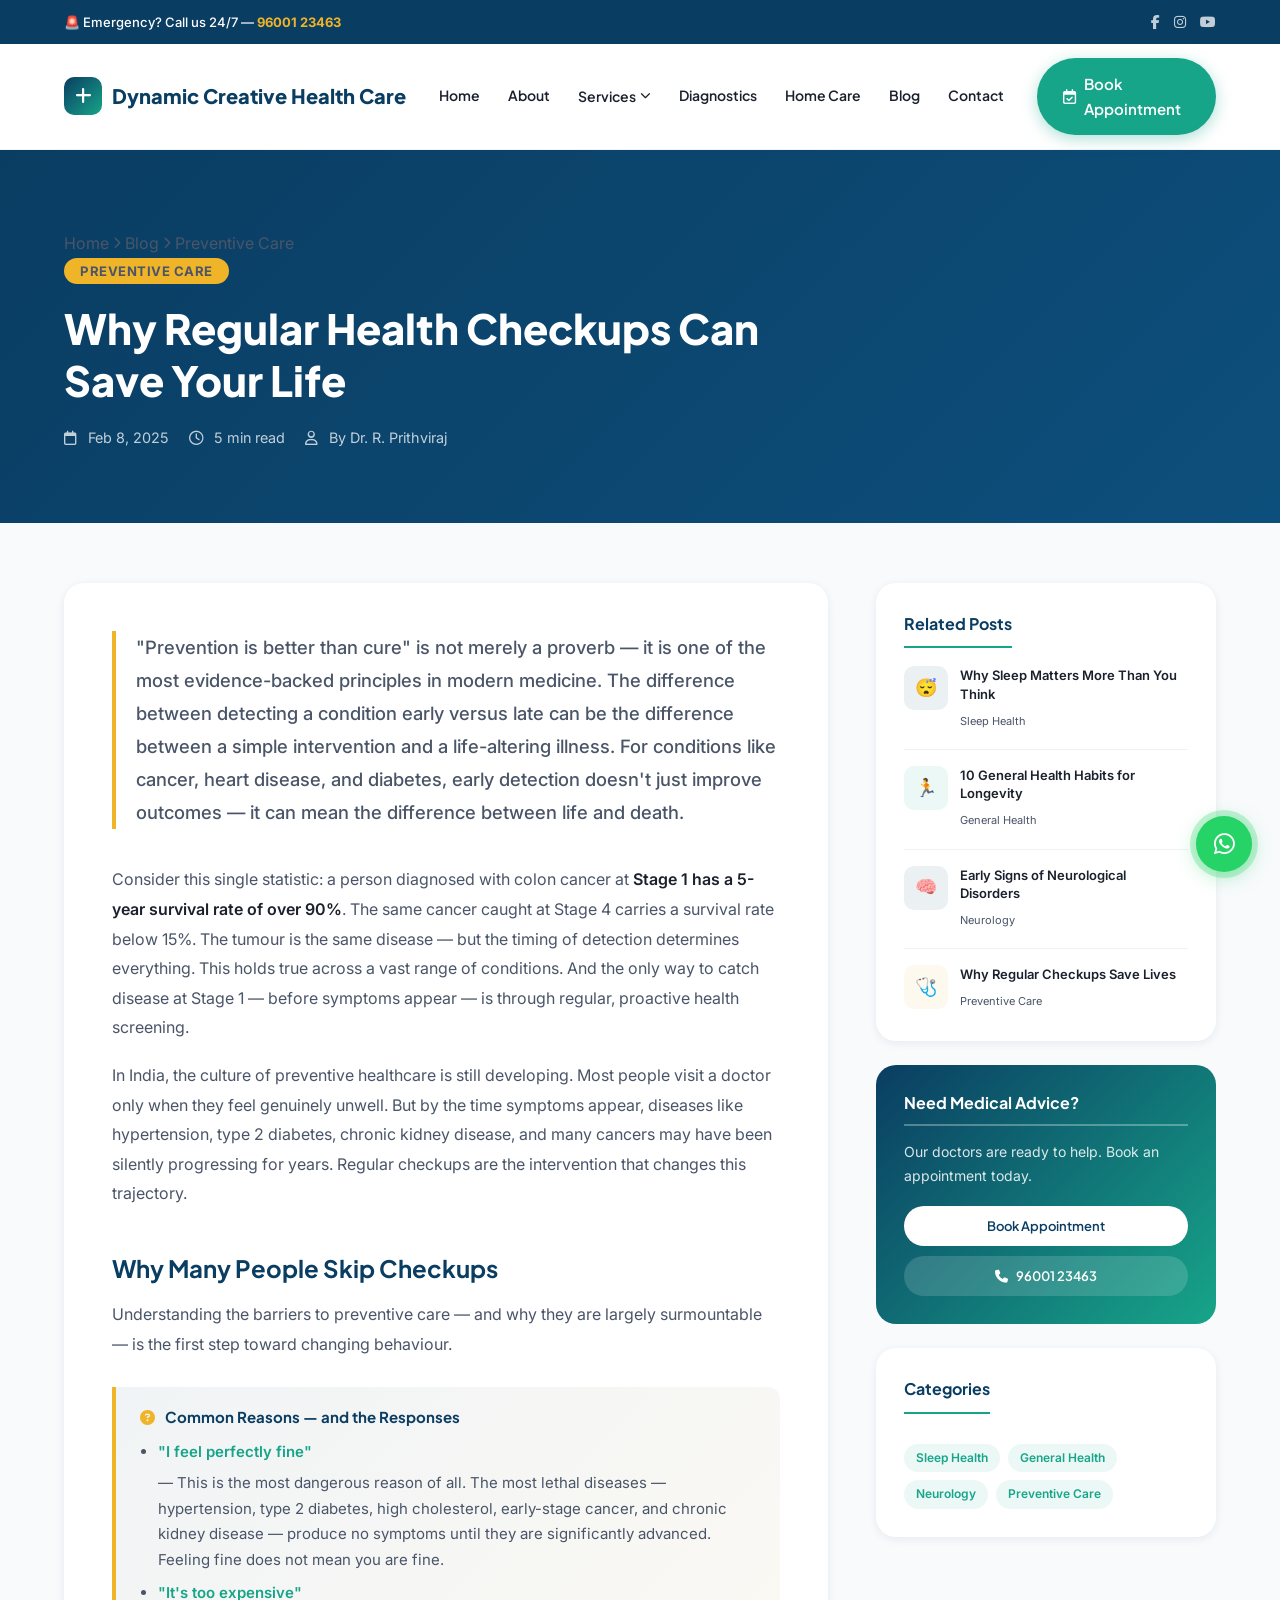
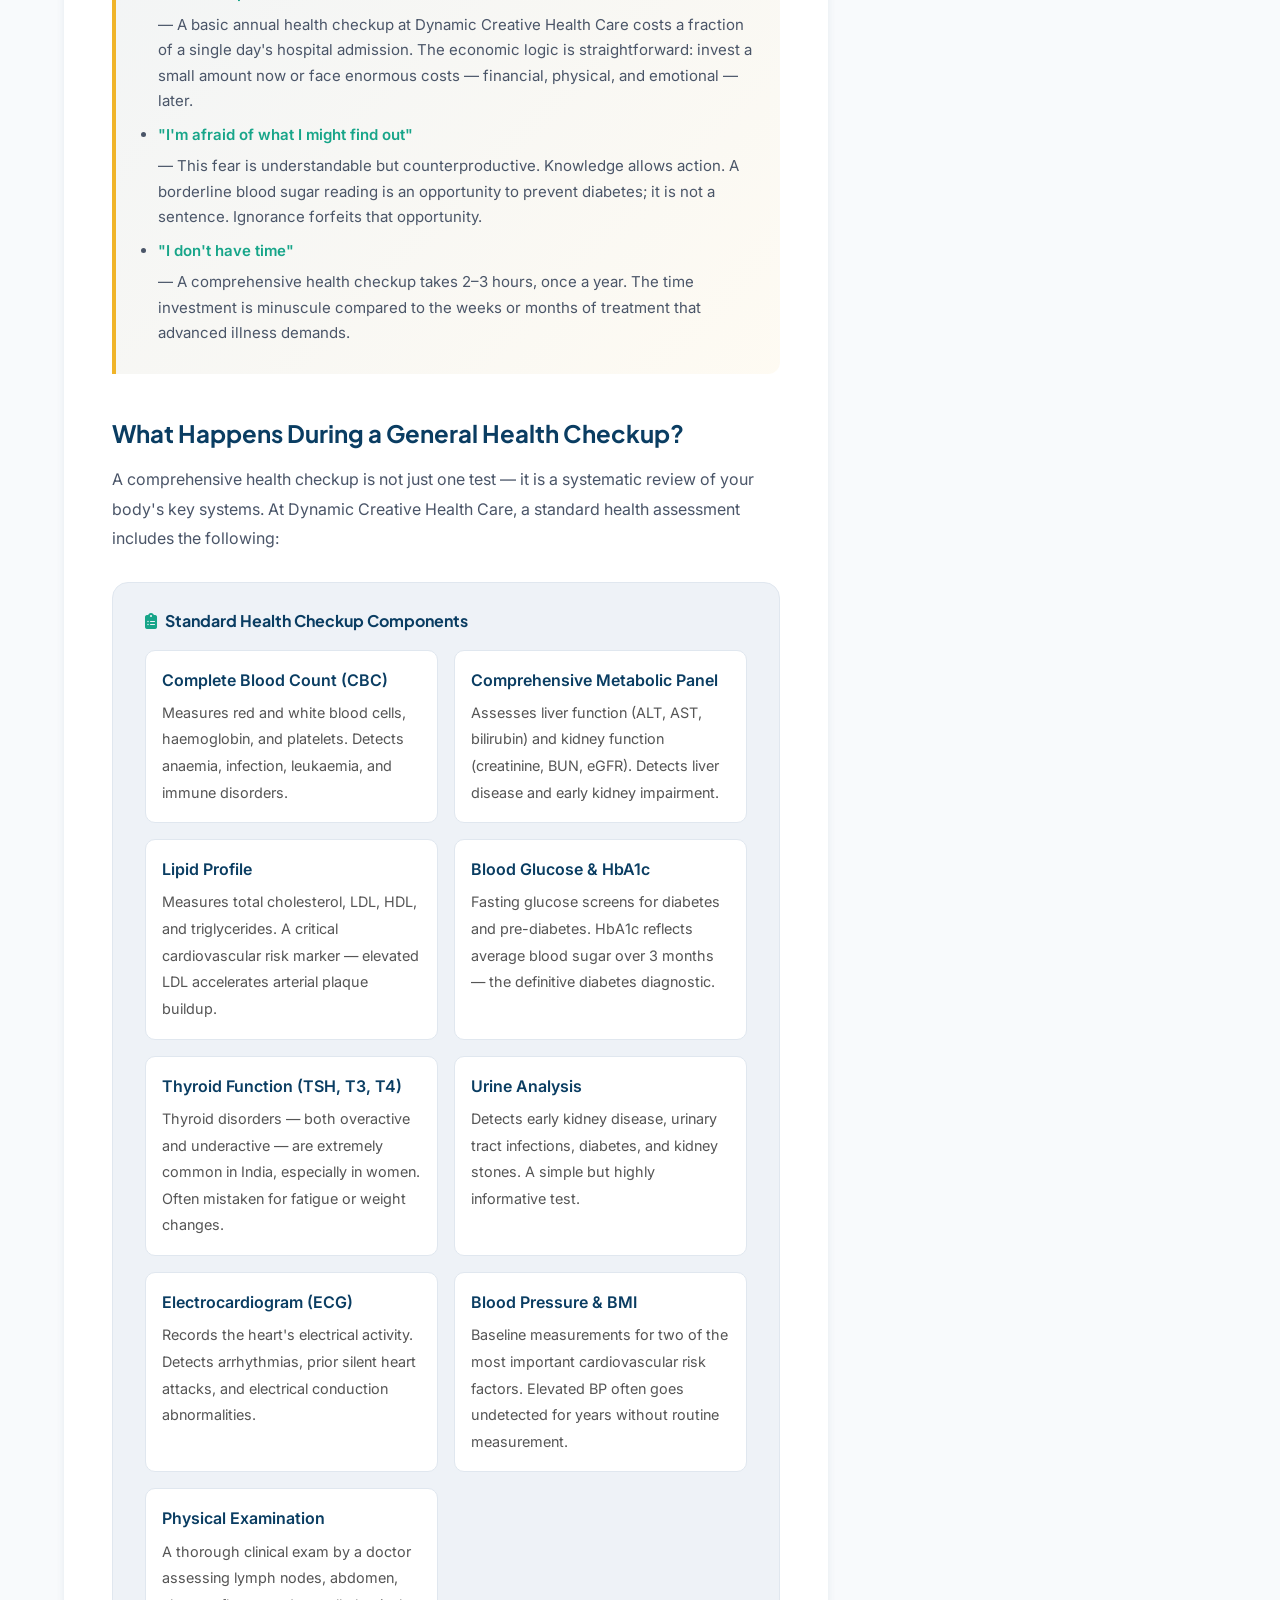
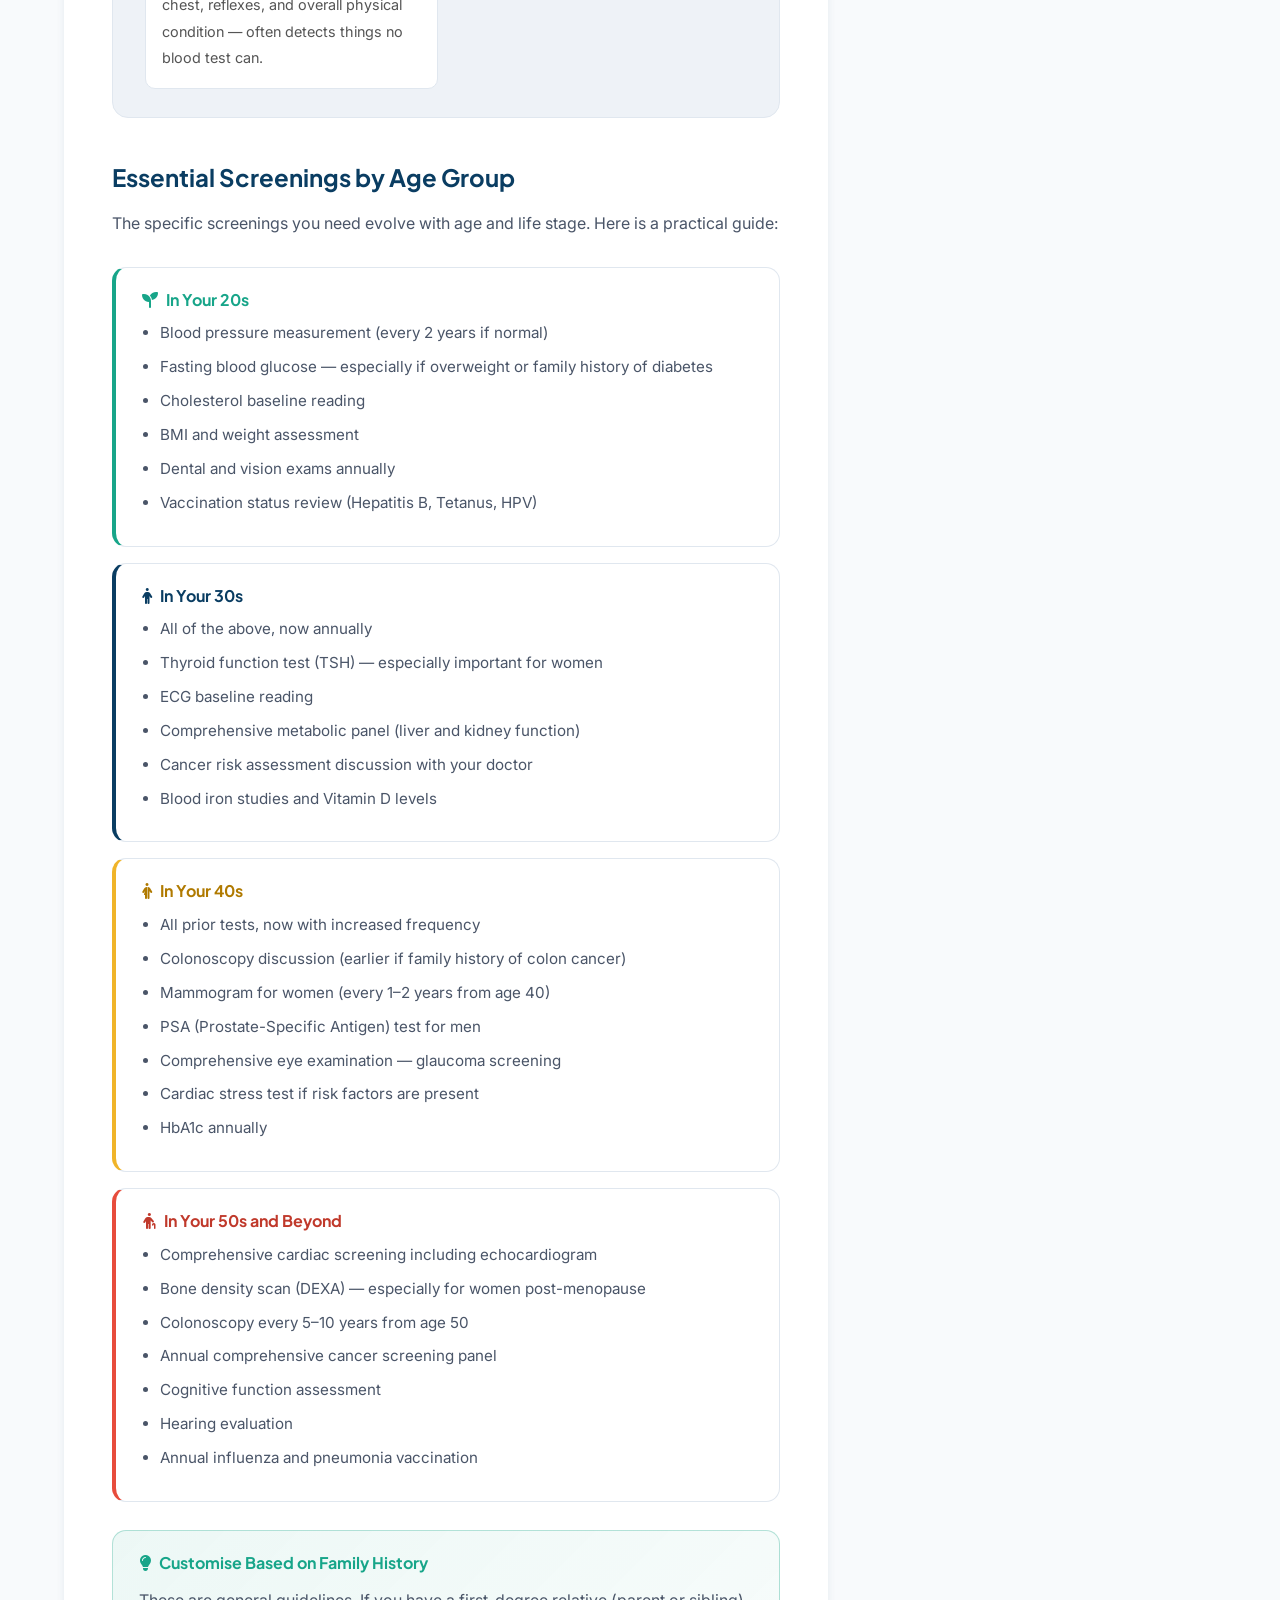
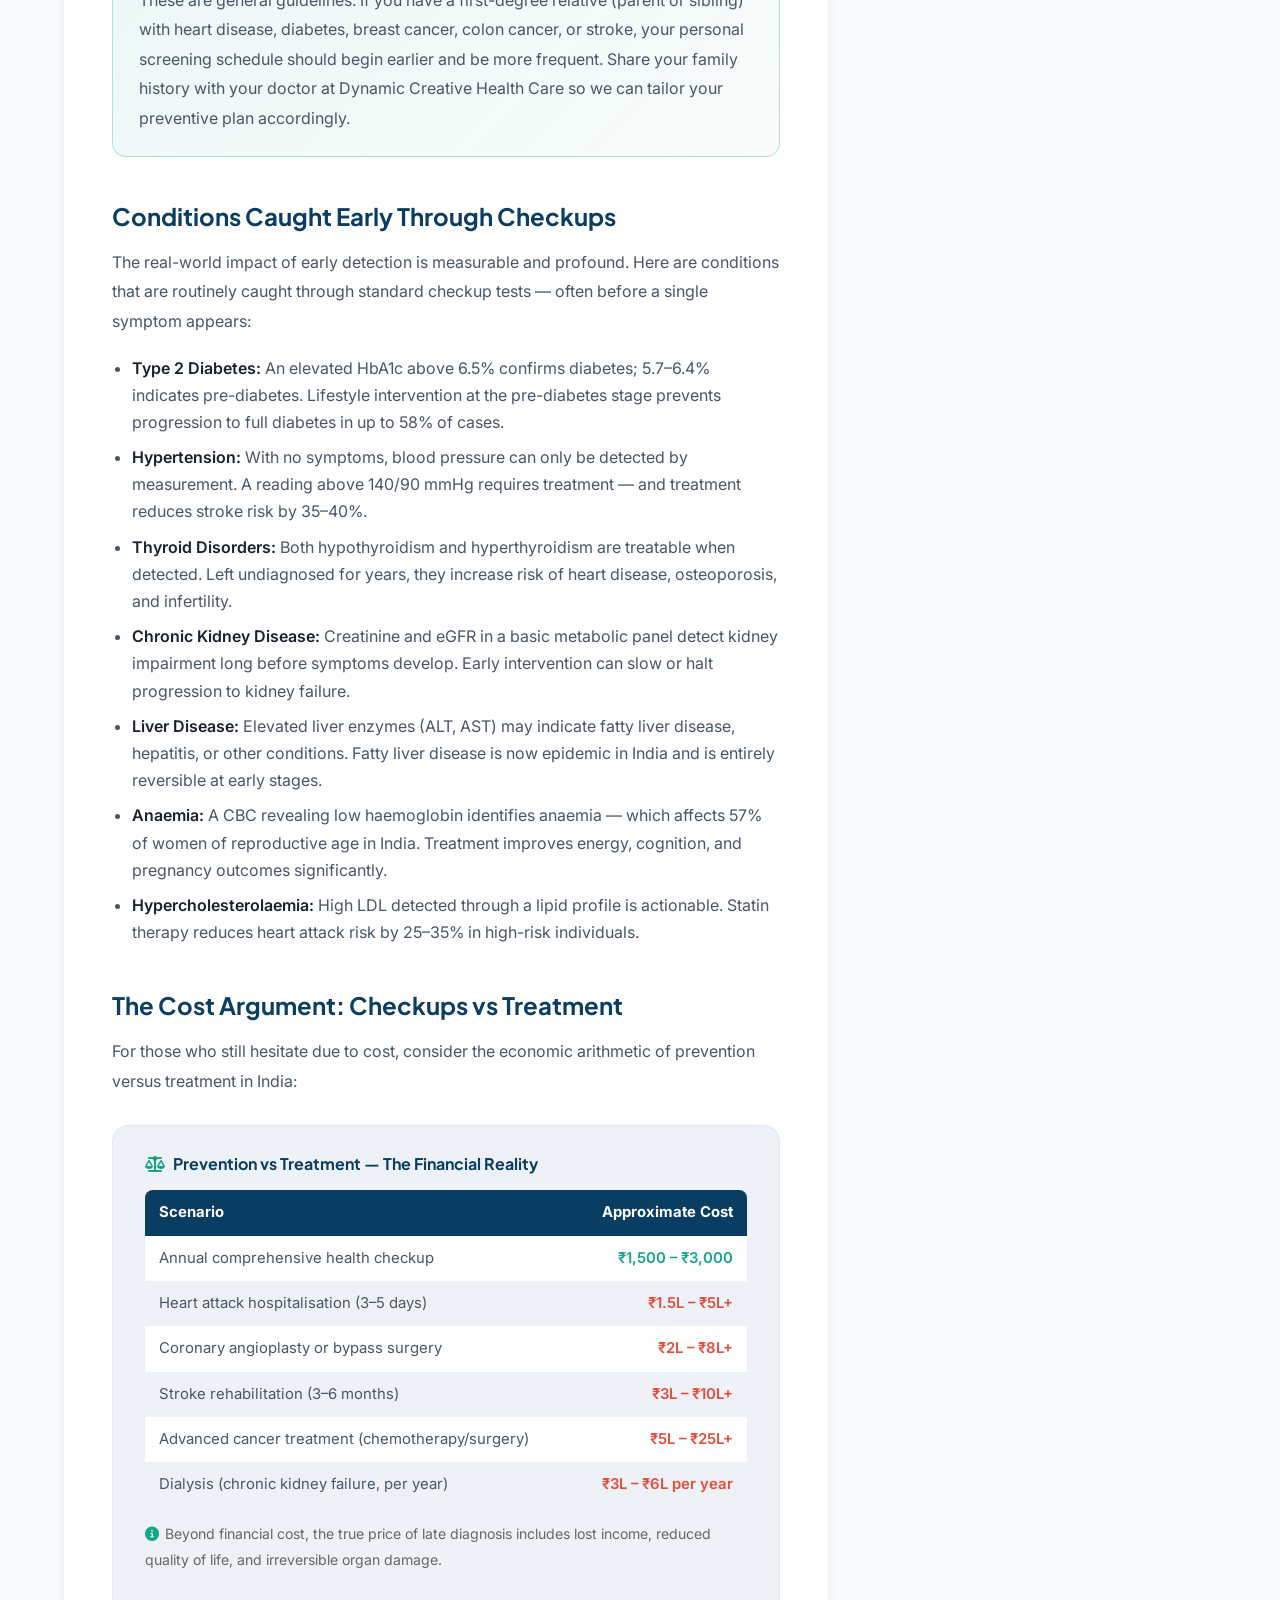
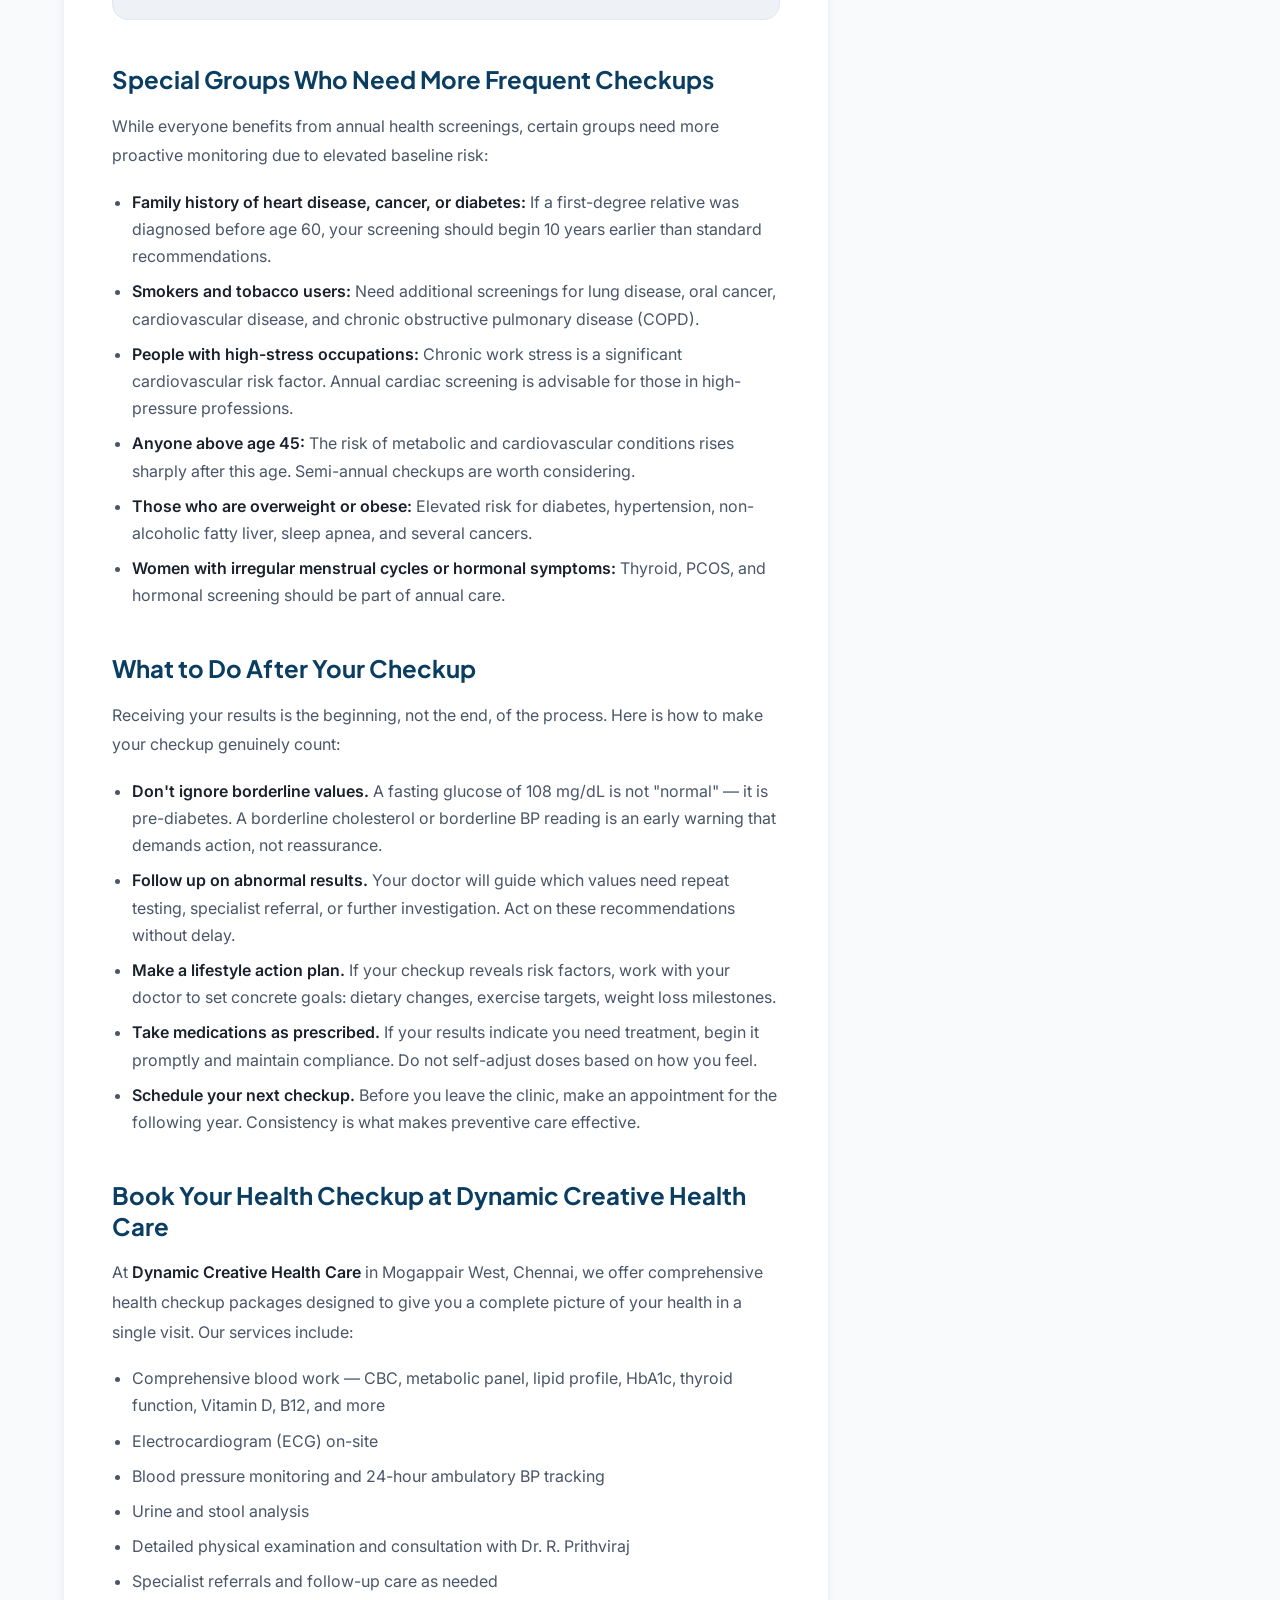
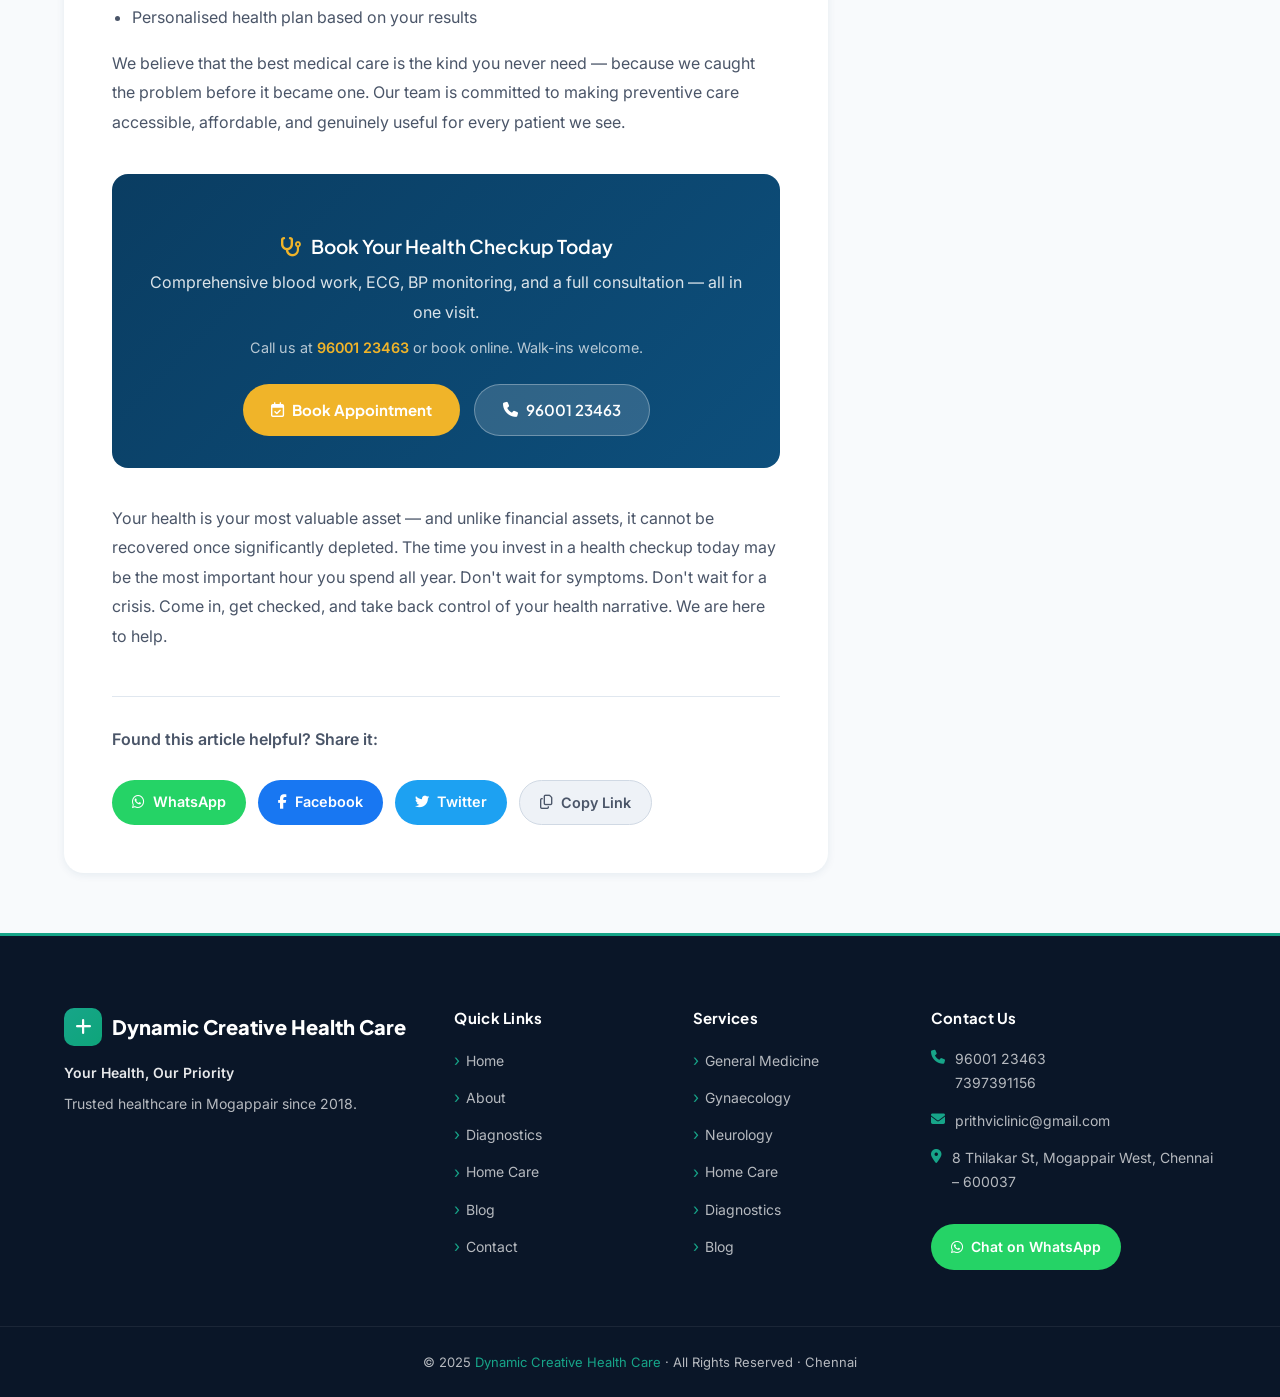
<file: blog/health-checkups.html>
<!DOCTYPE html>
<html lang="en">
<head>
  <meta charset="UTF-8"/>
  <meta name="viewport" content="width=device-width,initial-scale=1.0"/>
  <title>Why Regular Health Checkups Can Save Your Life | Dynamic Creative Health Care Blog</title>
  <meta name="description" content="Learn why preventive health checkups are essential at every age. Discover what tests you need, what they detect, and how early diagnosis dramatically improves survival — with expert guidance from Dynamic Creative Health Care."/>
  <link rel="preconnect" href="https://fonts.googleapis.com"/>
  <link rel="preconnect" href="https://fonts.gstatic.com" crossorigin/>
  <link href="https://fonts.googleapis.com/css2?family=Plus+Jakarta+Sans:wght@400;500;600;700;800&family=Inter:wght@400;500;600&display=swap" rel="stylesheet"/>
  <link rel="stylesheet" href="https://cdnjs.cloudflare.com/ajax/libs/font-awesome/6.5.1/css/all.min.css"/>
  <link rel="stylesheet" href="../css/styles.css"/>
</head>
<body>

  <!-- Emergency Bar -->
  <div id="emergency-bar">
    <div class="container">
      <div class="emergency-text">🚨 Emergency? Call us 24/7 — <a href="tel:9600123463">96001 23463</a></div>
      <div class="social-icons">
        <a href="#" aria-label="Facebook"><i class="fab fa-facebook-f"></i></a>
        <a href="#" aria-label="Instagram"><i class="fab fa-instagram"></i></a>
        <a href="#" aria-label="YouTube"><i class="fab fa-youtube"></i></a>
      </div>
    </div>
  </div>

  <!-- Navbar -->
  <nav id="navbar">
    <div class="container">
      <a href="../index.html" class="nav-logo">
        <div class="logo-icon"><i class="fa-solid fa-plus"></i></div>
        Dynamic Creative Health Care
      </a>
      <div class="nav-links">
        <a href="../index.html">Home</a>
        <a href="../index.html#about">About</a>
        <div class="nav-dropdown">
          <button class="nav-drop-toggle">Services <i class="fa-solid fa-chevron-down fa-xs"></i></button>
          <div class="nav-drop-menu">
            <a href="../services/general-medicine.html"><i class="fa-solid fa-stethoscope"></i> General Medicine</a>
            <a href="../services/gynecology.html"><i class="fa-solid fa-venus"></i> Gynecology</a>
            <a href="../services/neurology.html"><i class="fa-solid fa-brain"></i> Neurology</a>
          </div>
        </div>
        <a href="../diagnostics.html">Diagnostics</a>
        <a href="../homecare.html">Home Care</a>
        <a href="index.html" class="active">Blog</a>
        <a href="../index.html#contact">Contact</a>
      </div>
      <a href="../index.html#appointment" class="btn btn-primary nav-cta">
        <i class="fa-regular fa-calendar-check"></i> Book Appointment
      </a>
      <button class="hamburger" id="hamburger"><span></span><span></span><span></span></button>
    </div>
  </nav>
  <div class="mobile-nav" id="mobileNav">
    <a href="../index.html" onclick="closeMobileNav()">Home</a>
    <a href="../index.html#about" onclick="closeMobileNav()">About</a>
    <div class="mobile-divider"></div>
    <a href="../services/general-medicine.html" onclick="closeMobileNav()">General Medicine</a>
    <a href="../services/gynecology.html" onclick="closeMobileNav()">Gynecology</a>
    <a href="../services/neurology.html" onclick="closeMobileNav()">Neurology</a>
    <div class="mobile-divider"></div>
    <a href="../diagnostics.html" onclick="closeMobileNav()">Diagnostics</a>
    <a href="../homecare.html" onclick="closeMobileNav()">Home Care</a>
    <a href="index.html" onclick="closeMobileNav()">Blog</a>
    <a href="../index.html#contact" onclick="closeMobileNav()">Contact</a>
    <a href="../index.html#appointment" class="btn btn-primary mobile-nav-cta" onclick="closeMobileNav()">Book Appointment</a>
  </div>

  <!-- Page Hero -->
  <section class="blog-hero" style="background:linear-gradient(135deg,var(--primary) 0%,#0d4f7c 100%);padding:80px 0 60px;margin-top:0;">
    <div class="container">
      <nav class="breadcrumb" aria-label="Breadcrumb">
        <a href="../index.html">Home</a>
        <i class="fa-solid fa-chevron-right fa-xs"></i>
        <a href="index.html">Blog</a>
        <i class="fa-solid fa-chevron-right fa-xs"></i>
        <span>Preventive Care</span>
      </nav>
      <div class="blog-hero-content" style="max-width:780px;">
        <span class="blog-badge" style="background:var(--accent);color:var(--dark);padding:5px 16px;border-radius:50px;font-size:0.82rem;font-weight:700;letter-spacing:0.04em;text-transform:uppercase;">Preventive Care</span>
        <h1 style="color:#fff;font-size:clamp(1.8rem,4vw,2.6rem);margin:18px 0 20px;line-height:1.25;font-family:'Plus Jakarta Sans',sans-serif;font-weight:800;">Why Regular Health Checkups Can Save Your Life</h1>
        <div class="blog-meta" style="display:flex;flex-wrap:wrap;gap:20px;color:rgba(255,255,255,0.75);font-size:0.9rem;">
          <span><i class="fa-regular fa-calendar" style="margin-right:6px;"></i>Feb 8, 2025</span>
          <span><i class="fa-regular fa-clock" style="margin-right:6px;"></i>5 min read</span>
          <span><i class="fa-regular fa-user" style="margin-right:6px;"></i>By Dr. R. Prithviraj</span>
        </div>
      </div>
    </div>
  </section>

  <!-- Blog Post Layout -->
  <section style="background:var(--bg);padding:60px 0;">
    <div class="container">
      <div class="blog-post-layout">

        <!-- Main Article -->
        <article class="blog-article">

          <p class="blog-lead reveal" style="font-size:1.15rem;line-height:1.8;color:var(--dark);font-weight:500;border-left:4px solid var(--accent);padding-left:20px;margin-bottom:36px;">
            "Prevention is better than cure" is not merely a proverb — it is one of the most evidence-backed principles in modern medicine. The difference between detecting a condition early versus late can be the difference between a simple intervention and a life-altering illness. For conditions like cancer, heart disease, and diabetes, early detection doesn't just improve outcomes — it can mean the difference between life and death.
          </p>

          <p class="reveal">Consider this single statistic: a person diagnosed with colon cancer at <strong>Stage 1 has a 5-year survival rate of over 90%</strong>. The same cancer caught at Stage 4 carries a survival rate below 15%. The tumour is the same disease — but the timing of detection determines everything. This holds true across a vast range of conditions. And the only way to catch disease at Stage 1 — before symptoms appear — is through regular, proactive health screening.</p>

          <p class="reveal">In India, the culture of preventive healthcare is still developing. Most people visit a doctor only when they feel genuinely unwell. But by the time symptoms appear, diseases like hypertension, type 2 diabetes, chronic kidney disease, and many cancers may have been silently progressing for years. Regular checkups are the intervention that changes this trajectory.</p>

          <!-- Section: Why People Skip -->
          <h2 class="reveal" style="margin-top:44px;">Why Many People Skip Checkups</h2>
          <p class="reveal">Understanding the barriers to preventive care — and why they are largely surmountable — is the first step toward changing behaviour.</p>

          <div class="blog-callout reveal" style="background:linear-gradient(135deg,rgba(10,61,98,0.06),rgba(240,180,41,0.06));border-left:4px solid var(--accent);border-radius:0 12px 12px 0;padding:20px 24px;margin:28px 0;">
            <h4 style="color:var(--primary);margin-bottom:12px;"><i class="fa-solid fa-circle-question" style="color:var(--accent);margin-right:10px;"></i>Common Reasons — and the Responses</h4>
            <ul style="padding-left:18px;line-height:2.2;margin:0;">
              <li><strong>"I feel perfectly fine"</strong> — This is the most dangerous reason of all. The most lethal diseases — hypertension, type 2 diabetes, high cholesterol, early-stage cancer, and chronic kidney disease — produce no symptoms until they are significantly advanced. Feeling fine does not mean you are fine.</li>
              <li><strong>"It's too expensive"</strong> — A basic annual health checkup at Dynamic Creative Health Care costs a fraction of a single day's hospital admission. The economic logic is straightforward: invest a small amount now or face enormous costs — financial, physical, and emotional — later.</li>
              <li><strong>"I'm afraid of what I might find out"</strong> — This fear is understandable but counterproductive. Knowledge allows action. A borderline blood sugar reading is an opportunity to prevent diabetes; it is not a sentence. Ignorance forfeits that opportunity.</li>
              <li><strong>"I don't have time"</strong> — A comprehensive health checkup takes 2–3 hours, once a year. The time investment is minuscule compared to the weeks or months of treatment that advanced illness demands.</li>
            </ul>
          </div>

          <!-- Section: What Happens -->
          <h2 class="reveal" style="margin-top:44px;">What Happens During a General Health Checkup?</h2>
          <p class="reveal">A comprehensive health checkup is not just one test — it is a systematic review of your body's key systems. At Dynamic Creative Health Care, a standard health assessment includes the following:</p>

          <div class="blog-infobox reveal" style="background:var(--bg-alt);border-radius:16px;padding:28px 32px;margin:28px 0;border:1px solid #e0e7ef;">
            <h4 style="color:var(--primary);margin-bottom:18px;"><i class="fa-solid fa-clipboard-list" style="margin-right:8px;color:var(--secondary);"></i>Standard Health Checkup Components</h4>
            <div style="display:grid;grid-template-columns:repeat(auto-fill,minmax(280px,1fr));gap:16px;">
              <div style="background:#fff;padding:16px;border-radius:10px;border:1px solid #e0e7ef;">
                <strong style="color:var(--primary);">Complete Blood Count (CBC)</strong>
                <p style="margin:6px 0 0;font-size:0.9rem;color:#555;">Measures red and white blood cells, haemoglobin, and platelets. Detects anaemia, infection, leukaemia, and immune disorders.</p>
              </div>
              <div style="background:#fff;padding:16px;border-radius:10px;border:1px solid #e0e7ef;">
                <strong style="color:var(--primary);">Comprehensive Metabolic Panel</strong>
                <p style="margin:6px 0 0;font-size:0.9rem;color:#555;">Assesses liver function (ALT, AST, bilirubin) and kidney function (creatinine, BUN, eGFR). Detects liver disease and early kidney impairment.</p>
              </div>
              <div style="background:#fff;padding:16px;border-radius:10px;border:1px solid #e0e7ef;">
                <strong style="color:var(--primary);">Lipid Profile</strong>
                <p style="margin:6px 0 0;font-size:0.9rem;color:#555;">Measures total cholesterol, LDL, HDL, and triglycerides. A critical cardiovascular risk marker — elevated LDL accelerates arterial plaque buildup.</p>
              </div>
              <div style="background:#fff;padding:16px;border-radius:10px;border:1px solid #e0e7ef;">
                <strong style="color:var(--primary);">Blood Glucose &amp; HbA1c</strong>
                <p style="margin:6px 0 0;font-size:0.9rem;color:#555;">Fasting glucose screens for diabetes and pre-diabetes. HbA1c reflects average blood sugar over 3 months — the definitive diabetes diagnostic.</p>
              </div>
              <div style="background:#fff;padding:16px;border-radius:10px;border:1px solid #e0e7ef;">
                <strong style="color:var(--primary);">Thyroid Function (TSH, T3, T4)</strong>
                <p style="margin:6px 0 0;font-size:0.9rem;color:#555;">Thyroid disorders — both overactive and underactive — are extremely common in India, especially in women. Often mistaken for fatigue or weight changes.</p>
              </div>
              <div style="background:#fff;padding:16px;border-radius:10px;border:1px solid #e0e7ef;">
                <strong style="color:var(--primary);">Urine Analysis</strong>
                <p style="margin:6px 0 0;font-size:0.9rem;color:#555;">Detects early kidney disease, urinary tract infections, diabetes, and kidney stones. A simple but highly informative test.</p>
              </div>
              <div style="background:#fff;padding:16px;border-radius:10px;border:1px solid #e0e7ef;">
                <strong style="color:var(--primary);">Electrocardiogram (ECG)</strong>
                <p style="margin:6px 0 0;font-size:0.9rem;color:#555;">Records the heart's electrical activity. Detects arrhythmias, prior silent heart attacks, and electrical conduction abnormalities.</p>
              </div>
              <div style="background:#fff;padding:16px;border-radius:10px;border:1px solid #e0e7ef;">
                <strong style="color:var(--primary);">Blood Pressure &amp; BMI</strong>
                <p style="margin:6px 0 0;font-size:0.9rem;color:#555;">Baseline measurements for two of the most important cardiovascular risk factors. Elevated BP often goes undetected for years without routine measurement.</p>
              </div>
              <div style="background:#fff;padding:16px;border-radius:10px;border:1px solid #e0e7ef;">
                <strong style="color:var(--primary);">Physical Examination</strong>
                <p style="margin:6px 0 0;font-size:0.9rem;color:#555;">A thorough clinical exam by a doctor assessing lymph nodes, abdomen, chest, reflexes, and overall physical condition — often detects things no blood test can.</p>
              </div>
            </div>
          </div>

          <!-- Section: By Age Group -->
          <h2 class="reveal" style="margin-top:44px;">Essential Screenings by Age Group</h2>
          <p class="reveal">The specific screenings you need evolve with age and life stage. Here is a practical guide:</p>

          <div style="margin:28px 0;">
            <div class="reveal" style="background:#fff;border-radius:14px;padding:22px 26px;border:1px solid #e0e7ef;border-left:4px solid var(--secondary);margin-bottom:16px;">
              <h4 style="color:var(--secondary);margin-bottom:10px;"><i class="fa-solid fa-seedling" style="margin-right:8px;"></i>In Your 20s</h4>
              <ul style="padding-left:18px;line-height:2;margin:0;font-size:0.95rem;">
                <li>Blood pressure measurement (every 2 years if normal)</li>
                <li>Fasting blood glucose — especially if overweight or family history of diabetes</li>
                <li>Cholesterol baseline reading</li>
                <li>BMI and weight assessment</li>
                <li>Dental and vision exams annually</li>
                <li>Vaccination status review (Hepatitis B, Tetanus, HPV)</li>
              </ul>
            </div>
            <div class="reveal" style="background:#fff;border-radius:14px;padding:22px 26px;border:1px solid #e0e7ef;border-left:4px solid var(--primary);margin-bottom:16px;">
              <h4 style="color:var(--primary);margin-bottom:10px;"><i class="fa-solid fa-person" style="margin-right:8px;"></i>In Your 30s</h4>
              <ul style="padding-left:18px;line-height:2;margin:0;font-size:0.95rem;">
                <li>All of the above, now annually</li>
                <li>Thyroid function test (TSH) — especially important for women</li>
                <li>ECG baseline reading</li>
                <li>Comprehensive metabolic panel (liver and kidney function)</li>
                <li>Cancer risk assessment discussion with your doctor</li>
                <li>Blood iron studies and Vitamin D levels</li>
              </ul>
            </div>
            <div class="reveal" style="background:#fff;border-radius:14px;padding:22px 26px;border:1px solid #e0e7ef;border-left:4px solid var(--accent);margin-bottom:16px;">
              <h4 style="color:#b07a00;margin-bottom:10px;"><i class="fa-solid fa-person-half-dress" style="margin-right:8px;"></i>In Your 40s</h4>
              <ul style="padding-left:18px;line-height:2;margin:0;font-size:0.95rem;">
                <li>All prior tests, now with increased frequency</li>
                <li>Colonoscopy discussion (earlier if family history of colon cancer)</li>
                <li>Mammogram for women (every 1–2 years from age 40)</li>
                <li>PSA (Prostate-Specific Antigen) test for men</li>
                <li>Comprehensive eye examination — glaucoma screening</li>
                <li>Cardiac stress test if risk factors are present</li>
                <li>HbA1c annually</li>
              </ul>
            </div>
            <div class="reveal" style="background:#fff;border-radius:14px;padding:22px 26px;border:1px solid #e0e7ef;border-left:4px solid #e74c3c;margin-bottom:16px;">
              <h4 style="color:#c0392b;margin-bottom:10px;"><i class="fa-solid fa-person-cane" style="margin-right:8px;"></i>In Your 50s and Beyond</h4>
              <ul style="padding-left:18px;line-height:2;margin:0;font-size:0.95rem;">
                <li>Comprehensive cardiac screening including echocardiogram</li>
                <li>Bone density scan (DEXA) — especially for women post-menopause</li>
                <li>Colonoscopy every 5–10 years from age 50</li>
                <li>Annual comprehensive cancer screening panel</li>
                <li>Cognitive function assessment</li>
                <li>Hearing evaluation</li>
                <li>Annual influenza and pneumonia vaccination</li>
              </ul>
            </div>
          </div>

          <div class="blog-tip reveal" style="background:linear-gradient(135deg,rgba(23,165,137,0.08),rgba(23,165,137,0.03));border:1px solid rgba(23,165,137,0.3);border-radius:14px;padding:22px 26px;margin:24px 0;">
            <h4 style="color:var(--secondary);margin-bottom:12px;"><i class="fa-solid fa-lightbulb" style="margin-right:8px;"></i>Customise Based on Family History</h4>
            <p style="margin:0;">These are general guidelines. If you have a first-degree relative (parent or sibling) with heart disease, diabetes, breast cancer, colon cancer, or stroke, your personal screening schedule should begin earlier and be more frequent. Share your family history with your doctor at Dynamic Creative Health Care so we can tailor your preventive plan accordingly.</p>
          </div>

          <!-- Section: Conditions Caught -->
          <h2 class="reveal" style="margin-top:44px;">Conditions Caught Early Through Checkups</h2>
          <p class="reveal">The real-world impact of early detection is measurable and profound. Here are conditions that are routinely caught through standard checkup tests — often before a single symptom appears:</p>
          <ul class="blog-list reveal" style="padding-left:20px;line-height:2.2;">
            <li><strong>Type 2 Diabetes:</strong> An elevated HbA1c above 6.5% confirms diabetes; 5.7–6.4% indicates pre-diabetes. Lifestyle intervention at the pre-diabetes stage prevents progression to full diabetes in up to 58% of cases.</li>
            <li><strong>Hypertension:</strong> With no symptoms, blood pressure can only be detected by measurement. A reading above 140/90 mmHg requires treatment — and treatment reduces stroke risk by 35–40%.</li>
            <li><strong>Thyroid Disorders:</strong> Both hypothyroidism and hyperthyroidism are treatable when detected. Left undiagnosed for years, they increase risk of heart disease, osteoporosis, and infertility.</li>
            <li><strong>Chronic Kidney Disease:</strong> Creatinine and eGFR in a basic metabolic panel detect kidney impairment long before symptoms develop. Early intervention can slow or halt progression to kidney failure.</li>
            <li><strong>Liver Disease:</strong> Elevated liver enzymes (ALT, AST) may indicate fatty liver disease, hepatitis, or other conditions. Fatty liver disease is now epidemic in India and is entirely reversible at early stages.</li>
            <li><strong>Anaemia:</strong> A CBC revealing low haemoglobin identifies anaemia — which affects 57% of women of reproductive age in India. Treatment improves energy, cognition, and pregnancy outcomes significantly.</li>
            <li><strong>Hypercholesterolaemia:</strong> High LDL detected through a lipid profile is actionable. Statin therapy reduces heart attack risk by 25–35% in high-risk individuals.</li>
          </ul>

          <!-- Section: Cost Argument -->
          <h2 class="reveal" style="margin-top:44px;">The Cost Argument: Checkups vs Treatment</h2>
          <p class="reveal">For those who still hesitate due to cost, consider the economic arithmetic of prevention versus treatment in India:</p>

          <div class="blog-infobox reveal" style="background:var(--bg-alt);border-radius:16px;padding:28px 32px;margin:28px 0;border:1px solid #e0e7ef;">
            <h4 style="color:var(--primary);margin-bottom:16px;"><i class="fa-solid fa-scale-balanced" style="margin-right:8px;color:var(--secondary);"></i>Prevention vs Treatment — The Financial Reality</h4>
            <table style="width:100%;border-collapse:collapse;font-size:0.93rem;">
              <thead>
                <tr style="background:var(--primary);color:#fff;">
                  <th style="padding:10px 14px;text-align:left;border-radius:8px 0 0 0;">Scenario</th>
                  <th style="padding:10px 14px;text-align:right;border-radius:0 8px 0 0;">Approximate Cost</th>
                </tr>
              </thead>
              <tbody>
                <tr style="background:#fff;">
                  <td style="padding:10px 14px;">Annual comprehensive health checkup</td>
                  <td style="padding:10px 14px;text-align:right;font-weight:600;color:var(--secondary);">₹1,500 – ₹3,000</td>
                </tr>
                <tr style="background:var(--bg-alt);">
                  <td style="padding:10px 14px;">Heart attack hospitalisation (3–5 days)</td>
                  <td style="padding:10px 14px;text-align:right;font-weight:600;color:#e74c3c;">₹1.5L – ₹5L+</td>
                </tr>
                <tr style="background:#fff;">
                  <td style="padding:10px 14px;">Coronary angioplasty or bypass surgery</td>
                  <td style="padding:10px 14px;text-align:right;font-weight:600;color:#e74c3c;">₹2L – ₹8L+</td>
                </tr>
                <tr style="background:var(--bg-alt);">
                  <td style="padding:10px 14px;">Stroke rehabilitation (3–6 months)</td>
                  <td style="padding:10px 14px;text-align:right;font-weight:600;color:#e74c3c;">₹3L – ₹10L+</td>
                </tr>
                <tr style="background:#fff;">
                  <td style="padding:10px 14px;">Advanced cancer treatment (chemotherapy/surgery)</td>
                  <td style="padding:10px 14px;text-align:right;font-weight:600;color:#e74c3c;">₹5L – ₹25L+</td>
                </tr>
                <tr style="background:var(--bg-alt);">
                  <td style="padding:10px 14px;">Dialysis (chronic kidney failure, per year)</td>
                  <td style="padding:10px 14px;text-align:right;font-weight:600;color:#e74c3c;">₹3L – ₹6L per year</td>
                </tr>
              </tbody>
            </table>
            <p style="margin-top:14px;font-size:0.88rem;color:#666;"><i class="fa-solid fa-circle-info" style="margin-right:6px;color:var(--secondary);"></i>Beyond financial cost, the true price of late diagnosis includes lost income, reduced quality of life, and irreversible organ damage.</p>
          </div>

          <!-- Section: Special Groups -->
          <h2 class="reveal" style="margin-top:44px;">Special Groups Who Need More Frequent Checkups</h2>
          <p class="reveal">While everyone benefits from annual health screenings, certain groups need more proactive monitoring due to elevated baseline risk:</p>
          <ul class="blog-list reveal" style="padding-left:20px;line-height:2;">
            <li><strong>Family history of heart disease, cancer, or diabetes:</strong> If a first-degree relative was diagnosed before age 60, your screening should begin 10 years earlier than standard recommendations.</li>
            <li><strong>Smokers and tobacco users:</strong> Need additional screenings for lung disease, oral cancer, cardiovascular disease, and chronic obstructive pulmonary disease (COPD).</li>
            <li><strong>People with high-stress occupations:</strong> Chronic work stress is a significant cardiovascular risk factor. Annual cardiac screening is advisable for those in high-pressure professions.</li>
            <li><strong>Anyone above age 45:</strong> The risk of metabolic and cardiovascular conditions rises sharply after this age. Semi-annual checkups are worth considering.</li>
            <li><strong>Those who are overweight or obese:</strong> Elevated risk for diabetes, hypertension, non-alcoholic fatty liver, sleep apnea, and several cancers.</li>
            <li><strong>Women with irregular menstrual cycles or hormonal symptoms:</strong> Thyroid, PCOS, and hormonal screening should be part of annual care.</li>
          </ul>

          <!-- Section: After Checkup -->
          <h2 class="reveal" style="margin-top:44px;">What to Do After Your Checkup</h2>
          <p class="reveal">Receiving your results is the beginning, not the end, of the process. Here is how to make your checkup genuinely count:</p>
          <ul class="blog-list reveal" style="padding-left:20px;line-height:2;">
            <li><strong>Don't ignore borderline values.</strong> A fasting glucose of 108 mg/dL is not "normal" — it is pre-diabetes. A borderline cholesterol or borderline BP reading is an early warning that demands action, not reassurance.</li>
            <li><strong>Follow up on abnormal results.</strong> Your doctor will guide which values need repeat testing, specialist referral, or further investigation. Act on these recommendations without delay.</li>
            <li><strong>Make a lifestyle action plan.</strong> If your checkup reveals risk factors, work with your doctor to set concrete goals: dietary changes, exercise targets, weight loss milestones.</li>
            <li><strong>Take medications as prescribed.</strong> If your results indicate you need treatment, begin it promptly and maintain compliance. Do not self-adjust doses based on how you feel.</li>
            <li><strong>Schedule your next checkup.</strong> Before you leave the clinic, make an appointment for the following year. Consistency is what makes preventive care effective.</li>
          </ul>

          <!-- Section: Book at Prithvi -->
          <h2 class="reveal" style="margin-top:44px;">Book Your Health Checkup at Dynamic Creative Health Care</h2>
          <p class="reveal">At <strong>Dynamic Creative Health Care</strong> in Mogappair West, Chennai, we offer comprehensive health checkup packages designed to give you a complete picture of your health in a single visit. Our services include:</p>
          <ul class="blog-list reveal" style="padding-left:20px;line-height:2;">
            <li>Comprehensive blood work — CBC, metabolic panel, lipid profile, HbA1c, thyroid function, Vitamin D, B12, and more</li>
            <li>Electrocardiogram (ECG) on-site</li>
            <li>Blood pressure monitoring and 24-hour ambulatory BP tracking</li>
            <li>Urine and stool analysis</li>
            <li>Detailed physical examination and consultation with Dr. R. Prithviraj</li>
            <li>Specialist referrals and follow-up care as needed</li>
            <li>Personalised health plan based on your results</li>
          </ul>
          <p class="reveal">We believe that the best medical care is the kind you never need — because we caught the problem before it became one. Our team is committed to making preventive care accessible, affordable, and genuinely useful for every patient we see.</p>

          <div class="blog-cta-box reveal" style="background:linear-gradient(135deg,var(--primary),#0d4f7c);border-radius:16px;padding:32px;margin:36px 0;text-align:center;color:#fff;">
            <h3 style="color:#fff;margin-bottom:10px;"><i class="fa-solid fa-stethoscope" style="margin-right:10px;color:var(--accent);"></i>Book Your Health Checkup Today</h3>
            <p style="color:rgba(255,255,255,0.85);margin-bottom:8px;">Comprehensive blood work, ECG, BP monitoring, and a full consultation — all in one visit.</p>
            <p style="color:rgba(255,255,255,0.7);margin-bottom:22px;font-size:0.9rem;">Call us at <strong style="color:var(--accent);">96001 23463</strong> or book online. Walk-ins welcome.</p>
            <div style="display:flex;gap:14px;justify-content:center;flex-wrap:wrap;">
              <a href="../index.html#appointment" class="btn" style="background:var(--accent);color:var(--dark);font-weight:700;padding:12px 28px;border-radius:50px;text-decoration:none;display:inline-flex;align-items:center;gap:8px;"><i class="fa-regular fa-calendar-check"></i> Book Appointment</a>
              <a href="tel:9600123463" class="btn" style="background:rgba(255,255,255,0.15);color:#fff;font-weight:600;padding:12px 28px;border-radius:50px;text-decoration:none;display:inline-flex;align-items:center;gap:8px;border:1px solid rgba(255,255,255,0.3);"><i class="fa-solid fa-phone"></i> 96001 23463</a>
            </div>
          </div>

          <p class="reveal">Your health is your most valuable asset — and unlike financial assets, it cannot be recovered once significantly depleted. The time you invest in a health checkup today may be the most important hour you spend all year. Don't wait for symptoms. Don't wait for a crisis. Come in, get checked, and take back control of your health narrative. We are here to help.</p>

          <!-- Share Buttons -->
          <div class="blog-share reveal" style="margin-top:44px;padding-top:28px;border-top:1px solid #e0e7ef;">
            <p style="font-weight:600;color:var(--dark);margin-bottom:14px;">Found this article helpful? Share it:</p>
            <div style="display:flex;gap:12px;flex-wrap:wrap;">
              <a href="https://wa.me/?text=Why%20Regular%20Health%20Checkups%20Can%20Save%20Your%20Life%20-%20https%3A%2F%2Fdynamiccreativehealthcare.com%2Fblog%2Fhealth-checkups.html" target="_blank" rel="noopener" style="background:#25D366;color:#fff;padding:10px 20px;border-radius:50px;text-decoration:none;font-size:0.9rem;font-weight:600;display:inline-flex;align-items:center;gap:8px;"><i class="fab fa-whatsapp"></i> WhatsApp</a>
              <a href="https://www.facebook.com/sharer/sharer.php?u=https%3A%2F%2Fdynamiccreativehealthcare.com%2Fblog%2Fhealth-checkups.html" target="_blank" rel="noopener" style="background:#1877F2;color:#fff;padding:10px 20px;border-radius:50px;text-decoration:none;font-size:0.9rem;font-weight:600;display:inline-flex;align-items:center;gap:8px;"><i class="fab fa-facebook-f"></i> Facebook</a>
              <a href="https://twitter.com/intent/tweet?text=Why%20Regular%20Health%20Checkups%20Can%20Save%20Your%20Life&url=https%3A%2F%2Fdynamiccreativehealthcare.com%2Fblog%2Fhealth-checkups.html" target="_blank" rel="noopener" style="background:#1DA1F2;color:#fff;padding:10px 20px;border-radius:50px;text-decoration:none;font-size:0.9rem;font-weight:600;display:inline-flex;align-items:center;gap:8px;"><i class="fab fa-twitter"></i> Twitter</a>
              <button onclick="navigator.clipboard.writeText(window.location.href);this.textContent='Copied!';" style="background:var(--bg-alt);color:var(--dark);padding:10px 20px;border-radius:50px;border:1px solid #d0d9e4;font-size:0.9rem;font-weight:600;cursor:pointer;display:inline-flex;align-items:center;gap:8px;"><i class="fa-regular fa-copy"></i> Copy Link</button>
            </div>
          </div>

        </article>

        <!-- Sidebar -->
        <aside class="blog-sidebar">
          <div class="sidebar-card">
            <h4>Related Posts</h4>
            <div class="related-post">
              <div class="rp-icon" style="background:rgba(10,61,98,0.08);">😴</div>
              <div class="rp-text">
                <a href="sleep-health.html">Why Sleep Matters More Than You Think</a>
                <span>Sleep Health</span>
              </div>
            </div>
            <div class="related-post">
              <div class="rp-icon" style="background:rgba(23,165,137,0.08);">🏃</div>
              <div class="rp-text">
                <a href="general-health-habits.html">10 General Health Habits for Longevity</a>
                <span>General Health</span>
              </div>
            </div>
            <div class="related-post">
              <div class="rp-icon" style="background:rgba(10,61,98,0.08);">🧠</div>
              <div class="rp-text">
                <a href="neurology-signs.html">Early Signs of Neurological Disorders</a>
                <span>Neurology</span>
              </div>
            </div>
            <div class="related-post">
              <div class="rp-icon" style="background:rgba(240,180,41,0.08);">🩺</div>
              <div class="rp-text">
                <a href="health-checkups.html">Why Regular Checkups Save Lives</a>
                <span>Preventive Care</span>
              </div>
            </div>
          </div>
          <div class="sidebar-cta-card">
            <h4 style="color:white;border-bottom:2px solid rgba(255,255,255,0.3);padding-bottom:10px;margin-bottom:14px;">Need Medical Advice?</h4>
            <p>Our doctors are ready to help. Book an appointment today.</p>
            <a href="../index.html#appointment" class="btn btn-white btn-sm btn-full">Book Appointment</a>
            <a href="tel:9600123463" class="btn btn-sm btn-full" style="margin-top:10px;background:rgba(255,255,255,0.15);color:white;border-radius:50px;justify-content:center;"><i class="fa-solid fa-phone"></i> 96001 23463</a>
          </div>
          <div class="sidebar-card">
            <h4>Categories</h4>
            <div class="tag-list">
              <a href="index.html" class="tag">Sleep Health</a>
              <a href="index.html" class="tag">General Health</a>
              <a href="index.html" class="tag">Neurology</a>
              <a href="index.html" class="tag">Preventive Care</a>
            </div>
          </div>
        </aside>

      </div>
    </div>
  </section>

  <!-- Footer -->
  <footer id="footer">
    <div class="container">
      <div class="footer-grid">
        <div class="footer-col">
          <div class="footer-logo"><div class="fl-icon"><i class="fa-solid fa-plus"></i></div>Dynamic Creative Health Care</div>
          <p style="margin-bottom:6px;font-weight:600;color:rgba(255,255,255,0.9);">Your Health, Our Priority</p>
          <p>Trusted healthcare in Mogappair since 2018.</p>
        </div>
        <div class="footer-col">
          <h4>Quick Links</h4>
          <nav class="footer-links">
            <a href="../index.html">Home</a>
            <a href="../index.html#about">About</a>
            <a href="../diagnostics.html">Diagnostics</a>
            <a href="../homecare.html">Home Care</a>
            <a href="index.html">Blog</a>
            <a href="../index.html#contact">Contact</a>
          </nav>
        </div>
        <div class="footer-col">
          <h4>Services</h4>
          <nav class="footer-links">
            <a href="../services/general-medicine.html">General Medicine</a>
            <a href="../services/gynecology.html">Gynaecology</a>
            <a href="../services/neurology.html">Neurology</a>
            <a href="../homecare.html">Home Care</a>
            <a href="../diagnostics.html">Diagnostics</a>
            <a href="index.html">Blog</a>
          </nav>
        </div>
        <div class="footer-col">
          <h4>Contact Us</h4>
          <div class="footer-contact-item"><i class="fa-solid fa-phone"></i><div><a href="tel:9600123463">96001 23463</a><br/><a href="tel:7397391156">7397391156</a></div></div>
          <div class="footer-contact-item"><i class="fa-solid fa-envelope"></i><a href="mailto:prithviclinic@gmail.com">prithviclinic@gmail.com</a></div>
          <div class="footer-contact-item"><i class="fa-solid fa-location-dot"></i><span>8 Thilakar St, Mogappair West, Chennai – 600037</span></div>
          <a href="https://wa.me/917397391156" class="footer-wa-btn" target="_blank"><i class="fab fa-whatsapp"></i> Chat on WhatsApp</a>
        </div>
      </div>
    </div>
    <div class="footer-bottom"><div class="container">© 2025 <span>Dynamic Creative Health Care</span> · All Rights Reserved · Chennai</div></div>
  </footer>

  <!-- Floating Elements -->
  <div class="float-wrap">
    <button id="scrollTop" aria-label="Scroll to top"><i class="fa-solid fa-chevron-up"></i></button>
    <div class="wa-float">
      <div class="wa-pulse"></div>
      <a href="https://wa.me/917397391156" target="_blank" rel="noopener" aria-label="WhatsApp"><i class="fab fa-whatsapp"></i></a>
      <div class="wa-tooltip">Chat with us</div>
    </div>
  </div>

  <script src="../js/main.js"></script>
</body>
</html>
</file>
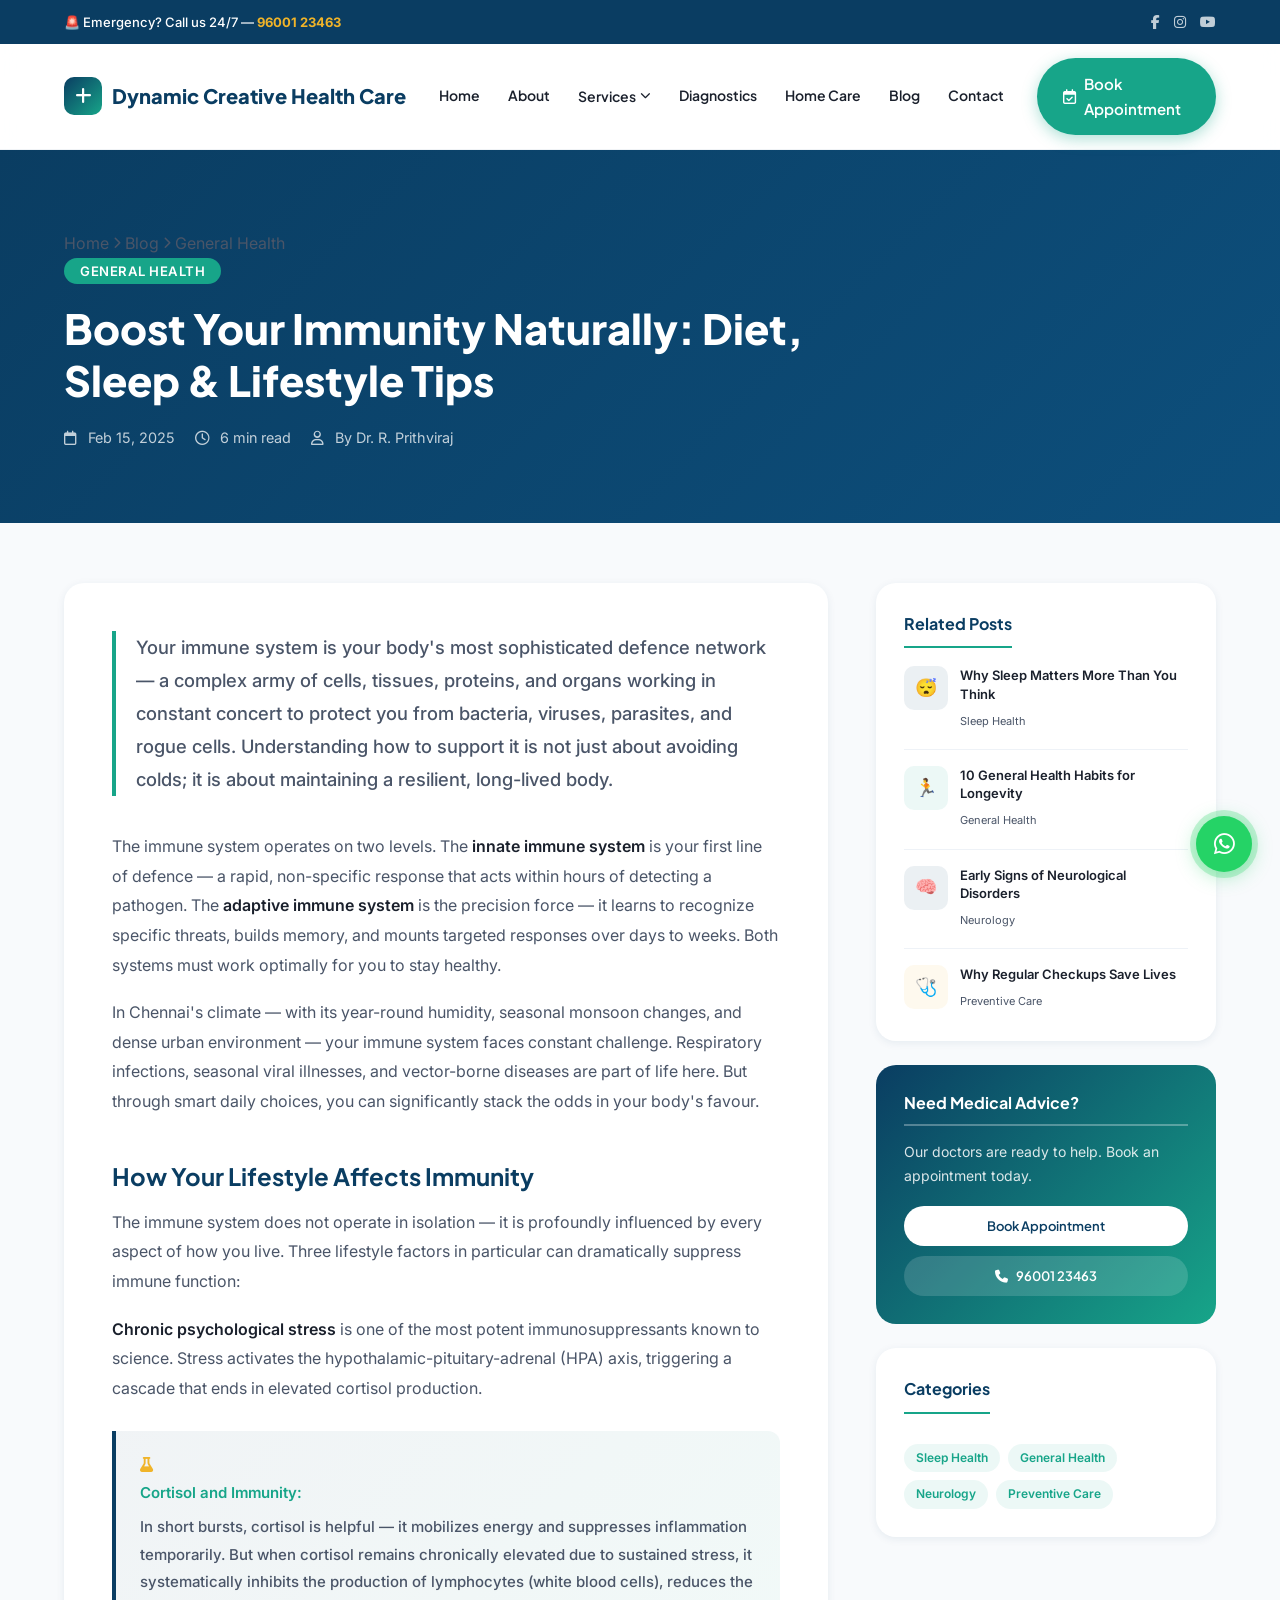
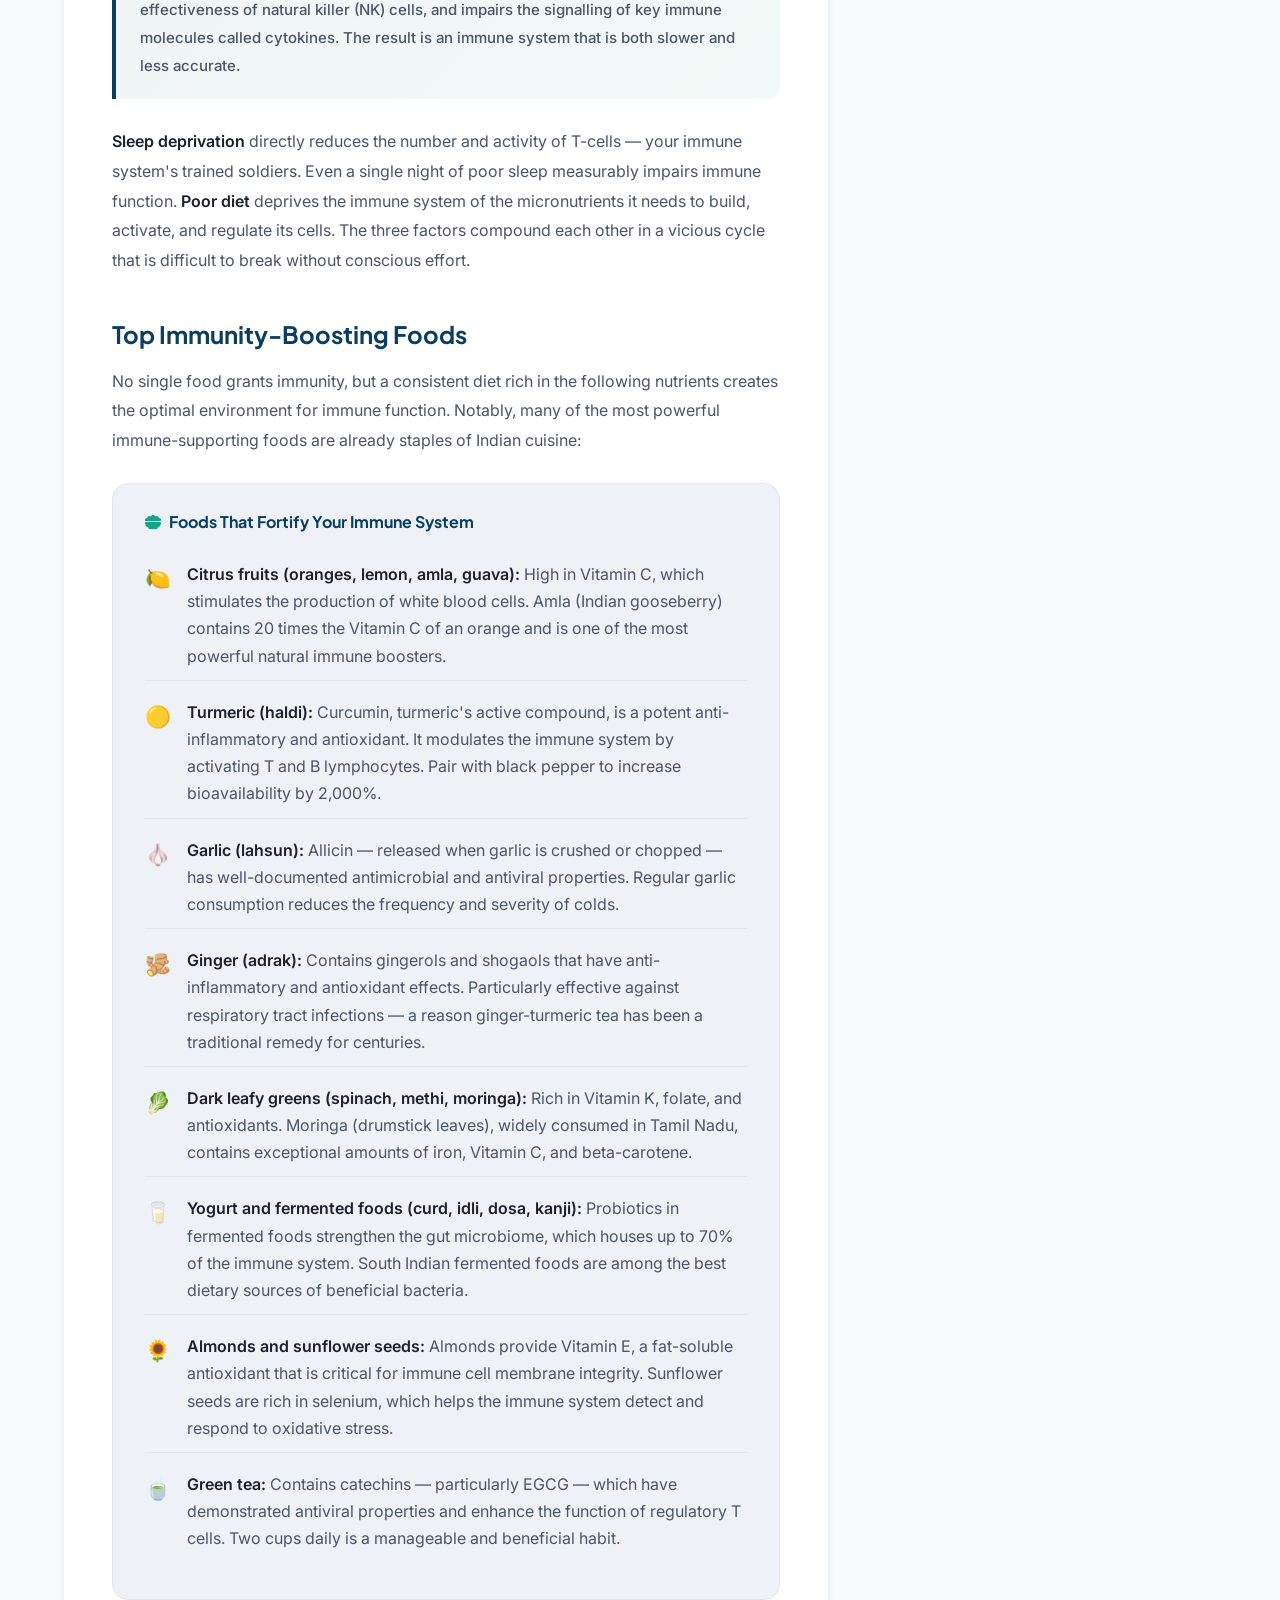
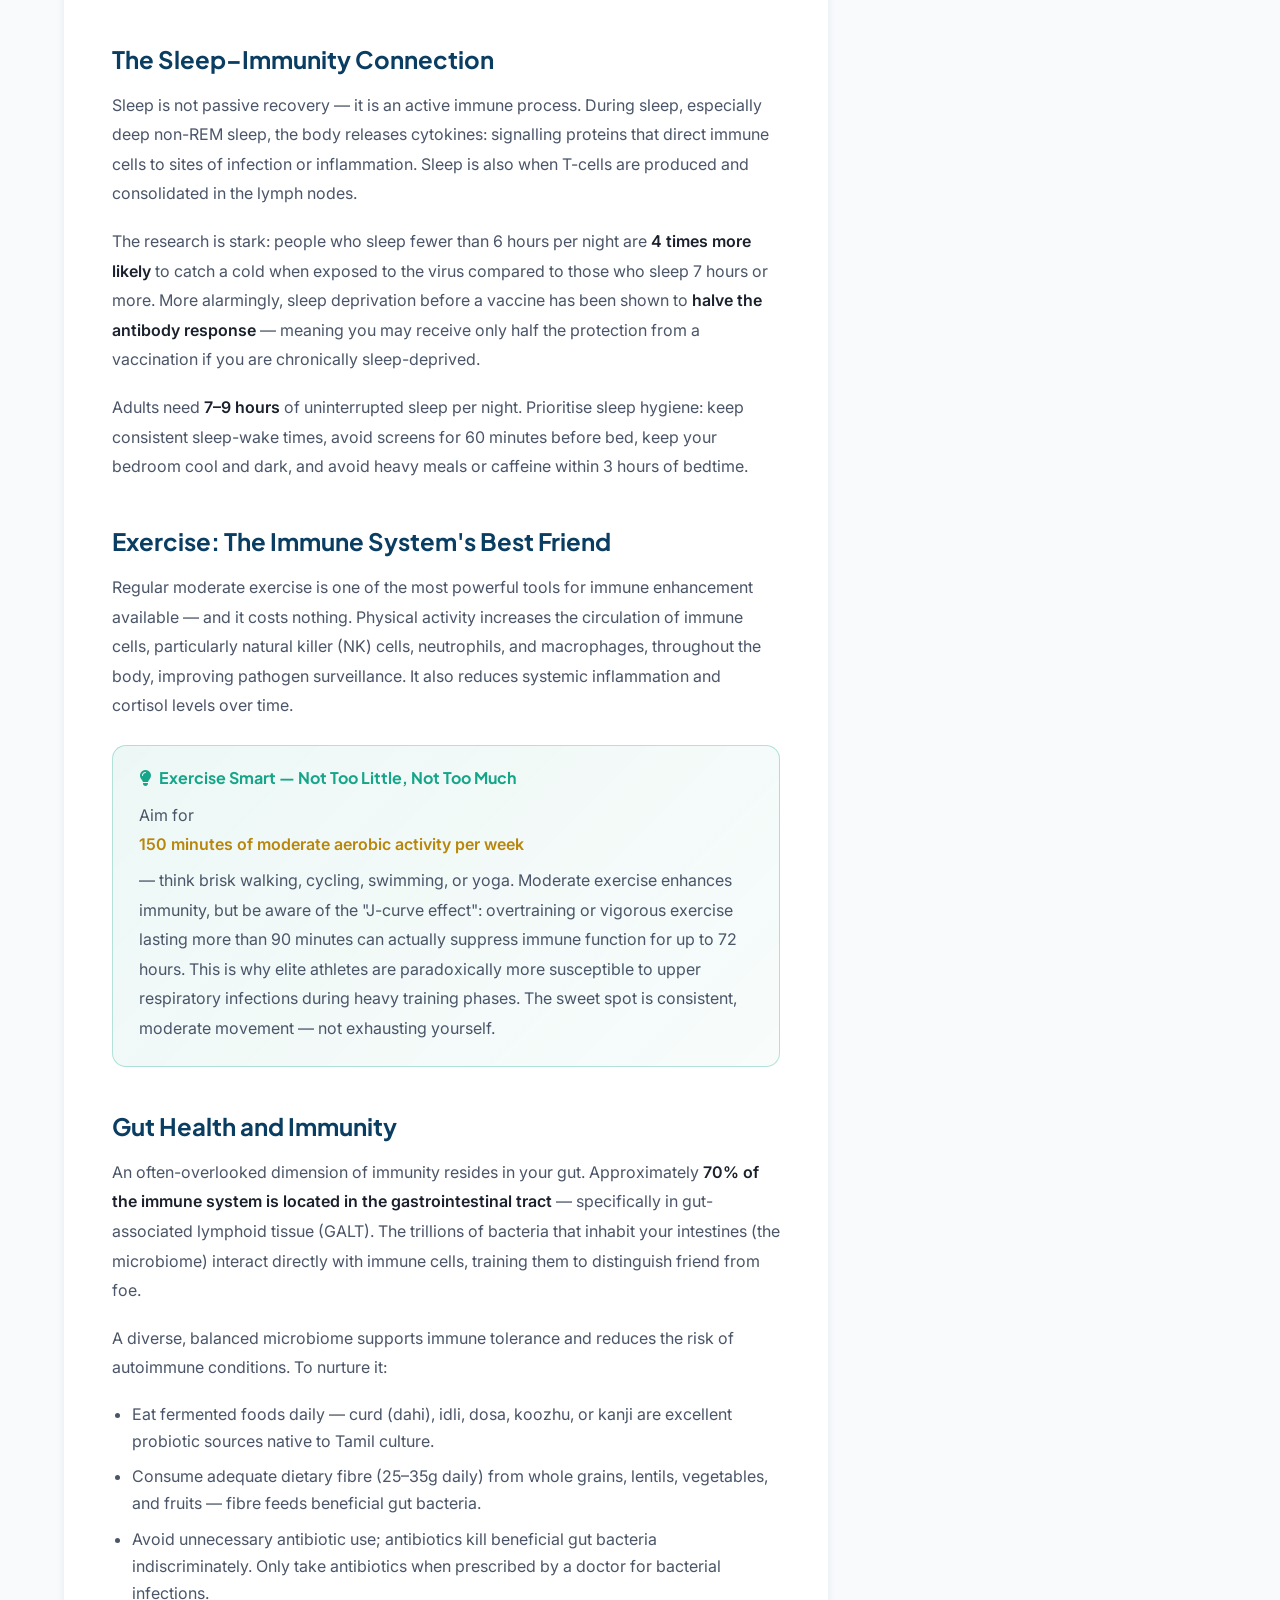
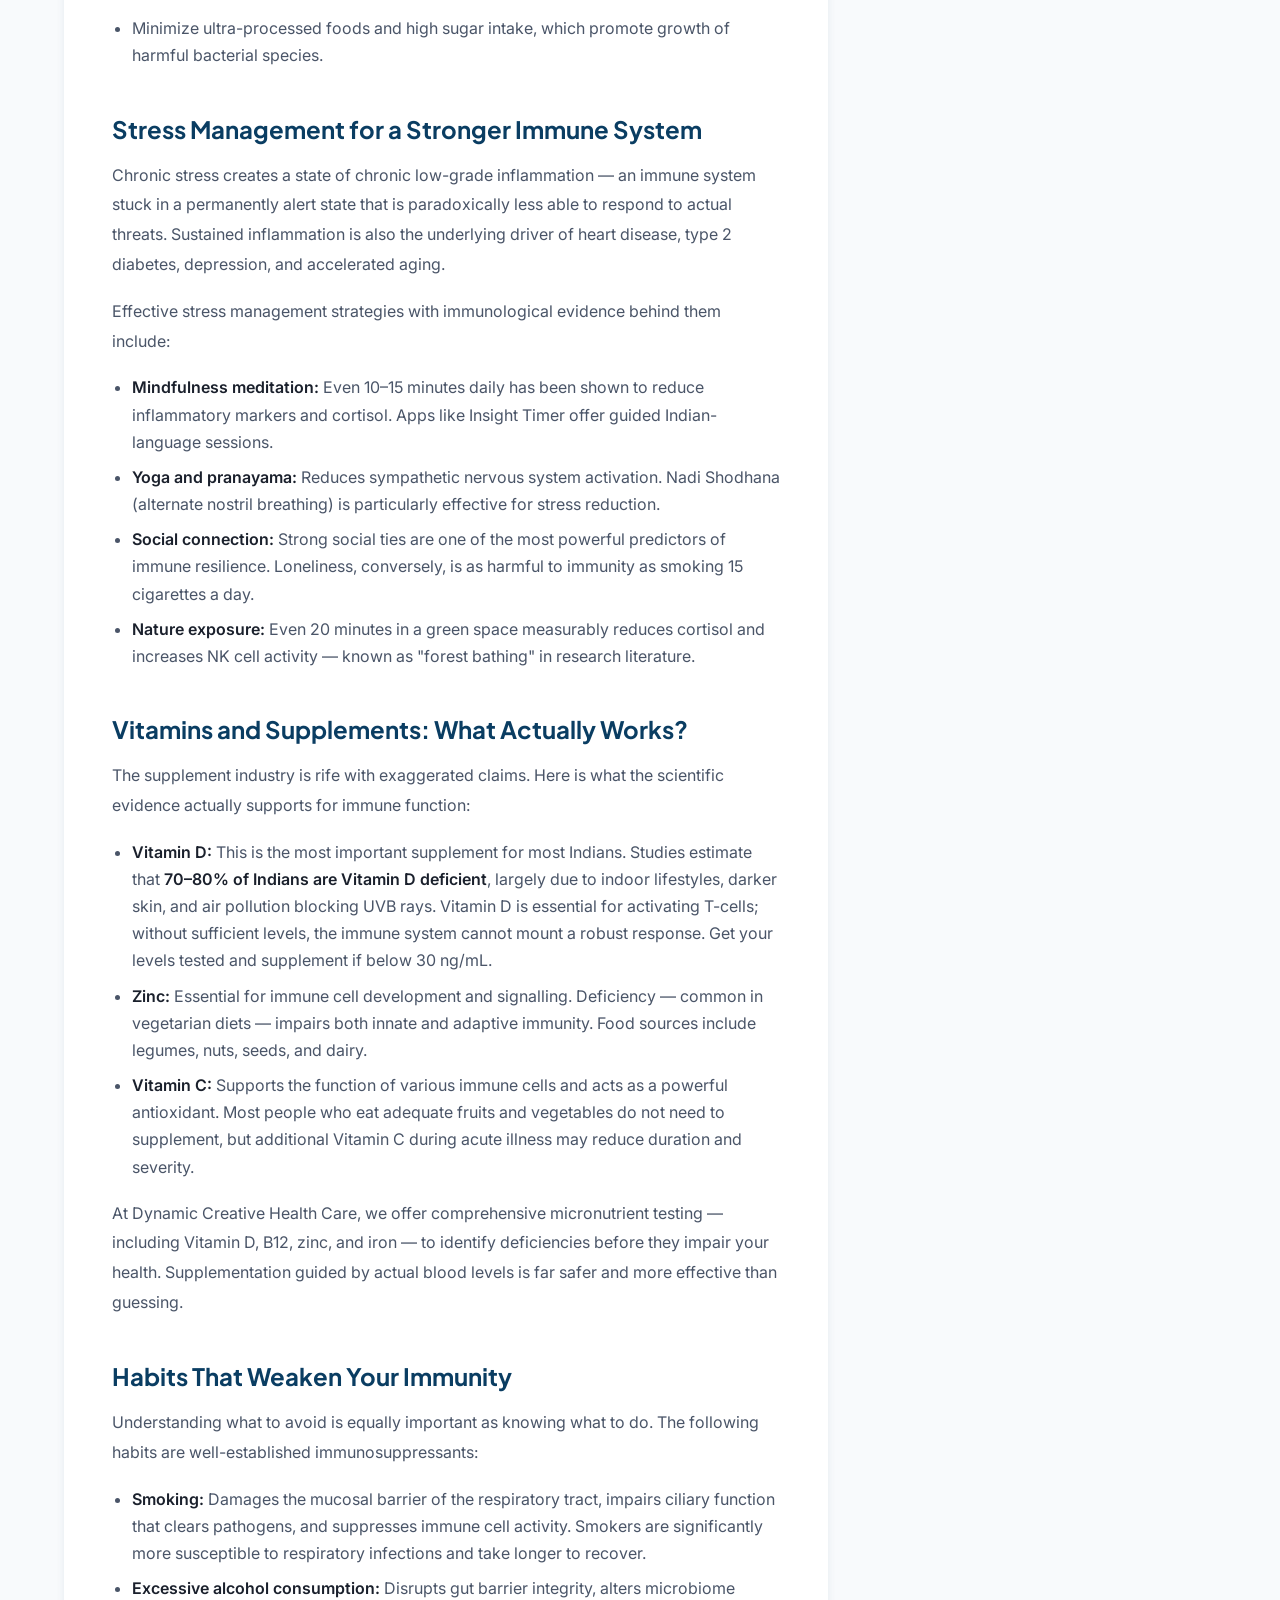
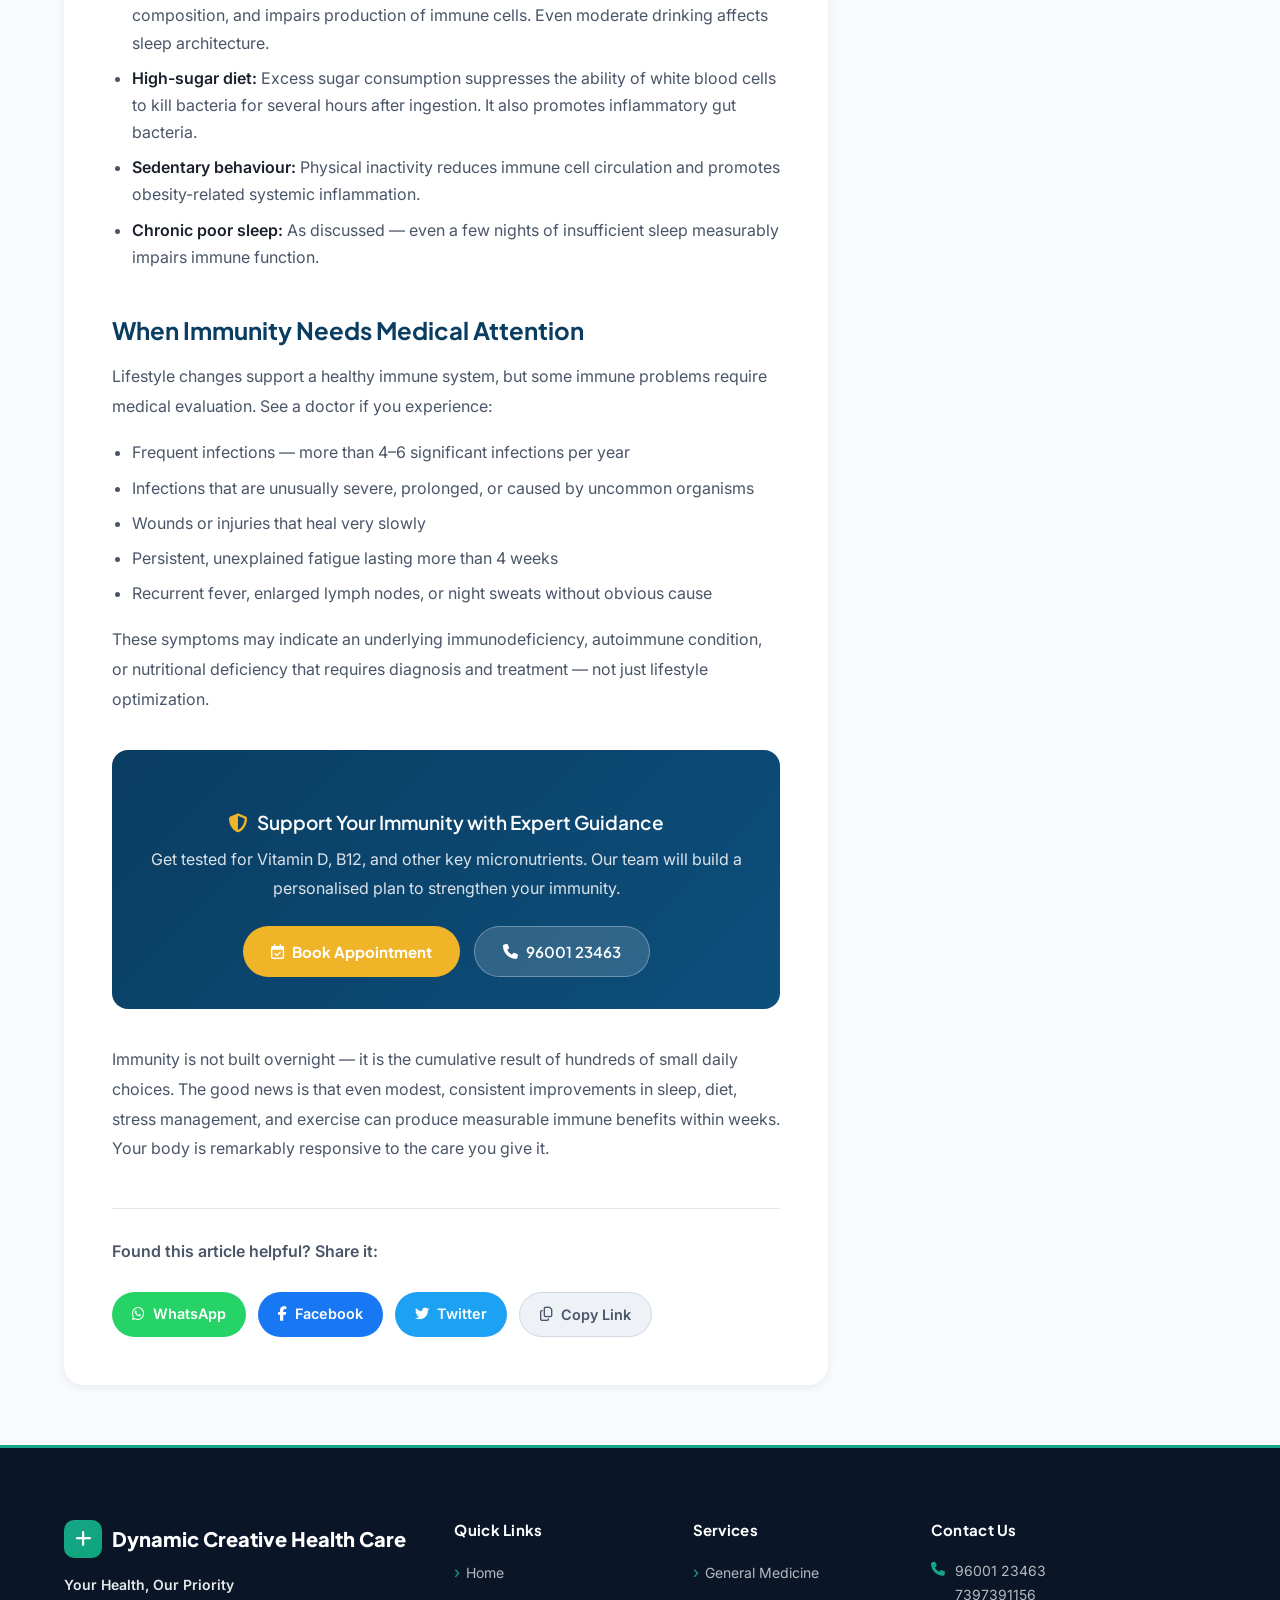
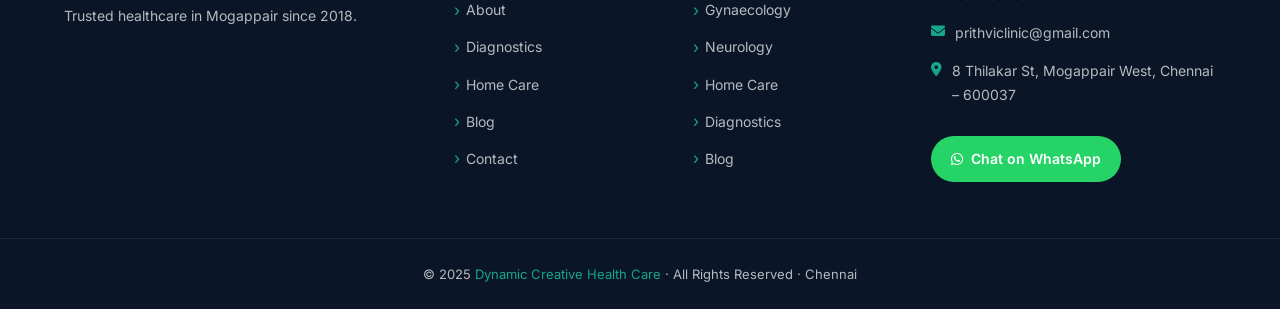
<file: blog/immunity.html>
<!DOCTYPE html>
<html lang="en">
<head>
  <meta charset="UTF-8"/>
  <meta name="viewport" content="width=device-width,initial-scale=1.0"/>
  <title>Boost Your Immunity Naturally: Diet, Sleep & Lifestyle Tips | Dynamic Creative Health Care Blog</title>
  <meta name="description" content="Discover how to strengthen your immune system naturally through diet, sleep, exercise, and stress management — with India-relevant foods and expert tips from Dynamic Creative Health Care."/>
  <link rel="preconnect" href="https://fonts.googleapis.com"/>
  <link rel="preconnect" href="https://fonts.gstatic.com" crossorigin/>
  <link href="https://fonts.googleapis.com/css2?family=Plus+Jakarta+Sans:wght@400;500;600;700;800&family=Inter:wght@400;500;600&display=swap" rel="stylesheet"/>
  <link rel="stylesheet" href="https://cdnjs.cloudflare.com/ajax/libs/font-awesome/6.5.1/css/all.min.css"/>
  <link rel="stylesheet" href="../css/styles.css"/>
</head>
<body>

  <!-- Emergency Bar -->
  <div id="emergency-bar">
    <div class="container">
      <div class="emergency-text">🚨 Emergency? Call us 24/7 — <a href="tel:9600123463">96001 23463</a></div>
      <div class="social-icons">
        <a href="#" aria-label="Facebook"><i class="fab fa-facebook-f"></i></a>
        <a href="#" aria-label="Instagram"><i class="fab fa-instagram"></i></a>
        <a href="#" aria-label="YouTube"><i class="fab fa-youtube"></i></a>
      </div>
    </div>
  </div>

  <!-- Navbar -->
  <nav id="navbar">
    <div class="container">
      <a href="../index.html" class="nav-logo">
        <div class="logo-icon"><i class="fa-solid fa-plus"></i></div>
        Dynamic Creative Health Care
      </a>
      <div class="nav-links">
        <a href="../index.html">Home</a>
        <a href="../index.html#about">About</a>
        <div class="nav-dropdown">
          <button class="nav-drop-toggle">Services <i class="fa-solid fa-chevron-down fa-xs"></i></button>
          <div class="nav-drop-menu">
            <a href="../services/general-medicine.html"><i class="fa-solid fa-stethoscope"></i> General Medicine</a>
            <a href="../services/gynecology.html"><i class="fa-solid fa-venus"></i> Gynecology</a>
            <a href="../services/neurology.html"><i class="fa-solid fa-brain"></i> Neurology</a>
          </div>
        </div>
        <a href="../diagnostics.html">Diagnostics</a>
        <a href="../homecare.html">Home Care</a>
        <a href="index.html" class="active">Blog</a>
        <a href="../index.html#contact">Contact</a>
      </div>
      <a href="../index.html#appointment" class="btn btn-primary nav-cta">
        <i class="fa-regular fa-calendar-check"></i> Book Appointment
      </a>
      <button class="hamburger" id="hamburger"><span></span><span></span><span></span></button>
    </div>
  </nav>
  <div class="mobile-nav" id="mobileNav">
    <a href="../index.html" onclick="closeMobileNav()">Home</a>
    <a href="../index.html#about" onclick="closeMobileNav()">About</a>
    <div class="mobile-divider"></div>
    <a href="../services/general-medicine.html" onclick="closeMobileNav()">General Medicine</a>
    <a href="../services/gynecology.html" onclick="closeMobileNav()">Gynecology</a>
    <a href="../services/neurology.html" onclick="closeMobileNav()">Neurology</a>
    <div class="mobile-divider"></div>
    <a href="../diagnostics.html" onclick="closeMobileNav()">Diagnostics</a>
    <a href="../homecare.html" onclick="closeMobileNav()">Home Care</a>
    <a href="index.html" onclick="closeMobileNav()">Blog</a>
    <a href="../index.html#contact" onclick="closeMobileNav()">Contact</a>
    <a href="../index.html#appointment" class="btn btn-primary mobile-nav-cta" onclick="closeMobileNav()">Book Appointment</a>
  </div>

  <!-- Page Hero -->
  <section class="blog-hero" style="background:linear-gradient(135deg,var(--primary) 0%,#0d4f7c 100%);padding:80px 0 60px;margin-top:0;">
    <div class="container">
      <nav class="breadcrumb" aria-label="Breadcrumb">
        <a href="../index.html">Home</a>
        <i class="fa-solid fa-chevron-right fa-xs"></i>
        <a href="index.html">Blog</a>
        <i class="fa-solid fa-chevron-right fa-xs"></i>
        <span>General Health</span>
      </nav>
      <div class="blog-hero-content" style="max-width:780px;">
        <span class="blog-badge" style="background:var(--secondary);color:#fff;padding:5px 16px;border-radius:50px;font-size:0.82rem;font-weight:600;letter-spacing:0.04em;text-transform:uppercase;">General Health</span>
        <h1 style="color:#fff;font-size:clamp(1.8rem,4vw,2.6rem);margin:18px 0 20px;line-height:1.25;font-family:'Plus Jakarta Sans',sans-serif;font-weight:800;">Boost Your Immunity Naturally: Diet, Sleep &amp; Lifestyle Tips</h1>
        <div class="blog-meta" style="display:flex;flex-wrap:wrap;gap:20px;color:rgba(255,255,255,0.75);font-size:0.9rem;">
          <span><i class="fa-regular fa-calendar" style="margin-right:6px;"></i>Feb 15, 2025</span>
          <span><i class="fa-regular fa-clock" style="margin-right:6px;"></i>6 min read</span>
          <span><i class="fa-regular fa-user" style="margin-right:6px;"></i>By Dr. R. Prithviraj</span>
        </div>
      </div>
    </div>
  </section>

  <!-- Blog Post Layout -->
  <section style="background:var(--bg);padding:60px 0;">
    <div class="container">
      <div class="blog-post-layout">

        <!-- Main Article -->
        <article class="blog-article">

          <p class="blog-lead reveal" style="font-size:1.15rem;line-height:1.8;color:var(--dark);font-weight:500;border-left:4px solid var(--secondary);padding-left:20px;margin-bottom:36px;">
            Your immune system is your body's most sophisticated defence network — a complex army of cells, tissues, proteins, and organs working in constant concert to protect you from bacteria, viruses, parasites, and rogue cells. Understanding how to support it is not just about avoiding colds; it is about maintaining a resilient, long-lived body.
          </p>

          <p class="reveal">The immune system operates on two levels. The <strong>innate immune system</strong> is your first line of defence — a rapid, non-specific response that acts within hours of detecting a pathogen. The <strong>adaptive immune system</strong> is the precision force — it learns to recognize specific threats, builds memory, and mounts targeted responses over days to weeks. Both systems must work optimally for you to stay healthy.</p>
          <p class="reveal">In Chennai's climate — with its year-round humidity, seasonal monsoon changes, and dense urban environment — your immune system faces constant challenge. Respiratory infections, seasonal viral illnesses, and vector-borne diseases are part of life here. But through smart daily choices, you can significantly stack the odds in your body's favour.</p>

          <!-- Section: Lifestyle -->
          <h2 class="reveal" style="margin-top:44px;">How Your Lifestyle Affects Immunity</h2>
          <p class="reveal">The immune system does not operate in isolation — it is profoundly influenced by every aspect of how you live. Three lifestyle factors in particular can dramatically suppress immune function:</p>
          <p class="reveal"><strong>Chronic psychological stress</strong> is one of the most potent immunosuppressants known to science. Stress activates the hypothalamic-pituitary-adrenal (HPA) axis, triggering a cascade that ends in elevated cortisol production.</p>

          <div class="blog-callout reveal" style="background:linear-gradient(135deg,rgba(10,61,98,0.06),rgba(23,165,137,0.06));border-left:4px solid var(--primary);border-radius:0 12px 12px 0;padding:20px 24px;margin:28px 0;">
            <p style="margin:0;font-weight:500;color:var(--dark);"><i class="fa-solid fa-flask" style="color:var(--accent);margin-right:10px;"></i><strong>Cortisol and Immunity:</strong> In short bursts, cortisol is helpful — it mobilizes energy and suppresses inflammation temporarily. But when cortisol remains chronically elevated due to sustained stress, it systematically inhibits the production of lymphocytes (white blood cells), reduces the effectiveness of natural killer (NK) cells, and impairs the signalling of key immune molecules called cytokines. The result is an immune system that is both slower and less accurate.</p>
          </div>

          <p class="reveal"><strong>Sleep deprivation</strong> directly reduces the number and activity of T-cells — your immune system's trained soldiers. Even a single night of poor sleep measurably impairs immune function. <strong>Poor diet</strong> deprives the immune system of the micronutrients it needs to build, activate, and regulate its cells. The three factors compound each other in a vicious cycle that is difficult to break without conscious effort.</p>

          <!-- Section: Foods -->
          <h2 class="reveal" style="margin-top:44px;">Top Immunity-Boosting Foods</h2>
          <p class="reveal">No single food grants immunity, but a consistent diet rich in the following nutrients creates the optimal environment for immune function. Notably, many of the most powerful immune-supporting foods are already staples of Indian cuisine:</p>

          <div class="blog-infobox reveal" style="background:var(--bg-alt);border-radius:16px;padding:28px 32px;margin:28px 0;border:1px solid #e0e7ef;">
            <h4 style="color:var(--primary);margin-bottom:18px;"><i class="fa-solid fa-bowl-food" style="margin-right:8px;color:var(--secondary);"></i>Foods That Fortify Your Immune System</h4>
            <ul style="padding-left:0;list-style:none;margin:0;">
              <li style="padding:10px 0;border-bottom:1px solid #e0e7ef;display:flex;gap:12px;align-items:flex-start;"><span style="font-size:1.3rem;min-width:30px;">🍋</span><div><strong>Citrus fruits (oranges, lemon, amla, guava):</strong> High in Vitamin C, which stimulates the production of white blood cells. Amla (Indian gooseberry) contains 20 times the Vitamin C of an orange and is one of the most powerful natural immune boosters.</div></li>
              <li style="padding:10px 0;border-bottom:1px solid #e0e7ef;display:flex;gap:12px;align-items:flex-start;"><span style="font-size:1.3rem;min-width:30px;">🟡</span><div><strong>Turmeric (haldi):</strong> Curcumin, turmeric's active compound, is a potent anti-inflammatory and antioxidant. It modulates the immune system by activating T and B lymphocytes. Pair with black pepper to increase bioavailability by 2,000%.</div></li>
              <li style="padding:10px 0;border-bottom:1px solid #e0e7ef;display:flex;gap:12px;align-items:flex-start;"><span style="font-size:1.3rem;min-width:30px;">🧄</span><div><strong>Garlic (lahsun):</strong> Allicin — released when garlic is crushed or chopped — has well-documented antimicrobial and antiviral properties. Regular garlic consumption reduces the frequency and severity of colds.</div></li>
              <li style="padding:10px 0;border-bottom:1px solid #e0e7ef;display:flex;gap:12px;align-items:flex-start;"><span style="font-size:1.3rem;min-width:30px;">🫚</span><div><strong>Ginger (adrak):</strong> Contains gingerols and shogaols that have anti-inflammatory and antioxidant effects. Particularly effective against respiratory tract infections — a reason ginger-turmeric tea has been a traditional remedy for centuries.</div></li>
              <li style="padding:10px 0;border-bottom:1px solid #e0e7ef;display:flex;gap:12px;align-items:flex-start;"><span style="font-size:1.3rem;min-width:30px;">🥬</span><div><strong>Dark leafy greens (spinach, methi, moringa):</strong> Rich in Vitamin K, folate, and antioxidants. Moringa (drumstick leaves), widely consumed in Tamil Nadu, contains exceptional amounts of iron, Vitamin C, and beta-carotene.</div></li>
              <li style="padding:10px 0;border-bottom:1px solid #e0e7ef;display:flex;gap:12px;align-items:flex-start;"><span style="font-size:1.3rem;min-width:30px;">🥛</span><div><strong>Yogurt and fermented foods (curd, idli, dosa, kanji):</strong> Probiotics in fermented foods strengthen the gut microbiome, which houses up to 70% of the immune system. South Indian fermented foods are among the best dietary sources of beneficial bacteria.</div></li>
              <li style="padding:10px 0;border-bottom:1px solid #e0e7ef;display:flex;gap:12px;align-items:flex-start;"><span style="font-size:1.3rem;min-width:30px;">🌻</span><div><strong>Almonds and sunflower seeds:</strong> Almonds provide Vitamin E, a fat-soluble antioxidant that is critical for immune cell membrane integrity. Sunflower seeds are rich in selenium, which helps the immune system detect and respond to oxidative stress.</div></li>
              <li style="padding:10px 0;display:flex;gap:12px;align-items:flex-start;"><span style="font-size:1.3rem;min-width:30px;">🍵</span><div><strong>Green tea:</strong> Contains catechins — particularly EGCG — which have demonstrated antiviral properties and enhance the function of regulatory T cells. Two cups daily is a manageable and beneficial habit.</div></li>
            </ul>
          </div>

          <!-- Section: Sleep -->
          <h2 class="reveal" style="margin-top:44px;">The Sleep–Immunity Connection</h2>
          <p class="reveal">Sleep is not passive recovery — it is an active immune process. During sleep, especially deep non-REM sleep, the body releases cytokines: signalling proteins that direct immune cells to sites of infection or inflammation. Sleep is also when T-cells are produced and consolidated in the lymph nodes.</p>
          <p class="reveal">The research is stark: people who sleep fewer than 6 hours per night are <strong>4 times more likely</strong> to catch a cold when exposed to the virus compared to those who sleep 7 hours or more. More alarmingly, sleep deprivation before a vaccine has been shown to <strong>halve the antibody response</strong> — meaning you may receive only half the protection from a vaccination if you are chronically sleep-deprived.</p>
          <p class="reveal">Adults need <strong>7–9 hours</strong> of uninterrupted sleep per night. Prioritise sleep hygiene: keep consistent sleep-wake times, avoid screens for 60 minutes before bed, keep your bedroom cool and dark, and avoid heavy meals or caffeine within 3 hours of bedtime.</p>

          <!-- Section: Exercise -->
          <h2 class="reveal" style="margin-top:44px;">Exercise: The Immune System's Best Friend</h2>
          <p class="reveal">Regular moderate exercise is one of the most powerful tools for immune enhancement available — and it costs nothing. Physical activity increases the circulation of immune cells, particularly natural killer (NK) cells, neutrophils, and macrophages, throughout the body, improving pathogen surveillance. It also reduces systemic inflammation and cortisol levels over time.</p>

          <div class="blog-tip reveal" style="background:linear-gradient(135deg,rgba(23,165,137,0.08),rgba(23,165,137,0.03));border:1px solid rgba(23,165,137,0.3);border-radius:14px;padding:22px 26px;margin:24px 0;">
            <h4 style="color:var(--secondary);margin-bottom:12px;"><i class="fa-solid fa-lightbulb" style="margin-right:8px;"></i>Exercise Smart — Not Too Little, Not Too Much</h4>
            <p style="margin:0;">Aim for <strong>150 minutes of moderate aerobic activity per week</strong> — think brisk walking, cycling, swimming, or yoga. Moderate exercise enhances immunity, but be aware of the "J-curve effect": overtraining or vigorous exercise lasting more than 90 minutes can actually suppress immune function for up to 72 hours. This is why elite athletes are paradoxically more susceptible to upper respiratory infections during heavy training phases. The sweet spot is consistent, moderate movement — not exhausting yourself.</p>
          </div>

          <!-- Section: Gut Health -->
          <h2 class="reveal" style="margin-top:44px;">Gut Health and Immunity</h2>
          <p class="reveal">An often-overlooked dimension of immunity resides in your gut. Approximately <strong>70% of the immune system is located in the gastrointestinal tract</strong> — specifically in gut-associated lymphoid tissue (GALT). The trillions of bacteria that inhabit your intestines (the microbiome) interact directly with immune cells, training them to distinguish friend from foe.</p>
          <p class="reveal">A diverse, balanced microbiome supports immune tolerance and reduces the risk of autoimmune conditions. To nurture it:</p>
          <ul class="blog-list reveal" style="padding-left:20px;line-height:2;">
            <li>Eat fermented foods daily — curd (dahi), idli, dosa, koozhu, or kanji are excellent probiotic sources native to Tamil culture.</li>
            <li>Consume adequate dietary fibre (25–35g daily) from whole grains, lentils, vegetables, and fruits — fibre feeds beneficial gut bacteria.</li>
            <li>Avoid unnecessary antibiotic use; antibiotics kill beneficial gut bacteria indiscriminately. Only take antibiotics when prescribed by a doctor for bacterial infections.</li>
            <li>Minimize ultra-processed foods and high sugar intake, which promote growth of harmful bacterial species.</li>
          </ul>

          <!-- Section: Stress -->
          <h2 class="reveal" style="margin-top:44px;">Stress Management for a Stronger Immune System</h2>
          <p class="reveal">Chronic stress creates a state of chronic low-grade inflammation — an immune system stuck in a permanently alert state that is paradoxically less able to respond to actual threats. Sustained inflammation is also the underlying driver of heart disease, type 2 diabetes, depression, and accelerated aging.</p>
          <p class="reveal">Effective stress management strategies with immunological evidence behind them include:</p>
          <ul class="blog-list reveal" style="padding-left:20px;line-height:2;">
            <li><strong>Mindfulness meditation:</strong> Even 10–15 minutes daily has been shown to reduce inflammatory markers and cortisol. Apps like Insight Timer offer guided Indian-language sessions.</li>
            <li><strong>Yoga and pranayama:</strong> Reduces sympathetic nervous system activation. Nadi Shodhana (alternate nostril breathing) is particularly effective for stress reduction.</li>
            <li><strong>Social connection:</strong> Strong social ties are one of the most powerful predictors of immune resilience. Loneliness, conversely, is as harmful to immunity as smoking 15 cigarettes a day.</li>
            <li><strong>Nature exposure:</strong> Even 20 minutes in a green space measurably reduces cortisol and increases NK cell activity — known as "forest bathing" in research literature.</li>
          </ul>

          <!-- Section: Supplements -->
          <h2 class="reveal" style="margin-top:44px;">Vitamins and Supplements: What Actually Works?</h2>
          <p class="reveal">The supplement industry is rife with exaggerated claims. Here is what the scientific evidence actually supports for immune function:</p>
          <ul class="blog-list reveal" style="padding-left:20px;line-height:2;">
            <li><strong>Vitamin D:</strong> This is the most important supplement for most Indians. Studies estimate that <strong>70–80% of Indians are Vitamin D deficient</strong>, largely due to indoor lifestyles, darker skin, and air pollution blocking UVB rays. Vitamin D is essential for activating T-cells; without sufficient levels, the immune system cannot mount a robust response. Get your levels tested and supplement if below 30 ng/mL.</li>
            <li><strong>Zinc:</strong> Essential for immune cell development and signalling. Deficiency — common in vegetarian diets — impairs both innate and adaptive immunity. Food sources include legumes, nuts, seeds, and dairy.</li>
            <li><strong>Vitamin C:</strong> Supports the function of various immune cells and acts as a powerful antioxidant. Most people who eat adequate fruits and vegetables do not need to supplement, but additional Vitamin C during acute illness may reduce duration and severity.</li>
          </ul>
          <p class="reveal">At Dynamic Creative Health Care, we offer comprehensive micronutrient testing — including Vitamin D, B12, zinc, and iron — to identify deficiencies before they impair your health. Supplementation guided by actual blood levels is far safer and more effective than guessing.</p>

          <!-- Section: Habits that Weaken -->
          <h2 class="reveal" style="margin-top:44px;">Habits That Weaken Your Immunity</h2>
          <p class="reveal">Understanding what to avoid is equally important as knowing what to do. The following habits are well-established immunosuppressants:</p>
          <ul class="blog-list reveal" style="padding-left:20px;line-height:2;">
            <li><strong>Smoking:</strong> Damages the mucosal barrier of the respiratory tract, impairs ciliary function that clears pathogens, and suppresses immune cell activity. Smokers are significantly more susceptible to respiratory infections and take longer to recover.</li>
            <li><strong>Excessive alcohol consumption:</strong> Disrupts gut barrier integrity, alters microbiome composition, and impairs production of immune cells. Even moderate drinking affects sleep architecture.</li>
            <li><strong>High-sugar diet:</strong> Excess sugar consumption suppresses the ability of white blood cells to kill bacteria for several hours after ingestion. It also promotes inflammatory gut bacteria.</li>
            <li><strong>Sedentary behaviour:</strong> Physical inactivity reduces immune cell circulation and promotes obesity-related systemic inflammation.</li>
            <li><strong>Chronic poor sleep:</strong> As discussed — even a few nights of insufficient sleep measurably impairs immune function.</li>
          </ul>

          <!-- Section: When to See a Doctor -->
          <h2 class="reveal" style="margin-top:44px;">When Immunity Needs Medical Attention</h2>
          <p class="reveal">Lifestyle changes support a healthy immune system, but some immune problems require medical evaluation. See a doctor if you experience:</p>
          <ul class="blog-list reveal" style="padding-left:20px;line-height:2;">
            <li>Frequent infections — more than 4–6 significant infections per year</li>
            <li>Infections that are unusually severe, prolonged, or caused by uncommon organisms</li>
            <li>Wounds or injuries that heal very slowly</li>
            <li>Persistent, unexplained fatigue lasting more than 4 weeks</li>
            <li>Recurrent fever, enlarged lymph nodes, or night sweats without obvious cause</li>
          </ul>
          <p class="reveal">These symptoms may indicate an underlying immunodeficiency, autoimmune condition, or nutritional deficiency that requires diagnosis and treatment — not just lifestyle optimization.</p>

          <div class="blog-cta-box reveal" style="background:linear-gradient(135deg,var(--primary),#0d4f7c);border-radius:16px;padding:32px;margin:36px 0;text-align:center;color:#fff;">
            <h3 style="color:#fff;margin-bottom:10px;"><i class="fa-solid fa-shield-halved" style="margin-right:10px;color:var(--accent);"></i>Support Your Immunity with Expert Guidance</h3>
            <p style="color:rgba(255,255,255,0.85);margin-bottom:22px;">Get tested for Vitamin D, B12, and other key micronutrients. Our team will build a personalised plan to strengthen your immunity.</p>
            <div style="display:flex;gap:14px;justify-content:center;flex-wrap:wrap;">
              <a href="../index.html#appointment" class="btn" style="background:var(--accent);color:var(--dark);font-weight:700;padding:12px 28px;border-radius:50px;text-decoration:none;display:inline-flex;align-items:center;gap:8px;"><i class="fa-regular fa-calendar-check"></i> Book Appointment</a>
              <a href="tel:9600123463" class="btn" style="background:rgba(255,255,255,0.15);color:#fff;font-weight:600;padding:12px 28px;border-radius:50px;text-decoration:none;display:inline-flex;align-items:center;gap:8px;border:1px solid rgba(255,255,255,0.3);"><i class="fa-solid fa-phone"></i> 96001 23463</a>
            </div>
          </div>

          <p class="reveal">Immunity is not built overnight — it is the cumulative result of hundreds of small daily choices. The good news is that even modest, consistent improvements in sleep, diet, stress management, and exercise can produce measurable immune benefits within weeks. Your body is remarkably responsive to the care you give it.</p>

          <!-- Share Buttons -->
          <div class="blog-share reveal" style="margin-top:44px;padding-top:28px;border-top:1px solid #e0e7ef;">
            <p style="font-weight:600;color:var(--dark);margin-bottom:14px;">Found this article helpful? Share it:</p>
            <div style="display:flex;gap:12px;flex-wrap:wrap;">
              <a href="https://wa.me/?text=Boost%20Your%20Immunity%20Naturally%20-%20https%3A%2F%2Fdynamiccreativehealthcare.com%2Fblog%2Fimmunity.html" target="_blank" rel="noopener" style="background:#25D366;color:#fff;padding:10px 20px;border-radius:50px;text-decoration:none;font-size:0.9rem;font-weight:600;display:inline-flex;align-items:center;gap:8px;"><i class="fab fa-whatsapp"></i> WhatsApp</a>
              <a href="https://www.facebook.com/sharer/sharer.php?u=https%3A%2F%2Fdynamiccreativehealthcare.com%2Fblog%2Fimmunity.html" target="_blank" rel="noopener" style="background:#1877F2;color:#fff;padding:10px 20px;border-radius:50px;text-decoration:none;font-size:0.9rem;font-weight:600;display:inline-flex;align-items:center;gap:8px;"><i class="fab fa-facebook-f"></i> Facebook</a>
              <a href="https://twitter.com/intent/tweet?text=Boost%20Your%20Immunity%20Naturally%3A%20Diet%2C%20Sleep%20%26%20Lifestyle%20Tips&url=https%3A%2F%2Fdynamiccreativehealthcare.com%2Fblog%2Fimmunity.html" target="_blank" rel="noopener" style="background:#1DA1F2;color:#fff;padding:10px 20px;border-radius:50px;text-decoration:none;font-size:0.9rem;font-weight:600;display:inline-flex;align-items:center;gap:8px;"><i class="fab fa-twitter"></i> Twitter</a>
              <button onclick="navigator.clipboard.writeText(window.location.href);this.textContent='Copied!';" style="background:var(--bg-alt);color:var(--dark);padding:10px 20px;border-radius:50px;border:1px solid #d0d9e4;font-size:0.9rem;font-weight:600;cursor:pointer;display:inline-flex;align-items:center;gap:8px;"><i class="fa-regular fa-copy"></i> Copy Link</button>
            </div>
          </div>

        </article>

        <!-- Sidebar -->
        <aside class="blog-sidebar">
          <div class="sidebar-card">
            <h4>Related Posts</h4>
            <div class="related-post">
              <div class="rp-icon" style="background:rgba(10,61,98,0.08);">😴</div>
              <div class="rp-text">
                <a href="sleep-health.html">Why Sleep Matters More Than You Think</a>
                <span>Sleep Health</span>
              </div>
            </div>
            <div class="related-post">
              <div class="rp-icon" style="background:rgba(23,165,137,0.08);">🏃</div>
              <div class="rp-text">
                <a href="general-health-habits.html">10 General Health Habits for Longevity</a>
                <span>General Health</span>
              </div>
            </div>
            <div class="related-post">
              <div class="rp-icon" style="background:rgba(10,61,98,0.08);">🧠</div>
              <div class="rp-text">
                <a href="neurology-signs.html">Early Signs of Neurological Disorders</a>
                <span>Neurology</span>
              </div>
            </div>
            <div class="related-post">
              <div class="rp-icon" style="background:rgba(240,180,41,0.08);">🩺</div>
              <div class="rp-text">
                <a href="health-checkups.html">Why Regular Checkups Save Lives</a>
                <span>Preventive Care</span>
              </div>
            </div>
          </div>
          <div class="sidebar-cta-card">
            <h4 style="color:white;border-bottom:2px solid rgba(255,255,255,0.3);padding-bottom:10px;margin-bottom:14px;">Need Medical Advice?</h4>
            <p>Our doctors are ready to help. Book an appointment today.</p>
            <a href="../index.html#appointment" class="btn btn-white btn-sm btn-full">Book Appointment</a>
            <a href="tel:9600123463" class="btn btn-sm btn-full" style="margin-top:10px;background:rgba(255,255,255,0.15);color:white;border-radius:50px;justify-content:center;"><i class="fa-solid fa-phone"></i> 96001 23463</a>
          </div>
          <div class="sidebar-card">
            <h4>Categories</h4>
            <div class="tag-list">
              <a href="index.html" class="tag">Sleep Health</a>
              <a href="index.html" class="tag">General Health</a>
              <a href="index.html" class="tag">Neurology</a>
              <a href="index.html" class="tag">Preventive Care</a>
            </div>
          </div>
        </aside>

      </div>
    </div>
  </section>

  <!-- Footer -->
  <footer id="footer">
    <div class="container">
      <div class="footer-grid">
        <div class="footer-col">
          <div class="footer-logo"><div class="fl-icon"><i class="fa-solid fa-plus"></i></div>Dynamic Creative Health Care</div>
          <p style="margin-bottom:6px;font-weight:600;color:rgba(255,255,255,0.9);">Your Health, Our Priority</p>
          <p>Trusted healthcare in Mogappair since 2018.</p>
        </div>
        <div class="footer-col">
          <h4>Quick Links</h4>
          <nav class="footer-links">
            <a href="../index.html">Home</a>
            <a href="../index.html#about">About</a>
            <a href="../diagnostics.html">Diagnostics</a>
            <a href="../homecare.html">Home Care</a>
            <a href="index.html">Blog</a>
            <a href="../index.html#contact">Contact</a>
          </nav>
        </div>
        <div class="footer-col">
          <h4>Services</h4>
          <nav class="footer-links">
            <a href="../services/general-medicine.html">General Medicine</a>
            <a href="../services/gynecology.html">Gynaecology</a>
            <a href="../services/neurology.html">Neurology</a>
            <a href="../homecare.html">Home Care</a>
            <a href="../diagnostics.html">Diagnostics</a>
            <a href="index.html">Blog</a>
          </nav>
        </div>
        <div class="footer-col">
          <h4>Contact Us</h4>
          <div class="footer-contact-item"><i class="fa-solid fa-phone"></i><div><a href="tel:9600123463">96001 23463</a><br/><a href="tel:7397391156">7397391156</a></div></div>
          <div class="footer-contact-item"><i class="fa-solid fa-envelope"></i><a href="mailto:prithviclinic@gmail.com">prithviclinic@gmail.com</a></div>
          <div class="footer-contact-item"><i class="fa-solid fa-location-dot"></i><span>8 Thilakar St, Mogappair West, Chennai – 600037</span></div>
          <a href="https://wa.me/917397391156" class="footer-wa-btn" target="_blank"><i class="fab fa-whatsapp"></i> Chat on WhatsApp</a>
        </div>
      </div>
    </div>
    <div class="footer-bottom"><div class="container">© 2025 <span>Dynamic Creative Health Care</span> · All Rights Reserved · Chennai</div></div>
  </footer>

  <!-- Floating Elements -->
  <div class="float-wrap">
    <button id="scrollTop" aria-label="Scroll to top"><i class="fa-solid fa-chevron-up"></i></button>
    <div class="wa-float">
      <div class="wa-pulse"></div>
      <a href="https://wa.me/917397391156" target="_blank" rel="noopener" aria-label="WhatsApp"><i class="fab fa-whatsapp"></i></a>
      <div class="wa-tooltip">Chat with us</div>
    </div>
  </div>

  <script src="../js/main.js"></script>
</body>
</html>
</file>
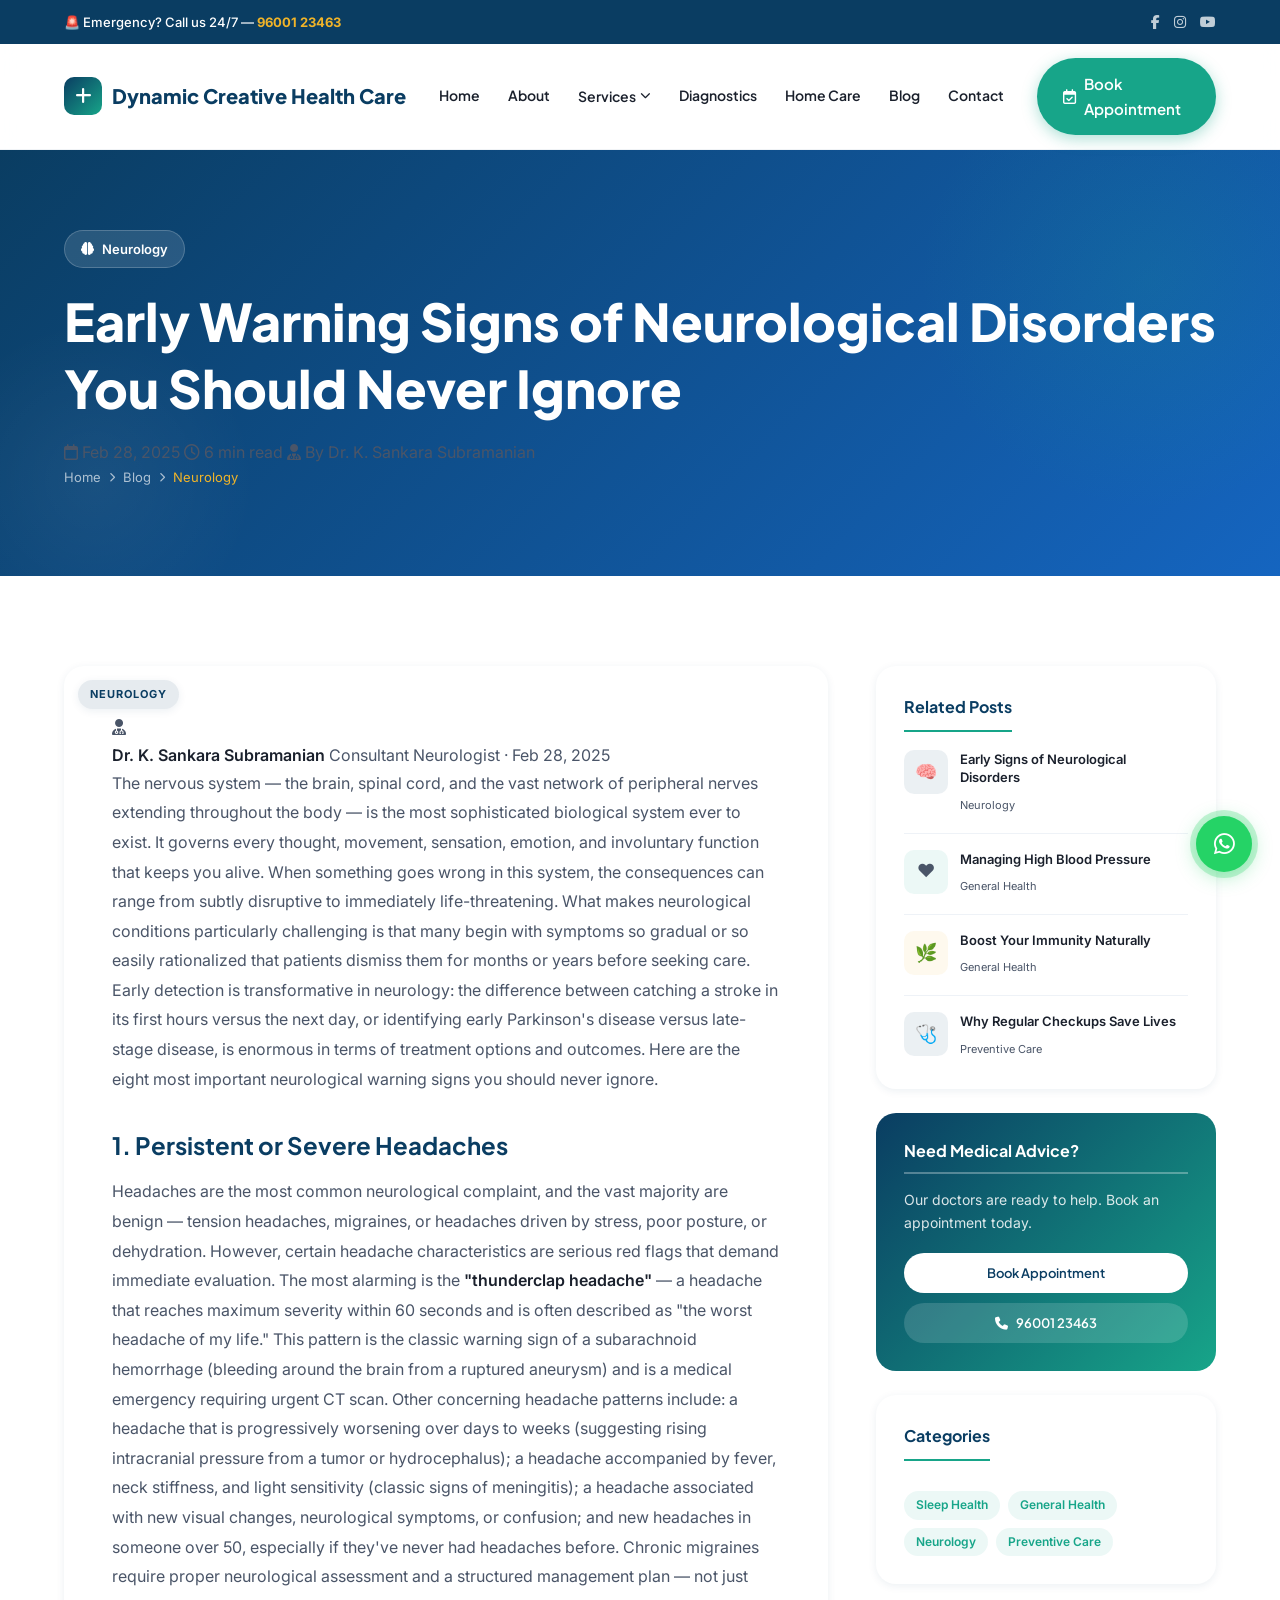
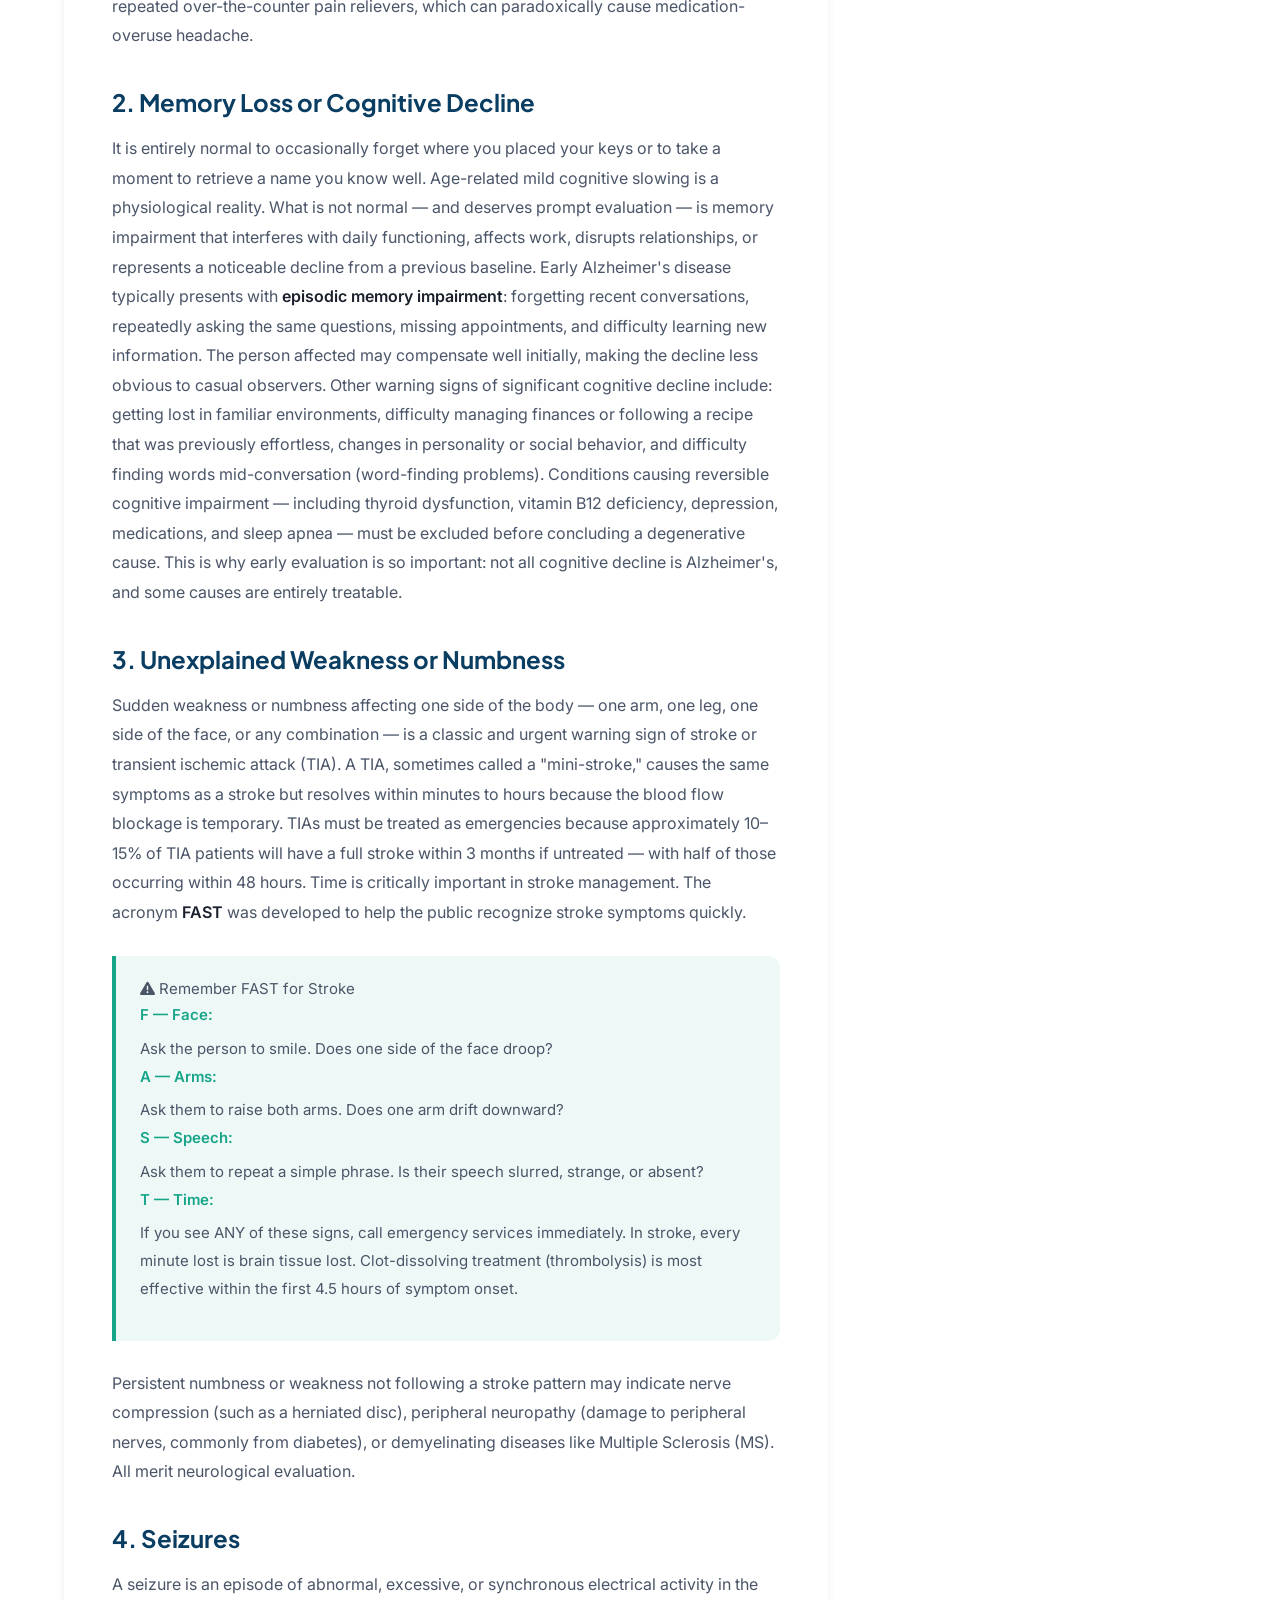
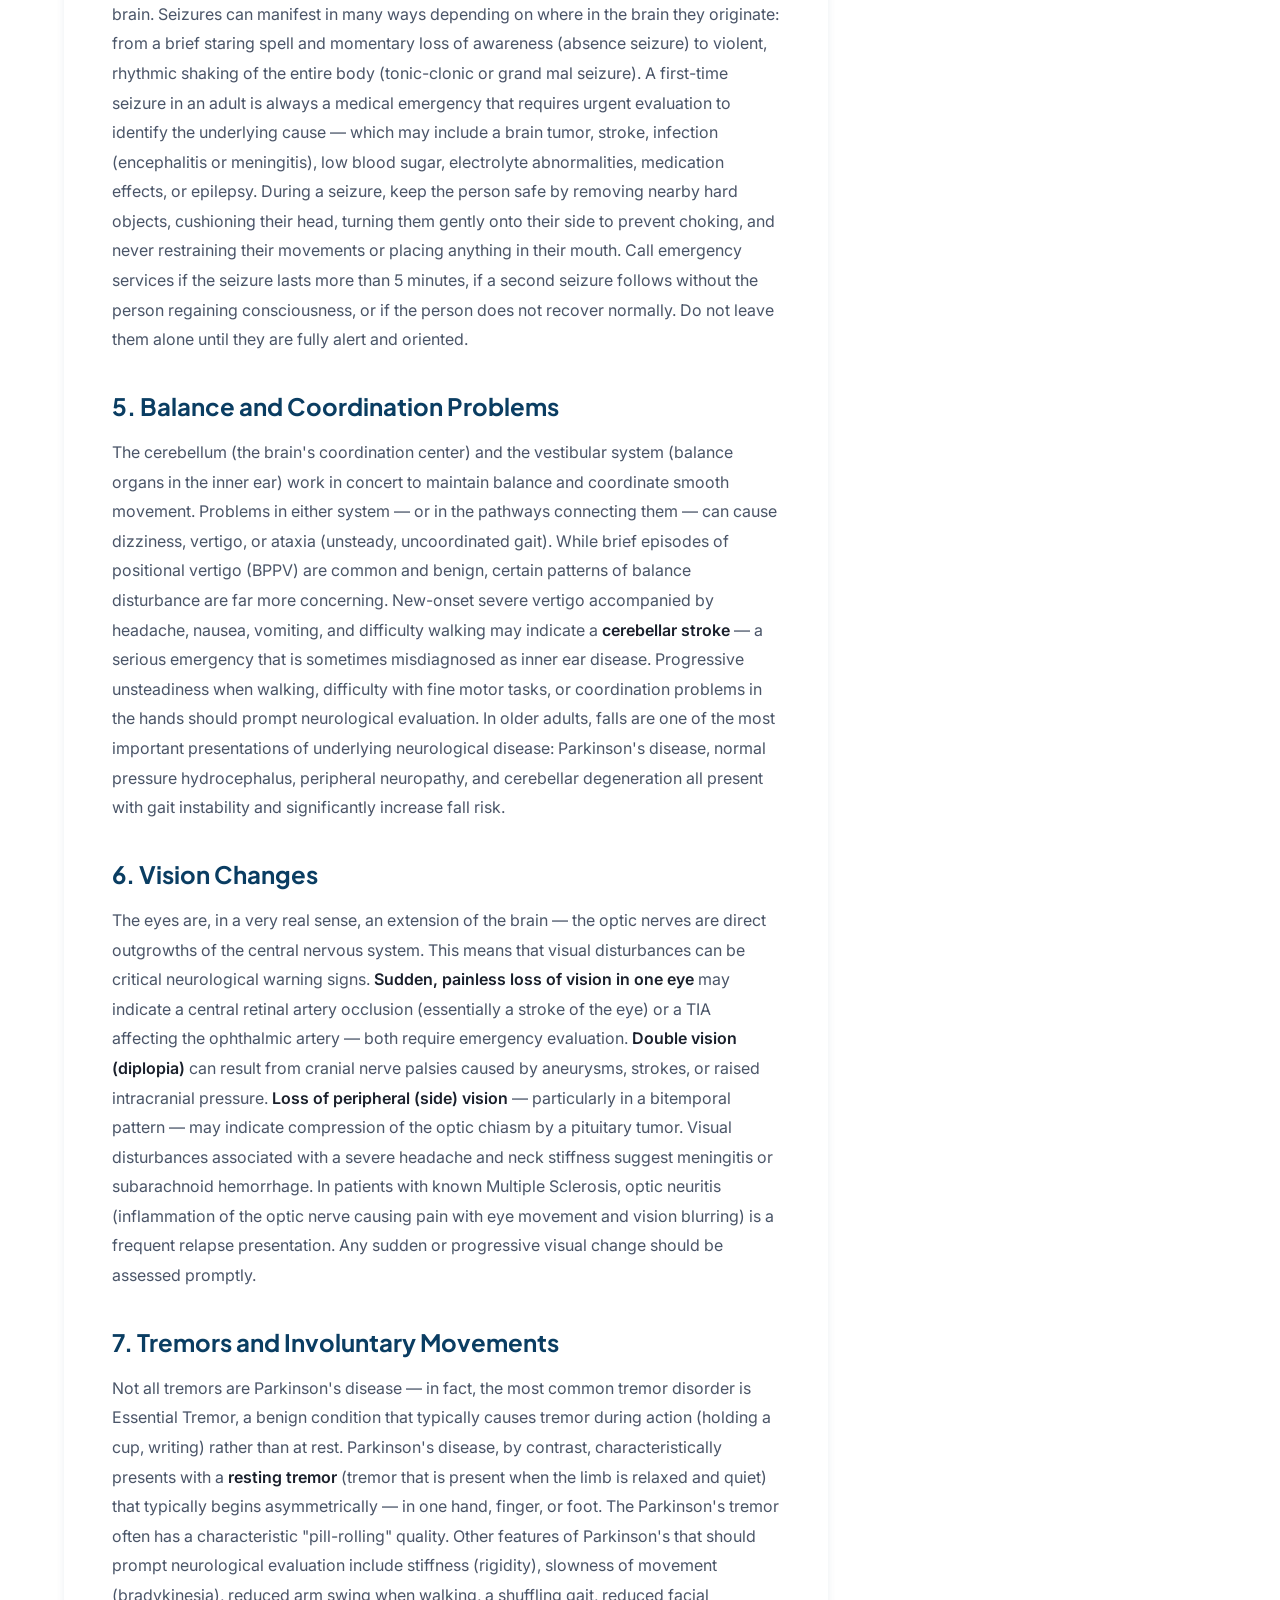
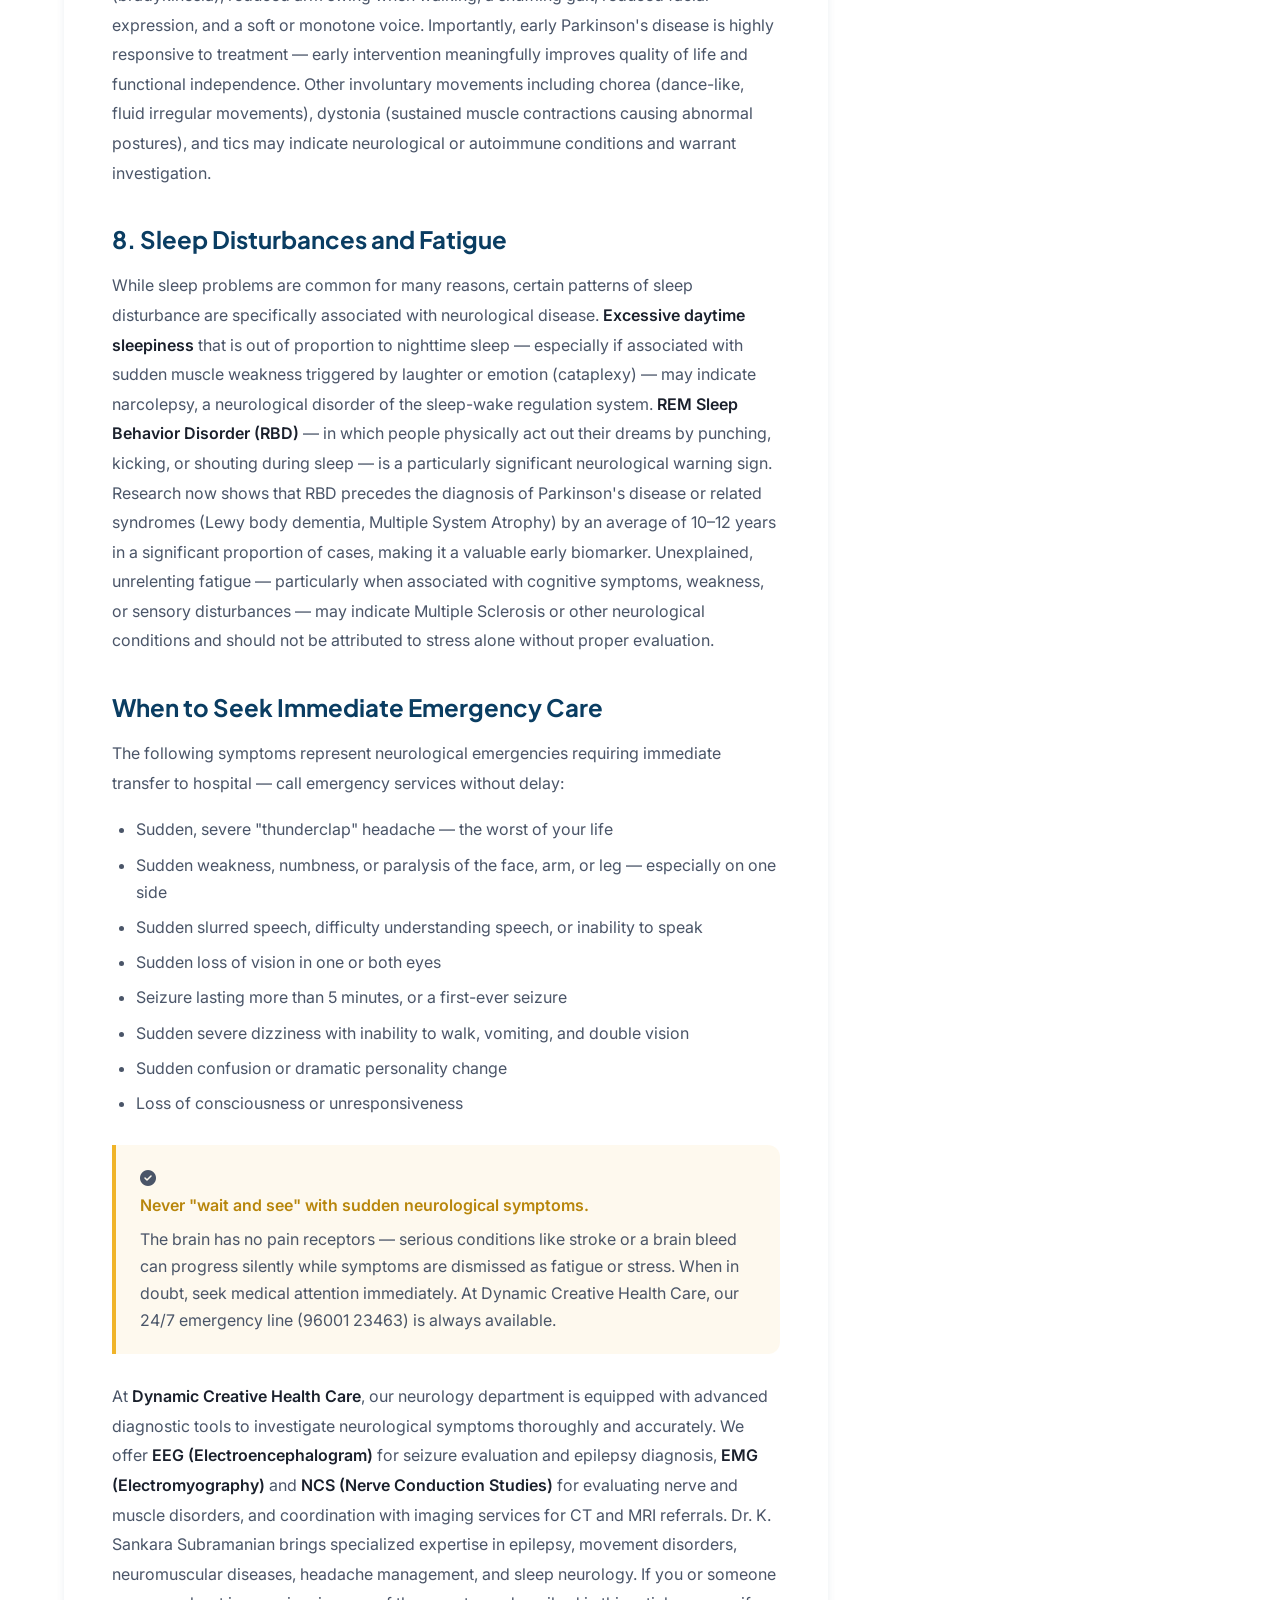
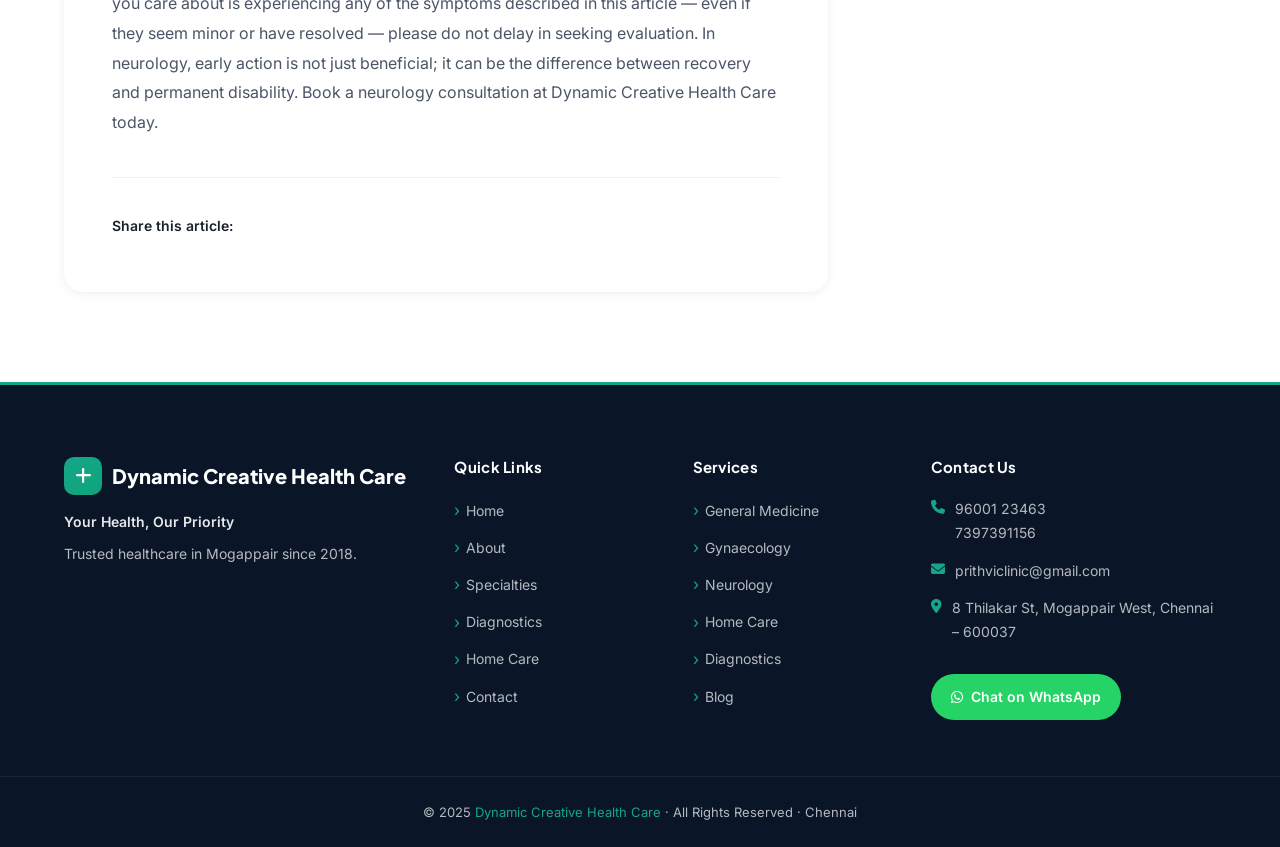
<file: blog/neurology-signs.html>
<!DOCTYPE html>
<html lang="en">
<head>
  <meta charset="UTF-8"/>
  <meta name="viewport" content="width=device-width,initial-scale=1.0"/>
  <title>Early Warning Signs of Neurological Disorders | Dynamic Creative Health Care Blog</title>
  <meta name="description" content="Learn the early warning signs of neurological disorders — from persistent headaches and memory changes to seizures and vision disturbances — and when to seek urgent care."/>
  <link rel="preconnect" href="https://fonts.googleapis.com"/>
  <link rel="preconnect" href="https://fonts.gstatic.com" crossorigin/>
  <link href="https://fonts.googleapis.com/css2?family=Plus+Jakarta+Sans:wght@400;500;600;700;800&family=Inter:wght@400;500;600&display=swap" rel="stylesheet"/>
  <link rel="stylesheet" href="https://cdnjs.cloudflare.com/ajax/libs/font-awesome/6.5.1/css/all.min.css"/>
  <link rel="stylesheet" href="../css/styles.css"/>
</head>
<body>

  <!-- Emergency Bar -->
  <div id="emergency-bar">
    <div class="container">
      <div class="emergency-text">🚨 Emergency? Call us 24/7 — <a href="tel:9600123463">96001 23463</a></div>
      <div class="social-icons">
        <a href="#" aria-label="Facebook"><i class="fab fa-facebook-f"></i></a>
        <a href="#" aria-label="Instagram"><i class="fab fa-instagram"></i></a>
        <a href="#" aria-label="YouTube"><i class="fab fa-youtube"></i></a>
      </div>
    </div>
  </div>

  <!-- Navbar -->
  <nav id="navbar">
    <div class="container">
      <a href="../index.html" class="nav-logo">
        <div class="logo-icon"><i class="fa-solid fa-plus"></i></div>
        Dynamic Creative Health Care
      </a>
      <div class="nav-links">
        <a href="../index.html">Home</a>
        <a href="../index.html#about">About</a>
        <div class="nav-dropdown">
          <button class="nav-drop-toggle">Services <i class="fa-solid fa-chevron-down fa-xs"></i></button>
          <div class="nav-drop-menu">
            <a href="../services/general-medicine.html"><i class="fa-solid fa-stethoscope"></i> General Medicine</a>
            <a href="../services/gynecology.html"><i class="fa-solid fa-venus"></i> Gynecology</a>
            <a href="../services/neurology.html"><i class="fa-solid fa-brain"></i> Neurology</a>
          </div>
        </div>
        <a href="../diagnostics.html">Diagnostics</a>
        <a href="../homecare.html">Home Care</a>
        <a href="index.html" class="active">Blog</a>
        <a href="../index.html#contact">Contact</a>
      </div>
      <a href="../index.html#appointment" class="btn btn-primary nav-cta">
        <i class="fa-regular fa-calendar-check"></i> Book Appointment
      </a>
      <button class="hamburger" id="hamburger"><span></span><span></span><span></span></button>
    </div>
  </nav>
  <div class="mobile-nav" id="mobileNav">
    <a href="../index.html" onclick="closeMobileNav()">Home</a>
    <a href="../index.html#about" onclick="closeMobileNav()">About</a>
    <div class="mobile-divider"></div>
    <a href="../services/general-medicine.html" onclick="closeMobileNav()">General Medicine</a>
    <a href="../services/gynecology.html" onclick="closeMobileNav()">Gynecology</a>
    <a href="../services/neurology.html" onclick="closeMobileNav()">Neurology</a>
    <div class="mobile-divider"></div>
    <a href="../diagnostics.html" onclick="closeMobileNav()">Diagnostics</a>
    <a href="../homecare.html" onclick="closeMobileNav()">Home Care</a>
    <a href="index.html" onclick="closeMobileNav()">Blog</a>
    <a href="../index.html#contact" onclick="closeMobileNav()">Contact</a>
    <a href="../index.html#appointment" class="btn btn-primary mobile-nav-cta" onclick="closeMobileNav()">Book Appointment</a>
  </div>

  <!-- Page Hero -->
  <section class="page-hero">
    <div class="container">
      <div class="page-hero-badge"><i class="fa-solid fa-brain"></i> Neurology</div>
      <h1>Early Warning Signs of Neurological Disorders You Should Never Ignore</h1>
      <div class="blog-hero-meta">
        <span><i class="fa-regular fa-calendar"></i> Feb 28, 2025</span>
        <span><i class="fa-regular fa-clock"></i> 6 min read</span>
        <span><i class="fa-solid fa-user-doctor"></i> By Dr. K. Sankara Subramanian</span>
      </div>
      <nav class="breadcrumb" aria-label="Breadcrumb">
        <a href="../index.html">Home</a>
        <i class="fa-solid fa-chevron-right fa-xs"></i>
        <a href="index.html">Blog</a>
        <i class="fa-solid fa-chevron-right fa-xs"></i>
        <span>Neurology</span>
      </nav>
    </div>
  </section>

  <!-- Blog Post Layout -->
  <section class="section-pad" style="background:#fff;">
    <div class="container">
      <div class="blog-post-layout">

        <!-- Article -->
        <article class="blog-article reveal">

          <!-- Article Meta -->
          <div class="article-meta-bar">
            <div class="article-meta-info">
              <div class="article-author-avatar"><i class="fa-solid fa-user-doctor"></i></div>
              <div>
                <strong>Dr. K. Sankara Subramanian</strong>
                <span>Consultant Neurologist · Feb 28, 2025</span>
              </div>
            </div>
            <span class="blog-cat-badge" style="background:rgba(10,61,98,0.1);color:#0A3D62;">Neurology</span>
          </div>

          <!-- Intro -->
          <p>The nervous system — the brain, spinal cord, and the vast network of peripheral nerves extending throughout the body — is the most sophisticated biological system ever to exist. It governs every thought, movement, sensation, emotion, and involuntary function that keeps you alive. When something goes wrong in this system, the consequences can range from subtly disruptive to immediately life-threatening. What makes neurological conditions particularly challenging is that many begin with symptoms so gradual or so easily rationalized that patients dismiss them for months or years before seeking care. Early detection is transformative in neurology: the difference between catching a stroke in its first hours versus the next day, or identifying early Parkinson's disease versus late-stage disease, is enormous in terms of treatment options and outcomes. Here are the eight most important neurological warning signs you should never ignore.</p>

          <h2>1. Persistent or Severe Headaches</h2>
          <p>Headaches are the most common neurological complaint, and the vast majority are benign — tension headaches, migraines, or headaches driven by stress, poor posture, or dehydration. However, certain headache characteristics are serious red flags that demand immediate evaluation. The most alarming is the <strong>"thunderclap headache"</strong> — a headache that reaches maximum severity within 60 seconds and is often described as "the worst headache of my life." This pattern is the classic warning sign of a subarachnoid hemorrhage (bleeding around the brain from a ruptured aneurysm) and is a medical emergency requiring urgent CT scan. Other concerning headache patterns include: a headache that is progressively worsening over days to weeks (suggesting rising intracranial pressure from a tumor or hydrocephalus); a headache accompanied by fever, neck stiffness, and light sensitivity (classic signs of meningitis); a headache associated with new visual changes, neurological symptoms, or confusion; and new headaches in someone over 50, especially if they've never had headaches before. Chronic migraines require proper neurological assessment and a structured management plan — not just repeated over-the-counter pain relievers, which can paradoxically cause medication-overuse headache.</p>

          <h2>2. Memory Loss or Cognitive Decline</h2>
          <p>It is entirely normal to occasionally forget where you placed your keys or to take a moment to retrieve a name you know well. Age-related mild cognitive slowing is a physiological reality. What is not normal — and deserves prompt evaluation — is memory impairment that interferes with daily functioning, affects work, disrupts relationships, or represents a noticeable decline from a previous baseline. Early Alzheimer's disease typically presents with <strong>episodic memory impairment</strong>: forgetting recent conversations, repeatedly asking the same questions, missing appointments, and difficulty learning new information. The person affected may compensate well initially, making the decline less obvious to casual observers. Other warning signs of significant cognitive decline include: getting lost in familiar environments, difficulty managing finances or following a recipe that was previously effortless, changes in personality or social behavior, and difficulty finding words mid-conversation (word-finding problems). Conditions causing reversible cognitive impairment — including thyroid dysfunction, vitamin B12 deficiency, depression, medications, and sleep apnea — must be excluded before concluding a degenerative cause. This is why early evaluation is so important: not all cognitive decline is Alzheimer's, and some causes are entirely treatable.</p>

          <h2>3. Unexplained Weakness or Numbness</h2>
          <p>Sudden weakness or numbness affecting one side of the body — one arm, one leg, one side of the face, or any combination — is a classic and urgent warning sign of stroke or transient ischemic attack (TIA). A TIA, sometimes called a "mini-stroke," causes the same symptoms as a stroke but resolves within minutes to hours because the blood flow blockage is temporary. TIAs must be treated as emergencies because approximately 10–15% of TIA patients will have a full stroke within 3 months if untreated — with half of those occurring within 48 hours. Time is critically important in stroke management. The acronym <strong>FAST</strong> was developed to help the public recognize stroke symptoms quickly.</p>

          <div class="blog-callout">
            <div class="blog-callout-title"><i class="fa-solid fa-triangle-exclamation"></i> Remember FAST for Stroke</div>
            <p><strong>F — Face:</strong> Ask the person to smile. Does one side of the face droop?<br/>
            <strong>A — Arms:</strong> Ask them to raise both arms. Does one arm drift downward?<br/>
            <strong>S — Speech:</strong> Ask them to repeat a simple phrase. Is their speech slurred, strange, or absent?<br/>
            <strong>T — Time:</strong> If you see ANY of these signs, call emergency services immediately. In stroke, every minute lost is brain tissue lost. Clot-dissolving treatment (thrombolysis) is most effective within the first 4.5 hours of symptom onset.</p>
          </div>

          <p>Persistent numbness or weakness not following a stroke pattern may indicate nerve compression (such as a herniated disc), peripheral neuropathy (damage to peripheral nerves, commonly from diabetes), or demyelinating diseases like Multiple Sclerosis (MS). All merit neurological evaluation.</p>

          <h2>4. Seizures</h2>
          <p>A seizure is an episode of abnormal, excessive, or synchronous electrical activity in the brain. Seizures can manifest in many ways depending on where in the brain they originate: from a brief staring spell and momentary loss of awareness (absence seizure) to violent, rhythmic shaking of the entire body (tonic-clonic or grand mal seizure). A first-time seizure in an adult is always a medical emergency that requires urgent evaluation to identify the underlying cause — which may include a brain tumor, stroke, infection (encephalitis or meningitis), low blood sugar, electrolyte abnormalities, medication effects, or epilepsy. During a seizure, keep the person safe by removing nearby hard objects, cushioning their head, turning them gently onto their side to prevent choking, and never restraining their movements or placing anything in their mouth. Call emergency services if the seizure lasts more than 5 minutes, if a second seizure follows without the person regaining consciousness, or if the person does not recover normally. Do not leave them alone until they are fully alert and oriented.</p>

          <h2>5. Balance and Coordination Problems</h2>
          <p>The cerebellum (the brain's coordination center) and the vestibular system (balance organs in the inner ear) work in concert to maintain balance and coordinate smooth movement. Problems in either system — or in the pathways connecting them — can cause dizziness, vertigo, or ataxia (unsteady, uncoordinated gait). While brief episodes of positional vertigo (BPPV) are common and benign, certain patterns of balance disturbance are far more concerning. New-onset severe vertigo accompanied by headache, nausea, vomiting, and difficulty walking may indicate a <strong>cerebellar stroke</strong> — a serious emergency that is sometimes misdiagnosed as inner ear disease. Progressive unsteadiness when walking, difficulty with fine motor tasks, or coordination problems in the hands should prompt neurological evaluation. In older adults, falls are one of the most important presentations of underlying neurological disease: Parkinson's disease, normal pressure hydrocephalus, peripheral neuropathy, and cerebellar degeneration all present with gait instability and significantly increase fall risk.</p>

          <h2>6. Vision Changes</h2>
          <p>The eyes are, in a very real sense, an extension of the brain — the optic nerves are direct outgrowths of the central nervous system. This means that visual disturbances can be critical neurological warning signs. <strong>Sudden, painless loss of vision in one eye</strong> may indicate a central retinal artery occlusion (essentially a stroke of the eye) or a TIA affecting the ophthalmic artery — both require emergency evaluation. <strong>Double vision (diplopia)</strong> can result from cranial nerve palsies caused by aneurysms, strokes, or raised intracranial pressure. <strong>Loss of peripheral (side) vision</strong> — particularly in a bitemporal pattern — may indicate compression of the optic chiasm by a pituitary tumor. Visual disturbances associated with a severe headache and neck stiffness suggest meningitis or subarachnoid hemorrhage. In patients with known Multiple Sclerosis, optic neuritis (inflammation of the optic nerve causing pain with eye movement and vision blurring) is a frequent relapse presentation. Any sudden or progressive visual change should be assessed promptly.</p>

          <h2>7. Tremors and Involuntary Movements</h2>
          <p>Not all tremors are Parkinson's disease — in fact, the most common tremor disorder is Essential Tremor, a benign condition that typically causes tremor during action (holding a cup, writing) rather than at rest. Parkinson's disease, by contrast, characteristically presents with a <strong>resting tremor</strong> (tremor that is present when the limb is relaxed and quiet) that typically begins asymmetrically — in one hand, finger, or foot. The Parkinson's tremor often has a characteristic "pill-rolling" quality. Other features of Parkinson's that should prompt neurological evaluation include stiffness (rigidity), slowness of movement (bradykinesia), reduced arm swing when walking, a shuffling gait, reduced facial expression, and a soft or monotone voice. Importantly, early Parkinson's disease is highly responsive to treatment — early intervention meaningfully improves quality of life and functional independence. Other involuntary movements including chorea (dance-like, fluid irregular movements), dystonia (sustained muscle contractions causing abnormal postures), and tics may indicate neurological or autoimmune conditions and warrant investigation.</p>

          <h2>8. Sleep Disturbances and Fatigue</h2>
          <p>While sleep problems are common for many reasons, certain patterns of sleep disturbance are specifically associated with neurological disease. <strong>Excessive daytime sleepiness</strong> that is out of proportion to nighttime sleep — especially if associated with sudden muscle weakness triggered by laughter or emotion (cataplexy) — may indicate narcolepsy, a neurological disorder of the sleep-wake regulation system. <strong>REM Sleep Behavior Disorder (RBD)</strong> — in which people physically act out their dreams by punching, kicking, or shouting during sleep — is a particularly significant neurological warning sign. Research now shows that RBD precedes the diagnosis of Parkinson's disease or related syndromes (Lewy body dementia, Multiple System Atrophy) by an average of 10–12 years in a significant proportion of cases, making it a valuable early biomarker. Unexplained, unrelenting fatigue — particularly when associated with cognitive symptoms, weakness, or sensory disturbances — may indicate Multiple Sclerosis or other neurological conditions and should not be attributed to stress alone without proper evaluation.</p>

          <h2>When to Seek Immediate Emergency Care</h2>
          <p>The following symptoms represent neurological emergencies requiring immediate transfer to hospital — call emergency services without delay:</p>
          <ul>
            <li>Sudden, severe "thunderclap" headache — the worst of your life</li>
            <li>Sudden weakness, numbness, or paralysis of the face, arm, or leg — especially on one side</li>
            <li>Sudden slurred speech, difficulty understanding speech, or inability to speak</li>
            <li>Sudden loss of vision in one or both eyes</li>
            <li>Seizure lasting more than 5 minutes, or a first-ever seizure</li>
            <li>Sudden severe dizziness with inability to walk, vomiting, and double vision</li>
            <li>Sudden confusion or dramatic personality change</li>
            <li>Loss of consciousness or unresponsiveness</li>
          </ul>

          <div class="blog-tip">
            <i class="fa-solid fa-circle-check"></i>
            <div><strong>Never "wait and see" with sudden neurological symptoms.</strong> The brain has no pain receptors — serious conditions like stroke or a brain bleed can progress silently while symptoms are dismissed as fatigue or stress. When in doubt, seek medical attention immediately. At Dynamic Creative Health Care, our 24/7 emergency line (<a href="tel:9600123463">96001 23463</a>) is always available.</div>
          </div>

          <p>At <strong>Dynamic Creative Health Care</strong>, our neurology department is equipped with advanced diagnostic tools to investigate neurological symptoms thoroughly and accurately. We offer <strong>EEG (Electroencephalogram)</strong> for seizure evaluation and epilepsy diagnosis, <strong>EMG (Electromyography)</strong> and <strong>NCS (Nerve Conduction Studies)</strong> for evaluating nerve and muscle disorders, and coordination with imaging services for CT and MRI referrals. Dr. K. Sankara Subramanian brings specialized expertise in epilepsy, movement disorders, neuromuscular diseases, headache management, and sleep neurology. If you or someone you care about is experiencing any of the symptoms described in this article — even if they seem minor or have resolved — please do not delay in seeking evaluation. In neurology, early action is not just beneficial; it can be the difference between recovery and permanent disability. <a href="../index.html#appointment">Book a neurology consultation at Dynamic Creative Health Care today.</a></p>

          <!-- Share Buttons -->
          <div class="blog-share">
            <span>Share this article:</span>
            <a href="https://wa.me/?text=Early%20Warning%20Signs%20of%20Neurological%20Disorders%20-%20Prithvi%20Clinic%20Blog" target="_blank" rel="noopener" class="share-btn share-wa" aria-label="Share on WhatsApp"><i class="fab fa-whatsapp"></i> WhatsApp</a>
            <a href="https://www.facebook.com/sharer/sharer.php?u=" target="_blank" rel="noopener" class="share-btn share-fb" aria-label="Share on Facebook"><i class="fab fa-facebook-f"></i> Facebook</a>
            <a href="https://twitter.com/intent/tweet?text=Early%20Warning%20Signs%20of%20Neurological%20Disorders%20-%20Prithvi%20Clinic" target="_blank" rel="noopener" class="share-btn share-tw" aria-label="Share on Twitter"><i class="fab fa-x-twitter"></i> Twitter</a>
          </div>

        </article>

        <!-- Sidebar -->
        <aside class="blog-sidebar">
          <div class="sidebar-card">
            <h4>Related Posts</h4>
            <div class="related-post">
              <div class="rp-icon" style="background:rgba(10,61,98,0.08);">🧠</div>
              <div class="rp-text">
                <a href="neurology-signs.html">Early Signs of Neurological Disorders</a>
                <span>Neurology</span>
              </div>
            </div>
            <div class="related-post">
              <div class="rp-icon" style="background:rgba(23,165,137,0.08);">❤️</div>
              <div class="rp-text">
                <a href="blood-pressure.html">Managing High Blood Pressure</a>
                <span>General Health</span>
              </div>
            </div>
            <div class="related-post">
              <div class="rp-icon" style="background:rgba(240,180,41,0.08);">🌿</div>
              <div class="rp-text">
                <a href="immunity.html">Boost Your Immunity Naturally</a>
                <span>General Health</span>
              </div>
            </div>
            <div class="related-post">
              <div class="rp-icon" style="background:rgba(10,61,98,0.08);">🩺</div>
              <div class="rp-text">
                <a href="health-checkups.html">Why Regular Checkups Save Lives</a>
                <span>Preventive Care</span>
              </div>
            </div>
          </div>
          <div class="sidebar-cta-card">
            <h4 style="color:white;border-bottom:2px solid rgba(255,255,255,0.3);padding-bottom:10px;margin-bottom:14px;">Need Medical Advice?</h4>
            <p>Our doctors are ready to help. Book an appointment today.</p>
            <a href="../index.html#appointment" class="btn btn-white btn-sm btn-full">Book Appointment</a>
            <a href="tel:9600123463" class="btn btn-sm btn-full" style="margin-top:10px;background:rgba(255,255,255,0.15);color:white;border-radius:50px;justify-content:center;">
              <i class="fa-solid fa-phone"></i> 96001 23463
            </a>
          </div>
          <div class="sidebar-card">
            <h4>Categories</h4>
            <div class="tag-list">
              <a href="index.html?cat=sleep" class="tag">Sleep Health</a>
              <a href="index.html?cat=general" class="tag">General Health</a>
              <a href="index.html?cat=neurology" class="tag">Neurology</a>
              <a href="index.html?cat=preventive" class="tag">Preventive Care</a>
            </div>
          </div>
        </aside>

      </div><!-- /.blog-post-layout -->
    </div><!-- /.container -->
  </section>

  <!-- Footer -->
  <footer id="footer">
    <div class="container">
      <div class="footer-grid">
        <div class="footer-col">
          <div class="footer-logo"><div class="fl-icon"><i class="fa-solid fa-plus"></i></div>Dynamic Creative Health Care</div>
          <p style="margin-bottom:6px;font-weight:600;color:rgba(255,255,255,0.9);">Your Health, Our Priority</p>
          <p>Trusted healthcare in Mogappair since 2018.</p>
        </div>
        <div class="footer-col">
          <h4>Quick Links</h4>
          <nav class="footer-links">
            <a href="../index.html">Home</a>
            <a href="../index.html#about">About</a>
            <a href="../index.html#specialties">Specialties</a>
            <a href="../diagnostics.html">Diagnostics</a>
            <a href="../homecare.html">Home Care</a>
            <a href="../index.html#contact">Contact</a>
          </nav>
        </div>
        <div class="footer-col">
          <h4>Services</h4>
          <nav class="footer-links">
            <a href="../services/general-medicine.html">General Medicine</a>
            <a href="../services/gynecology.html">Gynaecology</a>
            <a href="../services/neurology.html">Neurology</a>
            <a href="../homecare.html">Home Care</a>
            <a href="../diagnostics.html">Diagnostics</a>
            <a href="index.html">Blog</a>
          </nav>
        </div>
        <div class="footer-col">
          <h4>Contact Us</h4>
          <div class="footer-contact-item"><i class="fa-solid fa-phone"></i><div><a href="tel:9600123463">96001 23463</a><br/><a href="tel:7397391156">7397391156</a></div></div>
          <div class="footer-contact-item"><i class="fa-solid fa-envelope"></i><a href="mailto:prithviclinic@gmail.com">prithviclinic@gmail.com</a></div>
          <div class="footer-contact-item"><i class="fa-solid fa-location-dot"></i><span>8 Thilakar St, Mogappair West, Chennai – 600037</span></div>
          <a href="https://wa.me/917397391156" class="footer-wa-btn" target="_blank"><i class="fab fa-whatsapp"></i> Chat on WhatsApp</a>
        </div>
      </div>
    </div>
    <div class="footer-bottom"><div class="container">© 2025 <span>Dynamic Creative Health Care</span> · All Rights Reserved · Chennai</div></div>
  </footer>

  <!-- Floating Elements -->
  <div class="float-wrap">
    <button id="scrollTop" aria-label="Scroll to top"><i class="fa-solid fa-chevron-up"></i></button>
    <div class="wa-float">
      <div class="wa-pulse"></div>
      <a href="https://wa.me/917397391156" target="_blank" rel="noopener" aria-label="WhatsApp"><i class="fab fa-whatsapp"></i></a>
      <div class="wa-tooltip">Chat with us</div>
    </div>
  </div>

  <script src="../js/main.js"></script>
</body>
</html>
</file>
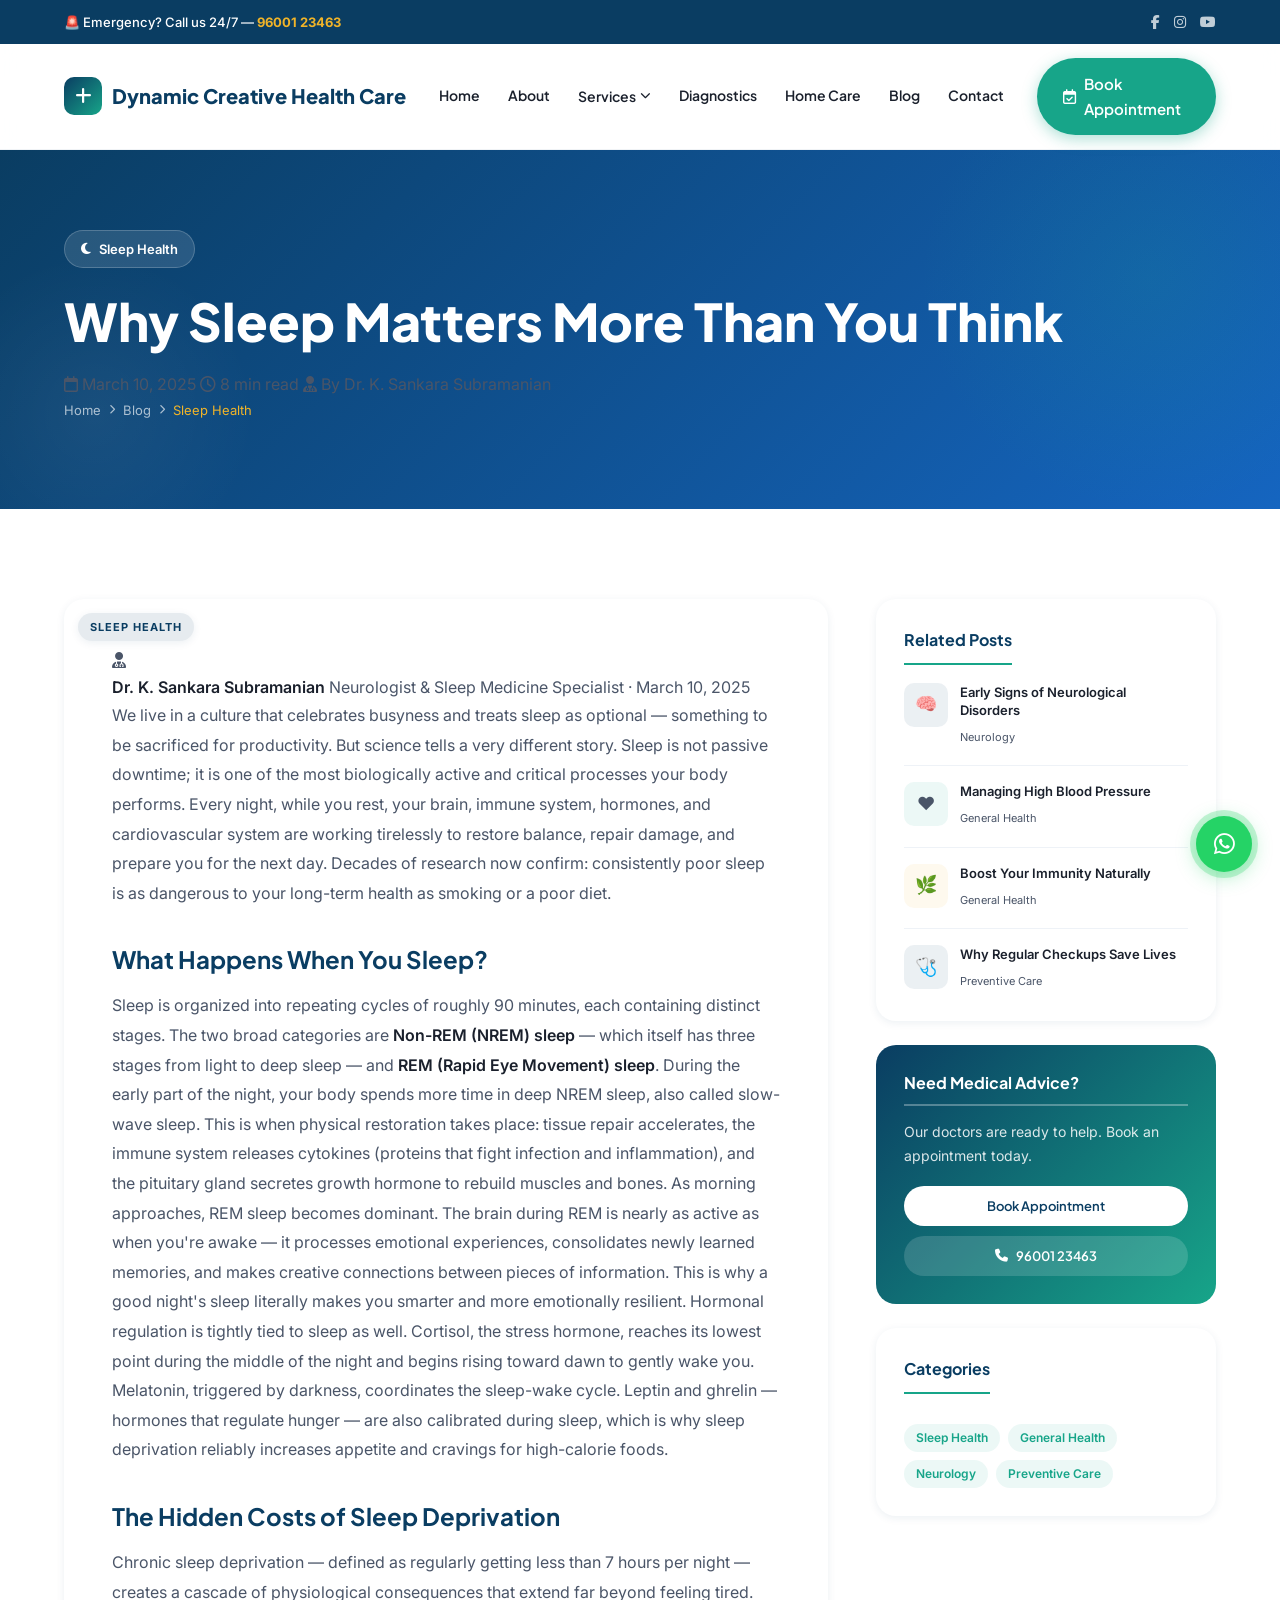
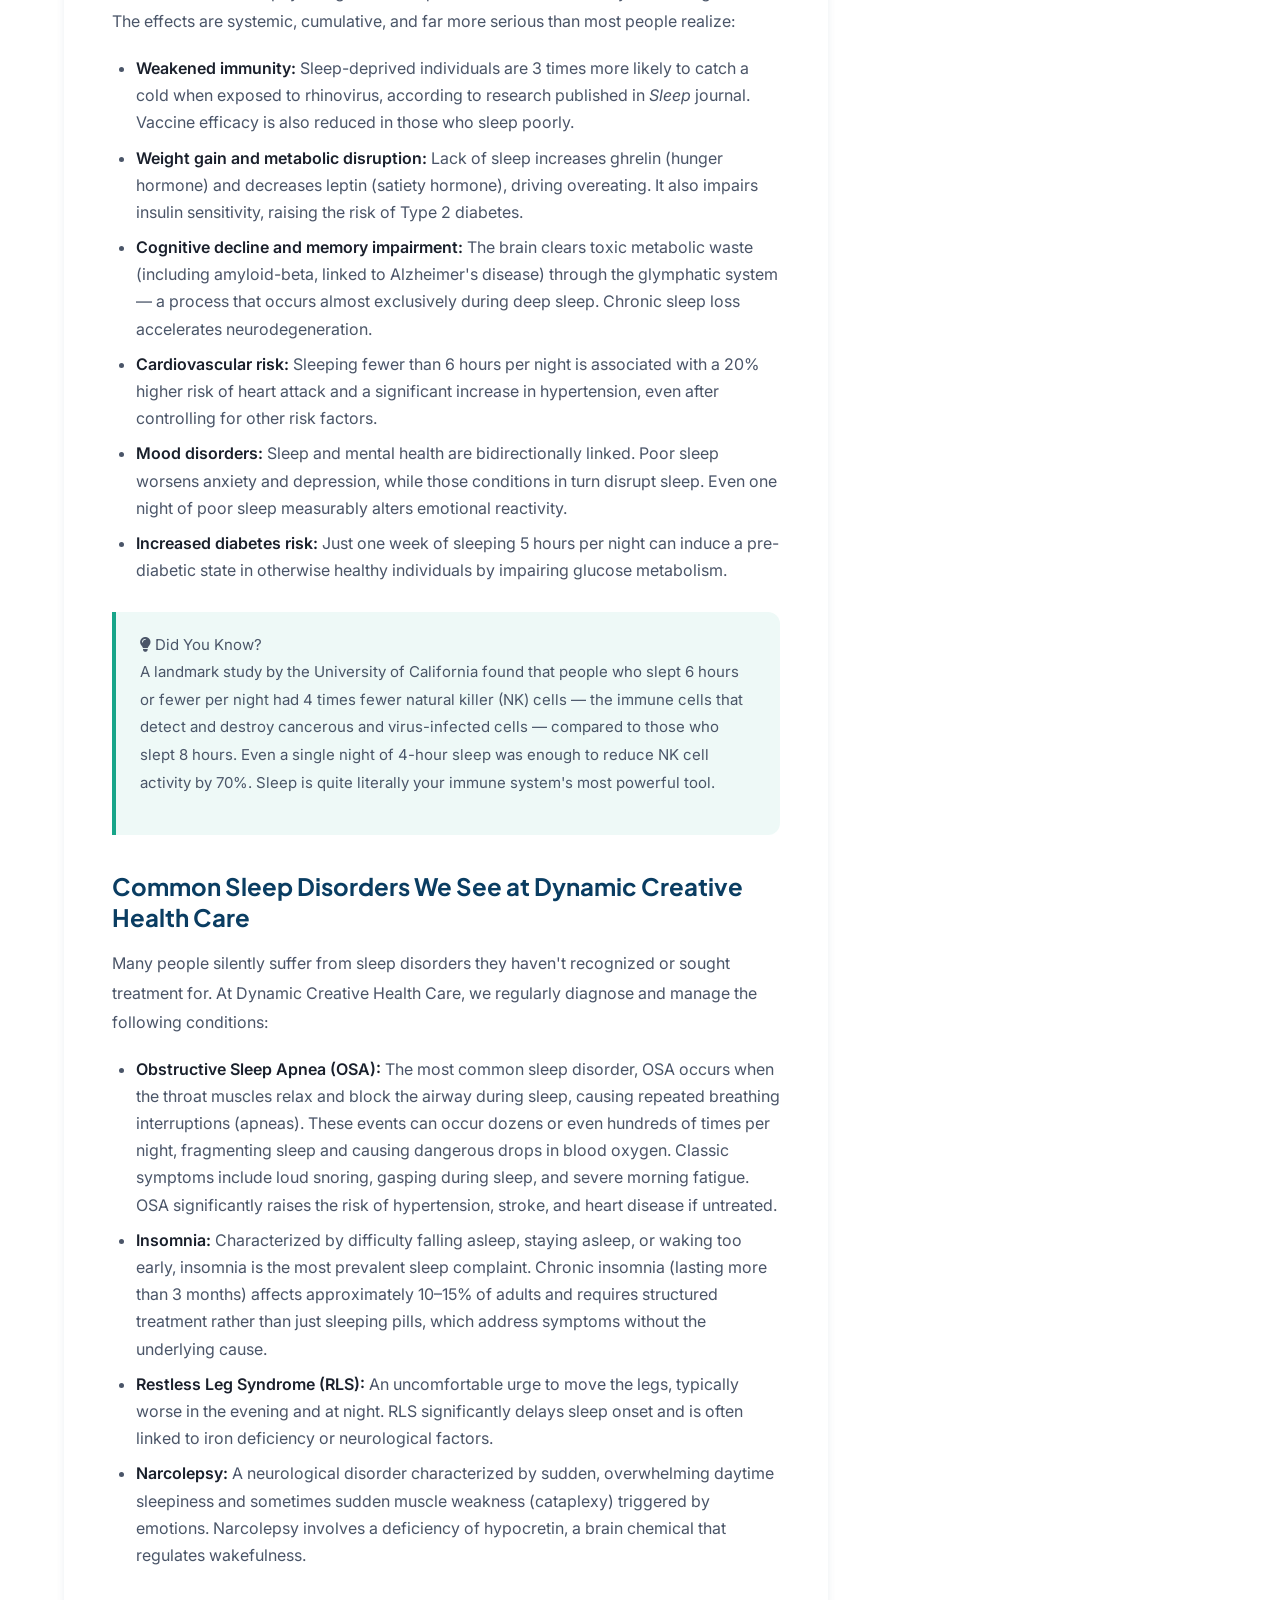
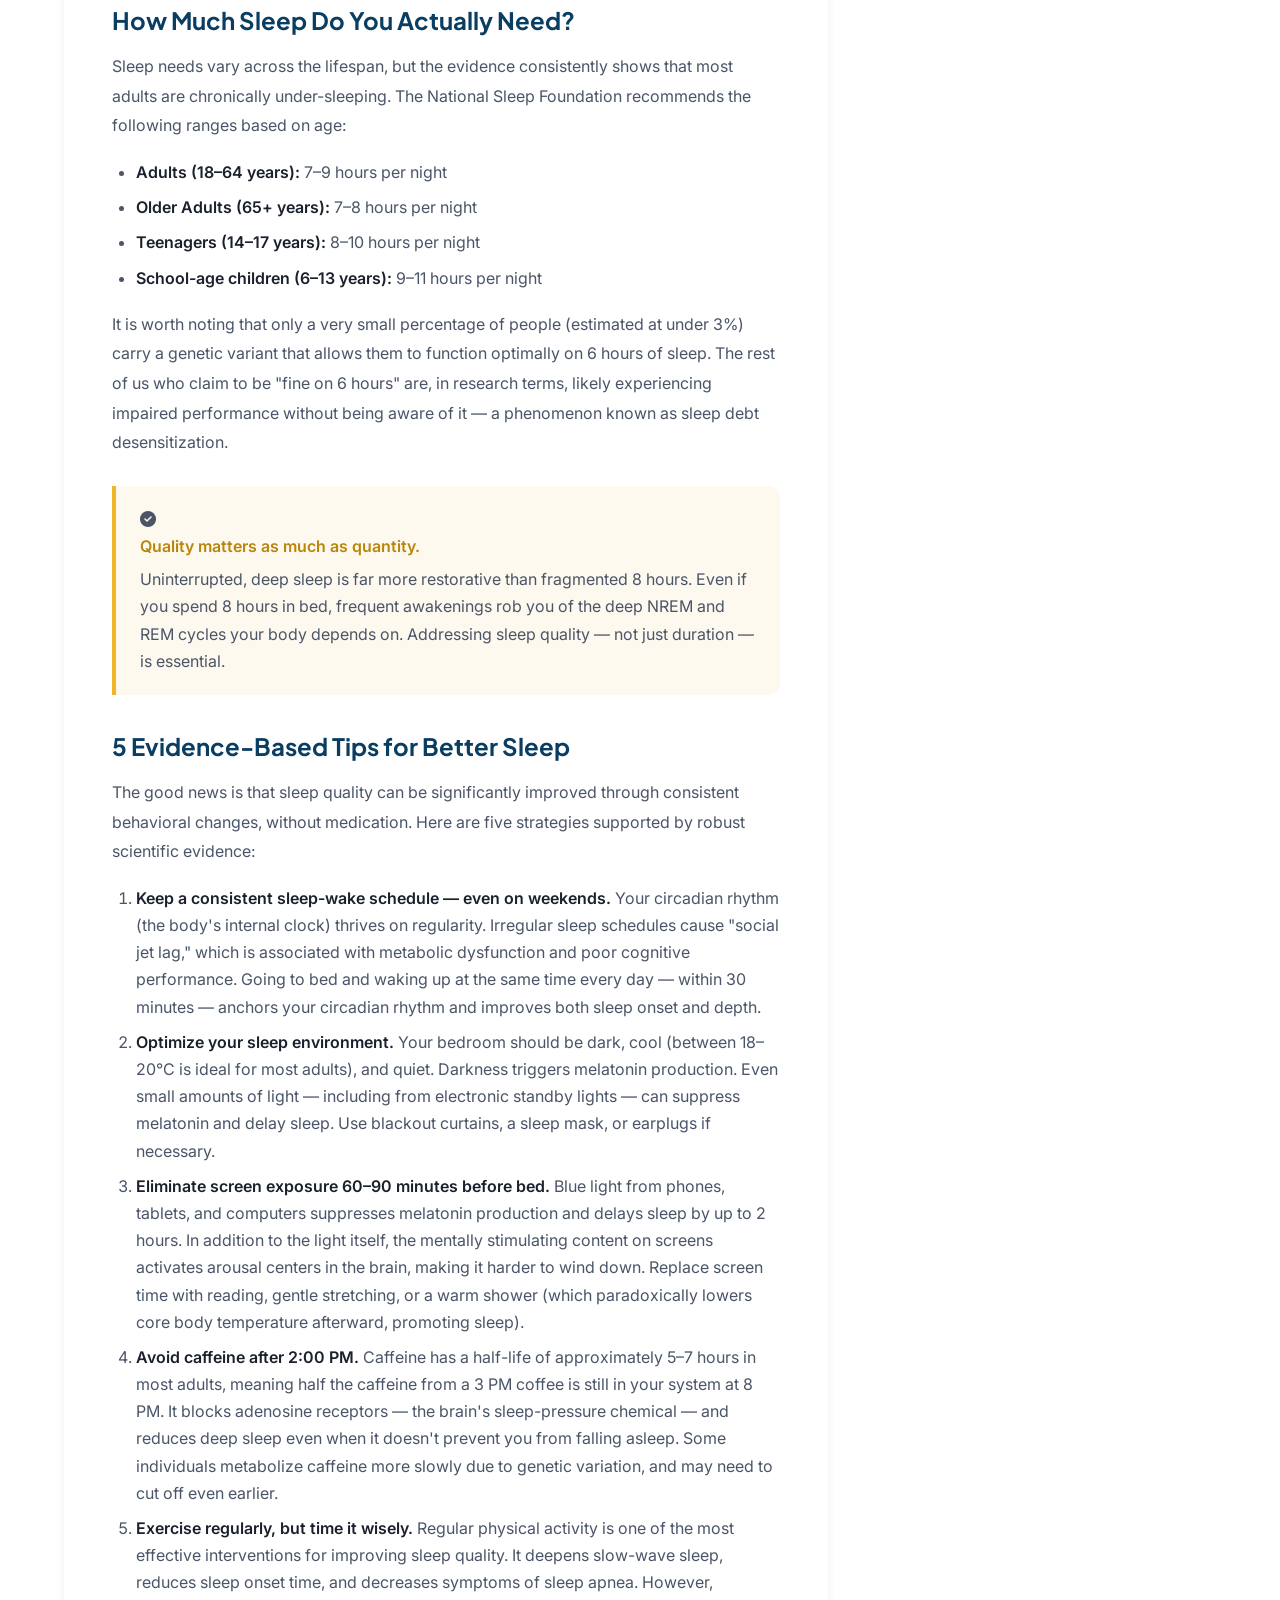
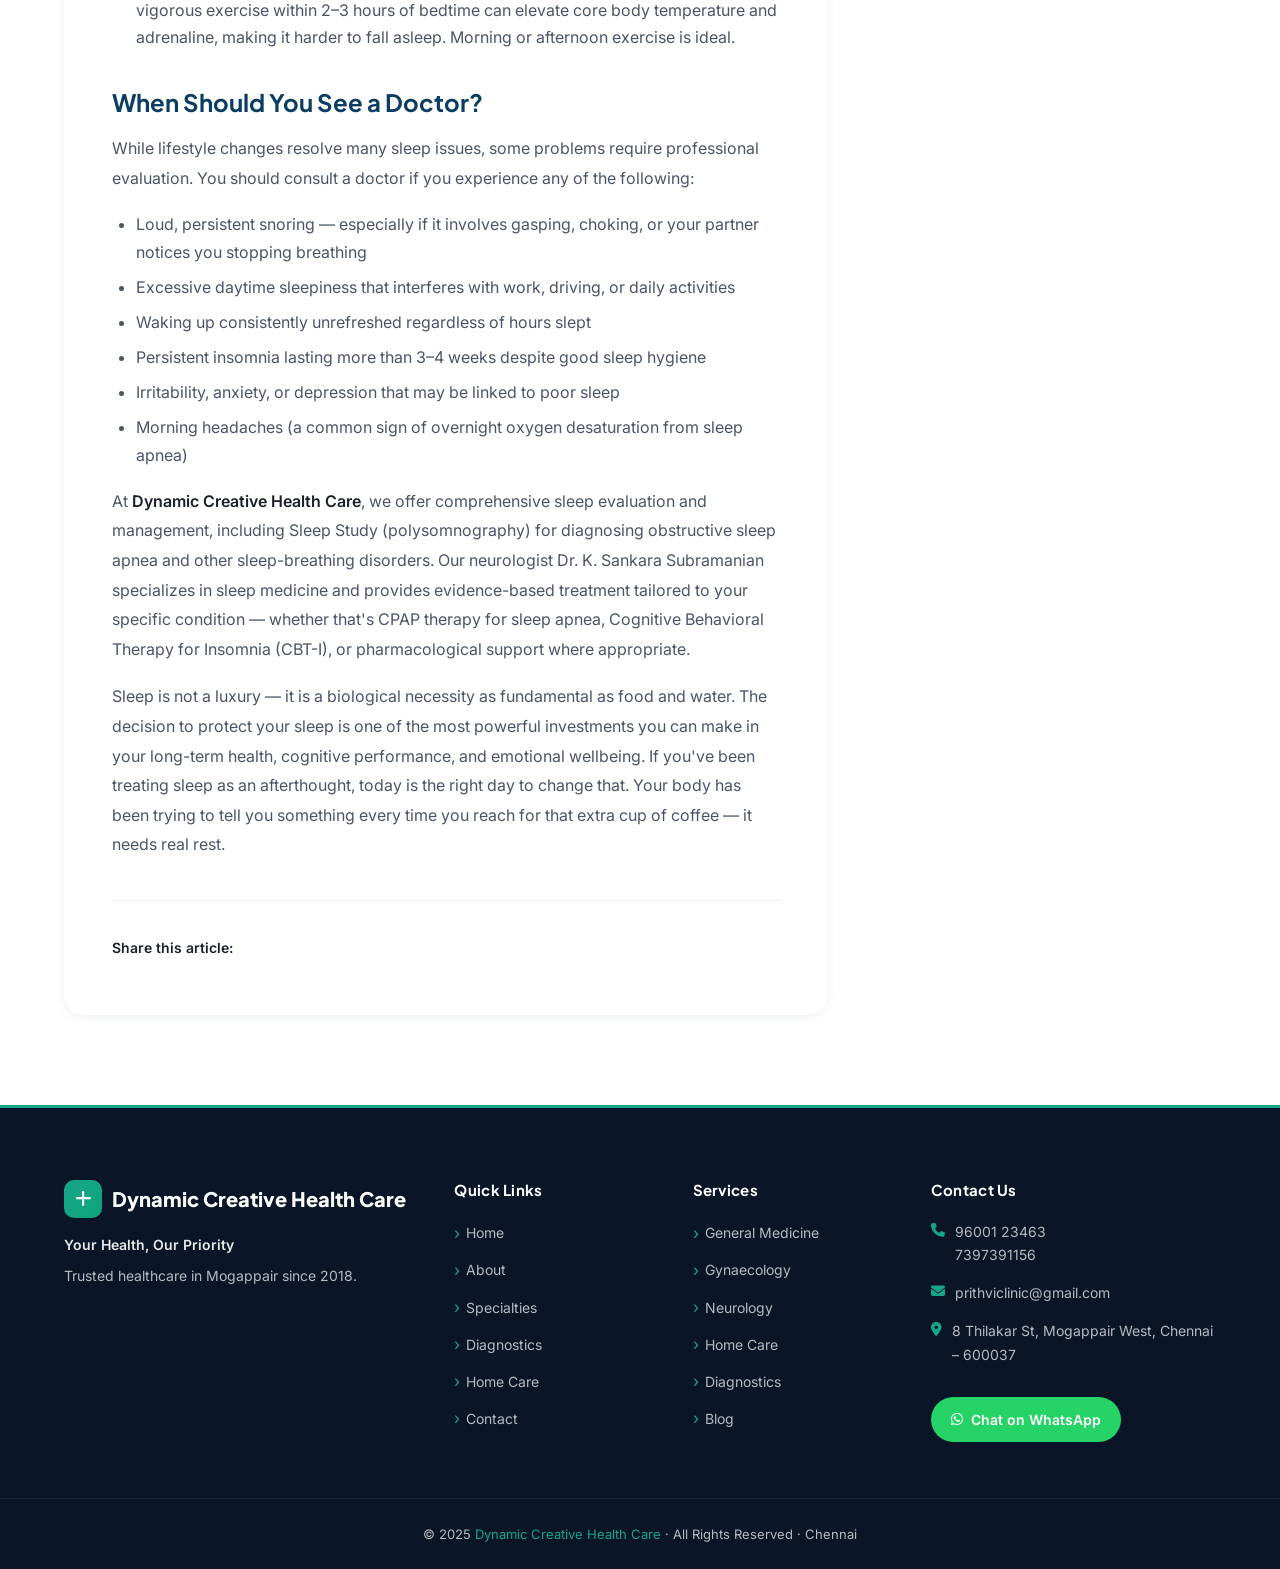
<file: blog/sleep-health.html>
<!DOCTYPE html>
<html lang="en">
<head>
  <meta charset="UTF-8"/>
  <meta name="viewport" content="width=device-width,initial-scale=1.0"/>
  <title>Why Sleep Matters More Than You Think | Dynamic Creative Health Care Blog</title>
  <meta name="description" content="Sleep is when your body heals, your brain consolidates memories, and your immune system recharges. Learn why quality sleep is non-negotiable for your health."/>
  <link rel="preconnect" href="https://fonts.googleapis.com"/>
  <link rel="preconnect" href="https://fonts.gstatic.com" crossorigin/>
  <link href="https://fonts.googleapis.com/css2?family=Plus+Jakarta+Sans:wght@400;500;600;700;800&family=Inter:wght@400;500;600&display=swap" rel="stylesheet"/>
  <link rel="stylesheet" href="https://cdnjs.cloudflare.com/ajax/libs/font-awesome/6.5.1/css/all.min.css"/>
  <link rel="stylesheet" href="../css/styles.css"/>
</head>
<body>

  <!-- Emergency Bar -->
  <div id="emergency-bar">
    <div class="container">
      <div class="emergency-text">🚨 Emergency? Call us 24/7 — <a href="tel:9600123463">96001 23463</a></div>
      <div class="social-icons">
        <a href="#" aria-label="Facebook"><i class="fab fa-facebook-f"></i></a>
        <a href="#" aria-label="Instagram"><i class="fab fa-instagram"></i></a>
        <a href="#" aria-label="YouTube"><i class="fab fa-youtube"></i></a>
      </div>
    </div>
  </div>

  <!-- Navbar -->
  <nav id="navbar">
    <div class="container">
      <a href="../index.html" class="nav-logo">
        <div class="logo-icon"><i class="fa-solid fa-plus"></i></div>
        Dynamic Creative Health Care
      </a>
      <div class="nav-links">
        <a href="../index.html">Home</a>
        <a href="../index.html#about">About</a>
        <div class="nav-dropdown">
          <button class="nav-drop-toggle">Services <i class="fa-solid fa-chevron-down fa-xs"></i></button>
          <div class="nav-drop-menu">
            <a href="../services/general-medicine.html"><i class="fa-solid fa-stethoscope"></i> General Medicine</a>
            <a href="../services/gynecology.html"><i class="fa-solid fa-venus"></i> Gynecology</a>
            <a href="../services/neurology.html"><i class="fa-solid fa-brain"></i> Neurology</a>
          </div>
        </div>
        <a href="../diagnostics.html">Diagnostics</a>
        <a href="../homecare.html">Home Care</a>
        <a href="index.html" class="active">Blog</a>
        <a href="../index.html#contact">Contact</a>
      </div>
      <a href="../index.html#appointment" class="btn btn-primary nav-cta">
        <i class="fa-regular fa-calendar-check"></i> Book Appointment
      </a>
      <button class="hamburger" id="hamburger"><span></span><span></span><span></span></button>
    </div>
  </nav>
  <div class="mobile-nav" id="mobileNav">
    <a href="../index.html" onclick="closeMobileNav()">Home</a>
    <a href="../index.html#about" onclick="closeMobileNav()">About</a>
    <div class="mobile-divider"></div>
    <a href="../services/general-medicine.html" onclick="closeMobileNav()">General Medicine</a>
    <a href="../services/gynecology.html" onclick="closeMobileNav()">Gynecology</a>
    <a href="../services/neurology.html" onclick="closeMobileNav()">Neurology</a>
    <div class="mobile-divider"></div>
    <a href="../diagnostics.html" onclick="closeMobileNav()">Diagnostics</a>
    <a href="../homecare.html" onclick="closeMobileNav()">Home Care</a>
    <a href="index.html" onclick="closeMobileNav()">Blog</a>
    <a href="../index.html#contact" onclick="closeMobileNav()">Contact</a>
    <a href="../index.html#appointment" class="btn btn-primary mobile-nav-cta" onclick="closeMobileNav()">Book Appointment</a>
  </div>

  <!-- Page Hero -->
  <section class="page-hero">
    <div class="container">
      <div class="page-hero-badge"><i class="fa-solid fa-moon"></i> Sleep Health</div>
      <h1>Why Sleep Matters More Than You Think</h1>
      <div class="blog-hero-meta">
        <span><i class="fa-regular fa-calendar"></i> March 10, 2025</span>
        <span><i class="fa-regular fa-clock"></i> 8 min read</span>
        <span><i class="fa-solid fa-user-doctor"></i> By Dr. K. Sankara Subramanian</span>
      </div>
      <nav class="breadcrumb" aria-label="Breadcrumb">
        <a href="../index.html">Home</a>
        <i class="fa-solid fa-chevron-right fa-xs"></i>
        <a href="index.html">Blog</a>
        <i class="fa-solid fa-chevron-right fa-xs"></i>
        <span>Sleep Health</span>
      </nav>
    </div>
  </section>

  <!-- Blog Post Layout -->
  <section class="section-pad" style="background:#fff;">
    <div class="container">
      <div class="blog-post-layout">

        <!-- Article -->
        <article class="blog-article reveal">

          <!-- Article Meta -->
          <div class="article-meta-bar">
            <div class="article-meta-info">
              <div class="article-author-avatar"><i class="fa-solid fa-user-doctor"></i></div>
              <div>
                <strong>Dr. K. Sankara Subramanian</strong>
                <span>Neurologist &amp; Sleep Medicine Specialist · March 10, 2025</span>
              </div>
            </div>
            <span class="blog-cat-badge" style="background:rgba(10,61,98,0.1);color:#0A3D62;">Sleep Health</span>
          </div>

          <!-- Intro -->
          <p>We live in a culture that celebrates busyness and treats sleep as optional — something to be sacrificed for productivity. But science tells a very different story. Sleep is not passive downtime; it is one of the most biologically active and critical processes your body performs. Every night, while you rest, your brain, immune system, hormones, and cardiovascular system are working tirelessly to restore balance, repair damage, and prepare you for the next day. Decades of research now confirm: consistently poor sleep is as dangerous to your long-term health as smoking or a poor diet.</p>

          <h2>What Happens When You Sleep?</h2>
          <p>Sleep is organized into repeating cycles of roughly 90 minutes, each containing distinct stages. The two broad categories are <strong>Non-REM (NREM) sleep</strong> — which itself has three stages from light to deep sleep — and <strong>REM (Rapid Eye Movement) sleep</strong>. During the early part of the night, your body spends more time in deep NREM sleep, also called slow-wave sleep. This is when physical restoration takes place: tissue repair accelerates, the immune system releases cytokines (proteins that fight infection and inflammation), and the pituitary gland secretes growth hormone to rebuild muscles and bones. As morning approaches, REM sleep becomes dominant. The brain during REM is nearly as active as when you're awake — it processes emotional experiences, consolidates newly learned memories, and makes creative connections between pieces of information. This is why a good night's sleep literally makes you smarter and more emotionally resilient. Hormonal regulation is tightly tied to sleep as well. Cortisol, the stress hormone, reaches its lowest point during the middle of the night and begins rising toward dawn to gently wake you. Melatonin, triggered by darkness, coordinates the sleep-wake cycle. Leptin and ghrelin — hormones that regulate hunger — are also calibrated during sleep, which is why sleep deprivation reliably increases appetite and cravings for high-calorie foods.</p>

          <h2>The Hidden Costs of Sleep Deprivation</h2>
          <p>Chronic sleep deprivation — defined as regularly getting less than 7 hours per night — creates a cascade of physiological consequences that extend far beyond feeling tired. The effects are systemic, cumulative, and far more serious than most people realize:</p>
          <ul>
            <li><strong>Weakened immunity:</strong> Sleep-deprived individuals are 3 times more likely to catch a cold when exposed to rhinovirus, according to research published in <em>Sleep</em> journal. Vaccine efficacy is also reduced in those who sleep poorly.</li>
            <li><strong>Weight gain and metabolic disruption:</strong> Lack of sleep increases ghrelin (hunger hormone) and decreases leptin (satiety hormone), driving overeating. It also impairs insulin sensitivity, raising the risk of Type 2 diabetes.</li>
            <li><strong>Cognitive decline and memory impairment:</strong> The brain clears toxic metabolic waste (including amyloid-beta, linked to Alzheimer's disease) through the glymphatic system — a process that occurs almost exclusively during deep sleep. Chronic sleep loss accelerates neurodegeneration.</li>
            <li><strong>Cardiovascular risk:</strong> Sleeping fewer than 6 hours per night is associated with a 20% higher risk of heart attack and a significant increase in hypertension, even after controlling for other risk factors.</li>
            <li><strong>Mood disorders:</strong> Sleep and mental health are bidirectionally linked. Poor sleep worsens anxiety and depression, while those conditions in turn disrupt sleep. Even one night of poor sleep measurably alters emotional reactivity.</li>
            <li><strong>Increased diabetes risk:</strong> Just one week of sleeping 5 hours per night can induce a pre-diabetic state in otherwise healthy individuals by impairing glucose metabolism.</li>
          </ul>

          <div class="blog-callout">
            <div class="blog-callout-title"><i class="fa-solid fa-lightbulb"></i> Did You Know?</div>
            <p>A landmark study by the University of California found that people who slept 6 hours or fewer per night had 4 times fewer natural killer (NK) cells — the immune cells that detect and destroy cancerous and virus-infected cells — compared to those who slept 8 hours. Even a single night of 4-hour sleep was enough to reduce NK cell activity by 70%. Sleep is quite literally your immune system's most powerful tool.</p>
          </div>

          <h2>Common Sleep Disorders We See at Dynamic Creative Health Care</h2>
          <p>Many people silently suffer from sleep disorders they haven't recognized or sought treatment for. At Dynamic Creative Health Care, we regularly diagnose and manage the following conditions:</p>
          <ul>
            <li><strong>Obstructive Sleep Apnea (OSA):</strong> The most common sleep disorder, OSA occurs when the throat muscles relax and block the airway during sleep, causing repeated breathing interruptions (apneas). These events can occur dozens or even hundreds of times per night, fragmenting sleep and causing dangerous drops in blood oxygen. Classic symptoms include loud snoring, gasping during sleep, and severe morning fatigue. OSA significantly raises the risk of hypertension, stroke, and heart disease if untreated.</li>
            <li><strong>Insomnia:</strong> Characterized by difficulty falling asleep, staying asleep, or waking too early, insomnia is the most prevalent sleep complaint. Chronic insomnia (lasting more than 3 months) affects approximately 10–15% of adults and requires structured treatment rather than just sleeping pills, which address symptoms without the underlying cause.</li>
            <li><strong>Restless Leg Syndrome (RLS):</strong> An uncomfortable urge to move the legs, typically worse in the evening and at night. RLS significantly delays sleep onset and is often linked to iron deficiency or neurological factors.</li>
            <li><strong>Narcolepsy:</strong> A neurological disorder characterized by sudden, overwhelming daytime sleepiness and sometimes sudden muscle weakness (cataplexy) triggered by emotions. Narcolepsy involves a deficiency of hypocretin, a brain chemical that regulates wakefulness.</li>
          </ul>

          <h2>How Much Sleep Do You Actually Need?</h2>
          <p>Sleep needs vary across the lifespan, but the evidence consistently shows that most adults are chronically under-sleeping. The National Sleep Foundation recommends the following ranges based on age:</p>
          <ul>
            <li><strong>Adults (18–64 years):</strong> 7–9 hours per night</li>
            <li><strong>Older Adults (65+ years):</strong> 7–8 hours per night</li>
            <li><strong>Teenagers (14–17 years):</strong> 8–10 hours per night</li>
            <li><strong>School-age children (6–13 years):</strong> 9–11 hours per night</li>
          </ul>
          <p>It is worth noting that only a very small percentage of people (estimated at under 3%) carry a genetic variant that allows them to function optimally on 6 hours of sleep. The rest of us who claim to be "fine on 6 hours" are, in research terms, likely experiencing impaired performance without being aware of it — a phenomenon known as sleep debt desensitization.</p>

          <div class="blog-tip">
            <i class="fa-solid fa-circle-check"></i>
            <div><strong>Quality matters as much as quantity.</strong> Uninterrupted, deep sleep is far more restorative than fragmented 8 hours. Even if you spend 8 hours in bed, frequent awakenings rob you of the deep NREM and REM cycles your body depends on. Addressing sleep quality — not just duration — is essential.</div>
          </div>

          <h2>5 Evidence-Based Tips for Better Sleep</h2>
          <p>The good news is that sleep quality can be significantly improved through consistent behavioral changes, without medication. Here are five strategies supported by robust scientific evidence:</p>
          <ol>
            <li><strong>Keep a consistent sleep-wake schedule — even on weekends.</strong> Your circadian rhythm (the body's internal clock) thrives on regularity. Irregular sleep schedules cause "social jet lag," which is associated with metabolic dysfunction and poor cognitive performance. Going to bed and waking up at the same time every day — within 30 minutes — anchors your circadian rhythm and improves both sleep onset and depth.</li>
            <li><strong>Optimize your sleep environment.</strong> Your bedroom should be dark, cool (between 18–20°C is ideal for most adults), and quiet. Darkness triggers melatonin production. Even small amounts of light — including from electronic standby lights — can suppress melatonin and delay sleep. Use blackout curtains, a sleep mask, or earplugs if necessary.</li>
            <li><strong>Eliminate screen exposure 60–90 minutes before bed.</strong> Blue light from phones, tablets, and computers suppresses melatonin production and delays sleep by up to 2 hours. In addition to the light itself, the mentally stimulating content on screens activates arousal centers in the brain, making it harder to wind down. Replace screen time with reading, gentle stretching, or a warm shower (which paradoxically lowers core body temperature afterward, promoting sleep).</li>
            <li><strong>Avoid caffeine after 2:00 PM.</strong> Caffeine has a half-life of approximately 5–7 hours in most adults, meaning half the caffeine from a 3 PM coffee is still in your system at 8 PM. It blocks adenosine receptors — the brain's sleep-pressure chemical — and reduces deep sleep even when it doesn't prevent you from falling asleep. Some individuals metabolize caffeine more slowly due to genetic variation, and may need to cut off even earlier.</li>
            <li><strong>Exercise regularly, but time it wisely.</strong> Regular physical activity is one of the most effective interventions for improving sleep quality. It deepens slow-wave sleep, reduces sleep onset time, and decreases symptoms of sleep apnea. However, vigorous exercise within 2–3 hours of bedtime can elevate core body temperature and adrenaline, making it harder to fall asleep. Morning or afternoon exercise is ideal.</li>
          </ol>

          <h2>When Should You See a Doctor?</h2>
          <p>While lifestyle changes resolve many sleep issues, some problems require professional evaluation. You should consult a doctor if you experience any of the following:</p>
          <ul>
            <li>Loud, persistent snoring — especially if it involves gasping, choking, or your partner notices you stopping breathing</li>
            <li>Excessive daytime sleepiness that interferes with work, driving, or daily activities</li>
            <li>Waking up consistently unrefreshed regardless of hours slept</li>
            <li>Persistent insomnia lasting more than 3–4 weeks despite good sleep hygiene</li>
            <li>Irritability, anxiety, or depression that may be linked to poor sleep</li>
            <li>Morning headaches (a common sign of overnight oxygen desaturation from sleep apnea)</li>
          </ul>
          <p>At <strong>Dynamic Creative Health Care</strong>, we offer comprehensive sleep evaluation and management, including Sleep Study (polysomnography) for diagnosing obstructive sleep apnea and other sleep-breathing disorders. Our neurologist Dr. K. Sankara Subramanian specializes in sleep medicine and provides evidence-based treatment tailored to your specific condition — whether that's CPAP therapy for sleep apnea, Cognitive Behavioral Therapy for Insomnia (CBT-I), or pharmacological support where appropriate.</p>

          <p>Sleep is not a luxury — it is a biological necessity as fundamental as food and water. The decision to protect your sleep is one of the most powerful investments you can make in your long-term health, cognitive performance, and emotional wellbeing. If you've been treating sleep as an afterthought, today is the right day to change that. Your body has been trying to tell you something every time you reach for that extra cup of coffee — it needs real rest.</p>

          <!-- Share Buttons -->
          <div class="blog-share">
            <span>Share this article:</span>
            <a href="https://wa.me/?text=Why%20Sleep%20Matters%20More%20Than%20You%20Think%20-%20Prithvi%20Clinic%20Blog" target="_blank" rel="noopener" class="share-btn share-wa" aria-label="Share on WhatsApp"><i class="fab fa-whatsapp"></i> WhatsApp</a>
            <a href="https://www.facebook.com/sharer/sharer.php?u=" target="_blank" rel="noopener" class="share-btn share-fb" aria-label="Share on Facebook"><i class="fab fa-facebook-f"></i> Facebook</a>
            <a href="https://twitter.com/intent/tweet?text=Why%20Sleep%20Matters%20More%20Than%20You%20Think%20-%20Prithvi%20Clinic" target="_blank" rel="noopener" class="share-btn share-tw" aria-label="Share on Twitter"><i class="fab fa-x-twitter"></i> Twitter</a>
          </div>

        </article>

        <!-- Sidebar -->
        <aside class="blog-sidebar">
          <div class="sidebar-card">
            <h4>Related Posts</h4>
            <div class="related-post">
              <div class="rp-icon" style="background:rgba(10,61,98,0.08);">🧠</div>
              <div class="rp-text">
                <a href="neurology-signs.html">Early Signs of Neurological Disorders</a>
                <span>Neurology</span>
              </div>
            </div>
            <div class="related-post">
              <div class="rp-icon" style="background:rgba(23,165,137,0.08);">❤️</div>
              <div class="rp-text">
                <a href="blood-pressure.html">Managing High Blood Pressure</a>
                <span>General Health</span>
              </div>
            </div>
            <div class="related-post">
              <div class="rp-icon" style="background:rgba(240,180,41,0.08);">🌿</div>
              <div class="rp-text">
                <a href="immunity.html">Boost Your Immunity Naturally</a>
                <span>General Health</span>
              </div>
            </div>
            <div class="related-post">
              <div class="rp-icon" style="background:rgba(10,61,98,0.08);">🩺</div>
              <div class="rp-text">
                <a href="health-checkups.html">Why Regular Checkups Save Lives</a>
                <span>Preventive Care</span>
              </div>
            </div>
          </div>
          <div class="sidebar-cta-card">
            <h4 style="color:white;border-bottom:2px solid rgba(255,255,255,0.3);padding-bottom:10px;margin-bottom:14px;">Need Medical Advice?</h4>
            <p>Our doctors are ready to help. Book an appointment today.</p>
            <a href="../index.html#appointment" class="btn btn-white btn-sm btn-full">Book Appointment</a>
            <a href="tel:9600123463" class="btn btn-sm btn-full" style="margin-top:10px;background:rgba(255,255,255,0.15);color:white;border-radius:50px;justify-content:center;">
              <i class="fa-solid fa-phone"></i> 96001 23463
            </a>
          </div>
          <div class="sidebar-card">
            <h4>Categories</h4>
            <div class="tag-list">
              <a href="index.html?cat=sleep" class="tag">Sleep Health</a>
              <a href="index.html?cat=general" class="tag">General Health</a>
              <a href="index.html?cat=neurology" class="tag">Neurology</a>
              <a href="index.html?cat=preventive" class="tag">Preventive Care</a>
            </div>
          </div>
        </aside>

      </div><!-- /.blog-post-layout -->
    </div><!-- /.container -->
  </section>

  <!-- Footer -->
  <footer id="footer">
    <div class="container">
      <div class="footer-grid">
        <div class="footer-col">
          <div class="footer-logo"><div class="fl-icon"><i class="fa-solid fa-plus"></i></div>Dynamic Creative Health Care</div>
          <p style="margin-bottom:6px;font-weight:600;color:rgba(255,255,255,0.9);">Your Health, Our Priority</p>
          <p>Trusted healthcare in Mogappair since 2018.</p>
        </div>
        <div class="footer-col">
          <h4>Quick Links</h4>
          <nav class="footer-links">
            <a href="../index.html">Home</a>
            <a href="../index.html#about">About</a>
            <a href="../index.html#specialties">Specialties</a>
            <a href="../diagnostics.html">Diagnostics</a>
            <a href="../homecare.html">Home Care</a>
            <a href="../index.html#contact">Contact</a>
          </nav>
        </div>
        <div class="footer-col">
          <h4>Services</h4>
          <nav class="footer-links">
            <a href="../services/general-medicine.html">General Medicine</a>
            <a href="../services/gynecology.html">Gynaecology</a>
            <a href="../services/neurology.html">Neurology</a>
            <a href="../homecare.html">Home Care</a>
            <a href="../diagnostics.html">Diagnostics</a>
            <a href="index.html">Blog</a>
          </nav>
        </div>
        <div class="footer-col">
          <h4>Contact Us</h4>
          <div class="footer-contact-item"><i class="fa-solid fa-phone"></i><div><a href="tel:9600123463">96001 23463</a><br/><a href="tel:7397391156">7397391156</a></div></div>
          <div class="footer-contact-item"><i class="fa-solid fa-envelope"></i><a href="mailto:prithviclinic@gmail.com">prithviclinic@gmail.com</a></div>
          <div class="footer-contact-item"><i class="fa-solid fa-location-dot"></i><span>8 Thilakar St, Mogappair West, Chennai – 600037</span></div>
          <a href="https://wa.me/917397391156" class="footer-wa-btn" target="_blank"><i class="fab fa-whatsapp"></i> Chat on WhatsApp</a>
        </div>
      </div>
    </div>
    <div class="footer-bottom"><div class="container">© 2025 <span>Dynamic Creative Health Care</span> · All Rights Reserved · Chennai</div></div>
  </footer>

  <!-- Floating Elements -->
  <div class="float-wrap">
    <button id="scrollTop" aria-label="Scroll to top"><i class="fa-solid fa-chevron-up"></i></button>
    <div class="wa-float">
      <div class="wa-pulse"></div>
      <a href="https://wa.me/917397391156" target="_blank" rel="noopener" aria-label="WhatsApp"><i class="fab fa-whatsapp"></i></a>
      <div class="wa-tooltip">Chat with us</div>
    </div>
  </div>

  <script src="../js/main.js"></script>
</body>
</html>
</file>
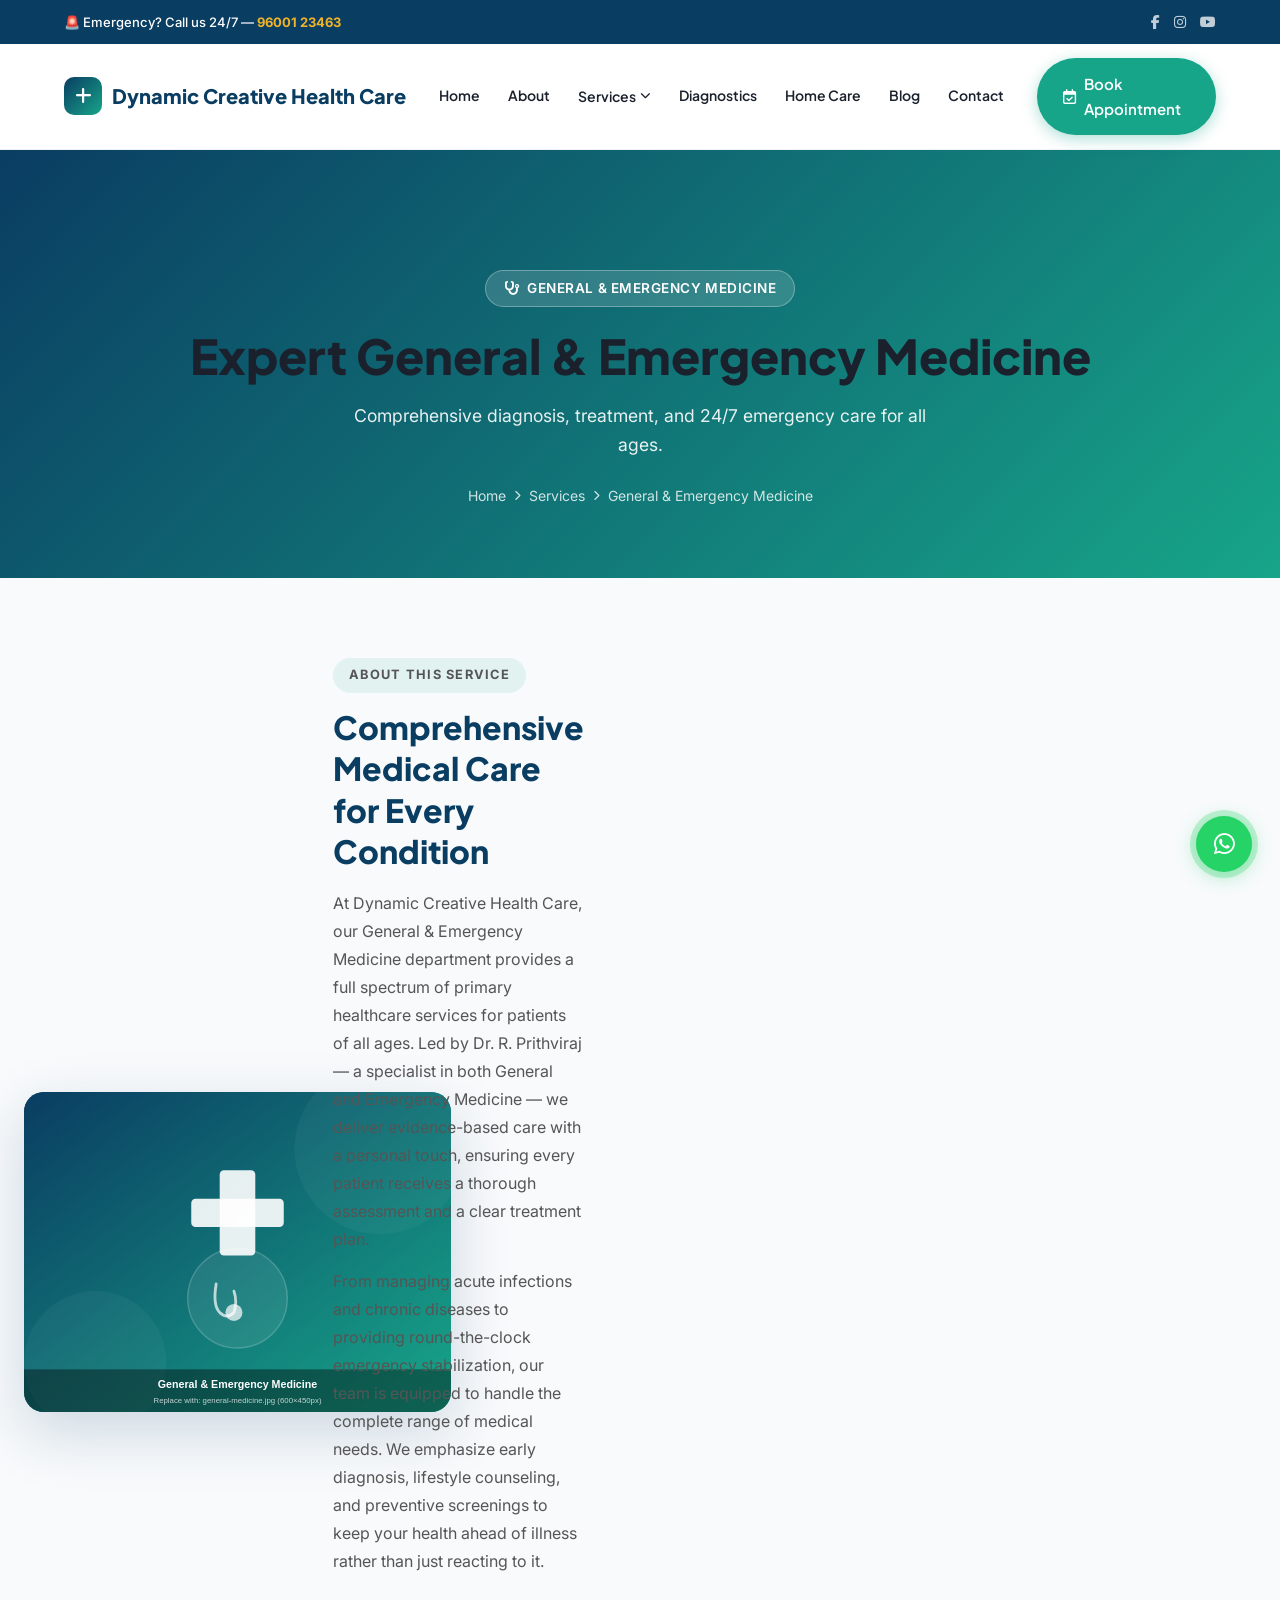
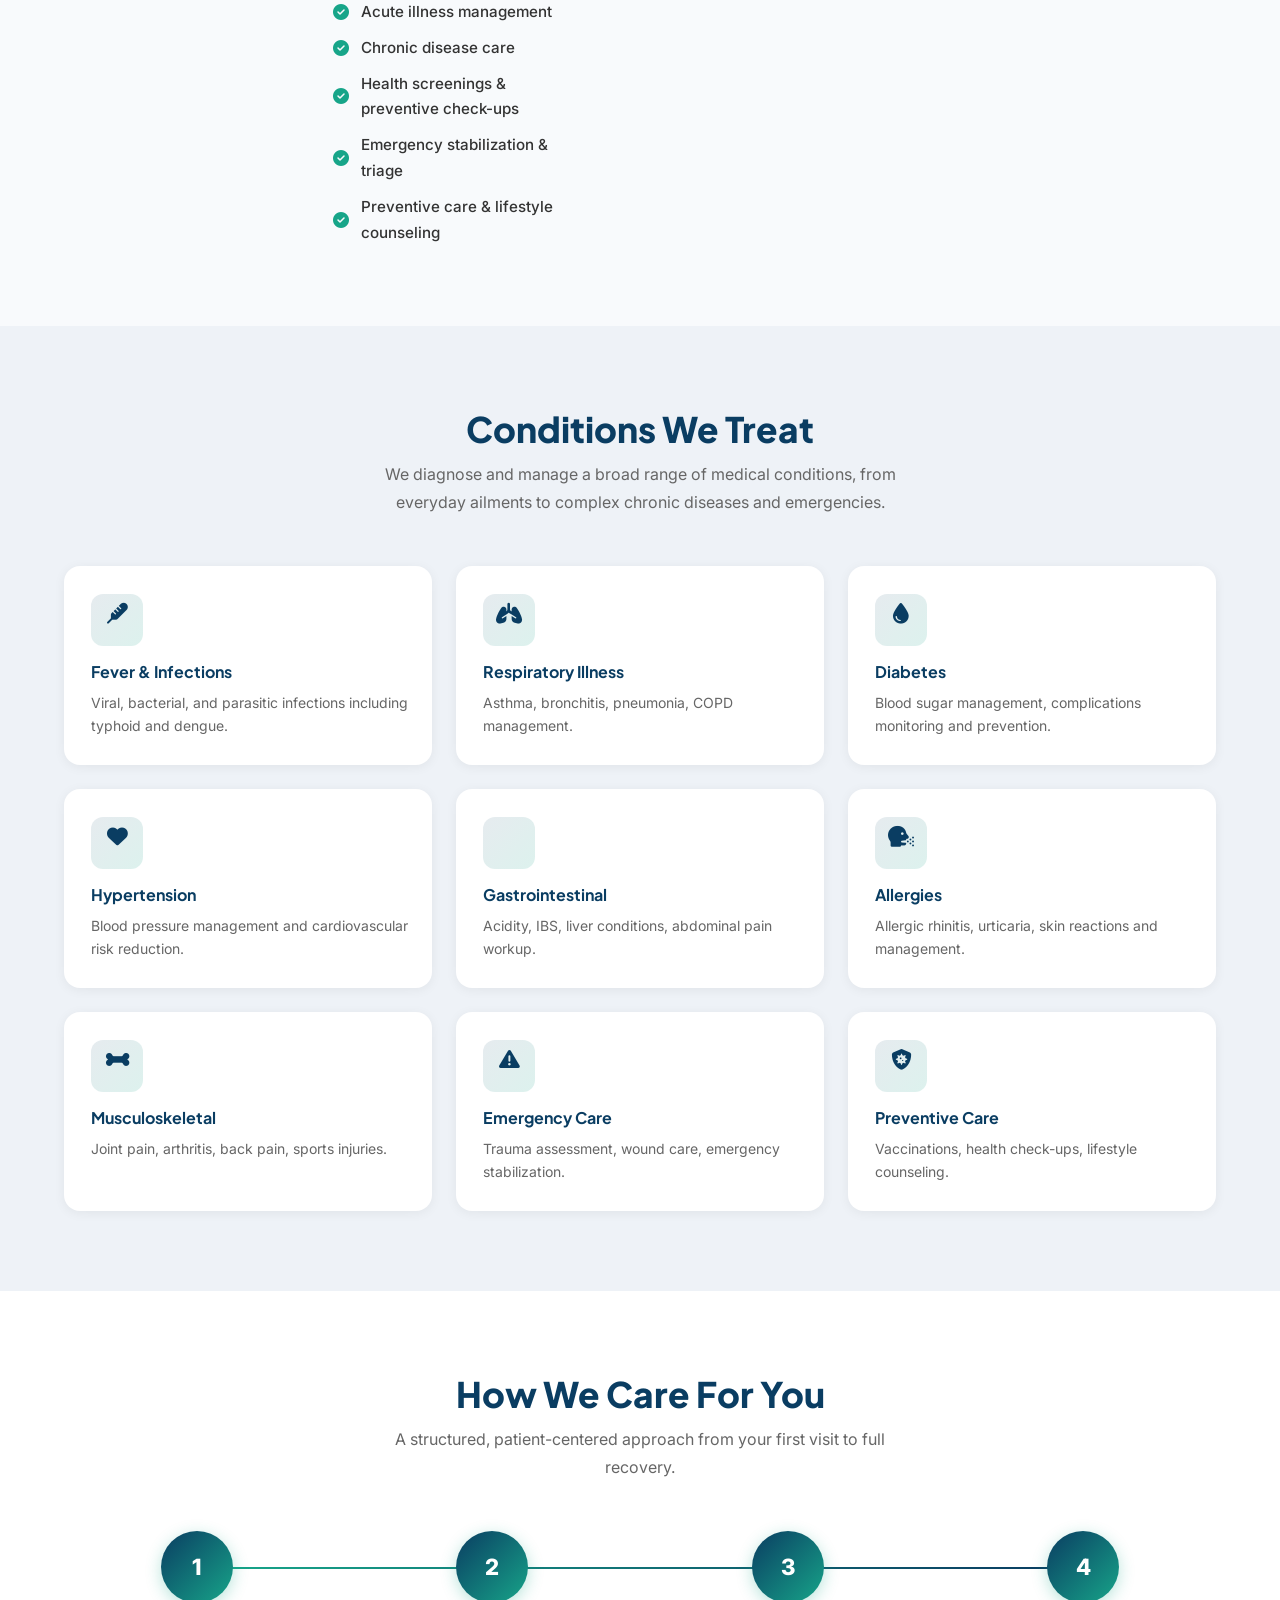
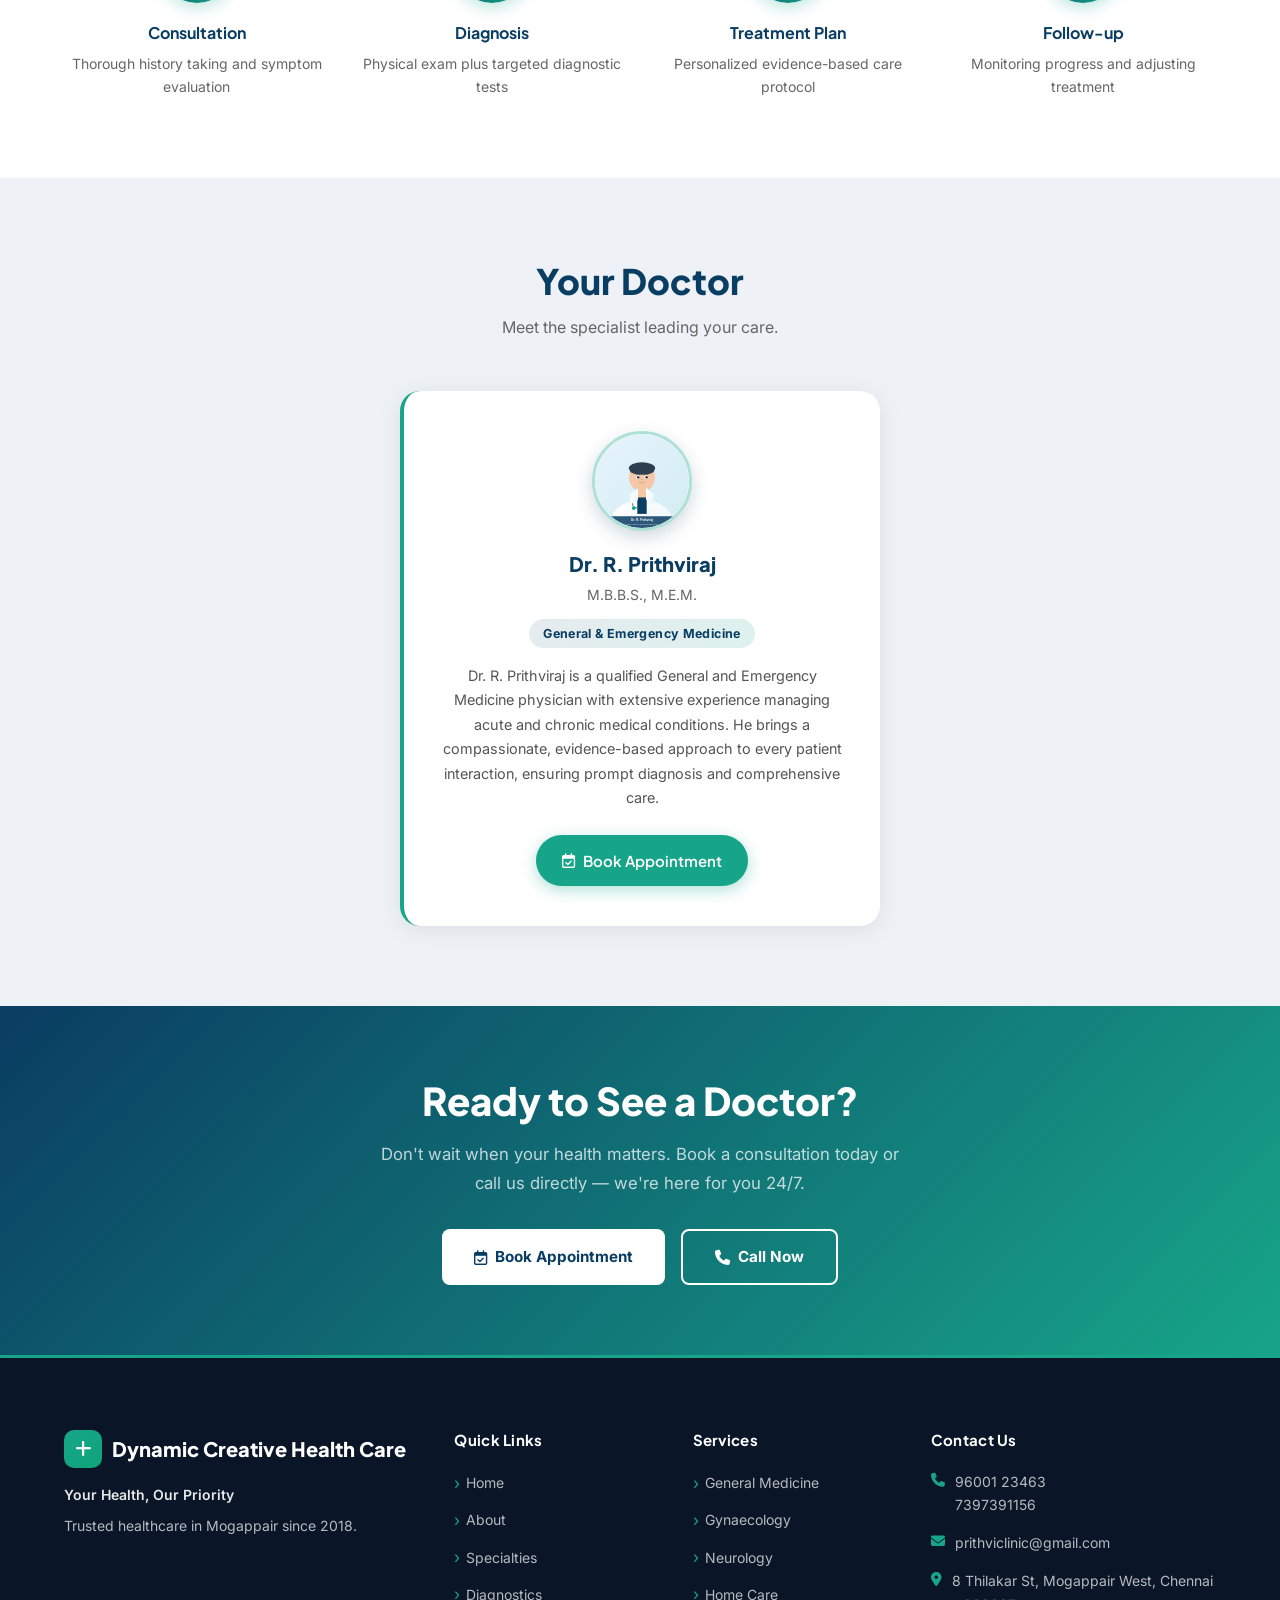
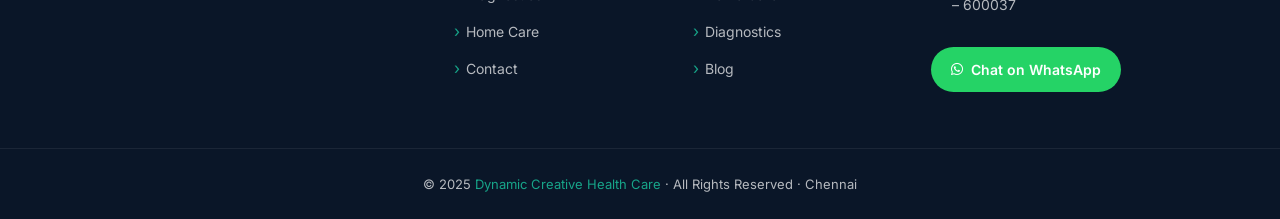
<file: services/general-medicine.html>
<!DOCTYPE html>
<html lang="en">
<head>
  <meta charset="UTF-8"/>
  <meta name="viewport" content="width=device-width,initial-scale=1.0"/>
  <title>General &amp; Emergency Medicine | Dynamic Creative Health Care</title>
  <meta name="description" content="Expert general and emergency medicine at Dynamic Creative Health Care, Mogappair West, Chennai. 24/7 emergency care, chronic disease management, and comprehensive health services."/>
  <link rel="preconnect" href="https://fonts.googleapis.com"/>
  <link rel="preconnect" href="https://fonts.gstatic.com" crossorigin/>
  <link href="https://fonts.googleapis.com/css2?family=Plus+Jakarta+Sans:wght@400;500;600;700;800&family=Inter:wght@400;500;600&display=swap" rel="stylesheet"/>
  <link rel="stylesheet" href="https://cdnjs.cloudflare.com/ajax/libs/font-awesome/6.5.1/css/all.min.css"/>
  <link rel="stylesheet" href="../css/styles.css"/>
  <style>
    /* ── Page-specific styles ── */
    .service-hero {
      background: linear-gradient(135deg, #0A3D62 0%, #17A589 100%);
      padding: 120px 0 70px;
      color: #fff;
      text-align: center;
    }
    .service-hero .hero-badge {
      display: inline-flex;
      align-items: center;
      gap: 8px;
      background: rgba(255,255,255,0.15);
      border: 1px solid rgba(255,255,255,0.3);
      color: #fff;
      padding: 6px 18px;
      border-radius: 50px;
      font-size: 0.85rem;
      font-weight: 600;
      letter-spacing: 0.04em;
      text-transform: uppercase;
      margin-bottom: 20px;
    }
    .service-hero h1 {
      font-size: clamp(2rem, 5vw, 3rem);
      font-weight: 800;
      margin-bottom: 16px;
      line-height: 1.2;
    }
    .service-hero p {
      font-size: 1.1rem;
      opacity: 0.9;
      max-width: 580px;
      margin: 0 auto 24px;
    }
    .breadcrumb {
      display: flex;
      align-items: center;
      justify-content: center;
      gap: 8px;
      font-size: 0.875rem;
      opacity: 0.8;
      flex-wrap: wrap;
    }
    .breadcrumb a { color: #fff; text-decoration: none; }
    .breadcrumb a:hover { text-decoration: underline; }
    .breadcrumb i { font-size: 0.65rem; }

    /* Overview */
    .service-overview {
      padding: 80px 0;
      background: var(--bg, #F8FAFC);
    }
    .overview-grid {
      display: grid;
      grid-template-columns: 1fr 1fr;
      gap: 60px;
      align-items: center;
    }
    .service-img-block {
      min-height: 320px;
      border-radius: 20px;
      display: flex;
      align-items: center;
      justify-content: center;
      background: linear-gradient(135deg, #0A3D62, #17A589);
      position: relative;
      overflow: hidden;
    }
    .service-img-block i {
      font-size: 90px;
      color: #fff;
      opacity: 0.3;
    }
    .section-label {
      font-size: 0.8rem;
      font-weight: 700;
      letter-spacing: 0.1em;
      text-transform: uppercase;
      color: var(--secondary, #17A589);
      margin-bottom: 10px;
    }
    .overview-content h2 {
      font-size: clamp(1.5rem, 3vw, 2rem);
      font-weight: 800;
      color: var(--primary, #0A3D62);
      margin-bottom: 16px;
      line-height: 1.3;
    }
    .overview-content p {
      color: #555;
      line-height: 1.75;
      margin-bottom: 14px;
    }
    .service-checklist {
      list-style: none;
      padding: 0;
      margin: 24px 0 0;
      display: flex;
      flex-direction: column;
      gap: 10px;
    }
    .service-checklist li {
      display: flex;
      align-items: center;
      gap: 12px;
      font-size: 0.95rem;
      font-weight: 500;
      color: #333;
    }
    .service-checklist li i {
      color: var(--secondary, #17A589);
      font-size: 1rem;
      flex-shrink: 0;
    }

    /* Conditions */
    .conditions-section {
      padding: 80px 0;
      background: var(--bg-alt, #EEF2F7);
    }
    .section-header {
      text-align: center;
      margin-bottom: 50px;
    }
    .section-header h2 {
      font-size: clamp(1.6rem, 3.5vw, 2.2rem);
      font-weight: 800;
      color: var(--primary, #0A3D62);
      margin-bottom: 10px;
    }
    .section-header p {
      color: #666;
      max-width: 540px;
      margin: 0 auto;
      line-height: 1.7;
    }
    .conditions-grid {
      display: grid;
      grid-template-columns: repeat(3, 1fr);
      gap: 24px;
    }
    .condition-card {
      background: #fff;
      border-radius: 16px;
      padding: 28px 24px;
      box-shadow: 0 2px 12px rgba(0,0,0,0.06);
      transition: transform 0.25s ease, box-shadow 0.25s ease;
    }
    .condition-card:hover {
      transform: translateY(-4px);
      box-shadow: 0 8px 28px rgba(0,0,0,0.1);
    }
    .condition-icon {
      width: 52px;
      height: 52px;
      border-radius: 12px;
      background: linear-gradient(135deg, rgba(10,61,98,0.1), rgba(23,165,137,0.15));
      display: flex;
      align-items: center;
      justify-content: center;
      margin-bottom: 16px;
    }
    .condition-icon i {
      font-size: 1.3rem;
      color: var(--primary, #0A3D62);
    }
    .condition-card h3 {
      font-size: 1rem;
      font-weight: 700;
      color: var(--primary, #0A3D62);
      margin-bottom: 8px;
    }
    .condition-card p {
      font-size: 0.875rem;
      color: #666;
      line-height: 1.65;
      margin: 0;
    }

    /* Process */
    .process-section {
      padding: 80px 0;
      background: #fff;
    }
    .process-steps {
      display: grid;
      grid-template-columns: repeat(4, 1fr);
      gap: 30px;
      margin-top: 10px;
      position: relative;
    }
    .process-steps::before {
      content: '';
      position: absolute;
      top: 36px;
      left: calc(12.5% + 16px);
      right: calc(12.5% + 16px);
      height: 2px;
      background: linear-gradient(90deg, var(--secondary, #17A589), var(--primary, #0A3D62));
      z-index: 0;
    }
    .process-step {
      text-align: center;
      position: relative;
      z-index: 1;
    }
    .step-num {
      width: 72px;
      height: 72px;
      border-radius: 50%;
      background: linear-gradient(135deg, var(--primary, #0A3D62), var(--secondary, #17A589));
      color: #fff;
      font-size: 1.4rem;
      font-weight: 800;
      display: flex;
      align-items: center;
      justify-content: center;
      margin: 0 auto 20px;
      box-shadow: 0 4px 16px rgba(23,165,137,0.3);
    }
    .process-step h3 {
      font-size: 1rem;
      font-weight: 700;
      color: var(--primary, #0A3D62);
      margin-bottom: 8px;
    }
    .process-step p {
      font-size: 0.875rem;
      color: #666;
      line-height: 1.65;
      margin: 0;
    }

    /* Doctor */
    .doctor-section {
      padding: 80px 0;
      background: var(--bg-alt, #EEF2F7);
    }
    .doc-mini-card {
      max-width: 480px;
      margin: 0 auto;
      display: block;
      background: #fff;
      border-radius: 20px;
      padding: 40px 36px;
      box-shadow: 0 4px 24px rgba(0,0,0,0.08);
      text-align: center;
    }
    .doc-avatar {
      width: 100px;
      height: 100px;
      border-radius: 50%;
      overflow: hidden;
      margin: 0 auto 20px;
      border: 3px solid rgba(23,165,137,0.35);
      box-shadow: 0 6px 18px rgba(10,61,98,0.2);
    }
    .doc-avatar img {
      width: 100%;
      height: 100%;
      object-fit: cover;
      display: block;
    }
    .doc-mini-card h3 {
      font-size: 1.25rem;
      font-weight: 800;
      color: var(--primary, #0A3D62);
      margin-bottom: 6px;
    }
    .doc-mini-card .doc-quals {
      font-size: 0.875rem;
      color: #666;
      margin-bottom: 12px;
    }
    .doc-badge {
      display: inline-block;
      background: linear-gradient(135deg, rgba(10,61,98,0.1), rgba(23,165,137,0.15));
      color: var(--primary, #0A3D62);
      font-size: 0.78rem;
      font-weight: 700;
      padding: 4px 14px;
      border-radius: 50px;
      margin-bottom: 16px;
      letter-spacing: 0.03em;
    }
    .doc-mini-card p {
      font-size: 0.9rem;
      color: #555;
      line-height: 1.7;
      margin-bottom: 24px;
    }

    /* CTA Band */
    .cta-band {
      background: linear-gradient(135deg, #0A3D62 0%, #17A589 100%);
      padding: 70px 0;
      text-align: center;
      color: #fff;
    }
    .cta-band h2 {
      font-size: clamp(1.6rem, 4vw, 2.4rem);
      font-weight: 800;
      margin-bottom: 14px;
    }
    .cta-band p {
      font-size: 1.05rem;
      opacity: 0.9;
      max-width: 520px;
      margin: 0 auto 32px;
      line-height: 1.7;
    }
    .cta-band .btn-group {
      display: flex;
      gap: 16px;
      justify-content: center;
      flex-wrap: wrap;
    }
    .btn-white {
      background: #fff;
      color: var(--primary, #0A3D62);
      padding: 14px 32px;
      border-radius: 8px;
      font-weight: 700;
      font-size: 0.95rem;
      text-decoration: none;
      display: inline-flex;
      align-items: center;
      gap: 8px;
      transition: transform 0.2s ease, box-shadow 0.2s ease;
    }
    .btn-white:hover {
      transform: translateY(-2px);
      box-shadow: 0 6px 20px rgba(0,0,0,0.15);
    }
    .btn-outline-white {
      background: transparent;
      color: #fff;
      border: 2px solid #fff;
      padding: 13px 32px;
      border-radius: 8px;
      font-weight: 700;
      font-size: 0.95rem;
      text-decoration: none;
      display: inline-flex;
      align-items: center;
      gap: 8px;
      transition: background 0.2s ease, transform 0.2s ease;
    }
    .btn-outline-white:hover {
      background: rgba(255,255,255,0.15);
      transform: translateY(-2px);
    }

    @media (max-width: 900px) {
      .overview-grid { grid-template-columns: 1fr; gap: 36px; }
      .conditions-grid { grid-template-columns: repeat(2, 1fr); }
      .process-steps { grid-template-columns: repeat(2, 1fr); }
      .process-steps::before { display: none; }
    }
    @media (max-width: 600px) {
      .conditions-grid { grid-template-columns: 1fr; }
      .process-steps { grid-template-columns: 1fr; }
    }
  </style>
</head>
<body>

  <!-- Emergency Bar -->
  <div id="emergency-bar">
    <div class="container">
      <div class="emergency-text">🚨 Emergency? Call us 24/7 — <a href="tel:9600123463">96001 23463</a></div>
      <div class="social-icons">
        <a href="#" aria-label="Facebook"><i class="fab fa-facebook-f"></i></a>
        <a href="#" aria-label="Instagram"><i class="fab fa-instagram"></i></a>
        <a href="#" aria-label="YouTube"><i class="fab fa-youtube"></i></a>
      </div>
    </div>
  </div>

  <!-- Navbar -->
  <nav id="navbar">
    <div class="container">
      <a href="../index.html" class="nav-logo">
        <div class="logo-icon"><i class="fa-solid fa-plus"></i></div>
        Dynamic Creative Health Care
      </a>
      <div class="nav-links">
        <a href="../index.html">Home</a>
        <a href="../index.html#about">About</a>
        <div class="nav-dropdown">
          <button class="nav-drop-toggle">Services <i class="fa-solid fa-chevron-down fa-xs"></i></button>
          <div class="nav-drop-menu">
            <a href="../services/general-medicine.html"><i class="fa-solid fa-stethoscope"></i> General Medicine</a>
            <a href="../services/gynecology.html"><i class="fa-solid fa-venus"></i> Gynecology</a>
            <a href="../services/neurology.html"><i class="fa-solid fa-brain"></i> Neurology</a>
          </div>
        </div>
        <a href="../diagnostics.html">Diagnostics</a>
        <a href="../homecare.html">Home Care</a>
        <a href="../blog/index.html">Blog</a>
        <a href="../index.html#contact">Contact</a>
      </div>
      <a href="../index.html#appointment" class="btn btn-primary nav-cta">
        <i class="fa-regular fa-calendar-check"></i> Book Appointment
      </a>
      <button class="hamburger" id="hamburger"><span></span><span></span><span></span></button>
    </div>
  </nav>
  <div class="mobile-nav" id="mobileNav">
    <a href="../index.html" onclick="closeMobileNav()">Home</a>
    <a href="../index.html#about" onclick="closeMobileNav()">About</a>
    <div class="mobile-divider"></div>
    <a href="../services/general-medicine.html" onclick="closeMobileNav()">General Medicine</a>
    <a href="../services/gynecology.html" onclick="closeMobileNav()">Gynecology</a>
    <a href="../services/neurology.html" onclick="closeMobileNav()">Neurology</a>
    <div class="mobile-divider"></div>
    <a href="../diagnostics.html" onclick="closeMobileNav()">Diagnostics</a>
    <a href="../homecare.html" onclick="closeMobileNav()">Home Care</a>
    <a href="../blog/index.html" onclick="closeMobileNav()">Blog</a>
    <a href="../index.html#contact" onclick="closeMobileNav()">Contact</a>
    <a href="../index.html#appointment" class="btn btn-primary mobile-nav-cta" onclick="closeMobileNav()">Book Appointment</a>
  </div>

  <!-- Hero -->
  <section class="service-hero">
    <div class="container">
      <div class="hero-badge"><i class="fa-solid fa-stethoscope"></i> General &amp; Emergency Medicine</div>
      <h1>Expert General &amp; Emergency Medicine</h1>
      <p>Comprehensive diagnosis, treatment, and 24/7 emergency care for all ages.</p>
      <nav class="breadcrumb">
        <a href="../index.html">Home</a>
        <i class="fa-solid fa-chevron-right"></i>
        <span>Services</span>
        <i class="fa-solid fa-chevron-right"></i>
        <span>General &amp; Emergency Medicine</span>
      </nav>
    </div>
  </section>

  <!-- Section 1: Overview -->
  <section class="service-overview reveal">
    <div class="container">
      <div class="overview-grid">
        <div class="service-img-block reveal">
          <img src="../images/general-medicine.svg" alt="General &amp; Emergency Medicine">
        </div>
        <div class="overview-content reveal reveal-delay-1">
          <p class="section-label">About This Service</p>
          <h2>Comprehensive Medical Care for Every Condition</h2>
          <p>At Dynamic Creative Health Care, our General &amp; Emergency Medicine department provides a full spectrum of primary healthcare services for patients of all ages. Led by Dr. R. Prithviraj — a specialist in both General and Emergency Medicine — we deliver evidence-based care with a personal touch, ensuring every patient receives a thorough assessment and a clear treatment plan.</p>
          <p>From managing acute infections and chronic diseases to providing round-the-clock emergency stabilization, our team is equipped to handle the complete range of medical needs. We emphasize early diagnosis, lifestyle counseling, and preventive screenings to keep your health ahead of illness rather than just reacting to it.</p>
          <ul class="service-checklist">
            <li><i class="fa-solid fa-circle-check"></i> Acute illness management</li>
            <li><i class="fa-solid fa-circle-check"></i> Chronic disease care</li>
            <li><i class="fa-solid fa-circle-check"></i> Health screenings &amp; preventive check-ups</li>
            <li><i class="fa-solid fa-circle-check"></i> Emergency stabilization &amp; triage</li>
            <li><i class="fa-solid fa-circle-check"></i> Preventive care &amp; lifestyle counseling</li>
          </ul>
        </div>
      </div>
    </div>
  </section>

  <!-- Section 2: Conditions We Treat -->
  <section class="conditions-section reveal">
    <div class="container">
      <div class="section-header">
        <h2>Conditions We Treat</h2>
        <p>We diagnose and manage a broad range of medical conditions, from everyday ailments to complex chronic diseases and emergencies.</p>
      </div>
      <div class="conditions-grid">
        <div class="condition-card reveal">
          <div class="condition-icon"><i class="fa-solid fa-thermometer"></i></div>
          <h3>Fever &amp; Infections</h3>
          <p>Viral, bacterial, and parasitic infections including typhoid and dengue.</p>
        </div>
        <div class="condition-card reveal reveal-delay-1">
          <div class="condition-icon"><i class="fa-solid fa-lungs"></i></div>
          <h3>Respiratory Illness</h3>
          <p>Asthma, bronchitis, pneumonia, COPD management.</p>
        </div>
        <div class="condition-card reveal reveal-delay-1">
          <div class="condition-icon"><i class="fa-solid fa-droplet"></i></div>
          <h3>Diabetes</h3>
          <p>Blood sugar management, complications monitoring and prevention.</p>
        </div>
        <div class="condition-card reveal">
          <div class="condition-icon"><i class="fa-solid fa-heart"></i></div>
          <h3>Hypertension</h3>
          <p>Blood pressure management and cardiovascular risk reduction.</p>
        </div>
        <div class="condition-card reveal reveal-delay-1">
          <div class="condition-icon"><i class="fa-solid fa-stomach"></i></div>
          <h3>Gastrointestinal</h3>
          <p>Acidity, IBS, liver conditions, abdominal pain workup.</p>
        </div>
        <div class="condition-card reveal reveal-delay-1">
          <div class="condition-icon"><i class="fa-solid fa-head-side-cough"></i></div>
          <h3>Allergies</h3>
          <p>Allergic rhinitis, urticaria, skin reactions and management.</p>
        </div>
        <div class="condition-card reveal">
          <div class="condition-icon"><i class="fa-solid fa-bone"></i></div>
          <h3>Musculoskeletal</h3>
          <p>Joint pain, arthritis, back pain, sports injuries.</p>
        </div>
        <div class="condition-card reveal reveal-delay-1">
          <div class="condition-icon"><i class="fa-solid fa-triangle-exclamation"></i></div>
          <h3>Emergency Care</h3>
          <p>Trauma assessment, wound care, emergency stabilization.</p>
        </div>
        <div class="condition-card reveal reveal-delay-1">
          <div class="condition-icon"><i class="fa-solid fa-shield-virus"></i></div>
          <h3>Preventive Care</h3>
          <p>Vaccinations, health check-ups, lifestyle counseling.</p>
        </div>
      </div>
    </div>
  </section>

  <!-- Section 3: Treatment Process -->
  <section class="process-section reveal">
    <div class="container">
      <div class="section-header">
        <h2>How We Care For You</h2>
        <p>A structured, patient-centered approach from your first visit to full recovery.</p>
      </div>
      <div class="process-steps">
        <div class="process-step reveal">
          <div class="step-num">1</div>
          <h3>Consultation</h3>
          <p>Thorough history taking and symptom evaluation</p>
        </div>
        <div class="process-step reveal reveal-delay-1">
          <div class="step-num">2</div>
          <h3>Diagnosis</h3>
          <p>Physical exam plus targeted diagnostic tests</p>
        </div>
        <div class="process-step reveal reveal-delay-1">
          <div class="step-num">3</div>
          <h3>Treatment Plan</h3>
          <p>Personalized evidence-based care protocol</p>
        </div>
        <div class="process-step reveal reveal-delay-1">
          <div class="step-num">4</div>
          <h3>Follow-up</h3>
          <p>Monitoring progress and adjusting treatment</p>
        </div>
      </div>
    </div>
  </section>

  <!-- Section 4: Doctor -->
  <section class="doctor-section reveal">
    <div class="container">
      <div class="section-header">
        <h2>Your Doctor</h2>
        <p>Meet the specialist leading your care.</p>
      </div>
      <div class="doc-mini-card reveal">
        <div class="doc-avatar"><img src="../images/doctor-prithviraj.svg" alt="Dr. R. Prithviraj"></div>
        <h3>Dr. R. Prithviraj</h3>
        <p class="doc-quals">M.B.B.S., M.E.M.</p>
        <span class="doc-badge">General &amp; Emergency Medicine</span>
        <p>Dr. R. Prithviraj is a qualified General and Emergency Medicine physician with extensive experience managing acute and chronic medical conditions. He brings a compassionate, evidence-based approach to every patient interaction, ensuring prompt diagnosis and comprehensive care.</p>
        <a href="../index.html#appointment" class="btn btn-primary" style="display:inline-flex;align-items:center;gap:8px;">
          <i class="fa-regular fa-calendar-check"></i> Book Appointment
        </a>
      </div>
    </div>
  </section>

  <!-- Section 5: CTA Band -->
  <section class="cta-band reveal">
    <div class="container">
      <h2>Ready to See a Doctor?</h2>
      <p>Don't wait when your health matters. Book a consultation today or call us directly — we're here for you 24/7.</p>
      <div class="btn-group">
        <a href="../index.html#appointment" class="btn-white">
          <i class="fa-regular fa-calendar-check"></i> Book Appointment
        </a>
        <a href="tel:9600123463" class="btn-outline-white" style="color:white;border-color:white;">
          <i class="fa-solid fa-phone"></i> Call Now
        </a>
      </div>
    </div>
  </section>

  <!-- Footer -->
  <footer id="footer">
    <div class="container">
      <div class="footer-grid">
        <div class="footer-col">
          <div class="footer-logo"><div class="fl-icon"><i class="fa-solid fa-plus"></i></div>Dynamic Creative Health Care</div>
          <p style="margin-bottom:6px;font-weight:600;color:rgba(255,255,255,0.9);">Your Health, Our Priority</p>
          <p>Trusted healthcare in Mogappair since 2018.</p>
        </div>
        <div class="footer-col">
          <h4>Quick Links</h4>
          <nav class="footer-links">
            <a href="../index.html">Home</a>
            <a href="../index.html#about">About</a>
            <a href="../index.html#specialties">Specialties</a>
            <a href="../diagnostics.html">Diagnostics</a>
            <a href="../homecare.html">Home Care</a>
            <a href="../index.html#contact">Contact</a>
          </nav>
        </div>
        <div class="footer-col">
          <h4>Services</h4>
          <nav class="footer-links">
            <a href="../services/general-medicine.html">General Medicine</a>
            <a href="../services/gynecology.html">Gynaecology</a>
            <a href="../services/neurology.html">Neurology</a>
            <a href="../homecare.html">Home Care</a>
            <a href="../diagnostics.html">Diagnostics</a>
            <a href="../blog/index.html">Blog</a>
          </nav>
        </div>
        <div class="footer-col">
          <h4>Contact Us</h4>
          <div class="footer-contact-item"><i class="fa-solid fa-phone"></i><div><a href="tel:9600123463">96001 23463</a><br/><a href="tel:7397391156">7397391156</a></div></div>
          <div class="footer-contact-item"><i class="fa-solid fa-envelope"></i><a href="mailto:prithviclinic@gmail.com">prithviclinic@gmail.com</a></div>
          <div class="footer-contact-item"><i class="fa-solid fa-location-dot"></i><span>8 Thilakar St, Mogappair West, Chennai – 600037</span></div>
          <a href="https://wa.me/917397391156" class="footer-wa-btn" target="_blank"><i class="fab fa-whatsapp"></i> Chat on WhatsApp</a>
        </div>
      </div>
    </div>
    <div class="footer-bottom"><div class="container">© 2025 <span>Dynamic Creative Health Care</span> · All Rights Reserved · Chennai</div></div>
  </footer>

  <!-- Floating Elements -->
  <div class="float-wrap">
    <button id="scrollTop" aria-label="Scroll to top"><i class="fa-solid fa-chevron-up"></i></button>
    <div class="wa-float">
      <div class="wa-pulse"></div>
      <a href="https://wa.me/917397391156" target="_blank" rel="noopener" aria-label="WhatsApp"><i class="fab fa-whatsapp"></i></a>
      <div class="wa-tooltip">Chat with us</div>
    </div>
  </div>

  <script src="../js/main.js"></script>
</body>
</html>
</file>
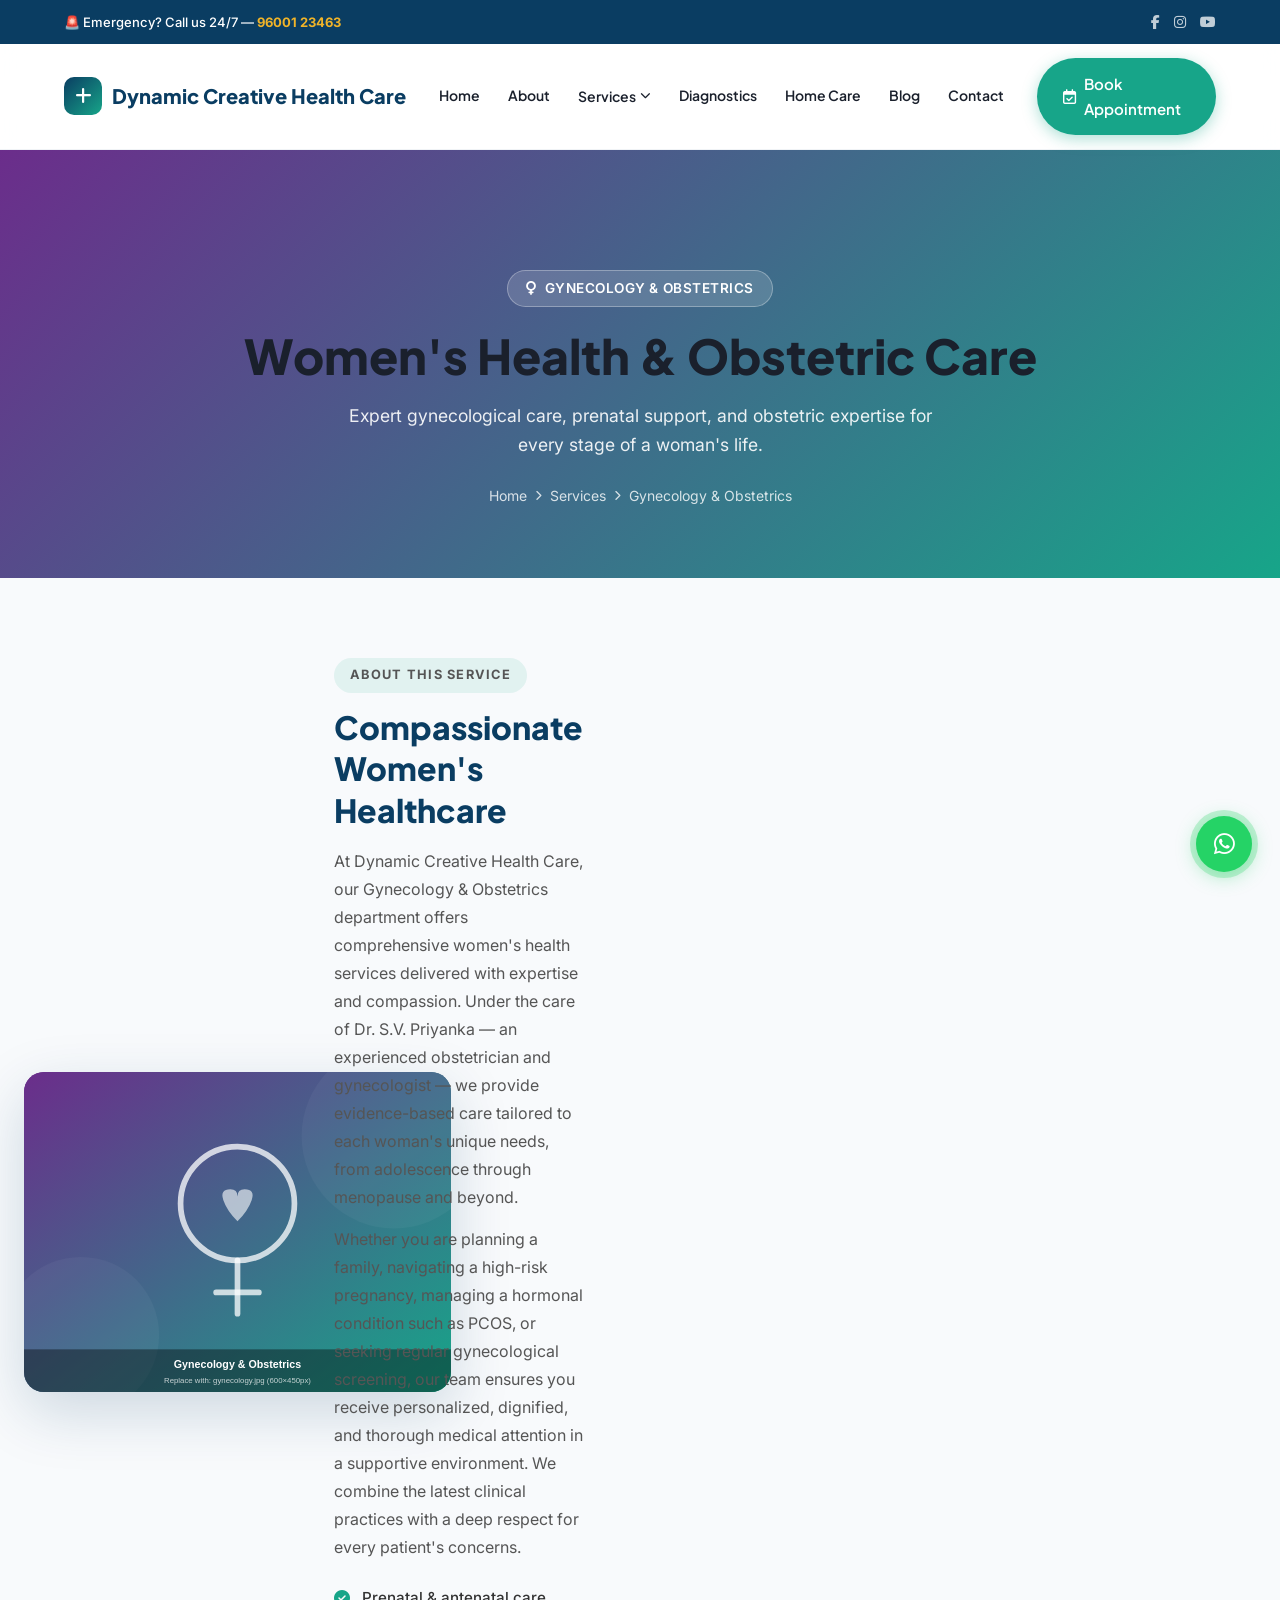
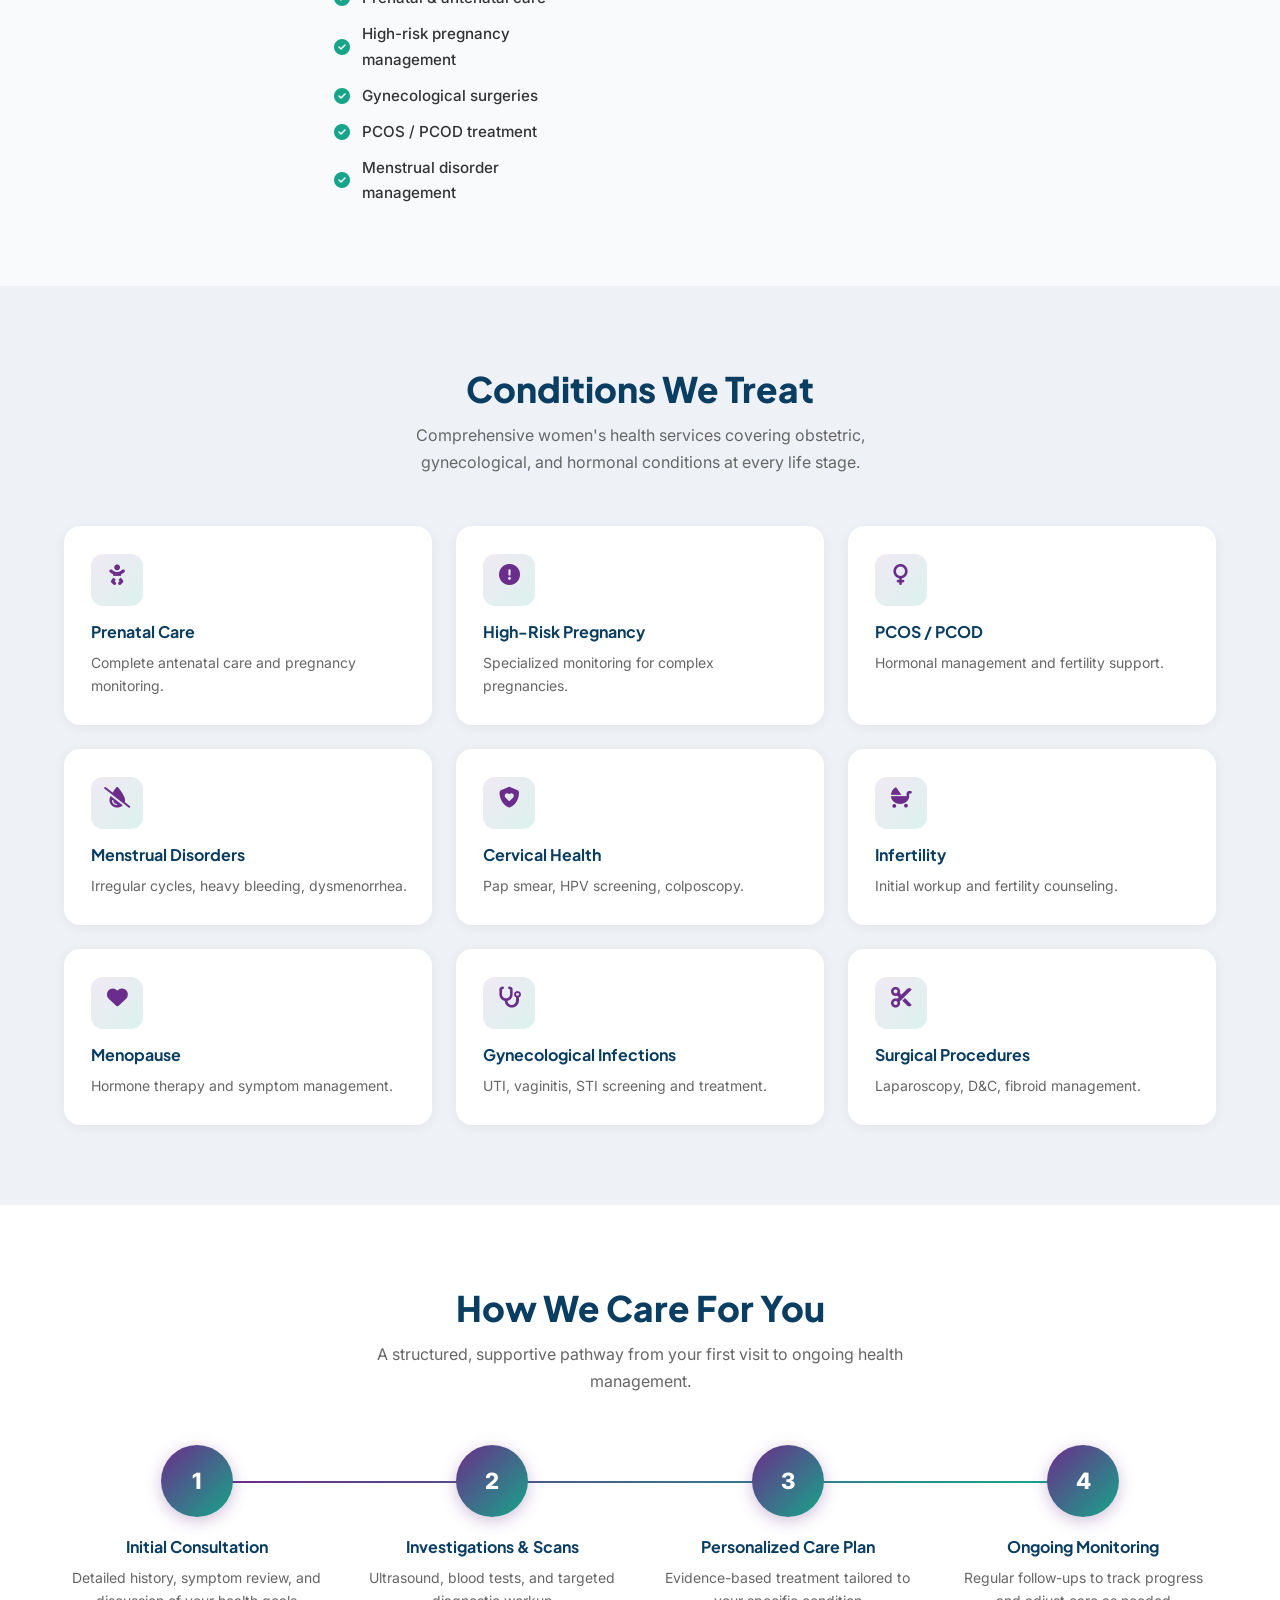
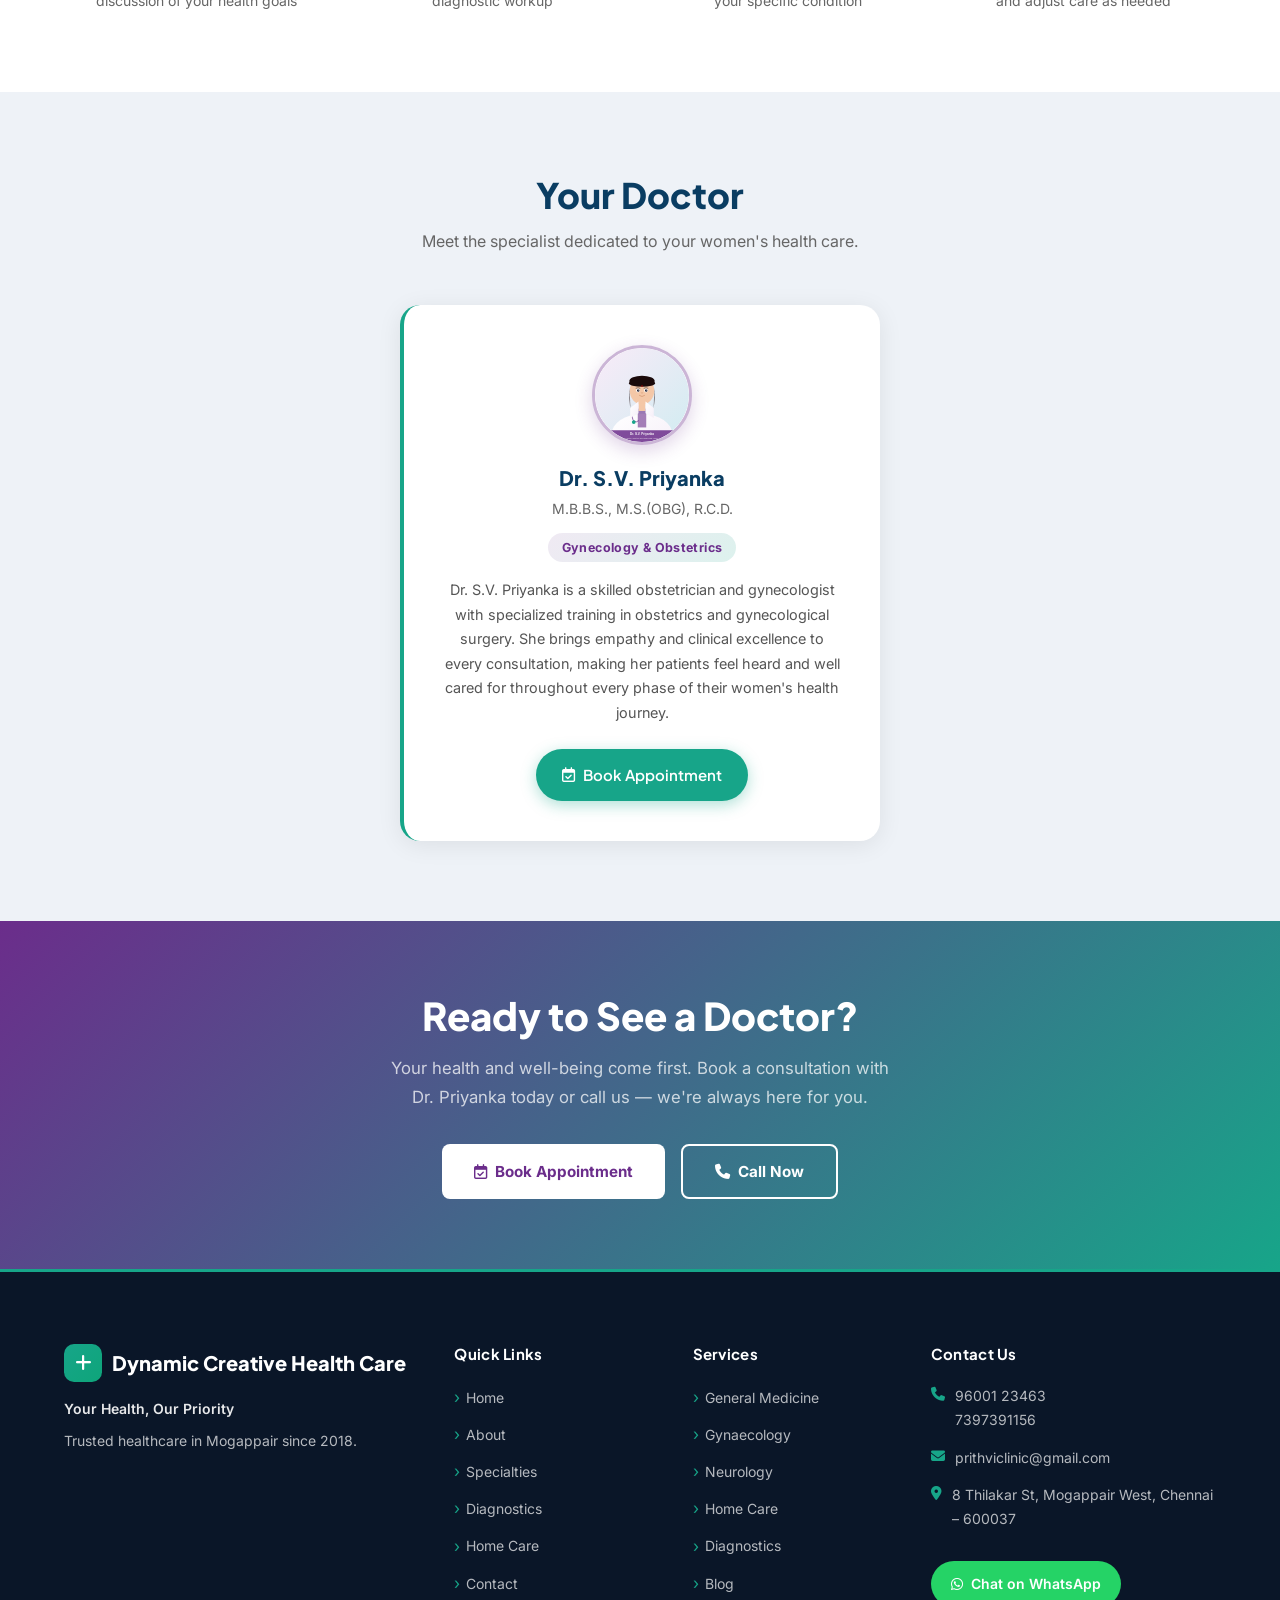
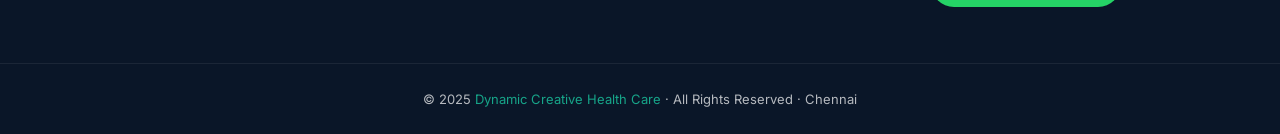
<file: services/gynecology.html>
<!DOCTYPE html>
<html lang="en">
<head>
  <meta charset="UTF-8"/>
  <meta name="viewport" content="width=device-width,initial-scale=1.0"/>
  <title>Gynecology &amp; Obstetrics | Dynamic Creative Health Care</title>
  <meta name="description" content="Expert gynecological and obstetric care at Dynamic Creative Health Care, Mogappair West, Chennai. Prenatal care, PCOS management, high-risk pregnancy, and women's health services."/>
  <link rel="preconnect" href="https://fonts.googleapis.com"/>
  <link rel="preconnect" href="https://fonts.gstatic.com" crossorigin/>
  <link href="https://fonts.googleapis.com/css2?family=Plus+Jakarta+Sans:wght@400;500;600;700;800&family=Inter:wght@400;500;600&display=swap" rel="stylesheet"/>
  <link rel="stylesheet" href="https://cdnjs.cloudflare.com/ajax/libs/font-awesome/6.5.1/css/all.min.css"/>
  <link rel="stylesheet" href="../css/styles.css"/>
  <style>
    /* ── Page-specific styles ── */
    .service-hero {
      background: linear-gradient(135deg, #6b2d8b 0%, #17A589 100%);
      padding: 120px 0 70px;
      color: #fff;
      text-align: center;
    }
    .service-hero .hero-badge {
      display: inline-flex;
      align-items: center;
      gap: 8px;
      background: rgba(255,255,255,0.15);
      border: 1px solid rgba(255,255,255,0.3);
      color: #fff;
      padding: 6px 18px;
      border-radius: 50px;
      font-size: 0.85rem;
      font-weight: 600;
      letter-spacing: 0.04em;
      text-transform: uppercase;
      margin-bottom: 20px;
    }
    .service-hero h1 {
      font-size: clamp(2rem, 5vw, 3rem);
      font-weight: 800;
      margin-bottom: 16px;
      line-height: 1.2;
    }
    .service-hero p {
      font-size: 1.1rem;
      opacity: 0.9;
      max-width: 620px;
      margin: 0 auto 24px;
    }
    .breadcrumb {
      display: flex;
      align-items: center;
      justify-content: center;
      gap: 8px;
      font-size: 0.875rem;
      opacity: 0.8;
      flex-wrap: wrap;
    }
    .breadcrumb a { color: #fff; text-decoration: none; }
    .breadcrumb a:hover { text-decoration: underline; }
    .breadcrumb i { font-size: 0.65rem; }

    /* Overview */
    .service-overview {
      padding: 80px 0;
      background: var(--bg, #F8FAFC);
    }
    .overview-grid {
      display: grid;
      grid-template-columns: 1fr 1fr;
      gap: 60px;
      align-items: center;
    }
    .service-img-block {
      min-height: 320px;
      border-radius: 20px;
      display: flex;
      align-items: center;
      justify-content: center;
      background: linear-gradient(135deg, #6b2d8b, #17A589);
      position: relative;
      overflow: hidden;
    }
    .service-img-block i {
      font-size: 90px;
      color: #fff;
      opacity: 0.3;
    }
    .section-label {
      font-size: 0.8rem;
      font-weight: 700;
      letter-spacing: 0.1em;
      text-transform: uppercase;
      color: var(--secondary, #17A589);
      margin-bottom: 10px;
    }
    .overview-content h2 {
      font-size: clamp(1.5rem, 3vw, 2rem);
      font-weight: 800;
      color: var(--primary, #0A3D62);
      margin-bottom: 16px;
      line-height: 1.3;
    }
    .overview-content p {
      color: #555;
      line-height: 1.75;
      margin-bottom: 14px;
    }
    .service-checklist {
      list-style: none;
      padding: 0;
      margin: 24px 0 0;
      display: flex;
      flex-direction: column;
      gap: 10px;
    }
    .service-checklist li {
      display: flex;
      align-items: center;
      gap: 12px;
      font-size: 0.95rem;
      font-weight: 500;
      color: #333;
    }
    .service-checklist li i {
      color: var(--secondary, #17A589);
      font-size: 1rem;
      flex-shrink: 0;
    }

    /* Conditions */
    .conditions-section {
      padding: 80px 0;
      background: var(--bg-alt, #EEF2F7);
    }
    .section-header {
      text-align: center;
      margin-bottom: 50px;
    }
    .section-header h2 {
      font-size: clamp(1.6rem, 3.5vw, 2.2rem);
      font-weight: 800;
      color: var(--primary, #0A3D62);
      margin-bottom: 10px;
    }
    .section-header p {
      color: #666;
      max-width: 540px;
      margin: 0 auto;
      line-height: 1.7;
    }
    .conditions-grid {
      display: grid;
      grid-template-columns: repeat(3, 1fr);
      gap: 24px;
    }
    .condition-card {
      background: #fff;
      border-radius: 16px;
      padding: 28px 24px;
      box-shadow: 0 2px 12px rgba(0,0,0,0.06);
      transition: transform 0.25s ease, box-shadow 0.25s ease;
    }
    .condition-card:hover {
      transform: translateY(-4px);
      box-shadow: 0 8px 28px rgba(0,0,0,0.1);
    }
    .condition-icon {
      width: 52px;
      height: 52px;
      border-radius: 12px;
      background: linear-gradient(135deg, rgba(107,45,139,0.1), rgba(23,165,137,0.15));
      display: flex;
      align-items: center;
      justify-content: center;
      margin-bottom: 16px;
    }
    .condition-icon i {
      font-size: 1.3rem;
      color: #6b2d8b;
    }
    .condition-card h3 {
      font-size: 1rem;
      font-weight: 700;
      color: var(--primary, #0A3D62);
      margin-bottom: 8px;
    }
    .condition-card p {
      font-size: 0.875rem;
      color: #666;
      line-height: 1.65;
      margin: 0;
    }

    /* Process */
    .process-section {
      padding: 80px 0;
      background: #fff;
    }
    .process-steps {
      display: grid;
      grid-template-columns: repeat(4, 1fr);
      gap: 30px;
      margin-top: 10px;
      position: relative;
    }
    .process-steps::before {
      content: '';
      position: absolute;
      top: 36px;
      left: calc(12.5% + 16px);
      right: calc(12.5% + 16px);
      height: 2px;
      background: linear-gradient(90deg, #6b2d8b, var(--secondary, #17A589));
      z-index: 0;
    }
    .process-step {
      text-align: center;
      position: relative;
      z-index: 1;
    }
    .step-num {
      width: 72px;
      height: 72px;
      border-radius: 50%;
      background: linear-gradient(135deg, #6b2d8b, var(--secondary, #17A589));
      color: #fff;
      font-size: 1.4rem;
      font-weight: 800;
      display: flex;
      align-items: center;
      justify-content: center;
      margin: 0 auto 20px;
      box-shadow: 0 4px 16px rgba(107,45,139,0.3);
    }
    .process-step h3 {
      font-size: 1rem;
      font-weight: 700;
      color: var(--primary, #0A3D62);
      margin-bottom: 8px;
    }
    .process-step p {
      font-size: 0.875rem;
      color: #666;
      line-height: 1.65;
      margin: 0;
    }

    /* Doctor */
    .doctor-section {
      padding: 80px 0;
      background: var(--bg-alt, #EEF2F7);
    }
    .doc-mini-card {
      max-width: 480px;
      margin: 0 auto;
      display: block;
      background: #fff;
      border-radius: 20px;
      padding: 40px 36px;
      box-shadow: 0 4px 24px rgba(0,0,0,0.08);
      text-align: center;
    }
    .doc-avatar {
      width: 100px;
      height: 100px;
      border-radius: 50%;
      overflow: hidden;
      margin: 0 auto 20px;
      border: 3px solid rgba(107,45,139,0.35);
      box-shadow: 0 6px 18px rgba(107,45,139,0.2);
    }
    .doc-avatar img {
      width: 100%;
      height: 100%;
      object-fit: cover;
      display: block;
    }
    .doc-mini-card h3 {
      font-size: 1.25rem;
      font-weight: 800;
      color: var(--primary, #0A3D62);
      margin-bottom: 6px;
    }
    .doc-mini-card .doc-quals {
      font-size: 0.875rem;
      color: #666;
      margin-bottom: 12px;
    }
    .doc-badge {
      display: inline-block;
      background: linear-gradient(135deg, rgba(107,45,139,0.1), rgba(23,165,137,0.15));
      color: #6b2d8b;
      font-size: 0.78rem;
      font-weight: 700;
      padding: 4px 14px;
      border-radius: 50px;
      margin-bottom: 16px;
      letter-spacing: 0.03em;
    }
    .doc-mini-card p {
      font-size: 0.9rem;
      color: #555;
      line-height: 1.7;
      margin-bottom: 24px;
    }

    /* CTA Band */
    .cta-band {
      background: linear-gradient(135deg, #6b2d8b 0%, #17A589 100%);
      padding: 70px 0;
      text-align: center;
      color: #fff;
    }
    .cta-band h2 {
      font-size: clamp(1.6rem, 4vw, 2.4rem);
      font-weight: 800;
      margin-bottom: 14px;
    }
    .cta-band p {
      font-size: 1.05rem;
      opacity: 0.9;
      max-width: 520px;
      margin: 0 auto 32px;
      line-height: 1.7;
    }
    .cta-band .btn-group {
      display: flex;
      gap: 16px;
      justify-content: center;
      flex-wrap: wrap;
    }
    .btn-white {
      background: #fff;
      color: #6b2d8b;
      padding: 14px 32px;
      border-radius: 8px;
      font-weight: 700;
      font-size: 0.95rem;
      text-decoration: none;
      display: inline-flex;
      align-items: center;
      gap: 8px;
      transition: transform 0.2s ease, box-shadow 0.2s ease;
    }
    .btn-white:hover {
      transform: translateY(-2px);
      box-shadow: 0 6px 20px rgba(0,0,0,0.15);
    }
    .btn-outline-white {
      background: transparent;
      color: #fff;
      border: 2px solid #fff;
      padding: 13px 32px;
      border-radius: 8px;
      font-weight: 700;
      font-size: 0.95rem;
      text-decoration: none;
      display: inline-flex;
      align-items: center;
      gap: 8px;
      transition: background 0.2s ease, transform 0.2s ease;
    }
    .btn-outline-white:hover {
      background: rgba(255,255,255,0.15);
      transform: translateY(-2px);
    }

    @media (max-width: 900px) {
      .overview-grid { grid-template-columns: 1fr; gap: 36px; }
      .conditions-grid { grid-template-columns: repeat(2, 1fr); }
      .process-steps { grid-template-columns: repeat(2, 1fr); }
      .process-steps::before { display: none; }
    }
    @media (max-width: 600px) {
      .conditions-grid { grid-template-columns: 1fr; }
      .process-steps { grid-template-columns: 1fr; }
    }
  </style>
</head>
<body>

  <!-- Emergency Bar -->
  <div id="emergency-bar">
    <div class="container">
      <div class="emergency-text">🚨 Emergency? Call us 24/7 — <a href="tel:9600123463">96001 23463</a></div>
      <div class="social-icons">
        <a href="#" aria-label="Facebook"><i class="fab fa-facebook-f"></i></a>
        <a href="#" aria-label="Instagram"><i class="fab fa-instagram"></i></a>
        <a href="#" aria-label="YouTube"><i class="fab fa-youtube"></i></a>
      </div>
    </div>
  </div>

  <!-- Navbar -->
  <nav id="navbar">
    <div class="container">
      <a href="../index.html" class="nav-logo">
        <div class="logo-icon"><i class="fa-solid fa-plus"></i></div>
        Dynamic Creative Health Care
      </a>
      <div class="nav-links">
        <a href="../index.html">Home</a>
        <a href="../index.html#about">About</a>
        <div class="nav-dropdown">
          <button class="nav-drop-toggle">Services <i class="fa-solid fa-chevron-down fa-xs"></i></button>
          <div class="nav-drop-menu">
            <a href="../services/general-medicine.html"><i class="fa-solid fa-stethoscope"></i> General Medicine</a>
            <a href="../services/gynecology.html"><i class="fa-solid fa-venus"></i> Gynecology</a>
            <a href="../services/neurology.html"><i class="fa-solid fa-brain"></i> Neurology</a>
          </div>
        </div>
        <a href="../diagnostics.html">Diagnostics</a>
        <a href="../homecare.html">Home Care</a>
        <a href="../blog/index.html">Blog</a>
        <a href="../index.html#contact">Contact</a>
      </div>
      <a href="../index.html#appointment" class="btn btn-primary nav-cta">
        <i class="fa-regular fa-calendar-check"></i> Book Appointment
      </a>
      <button class="hamburger" id="hamburger"><span></span><span></span><span></span></button>
    </div>
  </nav>
  <div class="mobile-nav" id="mobileNav">
    <a href="../index.html" onclick="closeMobileNav()">Home</a>
    <a href="../index.html#about" onclick="closeMobileNav()">About</a>
    <div class="mobile-divider"></div>
    <a href="../services/general-medicine.html" onclick="closeMobileNav()">General Medicine</a>
    <a href="../services/gynecology.html" onclick="closeMobileNav()">Gynecology</a>
    <a href="../services/neurology.html" onclick="closeMobileNav()">Neurology</a>
    <div class="mobile-divider"></div>
    <a href="../diagnostics.html" onclick="closeMobileNav()">Diagnostics</a>
    <a href="../homecare.html" onclick="closeMobileNav()">Home Care</a>
    <a href="../blog/index.html" onclick="closeMobileNav()">Blog</a>
    <a href="../index.html#contact" onclick="closeMobileNav()">Contact</a>
    <a href="../index.html#appointment" class="btn btn-primary mobile-nav-cta" onclick="closeMobileNav()">Book Appointment</a>
  </div>

  <!-- Hero -->
  <section class="service-hero">
    <div class="container">
      <div class="hero-badge"><i class="fa-solid fa-venus"></i> Gynecology &amp; Obstetrics</div>
      <h1>Women's Health &amp; Obstetric Care</h1>
      <p>Expert gynecological care, prenatal support, and obstetric expertise for every stage of a woman's life.</p>
      <nav class="breadcrumb">
        <a href="../index.html">Home</a>
        <i class="fa-solid fa-chevron-right"></i>
        <span>Services</span>
        <i class="fa-solid fa-chevron-right"></i>
        <span>Gynecology &amp; Obstetrics</span>
      </nav>
    </div>
  </section>

  <!-- Section 1: Overview -->
  <section class="service-overview reveal">
    <div class="container">
      <div class="overview-grid">
        <div class="service-img-block reveal">
          <img src="../images/gynecology.svg" alt="Gynecology &amp; Obstetrics">
        </div>
        <div class="overview-content reveal reveal-delay-1">
          <p class="section-label">About This Service</p>
          <h2>Compassionate Women's Healthcare</h2>
          <p>At Dynamic Creative Health Care, our Gynecology &amp; Obstetrics department offers comprehensive women's health services delivered with expertise and compassion. Under the care of Dr. S.V. Priyanka — an experienced obstetrician and gynecologist — we provide evidence-based care tailored to each woman's unique needs, from adolescence through menopause and beyond.</p>
          <p>Whether you are planning a family, navigating a high-risk pregnancy, managing a hormonal condition such as PCOS, or seeking regular gynecological screening, our team ensures you receive personalized, dignified, and thorough medical attention in a supportive environment. We combine the latest clinical practices with a deep respect for every patient's concerns.</p>
          <ul class="service-checklist">
            <li><i class="fa-solid fa-circle-check"></i> Prenatal &amp; antenatal care</li>
            <li><i class="fa-solid fa-circle-check"></i> High-risk pregnancy management</li>
            <li><i class="fa-solid fa-circle-check"></i> Gynecological surgeries</li>
            <li><i class="fa-solid fa-circle-check"></i> PCOS / PCOD treatment</li>
            <li><i class="fa-solid fa-circle-check"></i> Menstrual disorder management</li>
          </ul>
        </div>
      </div>
    </div>
  </section>

  <!-- Section 2: Conditions We Treat -->
  <section class="conditions-section reveal">
    <div class="container">
      <div class="section-header">
        <h2>Conditions We Treat</h2>
        <p>Comprehensive women's health services covering obstetric, gynecological, and hormonal conditions at every life stage.</p>
      </div>
      <div class="conditions-grid">
        <div class="condition-card reveal">
          <div class="condition-icon"><i class="fa-solid fa-baby"></i></div>
          <h3>Prenatal Care</h3>
          <p>Complete antenatal care and pregnancy monitoring.</p>
        </div>
        <div class="condition-card reveal reveal-delay-1">
          <div class="condition-icon"><i class="fa-solid fa-circle-exclamation"></i></div>
          <h3>High-Risk Pregnancy</h3>
          <p>Specialized monitoring for complex pregnancies.</p>
        </div>
        <div class="condition-card reveal reveal-delay-1">
          <div class="condition-icon"><i class="fa-solid fa-venus"></i></div>
          <h3>PCOS / PCOD</h3>
          <p>Hormonal management and fertility support.</p>
        </div>
        <div class="condition-card reveal">
          <div class="condition-icon"><i class="fa-solid fa-droplet-slash"></i></div>
          <h3>Menstrual Disorders</h3>
          <p>Irregular cycles, heavy bleeding, dysmenorrhea.</p>
        </div>
        <div class="condition-card reveal reveal-delay-1">
          <div class="condition-icon"><i class="fa-solid fa-shield-heart"></i></div>
          <h3>Cervical Health</h3>
          <p>Pap smear, HPV screening, colposcopy.</p>
        </div>
        <div class="condition-card reveal reveal-delay-1">
          <div class="condition-icon"><i class="fa-solid fa-baby-carriage"></i></div>
          <h3>Infertility</h3>
          <p>Initial workup and fertility counseling.</p>
        </div>
        <div class="condition-card reveal">
          <div class="condition-icon"><i class="fa-solid fa-heart"></i></div>
          <h3>Menopause</h3>
          <p>Hormone therapy and symptom management.</p>
        </div>
        <div class="condition-card reveal reveal-delay-1">
          <div class="condition-icon"><i class="fa-solid fa-stethoscope"></i></div>
          <h3>Gynecological Infections</h3>
          <p>UTI, vaginitis, STI screening and treatment.</p>
        </div>
        <div class="condition-card reveal reveal-delay-1">
          <div class="condition-icon"><i class="fa-solid fa-scissors"></i></div>
          <h3>Surgical Procedures</h3>
          <p>Laparoscopy, D&amp;C, fibroid management.</p>
        </div>
      </div>
    </div>
  </section>

  <!-- Section 3: Treatment Process -->
  <section class="process-section reveal">
    <div class="container">
      <div class="section-header">
        <h2>How We Care For You</h2>
        <p>A structured, supportive pathway from your first visit to ongoing health management.</p>
      </div>
      <div class="process-steps">
        <div class="process-step reveal">
          <div class="step-num">1</div>
          <h3>Initial Consultation</h3>
          <p>Detailed history, symptom review, and discussion of your health goals</p>
        </div>
        <div class="process-step reveal reveal-delay-1">
          <div class="step-num">2</div>
          <h3>Investigations &amp; Scans</h3>
          <p>Ultrasound, blood tests, and targeted diagnostic workup</p>
        </div>
        <div class="process-step reveal reveal-delay-1">
          <div class="step-num">3</div>
          <h3>Personalized Care Plan</h3>
          <p>Evidence-based treatment tailored to your specific condition</p>
        </div>
        <div class="process-step reveal reveal-delay-1">
          <div class="step-num">4</div>
          <h3>Ongoing Monitoring</h3>
          <p>Regular follow-ups to track progress and adjust care as needed</p>
        </div>
      </div>
    </div>
  </section>

  <!-- Section 4: Doctor -->
  <section class="doctor-section reveal">
    <div class="container">
      <div class="section-header">
        <h2>Your Doctor</h2>
        <p>Meet the specialist dedicated to your women's health care.</p>
      </div>
      <div class="doc-mini-card reveal">
        <div class="doc-avatar"><img src="../images/doctor-priyanka.svg" alt="Dr. S.V. Priyanka"></div>
        <h3>Dr. S.V. Priyanka</h3>
        <p class="doc-quals">M.B.B.S., M.S.(OBG), R.C.D.</p>
        <span class="doc-badge">Gynecology &amp; Obstetrics</span>
        <p>Dr. S.V. Priyanka is a skilled obstetrician and gynecologist with specialized training in obstetrics and gynecological surgery. She brings empathy and clinical excellence to every consultation, making her patients feel heard and well cared for throughout every phase of their women's health journey.</p>
        <a href="../index.html#appointment" class="btn btn-primary" style="display:inline-flex;align-items:center;gap:8px;">
          <i class="fa-regular fa-calendar-check"></i> Book Appointment
        </a>
      </div>
    </div>
  </section>

  <!-- Section 5: CTA Band -->
  <section class="cta-band reveal">
    <div class="container">
      <h2>Ready to See a Doctor?</h2>
      <p>Your health and well-being come first. Book a consultation with Dr. Priyanka today or call us — we're always here for you.</p>
      <div class="btn-group">
        <a href="../index.html#appointment" class="btn-white">
          <i class="fa-regular fa-calendar-check"></i> Book Appointment
        </a>
        <a href="tel:9600123463" class="btn-outline-white" style="color:white;border-color:white;">
          <i class="fa-solid fa-phone"></i> Call Now
        </a>
      </div>
    </div>
  </section>

  <!-- Footer -->
  <footer id="footer">
    <div class="container">
      <div class="footer-grid">
        <div class="footer-col">
          <div class="footer-logo"><div class="fl-icon"><i class="fa-solid fa-plus"></i></div>Dynamic Creative Health Care</div>
          <p style="margin-bottom:6px;font-weight:600;color:rgba(255,255,255,0.9);">Your Health, Our Priority</p>
          <p>Trusted healthcare in Mogappair since 2018.</p>
        </div>
        <div class="footer-col">
          <h4>Quick Links</h4>
          <nav class="footer-links">
            <a href="../index.html">Home</a>
            <a href="../index.html#about">About</a>
            <a href="../index.html#specialties">Specialties</a>
            <a href="../diagnostics.html">Diagnostics</a>
            <a href="../homecare.html">Home Care</a>
            <a href="../index.html#contact">Contact</a>
          </nav>
        </div>
        <div class="footer-col">
          <h4>Services</h4>
          <nav class="footer-links">
            <a href="../services/general-medicine.html">General Medicine</a>
            <a href="../services/gynecology.html">Gynaecology</a>
            <a href="../services/neurology.html">Neurology</a>
            <a href="../homecare.html">Home Care</a>
            <a href="../diagnostics.html">Diagnostics</a>
            <a href="../blog/index.html">Blog</a>
          </nav>
        </div>
        <div class="footer-col">
          <h4>Contact Us</h4>
          <div class="footer-contact-item"><i class="fa-solid fa-phone"></i><div><a href="tel:9600123463">96001 23463</a><br/><a href="tel:7397391156">7397391156</a></div></div>
          <div class="footer-contact-item"><i class="fa-solid fa-envelope"></i><a href="mailto:prithviclinic@gmail.com">prithviclinic@gmail.com</a></div>
          <div class="footer-contact-item"><i class="fa-solid fa-location-dot"></i><span>8 Thilakar St, Mogappair West, Chennai – 600037</span></div>
          <a href="https://wa.me/917397391156" class="footer-wa-btn" target="_blank"><i class="fab fa-whatsapp"></i> Chat on WhatsApp</a>
        </div>
      </div>
    </div>
    <div class="footer-bottom"><div class="container">© 2025 <span>Dynamic Creative Health Care</span> · All Rights Reserved · Chennai</div></div>
  </footer>

  <!-- Floating Elements -->
  <div class="float-wrap">
    <button id="scrollTop" aria-label="Scroll to top"><i class="fa-solid fa-chevron-up"></i></button>
    <div class="wa-float">
      <div class="wa-pulse"></div>
      <a href="https://wa.me/917397391156" target="_blank" rel="noopener" aria-label="WhatsApp"><i class="fab fa-whatsapp"></i></a>
      <div class="wa-tooltip">Chat with us</div>
    </div>
  </div>

  <script src="../js/main.js"></script>
</body>
</html>
</file>
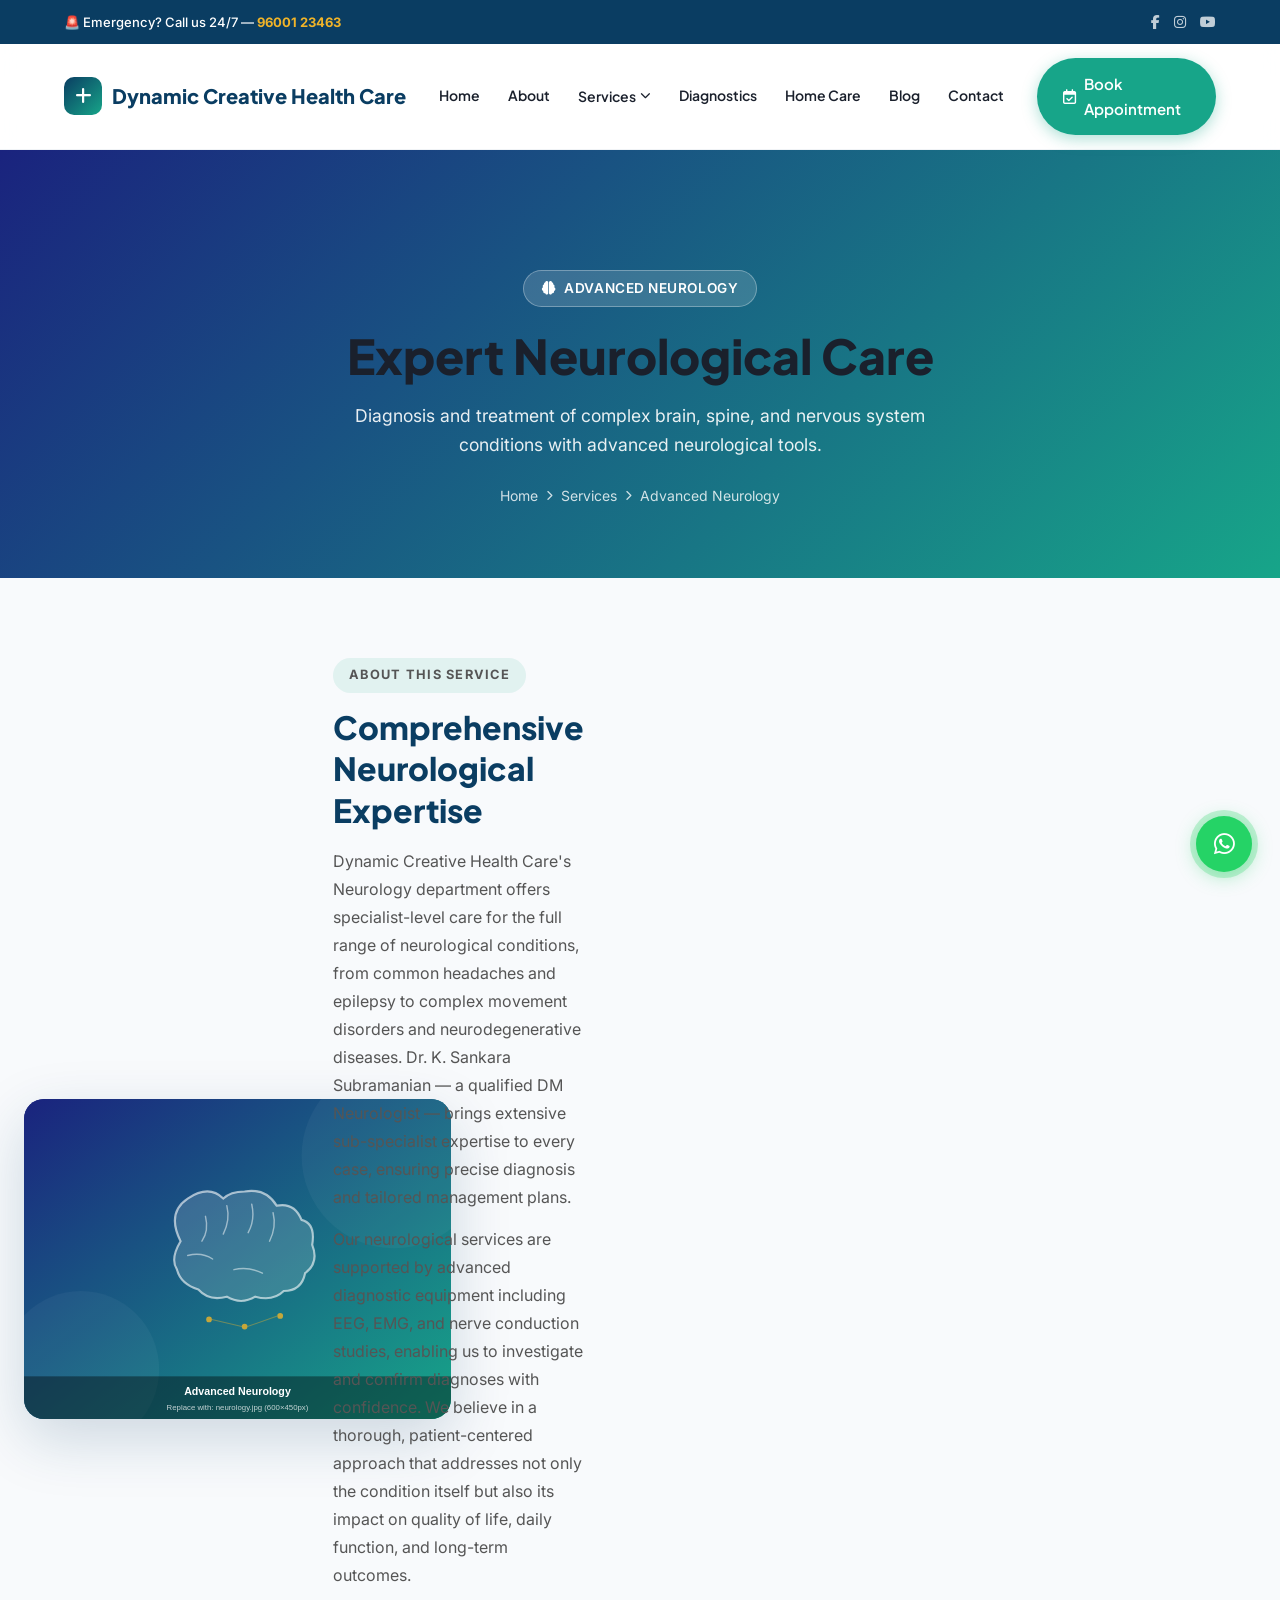
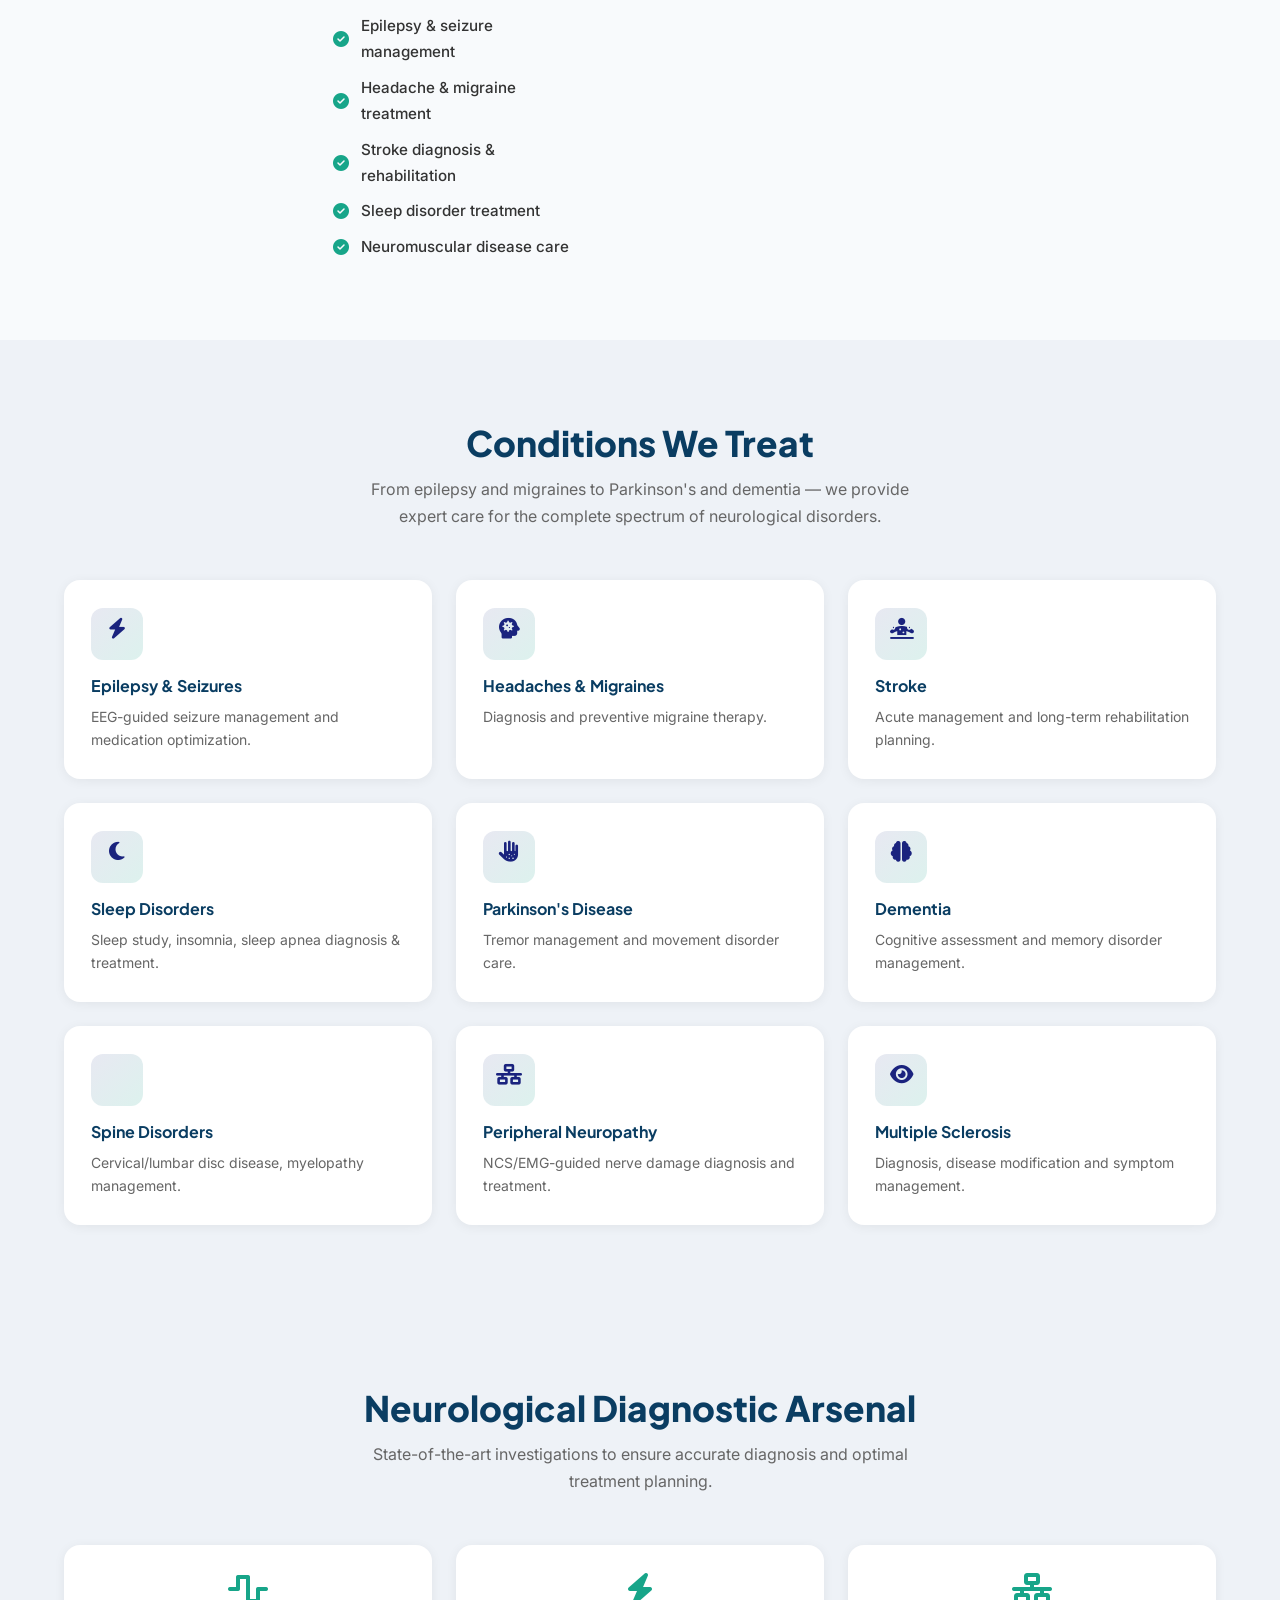
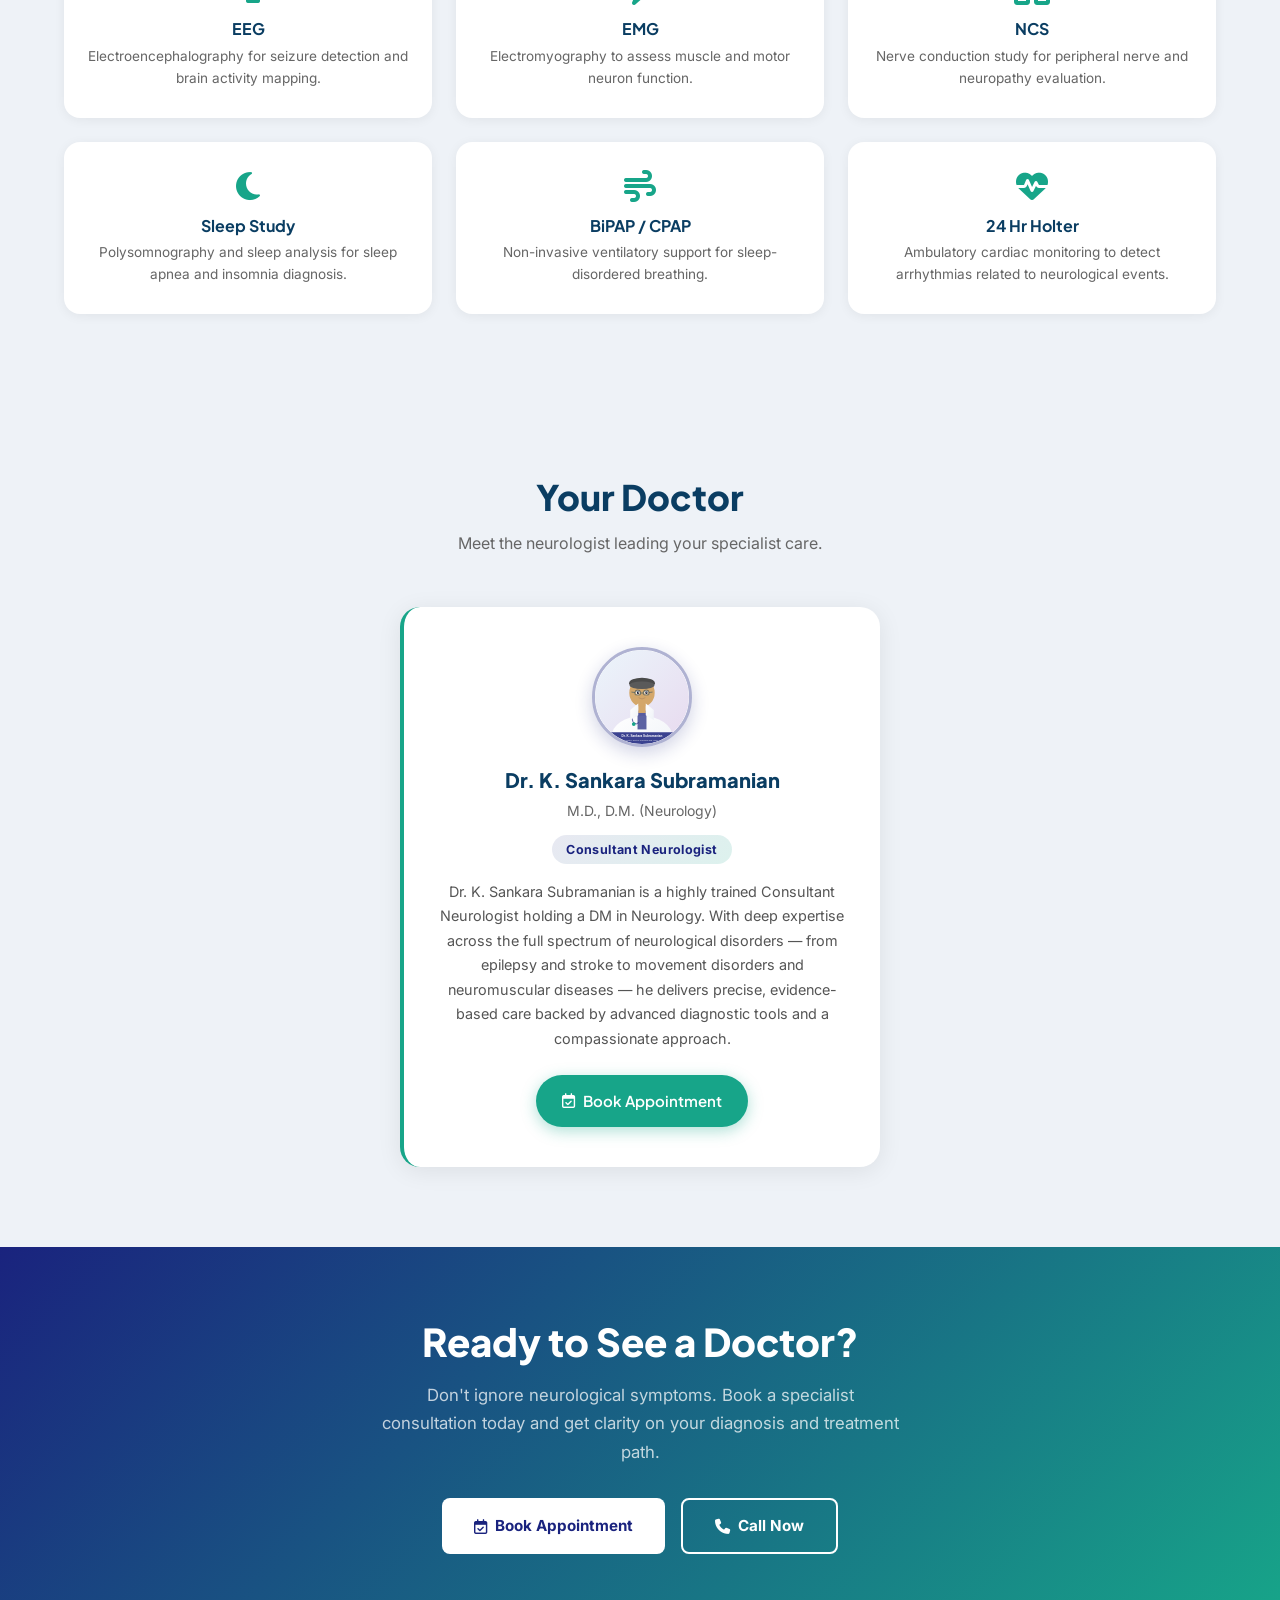
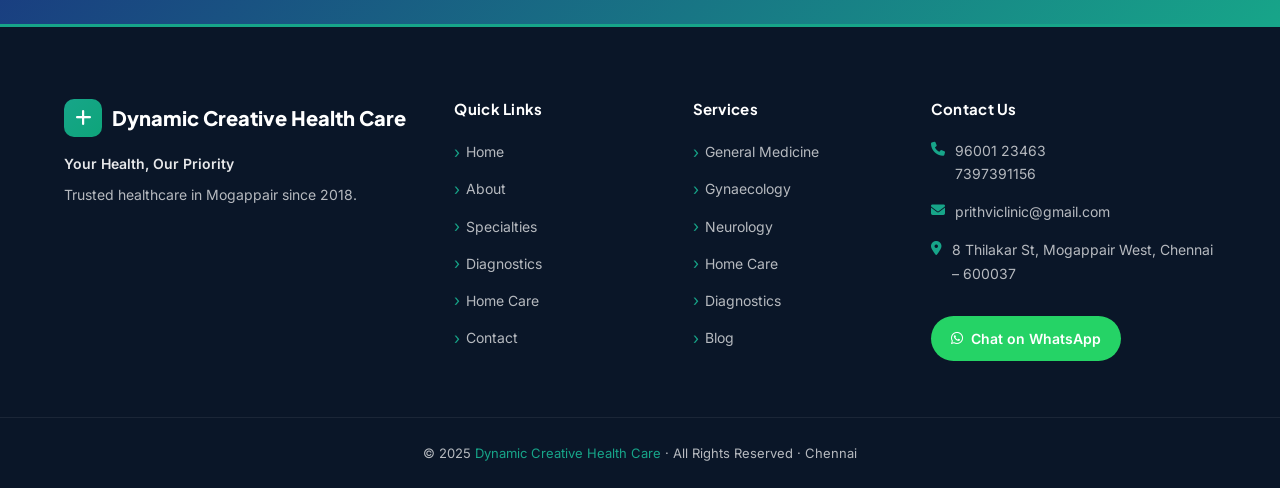
<file: services/neurology.html>
<!DOCTYPE html>
<html lang="en">
<head>
  <meta charset="UTF-8"/>
  <meta name="viewport" content="width=device-width,initial-scale=1.0"/>
  <title>Advanced Neurology | Dynamic Creative Health Care</title>
  <meta name="description" content="Expert neurological care at Dynamic Creative Health Care, Mogappair West, Chennai. Epilepsy, migraine, stroke, Parkinson's, and complete brain and nervous system treatment by a DM Neurologist."/>
  <link rel="preconnect" href="https://fonts.googleapis.com"/>
  <link rel="preconnect" href="https://fonts.gstatic.com" crossorigin/>
  <link href="https://fonts.googleapis.com/css2?family=Plus+Jakarta+Sans:wght@400;500;600;700;800&family=Inter:wght@400;500;600&display=swap" rel="stylesheet"/>
  <link rel="stylesheet" href="https://cdnjs.cloudflare.com/ajax/libs/font-awesome/6.5.1/css/all.min.css"/>
  <link rel="stylesheet" href="../css/styles.css"/>
  <style>
    /* ── Page-specific styles ── */
    .service-hero {
      background: linear-gradient(135deg, #1a237e 0%, #17A589 100%);
      padding: 120px 0 70px;
      color: #fff;
      text-align: center;
    }
    .service-hero .hero-badge {
      display: inline-flex;
      align-items: center;
      gap: 8px;
      background: rgba(255,255,255,0.15);
      border: 1px solid rgba(255,255,255,0.3);
      color: #fff;
      padding: 6px 18px;
      border-radius: 50px;
      font-size: 0.85rem;
      font-weight: 600;
      letter-spacing: 0.04em;
      text-transform: uppercase;
      margin-bottom: 20px;
    }
    .service-hero h1 {
      font-size: clamp(2rem, 5vw, 3rem);
      font-weight: 800;
      margin-bottom: 16px;
      line-height: 1.2;
    }
    .service-hero p {
      font-size: 1.1rem;
      opacity: 0.9;
      max-width: 640px;
      margin: 0 auto 24px;
    }
    .breadcrumb {
      display: flex;
      align-items: center;
      justify-content: center;
      gap: 8px;
      font-size: 0.875rem;
      opacity: 0.8;
      flex-wrap: wrap;
    }
    .breadcrumb a { color: #fff; text-decoration: none; }
    .breadcrumb a:hover { text-decoration: underline; }
    .breadcrumb i { font-size: 0.65rem; }

    /* Overview */
    .service-overview {
      padding: 80px 0;
      background: var(--bg, #F8FAFC);
    }
    .overview-grid {
      display: grid;
      grid-template-columns: 1fr 1fr;
      gap: 60px;
      align-items: center;
    }
    .service-img-block {
      min-height: 320px;
      border-radius: 20px;
      display: flex;
      align-items: center;
      justify-content: center;
      background: linear-gradient(135deg, #1a237e, #17A589);
      position: relative;
      overflow: hidden;
    }
    .service-img-block i {
      font-size: 90px;
      color: #fff;
      opacity: 0.3;
    }
    .section-label {
      font-size: 0.8rem;
      font-weight: 700;
      letter-spacing: 0.1em;
      text-transform: uppercase;
      color: var(--secondary, #17A589);
      margin-bottom: 10px;
    }
    .overview-content h2 {
      font-size: clamp(1.5rem, 3vw, 2rem);
      font-weight: 800;
      color: var(--primary, #0A3D62);
      margin-bottom: 16px;
      line-height: 1.3;
    }
    .overview-content p {
      color: #555;
      line-height: 1.75;
      margin-bottom: 14px;
    }
    .service-checklist {
      list-style: none;
      padding: 0;
      margin: 24px 0 0;
      display: flex;
      flex-direction: column;
      gap: 10px;
    }
    .service-checklist li {
      display: flex;
      align-items: center;
      gap: 12px;
      font-size: 0.95rem;
      font-weight: 500;
      color: #333;
    }
    .service-checklist li i {
      color: var(--secondary, #17A589);
      font-size: 1rem;
      flex-shrink: 0;
    }

    /* Conditions */
    .conditions-section {
      padding: 80px 0;
      background: var(--bg-alt, #EEF2F7);
    }
    .section-header {
      text-align: center;
      margin-bottom: 50px;
    }
    .section-header h2 {
      font-size: clamp(1.6rem, 3.5vw, 2.2rem);
      font-weight: 800;
      color: var(--primary, #0A3D62);
      margin-bottom: 10px;
    }
    .section-header p {
      color: #666;
      max-width: 560px;
      margin: 0 auto;
      line-height: 1.7;
    }
    .conditions-grid {
      display: grid;
      grid-template-columns: repeat(3, 1fr);
      gap: 24px;
    }
    .condition-card {
      background: #fff;
      border-radius: 16px;
      padding: 28px 24px;
      box-shadow: 0 2px 12px rgba(0,0,0,0.06);
      transition: transform 0.25s ease, box-shadow 0.25s ease;
    }
    .condition-card:hover {
      transform: translateY(-4px);
      box-shadow: 0 8px 28px rgba(0,0,0,0.1);
    }
    .condition-icon {
      width: 52px;
      height: 52px;
      border-radius: 12px;
      background: linear-gradient(135deg, rgba(26,35,126,0.1), rgba(23,165,137,0.15));
      display: flex;
      align-items: center;
      justify-content: center;
      margin-bottom: 16px;
    }
    .condition-icon i {
      font-size: 1.3rem;
      color: #1a237e;
    }
    .condition-card h3 {
      font-size: 1rem;
      font-weight: 700;
      color: var(--primary, #0A3D62);
      margin-bottom: 8px;
    }
    .condition-card p {
      font-size: 0.875rem;
      color: #666;
      line-height: 1.65;
      margin: 0;
    }

    /* Diagnostic Tools */
    .diagnostics-section {
      padding: 80px 0;
      background: var(--bg-alt, #EEF2F7);
    }
    .diag-grid {
      display: grid;
      grid-template-columns: repeat(3, 1fr);
      gap: 24px;
    }
    .diag-card {
      background: #fff;
      border-radius: 16px;
      padding: 28px 20px;
      text-align: center;
      box-shadow: 0 2px 12px rgba(0,0,0,0.06);
      transition: transform 0.25s ease, box-shadow 0.25s ease;
    }
    .diag-card:hover {
      transform: translateY(-4px);
      box-shadow: 0 8px 28px rgba(0,0,0,0.1);
    }
    .diag-card i {
      font-size: 2rem;
      color: var(--secondary, #17A589);
      margin-bottom: 14px;
      display: block;
    }
    .diag-card h3 {
      font-size: 1rem;
      font-weight: 700;
      color: var(--primary, #0A3D62);
      margin-bottom: 6px;
    }
    .diag-card p {
      font-size: 0.85rem;
      color: #666;
      line-height: 1.6;
      margin: 0;
    }

    /* Process */
    .process-section {
      padding: 80px 0;
      background: #fff;
    }
    .process-steps {
      display: grid;
      grid-template-columns: repeat(4, 1fr);
      gap: 30px;
      margin-top: 10px;
      position: relative;
    }
    .process-steps::before {
      content: '';
      position: absolute;
      top: 36px;
      left: calc(12.5% + 16px);
      right: calc(12.5% + 16px);
      height: 2px;
      background: linear-gradient(90deg, #1a237e, var(--secondary, #17A589));
      z-index: 0;
    }
    .process-step {
      text-align: center;
      position: relative;
      z-index: 1;
    }
    .step-num {
      width: 72px;
      height: 72px;
      border-radius: 50%;
      background: linear-gradient(135deg, #1a237e, var(--secondary, #17A589));
      color: #fff;
      font-size: 1.4rem;
      font-weight: 800;
      display: flex;
      align-items: center;
      justify-content: center;
      margin: 0 auto 20px;
      box-shadow: 0 4px 16px rgba(26,35,126,0.3);
    }
    .process-step h3 {
      font-size: 1rem;
      font-weight: 700;
      color: var(--primary, #0A3D62);
      margin-bottom: 8px;
    }
    .process-step p {
      font-size: 0.875rem;
      color: #666;
      line-height: 1.65;
      margin: 0;
    }

    /* Doctor */
    .doctor-section {
      padding: 80px 0;
      background: var(--bg-alt, #EEF2F7);
    }
    .doc-mini-card {
      max-width: 480px;
      margin: 0 auto;
      display: block;
      background: #fff;
      border-radius: 20px;
      padding: 40px 36px;
      box-shadow: 0 4px 24px rgba(0,0,0,0.08);
      text-align: center;
    }
    .doc-avatar {
      width: 100px;
      height: 100px;
      border-radius: 50%;
      overflow: hidden;
      margin: 0 auto 20px;
      border: 3px solid rgba(26,35,126,0.35);
      box-shadow: 0 6px 18px rgba(26,35,126,0.2);
    }
    .doc-avatar img {
      width: 100%;
      height: 100%;
      object-fit: cover;
      display: block;
    }
    .doc-mini-card h3 {
      font-size: 1.25rem;
      font-weight: 800;
      color: var(--primary, #0A3D62);
      margin-bottom: 6px;
    }
    .doc-mini-card .doc-quals {
      font-size: 0.875rem;
      color: #666;
      margin-bottom: 12px;
    }
    .doc-badge {
      display: inline-block;
      background: linear-gradient(135deg, rgba(26,35,126,0.1), rgba(23,165,137,0.15));
      color: #1a237e;
      font-size: 0.78rem;
      font-weight: 700;
      padding: 4px 14px;
      border-radius: 50px;
      margin-bottom: 16px;
      letter-spacing: 0.03em;
    }
    .doc-mini-card p {
      font-size: 0.9rem;
      color: #555;
      line-height: 1.7;
      margin-bottom: 24px;
    }

    /* CTA Band */
    .cta-band {
      background: linear-gradient(135deg, #1a237e 0%, #17A589 100%);
      padding: 70px 0;
      text-align: center;
      color: #fff;
    }
    .cta-band h2 {
      font-size: clamp(1.6rem, 4vw, 2.4rem);
      font-weight: 800;
      margin-bottom: 14px;
    }
    .cta-band p {
      font-size: 1.05rem;
      opacity: 0.9;
      max-width: 520px;
      margin: 0 auto 32px;
      line-height: 1.7;
    }
    .cta-band .btn-group {
      display: flex;
      gap: 16px;
      justify-content: center;
      flex-wrap: wrap;
    }
    .btn-white {
      background: #fff;
      color: #1a237e;
      padding: 14px 32px;
      border-radius: 8px;
      font-weight: 700;
      font-size: 0.95rem;
      text-decoration: none;
      display: inline-flex;
      align-items: center;
      gap: 8px;
      transition: transform 0.2s ease, box-shadow 0.2s ease;
    }
    .btn-white:hover {
      transform: translateY(-2px);
      box-shadow: 0 6px 20px rgba(0,0,0,0.15);
    }
    .btn-outline-white {
      background: transparent;
      color: #fff;
      border: 2px solid #fff;
      padding: 13px 32px;
      border-radius: 8px;
      font-weight: 700;
      font-size: 0.95rem;
      text-decoration: none;
      display: inline-flex;
      align-items: center;
      gap: 8px;
      transition: background 0.2s ease, transform 0.2s ease;
    }
    .btn-outline-white:hover {
      background: rgba(255,255,255,0.15);
      transform: translateY(-2px);
    }

    @media (max-width: 900px) {
      .overview-grid { grid-template-columns: 1fr; gap: 36px; }
      .conditions-grid { grid-template-columns: repeat(2, 1fr); }
      .diag-grid { grid-template-columns: repeat(2, 1fr); }
      .process-steps { grid-template-columns: repeat(2, 1fr); }
      .process-steps::before { display: none; }
    }
    @media (max-width: 600px) {
      .conditions-grid { grid-template-columns: 1fr; }
      .diag-grid { grid-template-columns: 1fr; }
      .process-steps { grid-template-columns: 1fr; }
    }
  </style>
</head>
<body>

  <!-- Emergency Bar -->
  <div id="emergency-bar">
    <div class="container">
      <div class="emergency-text">🚨 Emergency? Call us 24/7 — <a href="tel:9600123463">96001 23463</a></div>
      <div class="social-icons">
        <a href="#" aria-label="Facebook"><i class="fab fa-facebook-f"></i></a>
        <a href="#" aria-label="Instagram"><i class="fab fa-instagram"></i></a>
        <a href="#" aria-label="YouTube"><i class="fab fa-youtube"></i></a>
      </div>
    </div>
  </div>

  <!-- Navbar -->
  <nav id="navbar">
    <div class="container">
      <a href="../index.html" class="nav-logo">
        <div class="logo-icon"><i class="fa-solid fa-plus"></i></div>
        Dynamic Creative Health Care
      </a>
      <div class="nav-links">
        <a href="../index.html">Home</a>
        <a href="../index.html#about">About</a>
        <div class="nav-dropdown">
          <button class="nav-drop-toggle">Services <i class="fa-solid fa-chevron-down fa-xs"></i></button>
          <div class="nav-drop-menu">
            <a href="../services/general-medicine.html"><i class="fa-solid fa-stethoscope"></i> General Medicine</a>
            <a href="../services/gynecology.html"><i class="fa-solid fa-venus"></i> Gynecology</a>
            <a href="../services/neurology.html"><i class="fa-solid fa-brain"></i> Neurology</a>
          </div>
        </div>
        <a href="../diagnostics.html">Diagnostics</a>
        <a href="../homecare.html">Home Care</a>
        <a href="../blog/index.html">Blog</a>
        <a href="../index.html#contact">Contact</a>
      </div>
      <a href="../index.html#appointment" class="btn btn-primary nav-cta">
        <i class="fa-regular fa-calendar-check"></i> Book Appointment
      </a>
      <button class="hamburger" id="hamburger"><span></span><span></span><span></span></button>
    </div>
  </nav>
  <div class="mobile-nav" id="mobileNav">
    <a href="../index.html" onclick="closeMobileNav()">Home</a>
    <a href="../index.html#about" onclick="closeMobileNav()">About</a>
    <div class="mobile-divider"></div>
    <a href="../services/general-medicine.html" onclick="closeMobileNav()">General Medicine</a>
    <a href="../services/gynecology.html" onclick="closeMobileNav()">Gynecology</a>
    <a href="../services/neurology.html" onclick="closeMobileNav()">Neurology</a>
    <div class="mobile-divider"></div>
    <a href="../diagnostics.html" onclick="closeMobileNav()">Diagnostics</a>
    <a href="../homecare.html" onclick="closeMobileNav()">Home Care</a>
    <a href="../blog/index.html" onclick="closeMobileNav()">Blog</a>
    <a href="../index.html#contact" onclick="closeMobileNav()">Contact</a>
    <a href="../index.html#appointment" class="btn btn-primary mobile-nav-cta" onclick="closeMobileNav()">Book Appointment</a>
  </div>

  <!-- Hero -->
  <section class="service-hero">
    <div class="container">
      <div class="hero-badge"><i class="fa-solid fa-brain"></i> Advanced Neurology</div>
      <h1>Expert Neurological Care</h1>
      <p>Diagnosis and treatment of complex brain, spine, and nervous system conditions with advanced neurological tools.</p>
      <nav class="breadcrumb">
        <a href="../index.html">Home</a>
        <i class="fa-solid fa-chevron-right"></i>
        <span>Services</span>
        <i class="fa-solid fa-chevron-right"></i>
        <span>Advanced Neurology</span>
      </nav>
    </div>
  </section>

  <!-- Section 1: Overview -->
  <section class="service-overview reveal">
    <div class="container">
      <div class="overview-grid">
        <div class="service-img-block reveal">
          <img src="../images/neurology.svg" alt="Advanced Neurology">
        </div>
        <div class="overview-content reveal reveal-delay-1">
          <p class="section-label">About This Service</p>
          <h2>Comprehensive Neurological Expertise</h2>
          <p>Dynamic Creative Health Care's Neurology department offers specialist-level care for the full range of neurological conditions, from common headaches and epilepsy to complex movement disorders and neurodegenerative diseases. Dr. K. Sankara Subramanian — a qualified DM Neurologist — brings extensive sub-specialist expertise to every case, ensuring precise diagnosis and tailored management plans.</p>
          <p>Our neurological services are supported by advanced diagnostic equipment including EEG, EMG, and nerve conduction studies, enabling us to investigate and confirm diagnoses with confidence. We believe in a thorough, patient-centered approach that addresses not only the condition itself but also its impact on quality of life, daily function, and long-term outcomes.</p>
          <ul class="service-checklist">
            <li><i class="fa-solid fa-circle-check"></i> Epilepsy &amp; seizure management</li>
            <li><i class="fa-solid fa-circle-check"></i> Headache &amp; migraine treatment</li>
            <li><i class="fa-solid fa-circle-check"></i> Stroke diagnosis &amp; rehabilitation</li>
            <li><i class="fa-solid fa-circle-check"></i> Sleep disorder treatment</li>
            <li><i class="fa-solid fa-circle-check"></i> Neuromuscular disease care</li>
          </ul>
        </div>
      </div>
    </div>
  </section>

  <!-- Section 2: Conditions We Treat -->
  <section class="conditions-section reveal">
    <div class="container">
      <div class="section-header">
        <h2>Conditions We Treat</h2>
        <p>From epilepsy and migraines to Parkinson's and dementia — we provide expert care for the complete spectrum of neurological disorders.</p>
      </div>
      <div class="conditions-grid">
        <div class="condition-card reveal">
          <div class="condition-icon"><i class="fa-solid fa-bolt"></i></div>
          <h3>Epilepsy &amp; Seizures</h3>
          <p>EEG-guided seizure management and medication optimization.</p>
        </div>
        <div class="condition-card reveal reveal-delay-1">
          <div class="condition-icon"><i class="fa-solid fa-head-side-virus"></i></div>
          <h3>Headaches &amp; Migraines</h3>
          <p>Diagnosis and preventive migraine therapy.</p>
        </div>
        <div class="condition-card reveal reveal-delay-1">
          <div class="condition-icon"><i class="fa-solid fa-person-dots-from-line"></i></div>
          <h3>Stroke</h3>
          <p>Acute management and long-term rehabilitation planning.</p>
        </div>
        <div class="condition-card reveal">
          <div class="condition-icon"><i class="fa-solid fa-moon"></i></div>
          <h3>Sleep Disorders</h3>
          <p>Sleep study, insomnia, sleep apnea diagnosis &amp; treatment.</p>
        </div>
        <div class="condition-card reveal reveal-delay-1">
          <div class="condition-icon"><i class="fa-solid fa-hand-dots"></i></div>
          <h3>Parkinson's Disease</h3>
          <p>Tremor management and movement disorder care.</p>
        </div>
        <div class="condition-card reveal reveal-delay-1">
          <div class="condition-icon"><i class="fa-solid fa-brain"></i></div>
          <h3>Dementia</h3>
          <p>Cognitive assessment and memory disorder management.</p>
        </div>
        <div class="condition-card reveal">
          <div class="condition-icon"><i class="fa-solid fa-spine"></i></div>
          <h3>Spine Disorders</h3>
          <p>Cervical/lumbar disc disease, myelopathy management.</p>
        </div>
        <div class="condition-card reveal reveal-delay-1">
          <div class="condition-icon"><i class="fa-solid fa-network-wired"></i></div>
          <h3>Peripheral Neuropathy</h3>
          <p>NCS/EMG-guided nerve damage diagnosis and treatment.</p>
        </div>
        <div class="condition-card reveal reveal-delay-1">
          <div class="condition-icon"><i class="fa-solid fa-eye"></i></div>
          <h3>Multiple Sclerosis</h3>
          <p>Diagnosis, disease modification and symptom management.</p>
        </div>
      </div>
    </div>
  </section>

  <!-- Section 3: Diagnostic Tools -->
  <section class="diagnostics-section reveal">
    <div class="container">
      <div class="section-header">
        <h2>Neurological Diagnostic Arsenal</h2>
        <p>State-of-the-art investigations to ensure accurate diagnosis and optimal treatment planning.</p>
      </div>
      <div class="diag-grid">
        <div class="diag-card reveal">
          <i class="fa-solid fa-wave-square"></i>
          <h3>EEG</h3>
          <p>Electroencephalography for seizure detection and brain activity mapping.</p>
        </div>
        <div class="diag-card reveal reveal-delay-1">
          <i class="fa-solid fa-bolt"></i>
          <h3>EMG</h3>
          <p>Electromyography to assess muscle and motor neuron function.</p>
        </div>
        <div class="diag-card reveal reveal-delay-1">
          <i class="fa-solid fa-network-wired"></i>
          <h3>NCS</h3>
          <p>Nerve conduction study for peripheral nerve and neuropathy evaluation.</p>
        </div>
        <div class="diag-card reveal">
          <i class="fa-solid fa-moon"></i>
          <h3>Sleep Study</h3>
          <p>Polysomnography and sleep analysis for sleep apnea and insomnia diagnosis.</p>
        </div>
        <div class="diag-card reveal reveal-delay-1">
          <i class="fa-solid fa-wind"></i>
          <h3>BiPAP / CPAP</h3>
          <p>Non-invasive ventilatory support for sleep-disordered breathing.</p>
        </div>
        <div class="diag-card reveal reveal-delay-1">
          <i class="fa-solid fa-heart-pulse"></i>
          <h3>24 Hr Holter</h3>
          <p>Ambulatory cardiac monitoring to detect arrhythmias related to neurological events.</p>
        </div>
      </div>
    </div>
  </section>

  <!-- Section 4: Doctor -->
  <section class="doctor-section reveal">
    <div class="container">
      <div class="section-header">
        <h2>Your Doctor</h2>
        <p>Meet the neurologist leading your specialist care.</p>
      </div>
      <div class="doc-mini-card reveal">
        <div class="doc-avatar"><img src="../images/doctor-sankara.svg" alt="Dr. K. Sankara Subramanian"></div>
        <h3>Dr. K. Sankara Subramanian</h3>
        <p class="doc-quals">M.D., D.M. (Neurology)</p>
        <span class="doc-badge">Consultant Neurologist</span>
        <p>Dr. K. Sankara Subramanian is a highly trained Consultant Neurologist holding a DM in Neurology. With deep expertise across the full spectrum of neurological disorders — from epilepsy and stroke to movement disorders and neuromuscular diseases — he delivers precise, evidence-based care backed by advanced diagnostic tools and a compassionate approach.</p>
        <a href="../index.html#appointment" class="btn btn-primary" style="display:inline-flex;align-items:center;gap:8px;">
          <i class="fa-regular fa-calendar-check"></i> Book Appointment
        </a>
      </div>
    </div>
  </section>

  <!-- Section 5: CTA Band -->
  <section class="cta-band reveal">
    <div class="container">
      <h2>Ready to See a Doctor?</h2>
      <p>Don't ignore neurological symptoms. Book a specialist consultation today and get clarity on your diagnosis and treatment path.</p>
      <div class="btn-group">
        <a href="../index.html#appointment" class="btn-white">
          <i class="fa-regular fa-calendar-check"></i> Book Appointment
        </a>
        <a href="tel:9600123463" class="btn-outline-white" style="color:white;border-color:white;">
          <i class="fa-solid fa-phone"></i> Call Now
        </a>
      </div>
    </div>
  </section>

  <!-- Footer -->
  <footer id="footer">
    <div class="container">
      <div class="footer-grid">
        <div class="footer-col">
          <div class="footer-logo"><div class="fl-icon"><i class="fa-solid fa-plus"></i></div>Dynamic Creative Health Care</div>
          <p style="margin-bottom:6px;font-weight:600;color:rgba(255,255,255,0.9);">Your Health, Our Priority</p>
          <p>Trusted healthcare in Mogappair since 2018.</p>
        </div>
        <div class="footer-col">
          <h4>Quick Links</h4>
          <nav class="footer-links">
            <a href="../index.html">Home</a>
            <a href="../index.html#about">About</a>
            <a href="../index.html#specialties">Specialties</a>
            <a href="../diagnostics.html">Diagnostics</a>
            <a href="../homecare.html">Home Care</a>
            <a href="../index.html#contact">Contact</a>
          </nav>
        </div>
        <div class="footer-col">
          <h4>Services</h4>
          <nav class="footer-links">
            <a href="../services/general-medicine.html">General Medicine</a>
            <a href="../services/gynecology.html">Gynaecology</a>
            <a href="../services/neurology.html">Neurology</a>
            <a href="../homecare.html">Home Care</a>
            <a href="../diagnostics.html">Diagnostics</a>
            <a href="../blog/index.html">Blog</a>
          </nav>
        </div>
        <div class="footer-col">
          <h4>Contact Us</h4>
          <div class="footer-contact-item"><i class="fa-solid fa-phone"></i><div><a href="tel:9600123463">96001 23463</a><br/><a href="tel:7397391156">7397391156</a></div></div>
          <div class="footer-contact-item"><i class="fa-solid fa-envelope"></i><a href="mailto:prithviclinic@gmail.com">prithviclinic@gmail.com</a></div>
          <div class="footer-contact-item"><i class="fa-solid fa-location-dot"></i><span>8 Thilakar St, Mogappair West, Chennai – 600037</span></div>
          <a href="https://wa.me/917397391156" class="footer-wa-btn" target="_blank"><i class="fab fa-whatsapp"></i> Chat on WhatsApp</a>
        </div>
      </div>
    </div>
    <div class="footer-bottom"><div class="container">© 2025 <span>Dynamic Creative Health Care</span> · All Rights Reserved · Chennai</div></div>
  </footer>

  <!-- Floating Elements -->
  <div class="float-wrap">
    <button id="scrollTop" aria-label="Scroll to top"><i class="fa-solid fa-chevron-up"></i></button>
    <div class="wa-float">
      <div class="wa-pulse"></div>
      <a href="https://wa.me/917397391156" target="_blank" rel="noopener" aria-label="WhatsApp"><i class="fab fa-whatsapp"></i></a>
      <div class="wa-tooltip">Chat with us</div>
    </div>
  </div>

  <script src="../js/main.js"></script>
</body>
</html>
</file>
<file: css/styles.css>
/* ============================================================
   DYNAMIC CREATIVE HEALTH CARE — SHARED STYLESHEET
   Fonts: Plus Jakarta Sans (headings) + Inter (body)
   CDN: Font Awesome 6.5.1
============================================================ */

/* ── Variables ─────────────────────────────────────────── */
:root {
  --primary:    #0A3D62;
  --secondary:  #17A589;
  --accent:     #F0B429;
  --bg:         #F8FAFC;
  --bg-alt:     #EEF2F7;
  --text-dark:  #1A202C;
  --text-body:  #4A5568;
  --white:      #FFFFFF;
  --dark-footer:#0A1628;
  --shadow-sm:  0 2px 8px rgba(10,61,98,0.08);
  --shadow-md:  0 8px 30px rgba(10,61,98,0.12);
  --shadow-lg:  0 20px 60px rgba(10,61,98,0.18);
  --radius:     12px;
  --radius-lg:  20px;
  --transition: all 0.3s ease;
}

/* ── Reset ─────────────────────────────────────────────── */
*, *::before, *::after { box-sizing: border-box; margin: 0; padding: 0; }
html { scroll-behavior: smooth; }
body {
  font-family: 'Inter', sans-serif;
  font-size: 16px;
  line-height: 1.7;
  color: var(--text-body);
  background: var(--bg);
  overflow-x: hidden;
}
h1,h2,h3,h4,h5,h6 { font-family: 'Plus Jakarta Sans', sans-serif; color: var(--text-dark); line-height: 1.3; }
h1 { font-size: clamp(32px,5vw,52px); font-weight: 800; }
h2 { font-size: clamp(24px,3.5vw,36px); font-weight: 700; }
h3 { font-size: clamp(17px,2.5vw,24px); font-weight: 600; }
a { text-decoration: none; color: inherit; }
img { max-width: 100%; display: block; }
ul { list-style: none; }
button { cursor: pointer; border: none; outline: none; font-family: inherit; }
input,select,textarea { font-family: inherit; }
section { padding: 90px 0; }

/* ── Layout ────────────────────────────────────────────── */
.container { max-width: 1200px; margin: 0 auto; padding: 0 24px; }
.section-header { text-align: center; margin-bottom: 56px; }
.section-header p { max-width: 560px; margin: 16px auto 0; color: var(--text-body); }
.section-label {
  display: inline-block;
  background: rgba(23,165,137,0.1);
  color: var(--secondary);
  font-size: 12px; font-weight: 600;
  letter-spacing: 1.5px; text-transform: uppercase;
  padding: 6px 16px; border-radius: 50px; margin-bottom: 14px;
}
.section-label.light { background: rgba(23,165,137,0.2); color: #5de8cc; }

/* ── Buttons ───────────────────────────────────────────── */
.btn {
  display: inline-flex; align-items: center; gap: 8px;
  padding: 13px 26px; border-radius: 50px;
  font-family: 'Plus Jakarta Sans', sans-serif;
  font-weight: 600; font-size: 15px;
  transition: var(--transition); cursor: pointer;
}
.btn-primary { background: var(--secondary); color: var(--white); box-shadow: 0 4px 15px rgba(23,165,137,0.35); }
.btn-primary:hover { background: #13967a; transform: translateY(-2px); box-shadow: 0 8px 25px rgba(23,165,137,0.45); }
.btn-outline { background: transparent; color: var(--secondary); border: 2px solid var(--secondary); }
.btn-outline:hover { background: var(--secondary); color: var(--white); transform: translateY(-2px); }
.btn-white { background: var(--white); color: var(--primary); }
.btn-white:hover { background: var(--accent); transform: translateY(-2px); }
.btn-sm { padding: 9px 20px; font-size: 13px; }
.btn-full { width: 100%; justify-content: center; }

/* ── Reveal Animations ─────────────────────────────────── */
.reveal { opacity: 0; transform: translateY(36px); transition: opacity 0.7s ease, transform 0.7s ease; }
.reveal.visible { opacity: 1; transform: translateY(0); }
.reveal-delay-1 { transition-delay: 0.1s; }
.reveal-delay-2 { transition-delay: 0.2s; }
.reveal-delay-3 { transition-delay: 0.3s; }
.reveal-delay-4 { transition-delay: 0.4s; }

/* ─────────────────────────────────────────────────────────
   EMERGENCY BAR
───────────────────────────────────────────────────────── */
#emergency-bar {
  background: var(--primary); color: var(--white);
  padding: 10px 0; font-size: 13px; font-weight: 500;
  position: relative; z-index: 1001;
}
#emergency-bar .container { display: flex; align-items: center; justify-content: space-between; gap: 16px; flex-wrap: wrap; }
#emergency-bar .emergency-text a { color: var(--accent); font-weight: 700; }
#emergency-bar .social-icons { display: flex; gap: 14px; }
#emergency-bar .social-icons a { color: rgba(255,255,255,0.75); font-size: 14px; transition: var(--transition); }
#emergency-bar .social-icons a:hover { color: var(--white); }

/* ─────────────────────────────────────────────────────────
   NAVBAR
───────────────────────────────────────────────────────── */
#navbar {
  position: sticky; top: 0; z-index: 1000;
  background: rgba(255,255,255,0.88);
  backdrop-filter: blur(14px); -webkit-backdrop-filter: blur(14px);
  border-bottom: 1px solid rgba(10,61,98,0.06);
  transition: var(--transition);
}
#navbar.scrolled { background: rgba(255,255,255,0.98); box-shadow: var(--shadow-md); }
#navbar .container { display: flex; align-items: center; justify-content: space-between; padding-top: 14px; padding-bottom: 14px; gap: 20px; }
.nav-logo { display: flex; align-items: center; gap: 10px; font-family: 'Plus Jakarta Sans',sans-serif; font-size: 20px; font-weight: 800; color: var(--primary); white-space: nowrap; }
.nav-logo .logo-icon { width: 38px; height: 38px; background: linear-gradient(135deg,var(--primary),var(--secondary)); border-radius: 10px; display: flex; align-items: center; justify-content: center; color: var(--white); font-size: 18px; flex-shrink: 0; }

/* Nav links */
.nav-links { display: flex; align-items: center; gap: 2px; }
.nav-links > a, .nav-dropdown > .nav-drop-toggle {
  font-family: 'Plus Jakarta Sans',sans-serif; font-size: 14px; font-weight: 600;
  color: var(--text-dark); padding: 8px 13px; border-radius: 8px;
  position: relative; transition: var(--transition); white-space: nowrap;
  display: flex; align-items: center; gap: 4px; cursor: pointer;
  background: none; border: none; outline: none;
}
.nav-links > a::after, .nav-dropdown > .nav-drop-toggle::after {
  content: ''; position: absolute; bottom: 2px; left: 50%; transform: translateX(-50%);
  width: 0; height: 2px; background: var(--secondary); border-radius: 2px; transition: var(--transition);
}
.nav-links > a:hover, .nav-links > a.active,
.nav-dropdown:hover > .nav-drop-toggle { color: var(--secondary); }
.nav-links > a:hover::after, .nav-links > a.active::after,
.nav-dropdown:hover > .nav-drop-toggle::after { width: calc(100% - 26px); }

/* Dropdown */
.nav-dropdown { position: relative; }
.nav-drop-menu {
  position: absolute; top: calc(100% + 8px); left: 0;
  background: var(--white); border-radius: var(--radius);
  box-shadow: var(--shadow-lg); padding: 8px;
  min-width: 230px; display: none; flex-direction: column;
  border: 1px solid rgba(10,61,98,0.06);
  z-index: 500;
}
.nav-dropdown:hover .nav-drop-menu { display: flex; }
.nav-drop-menu a {
  display: flex; align-items: center; gap: 10px;
  padding: 10px 14px; border-radius: 8px; font-size: 14px; font-weight: 500;
  color: var(--text-dark); transition: var(--transition);
}
.nav-drop-menu a i { color: var(--secondary); width: 18px; text-align: center; }
.nav-drop-menu a:hover { background: rgba(23,165,137,0.07); color: var(--secondary); }

/* Hamburger */
.hamburger { display: none; flex-direction: column; gap: 5px; cursor: pointer; padding: 8px; border-radius: 8px; background: none; }
.hamburger span { display: block; width: 24px; height: 2.5px; background: var(--primary); border-radius: 2px; transition: var(--transition); }
.hamburger.active span:nth-child(1) { transform: translateY(7.5px) rotate(45deg); }
.hamburger.active span:nth-child(2) { opacity: 0; }
.hamburger.active span:nth-child(3) { transform: translateY(-7.5px) rotate(-45deg); }

/* Mobile nav */
.mobile-nav {
  display: none; position: fixed; inset: 0; background: var(--primary);
  z-index: 999; flex-direction: column; align-items: center; justify-content: center;
  gap: 8px; opacity: 0; transition: opacity 0.3s ease;
}
.mobile-nav.open { display: flex; opacity: 1; }
.mobile-nav a { font-family: 'Plus Jakarta Sans',sans-serif; font-size: 22px; font-weight: 700; color: var(--white); padding: 12px 28px; border-radius: 12px; transition: var(--transition); }
.mobile-nav a:hover { background: rgba(255,255,255,0.1); color: var(--accent); }
.mobile-nav .mobile-divider { width: 40px; height: 2px; background: rgba(255,255,255,0.15); margin: 4px 0; border-radius: 2px; }
.mobile-nav-cta { margin-top: 12px; }

/* ─────────────────────────────────────────────────────────
   PAGE HERO (inner pages)
───────────────────────────────────────────────────────── */
.page-hero {
  background: linear-gradient(135deg, var(--primary) 0%, #1565c0 100%);
  padding: 80px 0 72px; position: relative; overflow: hidden;
}
.page-hero::before {
  content: ''; position: absolute; top: -120px; right: -120px;
  width: 500px; height: 500px;
  background: radial-gradient(circle, rgba(23,165,137,0.15) 0%, transparent 65%);
  border-radius: 50%;
}
.page-hero::after {
  content: ''; position: absolute; bottom: -80px; left: -80px;
  width: 350px; height: 350px;
  background: radial-gradient(circle, rgba(255,255,255,0.05) 0%, transparent 65%);
  border-radius: 50%;
}
.page-hero .container { position: relative; z-index: 1; }
.page-hero-content { max-width: 680px; }
.page-hero .breadcrumb { display: flex; align-items: center; gap: 8px; font-size: 13px; color: rgba(255,255,255,0.65); margin-bottom: 16px; }
.page-hero .breadcrumb a { color: rgba(255,255,255,0.65); transition: var(--transition); }
.page-hero .breadcrumb a:hover { color: var(--white); }
.page-hero .breadcrumb span { color: var(--accent); }
.page-hero h1 { color: var(--white); margin-bottom: 16px; }
.page-hero p { color: rgba(255,255,255,0.8); font-size: 18px; max-width: 560px; }
.page-hero .ph-badge {
  display: inline-flex; align-items: center; gap: 8px;
  background: rgba(255,255,255,0.12); border: 1px solid rgba(255,255,255,0.2);
  border-radius: 50px; padding: 7px 16px;
  color: var(--white); font-size: 13px; font-weight: 600; margin-bottom: 20px;
}

/* ─────────────────────────────────────────────────────────
   TESTIMONIALS
───────────────────────────────────────────────────────── */
#testimonials { background: var(--bg-alt); overflow: hidden; }
.testimonials-wrap { position: relative; }
.testimonials-track { display: flex; gap: 24px; transition: transform 0.5s ease; }
.testimonial-card {
  flex: 0 0 calc(33.333% - 16px);
  background: var(--white); border-radius: var(--radius-lg);
  padding: 36px 32px; box-shadow: var(--shadow-sm);
  border-top: 4px solid transparent; transition: var(--transition);
  position: relative;
}
.testimonial-card:hover { transform: translateY(-6px); box-shadow: var(--shadow-md); border-top-color: var(--secondary); }
.testimonial-card .quote-icon { font-size: 40px; color: rgba(23,165,137,0.15); line-height: 1; margin-bottom: 16px; font-family: Georgia, serif; }
.testimonial-card p { font-size: 15px; color: var(--text-body); margin-bottom: 24px; font-style: italic; line-height: 1.8; }
.testimonial-author { display: flex; align-items: center; gap: 14px; }
.ta-avatar { width: 48px; height: 48px; border-radius: 50%; background: linear-gradient(135deg,var(--primary),var(--secondary)); display: flex; align-items: center; justify-content: center; font-family: 'Plus Jakarta Sans',sans-serif; font-size: 16px; font-weight: 700; color: var(--white); flex-shrink: 0; }
.ta-info strong { display: block; font-size: 15px; font-weight: 700; color: var(--text-dark); }
.ta-info span { font-size: 13px; color: var(--text-body); }
.ta-stars { color: var(--accent); font-size: 13px; margin-top: 2px; }
.testimonials-nav { display: flex; justify-content: center; gap: 12px; margin-top: 36px; }
.t-dot { width: 10px; height: 10px; border-radius: 50%; background: rgba(10,61,98,0.15); cursor: pointer; transition: var(--transition); border: none; }
.t-dot.active { background: var(--secondary); transform: scale(1.3); }
.testimonials-arrows { display: flex; justify-content: center; gap: 12px; margin-top: 16px; }
.t-arrow { width: 44px; height: 44px; border-radius: 50%; background: var(--white); border: 1.5px solid rgba(10,61,98,0.12); display: flex; align-items: center; justify-content: center; color: var(--primary); font-size: 14px; cursor: pointer; transition: var(--transition); }
.t-arrow:hover { background: var(--secondary); color: var(--white); border-color: var(--secondary); }

/* ─────────────────────────────────────────────────────────
   BLOG — INDEX
───────────────────────────────────────────────────────── */
.blog-filters { display: flex; gap: 10px; flex-wrap: wrap; justify-content: center; margin-bottom: 48px; }
.filter-btn { padding: 8px 20px; border-radius: 50px; font-size: 13px; font-weight: 600; border: 1.5px solid rgba(10,61,98,0.15); color: var(--text-body); background: var(--white); cursor: pointer; transition: var(--transition); }
.filter-btn.active, .filter-btn:hover { background: var(--secondary); color: var(--white); border-color: var(--secondary); }

.blog-grid { display: grid; grid-template-columns: repeat(3, 1fr); gap: 28px; }
.blog-card {
  background: var(--white); border-radius: var(--radius-lg);
  overflow: hidden; box-shadow: var(--shadow-sm);
  transition: var(--transition); display: flex; flex-direction: column;
}
.blog-card:hover { transform: translateY(-8px); box-shadow: var(--shadow-md); }
.blog-card-thumb {
  height: 200px; position: relative; overflow: hidden;
}
.blog-card-thumb .thumb-bg {
  width: 100%; height: 100%;
  display: flex; align-items: center; justify-content: center;
}
.blog-card-thumb .thumb-icon { font-size: 52px; opacity: 0.9; }
.blog-cat-badge {
  position: absolute; top: 14px; left: 14px;
  background: var(--white); color: var(--secondary);
  font-size: 11px; font-weight: 700; letter-spacing: 1px; text-transform: uppercase;
  padding: 5px 12px; border-radius: 50px; box-shadow: var(--shadow-sm);
}
.blog-card-body { padding: 24px; flex: 1; display: flex; flex-direction: column; }
.blog-meta { display: flex; align-items: center; gap: 14px; font-size: 12px; color: var(--text-body); margin-bottom: 12px; }
.blog-meta span { display: flex; align-items: center; gap: 5px; }
.blog-card h3 { font-size: 18px; margin-bottom: 10px; color: var(--text-dark); line-height: 1.4; }
.blog-card h3 a { transition: var(--transition); }
.blog-card h3 a:hover { color: var(--secondary); }
.blog-card p { font-size: 14px; color: var(--text-body); flex: 1; margin-bottom: 18px; line-height: 1.7; }
.blog-read-more { display: inline-flex; align-items: center; gap: 6px; color: var(--secondary); font-weight: 600; font-size: 14px; transition: var(--transition); margin-top: auto; }
.blog-read-more:hover { gap: 10px; }

/* Featured blog card */
.blog-featured {
  grid-column: span 3;
  display: grid; grid-template-columns: 1.4fr 1fr;
  background: var(--white); border-radius: var(--radius-lg);
  overflow: hidden; box-shadow: var(--shadow-md);
  margin-bottom: 8px; transition: var(--transition);
}
.blog-featured:hover { transform: translateY(-4px); box-shadow: var(--shadow-lg); }
.blog-featured .blog-card-thumb { height: 100%; min-height: 280px; }
.blog-featured .blog-card-body { padding: 40px; }
.blog-featured h3 { font-size: 24px; }

/* ─────────────────────────────────────────────────────────
   BLOG POST
───────────────────────────────────────────────────────── */
.blog-post-layout { display: grid; grid-template-columns: 1fr 340px; gap: 48px; align-items: start; }
.blog-article { background: var(--white); border-radius: var(--radius-lg); padding: 48px; box-shadow: var(--shadow-sm); }
.blog-article .article-meta { display: flex; flex-wrap: wrap; gap: 16px; font-size: 13px; color: var(--text-body); margin-bottom: 32px; padding-bottom: 24px; border-bottom: 1px solid var(--bg-alt); }
.blog-article .article-meta span { display: flex; align-items: center; gap: 6px; }
.blog-article .article-meta i { color: var(--secondary); }
.blog-article h1 { font-size: clamp(24px,3vw,36px); margin-bottom: 24px; color: var(--primary); }
.blog-article h2 { font-size: 24px; color: var(--primary); margin: 36px 0 16px; }
.blog-article h3 { font-size: 19px; color: var(--text-dark); margin: 28px 0 12px; }
.blog-article p { margin-bottom: 18px; line-height: 1.85; }
.blog-article ul, .blog-article ol { padding-left: 24px; margin-bottom: 18px; }
.blog-article ul { list-style: disc; }
.blog-article ol { list-style: decimal; }
.blog-article li { margin-bottom: 8px; line-height: 1.7; }
.blog-article strong { color: var(--text-dark); font-weight: 600; }
.blog-callout {
  background: rgba(23,165,137,0.07); border-left: 4px solid var(--secondary);
  border-radius: 0 var(--radius) var(--radius) 0;
  padding: 20px 24px; margin: 28px 0; font-size: 15px;
}
.blog-callout strong { color: var(--secondary); display: block; margin-bottom: 6px; }
.blog-tip {
  background: rgba(240,180,41,0.08); border-left: 4px solid var(--accent);
  border-radius: 0 var(--radius) var(--radius) 0;
  padding: 20px 24px; margin: 28px 0;
}
.blog-tip strong { color: #b8860b; display: block; margin-bottom: 6px; }
.blog-share { display: flex; align-items: center; gap: 12px; margin-top: 40px; padding-top: 28px; border-top: 1px solid var(--bg-alt); flex-wrap: wrap; }
.blog-share span { font-weight: 600; font-size: 14px; color: var(--text-dark); }
.share-btn { display: flex; align-items: center; gap: 7px; padding: 8px 16px; border-radius: 8px; font-size: 13px; font-weight: 600; color: var(--white); transition: var(--transition); }
.share-btn:hover { opacity: 0.85; transform: translateY(-1px); }
.share-btn.fb { background: #1877F2; }
.share-btn.tw { background: #1DA1F2; }
.share-btn.wa { background: #25D366; }

/* Blog Sidebar */
.blog-sidebar { display: flex; flex-direction: column; gap: 24px; position: sticky; top: 90px; }
.sidebar-card { background: var(--white); border-radius: var(--radius-lg); padding: 28px; box-shadow: var(--shadow-sm); }
.sidebar-card h4 { font-size: 16px; font-weight: 700; color: var(--primary); margin-bottom: 18px; padding-bottom: 12px; border-bottom: 2px solid var(--secondary); display: inline-block; }
.related-post { display: flex; gap: 12px; margin-bottom: 16px; padding-bottom: 16px; border-bottom: 1px solid var(--bg-alt); }
.related-post:last-child { border-bottom: none; margin-bottom: 0; padding-bottom: 0; }
.related-post .rp-icon { width: 44px; height: 44px; border-radius: 10px; display: flex; align-items: center; justify-content: center; font-size: 18px; flex-shrink: 0; }
.related-post .rp-text a { font-size: 13px; font-weight: 600; color: var(--text-dark); line-height: 1.4; display: block; margin-bottom: 3px; transition: var(--transition); }
.related-post .rp-text a:hover { color: var(--secondary); }
.related-post .rp-text span { font-size: 11px; color: var(--text-body); }
.sidebar-cta-card { background: linear-gradient(135deg,var(--primary),var(--secondary)); border-radius: var(--radius-lg); padding: 28px; color: var(--white); }
.sidebar-cta-card h4 { color: var(--white); border-bottom-color: rgba(255,255,255,0.3); margin-bottom: 12px; }
.sidebar-cta-card p { font-size: 14px; color: rgba(255,255,255,0.85); margin-bottom: 18px; }

/* ─────────────────────────────────────────────────────────
   SERVICE PAGES
───────────────────────────────────────────────────────── */
.service-overview { display: grid; grid-template-columns: 1fr 1fr; gap: 64px; align-items: center; }
.service-img-block { border-radius: var(--radius-lg); overflow: hidden; position: relative; aspect-ratio: 4/3; box-shadow: var(--shadow-lg); }
.service-img-block .sib-inner { width: 100%; height: 100%; display: flex; align-items: center; justify-content: center; }
.service-img-block .sib-icon { font-size: 100px; opacity: 0.25; }
.service-overview-text p { margin-bottom: 16px; }
.service-checklist { margin: 24px 0; display: flex; flex-direction: column; gap: 12px; }
.check-item { display: flex; align-items: flex-start; gap: 12px; font-size: 15px; }
.check-item i { color: var(--secondary); margin-top: 3px; font-size: 14px; flex-shrink: 0; }

.conditions-grid { display: grid; grid-template-columns: repeat(3,1fr); gap: 20px; }
.condition-card { background: var(--white); border-radius: var(--radius); padding: 24px; box-shadow: var(--shadow-sm); transition: var(--transition); border-left: 3px solid transparent; }
.condition-card:hover { border-left-color: var(--secondary); transform: translateX(4px); box-shadow: var(--shadow-md); }
.condition-card i { font-size: 22px; color: var(--secondary); margin-bottom: 12px; display: block; }
.condition-card h4 { font-size: 15px; font-weight: 600; color: var(--text-dark); margin-bottom: 6px; }
.condition-card p { font-size: 13px; color: var(--text-body); margin: 0; }

.process-steps { display: grid; grid-template-columns: repeat(4,1fr); gap: 24px; position: relative; }
.process-steps::before { content: ''; position: absolute; top: 28px; left: 10%; right: 10%; height: 2px; background: linear-gradient(90deg,var(--secondary),var(--primary)); z-index: 0; }
.process-step { text-align: center; position: relative; z-index: 1; }
.ps-number { width: 56px; height: 56px; border-radius: 50%; background: linear-gradient(135deg,var(--primary),var(--secondary)); color: var(--white); font-family: 'Plus Jakarta Sans',sans-serif; font-weight: 800; font-size: 20px; display: flex; align-items: center; justify-content: center; margin: 0 auto 16px; box-shadow: var(--shadow-md); }
.process-step h4 { font-size: 14px; font-weight: 600; color: var(--text-dark); margin-bottom: 6px; }
.process-step p { font-size: 13px; color: var(--text-body); }

/* ─────────────────────────────────────────────────────────
   DIAGNOSTICS PAGE
───────────────────────────────────────────────────────── */
.diag-detail-grid { display: grid; grid-template-columns: repeat(3,1fr); gap: 28px; }
.diag-detail-card { background: var(--white); border-radius: var(--radius-lg); padding: 32px; box-shadow: var(--shadow-sm); transition: var(--transition); }
.diag-detail-card:hover { transform: translateY(-6px); box-shadow: var(--shadow-md); border-top: 3px solid var(--secondary); }
.diag-detail-card .dd-icon { width: 64px; height: 64px; border-radius: var(--radius); display: flex; align-items: center; justify-content: center; font-size: 26px; margin-bottom: 20px; background: linear-gradient(135deg,rgba(10,61,98,0.07),rgba(23,165,137,0.1)); color: var(--secondary); }
.diag-detail-card h3 { font-size: 18px; color: var(--primary); margin-bottom: 10px; }
.diag-detail-card p { font-size: 14px; color: var(--text-body); margin-bottom: 14px; }
.diag-detail-card ul { list-style: none; padding: 0; }
.diag-detail-card ul li { font-size: 13px; color: var(--text-body); padding: 5px 0; border-bottom: 1px solid var(--bg-alt); display: flex; align-items: center; gap: 8px; }
.diag-detail-card ul li::before { content: '›'; color: var(--secondary); font-size: 16px; font-weight: 700; }

/* ─────────────────────────────────────────────────────────
   HOME CARE PAGE
───────────────────────────────────────────────────────── */
.homecare-detail-section { display: grid; grid-template-columns: 1fr 1fr; gap: 64px; align-items: center; }
.homecare-detail-section.reverse { direction: rtl; }
.homecare-detail-section.reverse > * { direction: ltr; }
.hc-visual { border-radius: var(--radius-lg); overflow: hidden; aspect-ratio: 4/3; box-shadow: var(--shadow-lg); display: flex; align-items: center; justify-content: center; }

/* ─────────────────────────────────────────────────────────
   CALL TO ACTION BAND
───────────────────────────────────────────────────────── */
.cta-band { background: linear-gradient(135deg,var(--primary) 0%,var(--secondary) 100%); padding: 72px 0; text-align: center; }
.cta-band h2 { color: var(--white); margin-bottom: 14px; }
.cta-band p { color: rgba(255,255,255,0.82); font-size: 18px; max-width: 540px; margin: 0 auto 32px; }
.cta-band .cta-btns { display: flex; gap: 16px; justify-content: center; flex-wrap: wrap; }

/* ─────────────────────────────────────────────────────────
   FOOTER
───────────────────────────────────────────────────────── */
#footer { background: var(--dark-footer); color: rgba(255,255,255,0.7); border-top: 3px solid var(--secondary); padding: 72px 0 0; }
.footer-grid { display: grid; grid-template-columns: 1.8fr 1fr 1fr 1.5fr; gap: 48px; padding-bottom: 56px; }
.footer-logo { display: flex; align-items: center; gap: 10px; font-family: 'Plus Jakarta Sans',sans-serif; font-size: 20px; font-weight: 800; color: var(--white); margin-bottom: 14px; }
.footer-logo .fl-icon { width: 38px; height: 38px; background: linear-gradient(135deg,var(--secondary),#0ea57a); border-radius: 10px; display: flex; align-items: center; justify-content: center; font-size: 18px; color: var(--white); }
.footer-col p { font-size: 14px; line-height: 1.8; }
.footer-col h4 { font-family: 'Plus Jakarta Sans',sans-serif; font-size: 15px; font-weight: 700; color: var(--white); margin-bottom: 20px; letter-spacing: 0.3px; }
.footer-links { display: flex; flex-direction: column; gap: 10px; }
.footer-links a { font-size: 14px; transition: var(--transition); display: flex; align-items: center; gap: 6px; }
.footer-links a::before { content: '›'; color: var(--secondary); font-size: 16px; }
.footer-links a:hover { color: var(--white); padding-left: 4px; }
.footer-contact-item { display: flex; gap: 10px; margin-bottom: 14px; font-size: 14px; }
.footer-contact-item i { color: var(--secondary); margin-top: 3px; flex-shrink: 0; }
.footer-contact-item a:hover { color: var(--secondary); }
.footer-wa-btn { display: inline-flex; align-items: center; gap: 8px; background: #25D366; color: var(--white); padding: 11px 20px; border-radius: 50px; font-size: 14px; font-weight: 600; margin-top: 16px; transition: var(--transition); }
.footer-wa-btn:hover { background: #1ebe5d; transform: translateY(-2px); }
.footer-bottom { border-top: 1px solid rgba(255,255,255,0.07); padding: 24px 0; text-align: center; font-size: 13px; }
.footer-bottom span { color: var(--secondary); }

/* ─────────────────────────────────────────────────────────
   FLOATING ELEMENTS
───────────────────────────────────────────────────────── */
.float-wrap { position: fixed; bottom: 28px; right: 28px; display: flex; flex-direction: column; align-items: center; gap: 12px; z-index: 9999; }
#scrollTop { width: 46px; height: 46px; background: var(--secondary); color: var(--white); border-radius: 50%; display: flex; align-items: center; justify-content: center; font-size: 16px; box-shadow: var(--shadow-md); cursor: pointer; transition: var(--transition); opacity: 0; transform: translateY(20px); pointer-events: none; }
#scrollTop.visible { opacity: 1; transform: translateY(0); pointer-events: all; }
#scrollTop:hover { background: #13967a; transform: translateY(-3px); }
.wa-float { position: relative; width: 56px; height: 56px; }
.wa-float a { width: 56px; height: 56px; background: #25D366; border-radius: 50%; display: flex; align-items: center; justify-content: center; font-size: 24px; color: var(--white); box-shadow: 0 4px 20px rgba(37,211,102,0.4); transition: var(--transition); position: relative; z-index: 2; }
.wa-float a:hover { transform: scale(1.1); }
.wa-pulse { position: absolute; inset: -6px; border-radius: 50%; background: rgba(37,211,102,0.25); animation: waPulse 2.5s ease-out infinite; }
.wa-pulse::after { content: ''; position: absolute; inset: 6px; border-radius: 50%; background: rgba(37,211,102,0.15); animation: waPulse 2.5s ease-out infinite 0.8s; }
@keyframes waPulse { 0% { transform: scale(1); opacity: 1; } 100% { transform: scale(1.5); opacity: 0; } }
.wa-tooltip { position: absolute; right: calc(100% + 12px); top: 50%; transform: translateY(-50%); background: var(--text-dark); color: var(--white); font-size: 12px; font-weight: 600; padding: 6px 12px; border-radius: 8px; white-space: nowrap; opacity: 0; pointer-events: none; transition: var(--transition); }
.wa-tooltip::after { content: ''; position: absolute; left: 100%; top: 50%; transform: translateY(-50%); border: 6px solid transparent; border-left-color: var(--text-dark); }
.wa-float:hover .wa-tooltip { opacity: 1; }

/* ─────────────────────────────────────────────────────────
   MISC COMPONENTS
───────────────────────────────────────────────────────── */
.tag-list { display: flex; flex-wrap: wrap; gap: 8px; margin-top: 12px; }
.tag { background: rgba(23,165,137,0.08); color: var(--secondary); font-size: 12px; font-weight: 600; padding: 4px 12px; border-radius: 50px; }
.info-box { background: rgba(10,61,98,0.04); border: 1px solid rgba(10,61,98,0.1); border-radius: var(--radius); padding: 20px 24px; }
.info-box h4 { font-size: 15px; color: var(--primary); margin-bottom: 8px; }

/* Doctor profile mini card */
.doc-mini-card { display: flex; align-items: center; gap: 16px; background: var(--white); border-radius: var(--radius); padding: 18px 20px; box-shadow: var(--shadow-sm); border-left: 4px solid var(--secondary); }
.doc-mini-avatar { width: 56px; height: 56px; border-radius: 50%; background: linear-gradient(135deg,var(--primary),var(--secondary)); display: flex; align-items: center; justify-content: center; font-family: 'Plus Jakarta Sans',sans-serif; font-size: 18px; font-weight: 800; color: var(--white); flex-shrink: 0; }
.doc-mini-info strong { display: block; font-size: 15px; font-weight: 700; color: var(--text-dark); }
.doc-mini-info span { font-size: 13px; color: var(--text-body); }

/* ─────────────────────────────────────────────────────────
   RESPONSIVE
───────────────────────────────────────────────────────── */
@media (max-width: 1024px) {
  .footer-grid { grid-template-columns: 1fr 1fr; gap: 36px; }
  .testimonial-card { flex: 0 0 calc(50% - 12px); }
  .blog-post-layout { grid-template-columns: 1fr; }
  .blog-sidebar { position: static; }
}
@media (max-width: 900px) {
  .service-overview, .homecare-detail-section { grid-template-columns: 1fr; gap: 40px; }
  .homecare-detail-section.reverse { direction: ltr; }
  .conditions-grid { grid-template-columns: repeat(2,1fr); }
  .process-steps { grid-template-columns: repeat(2,1fr); }
  .process-steps::before { display: none; }
  .blog-featured { grid-column: span 1; grid-template-columns: 1fr; }
  .blog-featured .blog-card-thumb { min-height: 200px; }
  .blog-grid { grid-template-columns: repeat(2,1fr); }
  .diag-detail-grid { grid-template-columns: repeat(2,1fr); }
}
@media (max-width: 768px) {
  section { padding: 60px 0; }
  .nav-links, .nav-cta { display: none; }
  .hamburger { display: flex; }
  .testimonial-card { flex: 0 0 100%; }
  .blog-grid { grid-template-columns: 1fr; }
  .blog-featured { grid-column: span 1; }
  .conditions-grid { grid-template-columns: 1fr; }
  .blog-article { padding: 28px 20px; }
  .footer-grid { grid-template-columns: 1fr 1fr; }
}
@media (max-width: 480px) {
  .footer-grid { grid-template-columns: 1fr; }
  .process-steps { grid-template-columns: 1fr; }
  .diag-detail-grid { grid-template-columns: 1fr; }
  .float-wrap { bottom: 16px; right: 16px; }
  .cta-band .cta-btns { flex-direction: column; align-items: center; }
  #emergency-bar .container { justify-content: center; }
  .blog-share { gap: 8px; }
}

/* ─────────────────────────────────────────────────────────
   SECTION BACKGROUND HELPERS (diagnostics / homecare)
───────────────────────────────────────────────────────── */
.section-white { background: var(--white); }
.section-bg-alt { background: var(--bg-alt); }

/* ─────────────────────────────────────────────────────────
   TWO-COLUMN GRID (diagnostics / homecare)
───────────────────────────────────────────────────────── */
.two-col-grid { display: grid; grid-template-columns: 1fr 1fr; gap: 64px; }
.two-col-grid.align-center { align-items: center; }

/* ─────────────────────────────────────────────────────────
   CHECK LIST
───────────────────────────────────────────────────────── */
.check-list { list-style: none; padding: 0; margin: 24px 0 32px; display: flex; flex-direction: column; gap: 12px; }
.check-list li { display: flex; align-items: flex-start; gap: 12px; font-size: 15px; }
.check-list li i { color: var(--secondary); margin-top: 3px; font-size: 14px; flex-shrink: 0; }

/* ─────────────────────────────────────────────────────────
   DIAGNOSTICS STATS BOX
───────────────────────────────────────────────────────── */
.diag-stats-box {
  background: linear-gradient(135deg, var(--primary), var(--secondary));
  border-radius: var(--radius-lg); padding: 40px 32px;
  color: var(--white); display: flex; flex-direction: column;
  box-shadow: var(--shadow-lg);
}
.diag-stat-item { text-align: center; padding: 24px 0; }
.diag-stat-number { font-family: 'Plus Jakarta Sans', sans-serif; font-size: 48px; font-weight: 800; line-height: 1; margin-bottom: 8px; color: var(--accent); }
.diag-stat-label { font-size: 14px; opacity: 0.85; }
.diag-stat-divider { height: 1px; background: rgba(255,255,255,0.2); }

/* ─────────────────────────────────────────────────────────
   DIAGNOSTIC CARD ICON + LIST (diagnostics page)
───────────────────────────────────────────────────────── */
.diag-card-icon { width: 64px; height: 64px; border-radius: var(--radius); display: flex; align-items: center; justify-content: center; font-size: 26px; margin-bottom: 20px; background: linear-gradient(135deg,rgba(10,61,98,.07),rgba(23,165,137,.1)); color: var(--secondary); }
.diag-card-list { list-style: none; padding: 0; }
.diag-card-list li { font-size: 13px; color: var(--text-body); padding: 6px 0; border-bottom: 1px solid var(--bg-alt); display: flex; align-items: center; gap: 8px; }
.diag-card-list li i { color: var(--secondary); font-size: 12px; flex-shrink: 0; }
.diag-card-list li::before { display: none; }

/* ─────────────────────────────────────────────────────────
   WHY DIAGNOSTICS GRID
───────────────────────────────────────────────────────── */
.why-diag-grid { display: grid; grid-template-columns: repeat(3, 1fr); gap: 24px; }
.why-diag-card { background: var(--bg); border-radius: var(--radius-lg); padding: 32px; text-align: center; box-shadow: var(--shadow-sm); transition: var(--transition); }
.why-diag-card:hover { transform: translateY(-6px); box-shadow: var(--shadow-md); background: var(--white); }
.why-diag-emoji { font-size: 40px; margin-bottom: 16px; display: block; }
.why-diag-card h3 { font-size: 16px; color: var(--primary); margin-bottom: 8px; }
.why-diag-card p { font-size: 14px; color: var(--text-body); margin: 0; }

/* ─────────────────────────────────────────────────────────
   CTA BAND EXTRAS
───────────────────────────────────────────────────────── */
.cta-band-content { max-width: 640px; margin: 0 auto; }
.cta-band-actions { display: flex; gap: 16px; justify-content: center; flex-wrap: wrap; margin-top: 32px; }
.btn-accent { background: var(--accent); color: var(--text-dark); }
.btn-accent:hover { background: #d4a017; transform: translateY(-2px); }
.btn-whatsapp { background: #25D366; color: var(--white); }
.btn-whatsapp:hover { background: #1ebe5d; transform: translateY(-2px); }
.btn-outline-white { background: transparent; color: var(--white); border: 2px solid rgba(255,255,255,0.6); }
.btn-outline-white:hover { background: rgba(255,255,255,0.15); border-color: var(--white); transform: translateY(-2px); }

/* ─────────────────────────────────────────────────────────
   HOMECARE INFO GRID
───────────────────────────────────────────────────────── */
.homecare-info-grid { display: grid; grid-template-columns: repeat(3, 1fr); gap: 24px; }
.homecare-info-card { background: var(--white); border-radius: var(--radius-lg); padding: 32px; text-align: center; box-shadow: var(--shadow-sm); transition: var(--transition); }
.homecare-info-card:hover { transform: translateY(-6px); box-shadow: var(--shadow-md); }
.homecare-info-emoji { font-size: 40px; margin-bottom: 16px; display: block; }
.homecare-info-card h3 { font-size: 16px; color: var(--primary); margin-bottom: 8px; }
.homecare-info-card p { font-size: 14px; color: var(--text-body); margin: 0; }

/* ─────────────────────────────────────────────────────────
   HOMECARE VISUAL BLOCK
───────────────────────────────────────────────────────── */
.homecare-visual-block { border-radius: var(--radius-lg); aspect-ratio: 4/3; display: flex; flex-direction: column; align-items: center; justify-content: center; gap: 16px; box-shadow: var(--shadow-lg); overflow: hidden; }
.homecare-visual-emoji { font-size: 80px; line-height: 1; }
.homecare-visual-label { font-size: 16px; font-weight: 700; color: var(--white); opacity: 0.9; }
.homecare-detail-content p { margin-bottom: 16px; }

/* ─────────────────────────────────────────────────────────
   HOMECARE STATS BOX
───────────────────────────────────────────────────────── */
.homecare-stats-box { background: linear-gradient(135deg, var(--secondary), var(--primary)); border-radius: var(--radius-lg); padding: 40px 32px; color: var(--white); display: flex; flex-direction: column; box-shadow: var(--shadow-lg); }
.homecare-stat-item { text-align: center; padding: 24px 0; }
.homecare-stat-number { font-family: 'Plus Jakarta Sans', sans-serif; font-size: 48px; font-weight: 800; line-height: 1; margin-bottom: 8px; color: var(--accent); }
.homecare-stat-icon { font-size: 36px; margin-bottom: 8px; }
.homecare-stat-label { font-size: 14px; opacity: 0.85; }
.homecare-stat-divider { height: 1px; background: rgba(255,255,255,0.2); }

/* ─────────────────────────────────────────────────────────
   HOMECARE PROCESS STEP VARIANTS
───────────────────────────────────────────────────────── */
.process-step-number { width: 56px; height: 56px; border-radius: 50%; background: linear-gradient(135deg,var(--primary),var(--secondary)); color: var(--white); font-family: 'Plus Jakarta Sans',sans-serif; font-weight: 800; font-size: 20px; display: flex; align-items: center; justify-content: center; margin: 0 auto 12px; box-shadow: var(--shadow-md); }
.process-step-icon { font-size: 24px; color: var(--secondary); margin-bottom: 12px; display: block; text-align: center; }
.process-step h4 { font-size: 14px; font-weight: 600; color: var(--text-dark); margin-bottom: 8px; }

/* ─────────────────────────────────────────────────────────
   BLOG INDEX PAGE
───────────────────────────────────────────────────────── */
.page-hero-badge { display: inline-flex; align-items: center; gap: 8px; background: rgba(255,255,255,0.12); border: 1px solid rgba(255,255,255,0.2); border-radius: 50px; padding: 7px 16px; color: var(--white); font-size: 13px; font-weight: 600; margin-bottom: 20px; }
.blog-featured-thumb { height: 100%; min-height: 280px; background: var(--bg-alt); display: flex; align-items: center; justify-content: center; overflow: hidden; }
.blog-featured-content { padding: 40px; display: flex; flex-direction: column; justify-content: center; }
.blog-featured-content h3 { font-size: 24px; margin-bottom: 14px; color: var(--text-dark); line-height: 1.4; }
.blog-featured-content h3 a { transition: var(--transition); }
.blog-featured-content h3 a:hover { color: var(--secondary); }
.blog-featured-content p { font-size: 15px; color: var(--text-body); margin-bottom: 24px; line-height: 1.8; }

/* ─────────────────────────────────────────────────────────
   DOCTOR PHOTO (image-based cards)
───────────────────────────────────────────────────────── */
.doctor-avatar-img { width: 120px; height: 120px; border-radius: 50%; overflow: hidden; margin: 0 auto 20px; box-shadow: 0 8px 20px rgba(10,61,98,.2); border: 3px solid rgba(23,165,137,.35); }
.doctor-avatar-img img { width: 100%; height: 100%; object-fit: cover; display: block; }
.about-img { position: absolute; inset: 0; width: 100%; height: 100%; object-fit: cover; display: block; }
.service-img-block img { width: 100%; height: 100%; object-fit: cover; display: block; position: absolute; top: 0; left: 0; }
.doc-avatar img { width: 100%; height: 100%; object-fit: cover; border-radius: 50%; display: block; }

/* ─────────────────────────────────────────────────────────
   RESPONSIVE ADDITIONS
───────────────────────────────────────────────────────── */
@media (max-width: 900px) {
  .two-col-grid { grid-template-columns: 1fr; gap: 40px; }
  .why-diag-grid { grid-template-columns: repeat(2, 1fr); }
  .homecare-info-grid { grid-template-columns: repeat(2, 1fr); }
}
@media (max-width: 600px) {
  .why-diag-grid { grid-template-columns: 1fr; }
  .homecare-info-grid { grid-template-columns: 1fr; }
}
</file>
